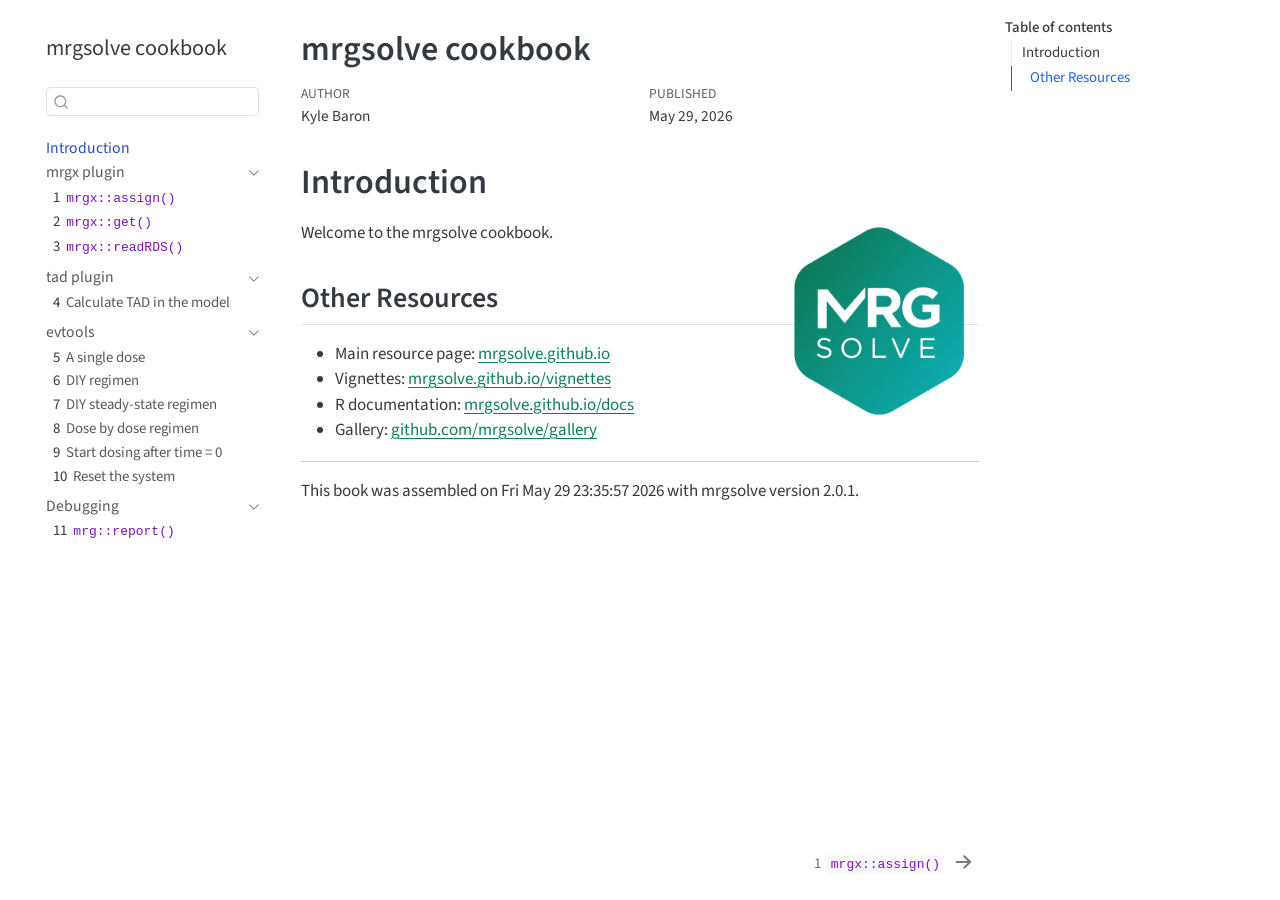
<file: docs/index.html>
<!DOCTYPE html>
<html xmlns="http://www.w3.org/1999/xhtml" lang="en" xml:lang="en"><head>

<meta charset="utf-8">
<meta name="generator" content="quarto-1.9.37">

<meta name="viewport" content="width=device-width, initial-scale=1.0, user-scalable=yes">

<meta name="author" content="Kyle Baron">
<meta name="dcterms.date" content="2026-05-29">

<title>mrgsolve cookbook</title>
<style>
/* Default styles provided by pandoc.
** See https://pandoc.org/MANUAL.html#variables-for-html for config info.
*/
code{white-space: pre-wrap;}
span.smallcaps{font-variant: small-caps;}
div.columns{display: flex; gap: min(4vw, 1.5em);}
div.column{flex: auto; overflow-x: auto;}
div.hanging-indent{margin-left: 1.5em; text-indent: -1.5em;}
ul.task-list{list-style: none;}
ul.task-list li input[type="checkbox"] {
  width: 0.8em;
  margin: 0 0.8em 0.2em -1em; /* quarto-specific, see https://github.com/quarto-dev/quarto-cli/issues/4556 */ 
  vertical-align: middle;
}
</style>


<script src="site_libs/quarto-nav/quarto-nav.js"></script>
<script src="site_libs/quarto-nav/headroom.min.js"></script>
<script src="site_libs/clipboard/clipboard.min.js"></script>
<script src="site_libs/quarto-search/autocomplete.umd.js"></script>
<script src="site_libs/quarto-search/fuse.min.js"></script>
<script src="site_libs/quarto-search/quarto-search.js"></script>
<meta name="quarto:offset" content="./">
<link href="./mrgx-assign.html" rel="next">
<link href="./images/MRG-Solve-Hex.png" rel="icon" type="image/png">
<script src="site_libs/quarto-html/quarto.js" type="module"></script>
<script src="site_libs/quarto-html/tabsets/tabsets.js" type="module"></script>
<script src="site_libs/quarto-html/popper.min.js"></script>
<script src="site_libs/quarto-html/tippy.umd.min.js"></script>
<script src="site_libs/quarto-html/anchor.min.js"></script>
<link href="site_libs/quarto-html/tippy.css" rel="stylesheet">
<link href="site_libs/quarto-html/quarto-syntax-highlighting-7f8f88aac4f3542376d5c11b86a4c14d.css" rel="stylesheet" id="quarto-text-highlighting-styles">
<script src="site_libs/bootstrap/bootstrap.min.js"></script>
<link href="site_libs/bootstrap/bootstrap-icons.css" rel="stylesheet">
<link href="site_libs/bootstrap/bootstrap-fcea66d32851c3decd982b1877fc33de.min.css" rel="stylesheet" append-hash="true" id="quarto-bootstrap" data-mode="light">
<script id="quarto-search-options" type="application/json">{
  "location": "sidebar",
  "copy-button": false,
  "collapse-after": 3,
  "panel-placement": "start",
  "type": "textbox",
  "limit": 50,
  "keyboard-shortcut": [
    "f",
    "/",
    "s"
  ],
  "show-item-context": false,
  "language": {
    "search-no-results-text": "No results",
    "search-matching-documents-text": "matching documents",
    "search-copy-link-title": "Copy link to search",
    "search-hide-matches-text": "Hide additional matches",
    "search-more-match-text": "more match in this document",
    "search-more-matches-text": "more matches in this document",
    "search-clear-button-title": "Clear",
    "search-text-placeholder": "",
    "search-detached-cancel-button-title": "Cancel",
    "search-submit-button-title": "Submit",
    "search-label": "Search"
  }
}</script>


</head>

<body class="nav-sidebar floating quarto-light">

<div id="quarto-search-results"></div>
  <header id="quarto-header" class="headroom fixed-top">
  <nav class="quarto-secondary-nav">
    <div class="container-fluid d-flex">
      <button type="button" class="quarto-btn-toggle btn" data-bs-toggle="collapse" role="button" data-bs-target=".quarto-sidebar-collapse-item" aria-controls="quarto-sidebar" aria-expanded="false" aria-label="Toggle sidebar navigation" onclick="if (window.quartoToggleHeadroom) { window.quartoToggleHeadroom(); }">
        <i class="bi bi-layout-text-sidebar-reverse"></i>
      </button>
        <nav class="quarto-page-breadcrumbs" aria-label="breadcrumb"><ol class="breadcrumb"><li class="breadcrumb-item"><a href="./index.html">Introduction</a></li></ol></nav>
        <a class="flex-grow-1" role="navigation" data-bs-toggle="collapse" data-bs-target=".quarto-sidebar-collapse-item" aria-controls="quarto-sidebar" aria-expanded="false" aria-label="Toggle sidebar navigation" onclick="if (window.quartoToggleHeadroom) { window.quartoToggleHeadroom(); }">      
        </a>
      <button type="button" class="btn quarto-search-button" aria-label="Search" onclick="window.quartoOpenSearch();">
        <i class="bi bi-search"></i>
      </button>
    </div>
  </nav>
</header>
<!-- content -->
<div id="quarto-content" class="quarto-container page-columns page-rows-contents page-layout-article">
<!-- sidebar -->
  <nav id="quarto-sidebar" class="sidebar collapse collapse-horizontal quarto-sidebar-collapse-item sidebar-navigation floating overflow-auto">
    <div class="pt-lg-2 mt-2 text-left sidebar-header">
    <div class="sidebar-title mb-0 py-0">
      <a href="./">mrgsolve cookbook</a> 
    </div>
      </div>
        <div class="mt-2 flex-shrink-0 align-items-center">
        <div class="sidebar-search">
        <div id="quarto-search" class="" title="Search"></div>
        </div>
        </div>
    <div class="sidebar-menu-container"> 
    <ul class="list-unstyled mt-1">
        <li class="sidebar-item">
  <div class="sidebar-item-container"> 
  <a href="./index.html" class="sidebar-item-text sidebar-link active">
 <span class="menu-text">Introduction</span></a>
  </div>
</li>
        <li class="sidebar-item sidebar-item-section">
      <div class="sidebar-item-container"> 
            <a class="sidebar-item-text sidebar-link text-start" data-bs-toggle="collapse" data-bs-target="#quarto-sidebar-section-1" role="navigation" aria-expanded="true">
 <span class="menu-text">mrgx plugin</span></a>
          <a class="sidebar-item-toggle text-start" data-bs-toggle="collapse" data-bs-target="#quarto-sidebar-section-1" role="navigation" aria-expanded="true" aria-label="Toggle section">
            <i class="bi bi-chevron-right ms-2"></i>
          </a> 
      </div>
      <ul id="quarto-sidebar-section-1" class="collapse list-unstyled sidebar-section depth1 show">  
          <li class="sidebar-item">
  <div class="sidebar-item-container"> 
  <a href="./mrgx-assign.html" class="sidebar-item-text sidebar-link">
 <span class="menu-text"><span class="chapter-number">1</span>&nbsp; <span class="chapter-title"><code>mrgx::assign()</code></span></span></a>
  </div>
</li>
          <li class="sidebar-item">
  <div class="sidebar-item-container"> 
  <a href="./mrgx-get.html" class="sidebar-item-text sidebar-link">
 <span class="menu-text"><span class="chapter-number">2</span>&nbsp; <span class="chapter-title"><code>mrgx::get()</code></span></span></a>
  </div>
</li>
          <li class="sidebar-item">
  <div class="sidebar-item-container"> 
  <a href="./mrgx-rds.html" class="sidebar-item-text sidebar-link">
 <span class="menu-text"><span class="chapter-number">3</span>&nbsp; <span class="chapter-title"><code>mrgx::readRDS()</code></span></span></a>
  </div>
</li>
      </ul>
  </li>
        <li class="sidebar-item sidebar-item-section">
      <div class="sidebar-item-container"> 
            <a class="sidebar-item-text sidebar-link text-start" data-bs-toggle="collapse" data-bs-target="#quarto-sidebar-section-2" role="navigation" aria-expanded="true">
 <span class="menu-text">tad plugin</span></a>
          <a class="sidebar-item-toggle text-start" data-bs-toggle="collapse" data-bs-target="#quarto-sidebar-section-2" role="navigation" aria-expanded="true" aria-label="Toggle section">
            <i class="bi bi-chevron-right ms-2"></i>
          </a> 
      </div>
      <ul id="quarto-sidebar-section-2" class="collapse list-unstyled sidebar-section depth1 show">  
          <li class="sidebar-item">
  <div class="sidebar-item-container"> 
  <a href="./tad.html" class="sidebar-item-text sidebar-link">
 <span class="menu-text"><span class="chapter-number">4</span>&nbsp; <span class="chapter-title">Calculate TAD in the model</span></span></a>
  </div>
</li>
      </ul>
  </li>
        <li class="sidebar-item sidebar-item-section">
      <div class="sidebar-item-container"> 
            <a class="sidebar-item-text sidebar-link text-start" data-bs-toggle="collapse" data-bs-target="#quarto-sidebar-section-3" role="navigation" aria-expanded="true">
 <span class="menu-text">evtools</span></a>
          <a class="sidebar-item-toggle text-start" data-bs-toggle="collapse" data-bs-target="#quarto-sidebar-section-3" role="navigation" aria-expanded="true" aria-label="Toggle section">
            <i class="bi bi-chevron-right ms-2"></i>
          </a> 
      </div>
      <ul id="quarto-sidebar-section-3" class="collapse list-unstyled sidebar-section depth1 show">  
          <li class="sidebar-item">
  <div class="sidebar-item-container"> 
  <a href="./evtools-0.html" class="sidebar-item-text sidebar-link">
 <span class="menu-text"><span class="chapter-number">5</span>&nbsp; <span class="chapter-title">A single dose</span></span></a>
  </div>
</li>
          <li class="sidebar-item">
  <div class="sidebar-item-container"> 
  <a href="./evtools-1.html" class="sidebar-item-text sidebar-link">
 <span class="menu-text"><span class="chapter-number">6</span>&nbsp; <span class="chapter-title">DIY regimen</span></span></a>
  </div>
</li>
          <li class="sidebar-item">
  <div class="sidebar-item-container"> 
  <a href="./evtools-2.html" class="sidebar-item-text sidebar-link">
 <span class="menu-text"><span class="chapter-number">7</span>&nbsp; <span class="chapter-title">DIY steady-state regimen</span></span></a>
  </div>
</li>
          <li class="sidebar-item">
  <div class="sidebar-item-container"> 
  <a href="./evtools-3-4.html" class="sidebar-item-text sidebar-link">
 <span class="menu-text"><span class="chapter-number">8</span>&nbsp; <span class="chapter-title">Dose by dose regimen</span></span></a>
  </div>
</li>
          <li class="sidebar-item">
  <div class="sidebar-item-container"> 
  <a href="./evtools-5.html" class="sidebar-item-text sidebar-link">
 <span class="menu-text"><span class="chapter-number">9</span>&nbsp; <span class="chapter-title">Start dosing after time = 0</span></span></a>
  </div>
</li>
          <li class="sidebar-item">
  <div class="sidebar-item-container"> 
  <a href="./evtools-6.html" class="sidebar-item-text sidebar-link">
 <span class="menu-text"><span class="chapter-number">10</span>&nbsp; <span class="chapter-title">Reset the system</span></span></a>
  </div>
</li>
      </ul>
  </li>
        <li class="sidebar-item sidebar-item-section">
      <div class="sidebar-item-container"> 
            <a class="sidebar-item-text sidebar-link text-start" data-bs-toggle="collapse" data-bs-target="#quarto-sidebar-section-4" role="navigation" aria-expanded="true">
 <span class="menu-text">Debugging</span></a>
          <a class="sidebar-item-toggle text-start" data-bs-toggle="collapse" data-bs-target="#quarto-sidebar-section-4" role="navigation" aria-expanded="true" aria-label="Toggle section">
            <i class="bi bi-chevron-right ms-2"></i>
          </a> 
      </div>
      <ul id="quarto-sidebar-section-4" class="collapse list-unstyled sidebar-section depth1 show">  
          <li class="sidebar-item">
  <div class="sidebar-item-container"> 
  <a href="./mrg-report.html" class="sidebar-item-text sidebar-link">
 <span class="menu-text"><span class="chapter-number">11</span>&nbsp; <span class="chapter-title"><code>mrg::report()</code></span></span></a>
  </div>
</li>
      </ul>
  </li>
    </ul>
    </div>
</nav>
<div id="quarto-sidebar-glass" class="quarto-sidebar-collapse-item" data-bs-toggle="collapse" data-bs-target=".quarto-sidebar-collapse-item"></div>
<!-- margin-sidebar -->
    <div id="quarto-margin-sidebar" class="sidebar margin-sidebar">
        <nav id="TOC" role="doc-toc" class="toc-active">
    <h2 id="toc-title">Table of contents</h2>
   
  <ul>
  <li><a href="#introduction" id="toc-introduction" class="nav-link active" data-scroll-target="#introduction">Introduction</a>
  <ul class="collapse">
  <li><a href="#other-resources" id="toc-other-resources" class="nav-link" data-scroll-target="#other-resources">Other Resources</a></li>
  </ul></li>
  </ul>
</nav>
    </div>
<!-- main -->
<main class="content" id="quarto-document-content">

<header id="title-block-header" class="quarto-title-block default">
<div class="quarto-title">
<h1 class="title">mrgsolve cookbook</h1>
</div>



<div class="quarto-title-meta">

    <div>
    <div class="quarto-title-meta-heading">Author</div>
    <div class="quarto-title-meta-contents">
             <p>Kyle Baron </p>
          </div>
  </div>
    
    <div>
    <div class="quarto-title-meta-heading">Published</div>
    <div class="quarto-title-meta-contents">
      <p class="date">May 29, 2026</p>
    </div>
  </div>
  
    
  </div>
  


</header>


<section id="introduction" class="level1 unnumbered">
<h1 class="unnumbered">Introduction</h1>
<p><img src="images/MRG-Solve-Hex.png" align="right" width="200px"> Welcome to the mrgsolve cookbook.</p>
<section id="other-resources" class="level2 unnumbered">
<h2 class="unnumbered anchored" data-anchor-id="other-resources">Other Resources</h2>
<ul>
<li>Main resource page: <a href="https://mrgsolve.github.io">mrgsolve.github.io</a></li>
<li>Vignettes: <a href="https://mrgsolve.github.io/vignettes">mrgsolve.github.io/vignettes</a></li>
<li>R documentation: <a href="https://mrgsolve.github.io/docs">mrgsolve.github.io/docs</a></li>
<li>Gallery: <a href="https://github.com/mrgsolve/gallery">github.com/mrgsolve/gallery</a></li>
</ul>
<hr>
<p>This book was assembled on Fri May 29 23:35:57 2026 with mrgsolve version 2.0.1.</p>


</section>
</section>

</main> <!-- /main -->
<script id="quarto-html-after-body" type="application/javascript">
  window.document.addEventListener("DOMContentLoaded", function (event) {
    const icon = "";
    const anchorJS = new window.AnchorJS();
    anchorJS.options = {
      placement: 'right',
      icon: icon
    };
    anchorJS.add('.anchored');
    const isCodeAnnotation = (el) => {
      for (const clz of el.classList) {
        if (clz.startsWith('code-annotation-')) {                     
          return true;
        }
      }
      return false;
    }
    const onCopySuccess = function(e) {
      // button target
      const button = e.trigger;
      // don't keep focus
      button.blur();
      // flash "checked"
      button.classList.add('code-copy-button-checked');
      var currentTitle = button.getAttribute("title");
      button.setAttribute("title", "Copied!");
      let tooltip;
      if (window.bootstrap) {
        button.setAttribute("data-bs-toggle", "tooltip");
        button.setAttribute("data-bs-placement", "left");
        button.setAttribute("data-bs-title", "Copied!");
        tooltip = new bootstrap.Tooltip(button, 
          { trigger: "manual", 
            customClass: "code-copy-button-tooltip",
            offset: [0, -8]});
        tooltip.show();    
      }
      setTimeout(function() {
        if (tooltip) {
          tooltip.hide();
          button.removeAttribute("data-bs-title");
          button.removeAttribute("data-bs-toggle");
          button.removeAttribute("data-bs-placement");
        }
        button.setAttribute("title", currentTitle);
        button.classList.remove('code-copy-button-checked');
      }, 1000);
      // clear code selection
      e.clearSelection();
    }
    const getTextToCopy = function(trigger) {
      const outerScaffold = trigger.parentElement.cloneNode(true);
      const codeEl = outerScaffold.querySelector('code');
      for (const childEl of codeEl.children) {
        if (isCodeAnnotation(childEl)) {
          childEl.remove();
        }
      }
      return codeEl.innerText;
    }
    const clipboard = new window.ClipboardJS('.code-copy-button:not([data-in-quarto-modal])', {
      text: getTextToCopy
    });
    clipboard.on('success', onCopySuccess);
    if (window.document.getElementById('quarto-embedded-source-code-modal')) {
      const clipboardModal = new window.ClipboardJS('.code-copy-button[data-in-quarto-modal]', {
        text: getTextToCopy,
        container: window.document.getElementById('quarto-embedded-source-code-modal')
      });
      clipboardModal.on('success', onCopySuccess);
    }
      var localhostRegex = new RegExp(/^(?:http|https):\/\/localhost\:?[0-9]*\//);
      var mailtoRegex = new RegExp(/^mailto:/);
        var filterRegex = new RegExp('/' + window.location.host + '/');
      var isInternal = (href) => {
          return filterRegex.test(href) || localhostRegex.test(href) || mailtoRegex.test(href);
      }
      // Inspect non-navigation links and adorn them if external
     var links = window.document.querySelectorAll('a[href]:not(.nav-link):not(.navbar-brand):not(.toc-action):not(.sidebar-link):not(.sidebar-item-toggle):not(.pagination-link):not(.no-external):not([aria-hidden]):not(.dropdown-item):not(.quarto-navigation-tool):not(.about-link)');
      for (var i=0; i<links.length; i++) {
        const link = links[i];
        if (!isInternal(link.href)) {
          // undo the damage that might have been done by quarto-nav.js in the case of
          // links that we want to consider external
          if (link.dataset.originalHref !== undefined) {
            link.href = link.dataset.originalHref;
          }
        }
      }
    function tippyHover(el, contentFn, onTriggerFn, onUntriggerFn) {
      const config = {
        allowHTML: true,
        maxWidth: 500,
        delay: 100,
        arrow: false,
        appendTo: function(el) {
            return el.parentElement;
        },
        interactive: true,
        interactiveBorder: 10,
        theme: 'quarto',
        placement: 'bottom-start',
      };
      if (contentFn) {
        config.content = contentFn;
      }
      if (onTriggerFn) {
        config.onTrigger = onTriggerFn;
      }
      if (onUntriggerFn) {
        config.onUntrigger = onUntriggerFn;
      }
      window.tippy(el, config); 
    }
    const noterefs = window.document.querySelectorAll('a[role="doc-noteref"]');
    for (var i=0; i<noterefs.length; i++) {
      const ref = noterefs[i];
      tippyHover(ref, function() {
        // use id or data attribute instead here
        let href = ref.getAttribute('data-footnote-href') || ref.getAttribute('href');
        try { href = new URL(href).hash; } catch {}
        const id = href.replace(/^#\/?/, "");
        const note = window.document.getElementById(id);
        if (note) {
          return note.innerHTML;
        } else {
          return "";
        }
      });
    }
    const xrefs = window.document.querySelectorAll('a.quarto-xref');
    const processXRef = (id, note) => {
      // Strip column container classes
      const stripColumnClz = (el) => {
        el.classList.remove("page-full", "page-columns");
        if (el.children) {
          for (const child of el.children) {
            stripColumnClz(child);
          }
        }
      }
      stripColumnClz(note)
      if (id === null || id.startsWith('sec-')) {
        // Special case sections, only their first couple elements
        const container = document.createElement("div");
        if (note.children && note.children.length > 2) {
          container.appendChild(note.children[0].cloneNode(true));
          for (let i = 1; i < note.children.length; i++) {
            const child = note.children[i];
            if (child.tagName === "P" && child.innerText === "") {
              continue;
            } else {
              container.appendChild(child.cloneNode(true));
              break;
            }
          }
          if (window.Quarto?.typesetMath) {
            window.Quarto.typesetMath(container);
          }
          return container.innerHTML
        } else {
          if (window.Quarto?.typesetMath) {
            window.Quarto.typesetMath(note);
          }
          return note.innerHTML;
        }
      } else {
        // Remove any anchor links if they are present
        const anchorLink = note.querySelector('a.anchorjs-link');
        if (anchorLink) {
          anchorLink.remove();
        }
        if (window.Quarto?.typesetMath) {
          window.Quarto.typesetMath(note);
        }
        if (note.classList.contains("callout")) {
          return note.outerHTML;
        } else {
          return note.innerHTML;
        }
      }
    }
    for (var i=0; i<xrefs.length; i++) {
      const xref = xrefs[i];
      tippyHover(xref, undefined, function(instance) {
        instance.disable();
        let url = xref.getAttribute('href');
        let hash = undefined; 
        if (url.startsWith('#')) {
          hash = url;
        } else {
          try { hash = new URL(url).hash; } catch {}
        }
        if (hash) {
          const id = hash.replace(/^#\/?/, "");
          const note = window.document.getElementById(id);
          if (note !== null) {
            try {
              const html = processXRef(id, note.cloneNode(true));
              instance.setContent(html);
            } finally {
              instance.enable();
              instance.show();
            }
          } else {
            // See if we can fetch this
            fetch(url.split('#')[0])
            .then(res => res.text())
            .then(html => {
              const parser = new DOMParser();
              const htmlDoc = parser.parseFromString(html, "text/html");
              const note = htmlDoc.getElementById(id);
              if (note !== null) {
                const html = processXRef(id, note);
                instance.setContent(html);
              } 
            }).finally(() => {
              instance.enable();
              instance.show();
            });
          }
        } else {
          // See if we can fetch a full url (with no hash to target)
          // This is a special case and we should probably do some content thinning / targeting
          fetch(url)
          .then(res => res.text())
          .then(html => {
            const parser = new DOMParser();
            const htmlDoc = parser.parseFromString(html, "text/html");
            const note = htmlDoc.querySelector('main.content');
            if (note !== null) {
              // This should only happen for chapter cross references
              // (since there is no id in the URL)
              // remove the first header
              if (note.children.length > 0 && note.children[0].tagName === "HEADER") {
                note.children[0].remove();
              }
              const html = processXRef(null, note);
              instance.setContent(html);
            } 
          }).finally(() => {
            instance.enable();
            instance.show();
          });
        }
      }, function(instance) {
      });
    }
        let selectedAnnoteEl;
        const selectorForAnnotation = ( cell, annotation) => {
          let cellAttr = 'data-code-cell="' + cell + '"';
          let lineAttr = 'data-code-annotation="' +  annotation + '"';
          const selector = 'span[' + cellAttr + '][' + lineAttr + ']';
          return selector;
        }
        const selectCodeLines = (annoteEl) => {
          const doc = window.document;
          const targetCell = annoteEl.getAttribute("data-target-cell");
          const targetAnnotation = annoteEl.getAttribute("data-target-annotation");
          const annoteSpan = window.document.querySelector(selectorForAnnotation(targetCell, targetAnnotation));
          const lines = annoteSpan.getAttribute("data-code-lines").split(",");
          const lineIds = lines.map((line) => {
            return targetCell + "-" + line;
          })
          let top = null;
          let height = null;
          let parent = null;
          if (lineIds.length > 0) {
              //compute the position of the single el (top and bottom and make a div)
              const el = window.document.getElementById(lineIds[0]);
              top = el.offsetTop;
              height = el.offsetHeight;
              parent = el.parentElement.parentElement;
            if (lineIds.length > 1) {
              const lastEl = window.document.getElementById(lineIds[lineIds.length - 1]);
              const bottom = lastEl.offsetTop + lastEl.offsetHeight;
              height = bottom - top;
            }
            if (top !== null && height !== null && parent !== null) {
              // cook up a div (if necessary) and position it 
              let div = window.document.getElementById("code-annotation-line-highlight");
              if (div === null) {
                div = window.document.createElement("div");
                div.setAttribute("id", "code-annotation-line-highlight");
                div.style.position = 'absolute';
                parent.appendChild(div);
              }
              div.style.top = top - 2 + "px";
              div.style.height = height + 4 + "px";
              div.style.left = 0;
              let gutterDiv = window.document.getElementById("code-annotation-line-highlight-gutter");
              if (gutterDiv === null) {
                gutterDiv = window.document.createElement("div");
                gutterDiv.setAttribute("id", "code-annotation-line-highlight-gutter");
                gutterDiv.style.position = 'absolute';
                const codeCell = window.document.getElementById(targetCell);
                const gutter = codeCell.querySelector('.code-annotation-gutter');
                gutter.appendChild(gutterDiv);
              }
              gutterDiv.style.top = top - 2 + "px";
              gutterDiv.style.height = height + 4 + "px";
            }
            selectedAnnoteEl = annoteEl;
          }
        };
        const unselectCodeLines = () => {
          const elementsIds = ["code-annotation-line-highlight", "code-annotation-line-highlight-gutter"];
          elementsIds.forEach((elId) => {
            const div = window.document.getElementById(elId);
            if (div) {
              div.remove();
            }
          });
          selectedAnnoteEl = undefined;
        };
          // Handle positioning of the toggle
      window.addEventListener(
        "resize",
        throttle(() => {
          elRect = undefined;
          if (selectedAnnoteEl) {
            selectCodeLines(selectedAnnoteEl);
          }
        }, 10)
      );
      function throttle(fn, ms) {
      let throttle = false;
      let timer;
        return (...args) => {
          if(!throttle) { // first call gets through
              fn.apply(this, args);
              throttle = true;
          } else { // all the others get throttled
              if(timer) clearTimeout(timer); // cancel #2
              timer = setTimeout(() => {
                fn.apply(this, args);
                timer = throttle = false;
              }, ms);
          }
        };
      }
        // Attach click handler to the DT
        const annoteDls = window.document.querySelectorAll('dt[data-target-cell]');
        for (const annoteDlNode of annoteDls) {
          annoteDlNode.addEventListener('click', (event) => {
            const clickedEl = event.target;
            if (clickedEl !== selectedAnnoteEl) {
              unselectCodeLines();
              const activeEl = window.document.querySelector('dt[data-target-cell].code-annotation-active');
              if (activeEl) {
                activeEl.classList.remove('code-annotation-active');
              }
              selectCodeLines(clickedEl);
              clickedEl.classList.add('code-annotation-active');
            } else {
              // Unselect the line
              unselectCodeLines();
              clickedEl.classList.remove('code-annotation-active');
            }
          });
        }
    const findCites = (el) => {
      const parentEl = el.parentElement;
      if (parentEl) {
        const cites = parentEl.dataset.cites;
        if (cites) {
          return {
            el,
            cites: cites.split(' ')
          };
        } else {
          return findCites(el.parentElement)
        }
      } else {
        return undefined;
      }
    };
    var bibliorefs = window.document.querySelectorAll('a[role="doc-biblioref"]');
    for (var i=0; i<bibliorefs.length; i++) {
      const ref = bibliorefs[i];
      const citeInfo = findCites(ref);
      if (citeInfo) {
        tippyHover(citeInfo.el, function() {
          var popup = window.document.createElement('div');
          citeInfo.cites.forEach(function(cite) {
            var citeDiv = window.document.createElement('div');
            citeDiv.classList.add('hanging-indent');
            citeDiv.classList.add('csl-entry');
            var biblioDiv = window.document.getElementById('ref-' + cite);
            if (biblioDiv) {
              citeDiv.innerHTML = biblioDiv.innerHTML;
            }
            popup.appendChild(citeDiv);
          });
          return popup.innerHTML;
        });
      }
    }
  });
  </script>
<nav class="page-navigation">
  <div class="nav-page nav-page-previous">
  </div>
  <div class="nav-page nav-page-next">
      <a href="./mrgx-assign.html" class="pagination-link" aria-label="`mrgx::assign()`">
        <span class="nav-page-text"><span class="chapter-number">1</span>&nbsp; <span class="chapter-title"><code>mrgx::assign()</code></span></span> <i class="bi bi-arrow-right-short"></i>
      </a>
  </div>
</nav>
</div> <!-- /content -->




</body></html>
</file>
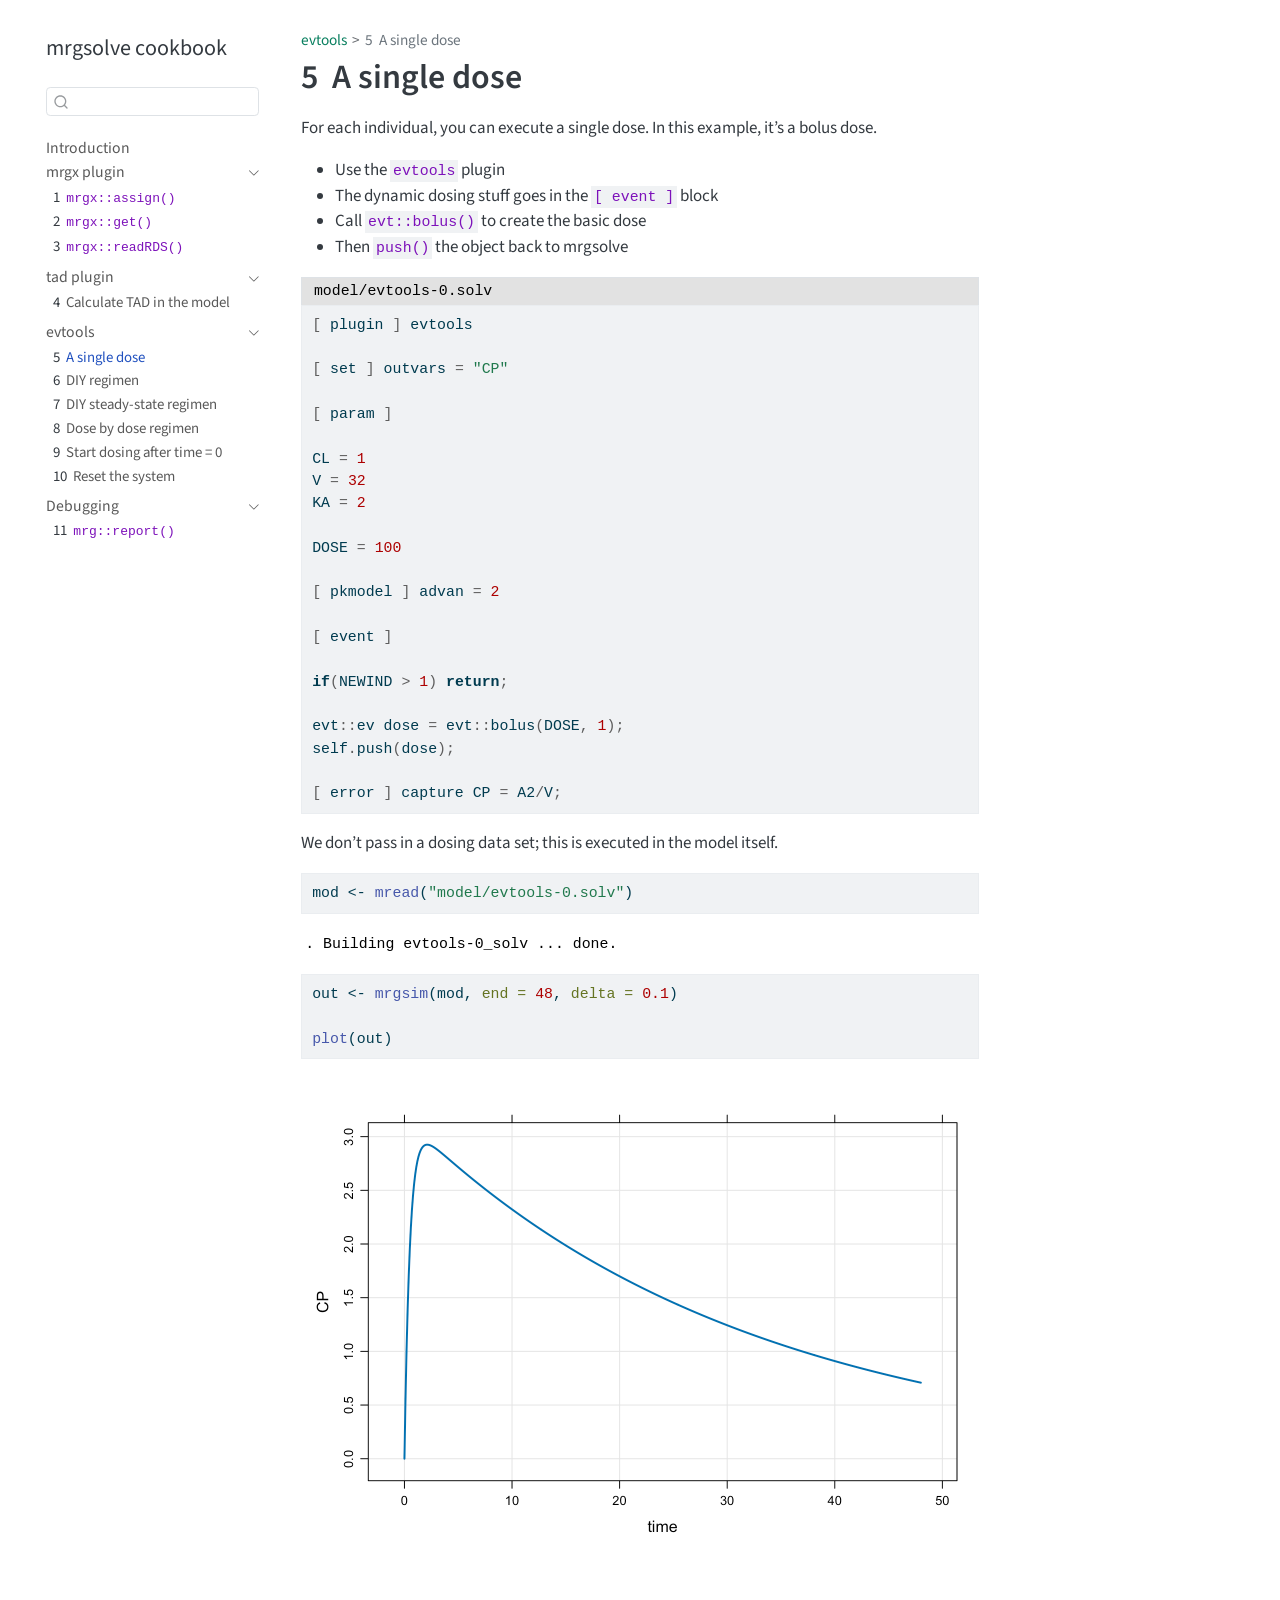
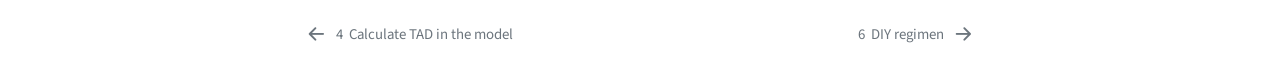
<file: docs/evtools-0.html>
<!DOCTYPE html>
<html xmlns="http://www.w3.org/1999/xhtml" lang="en" xml:lang="en"><head>

<meta charset="utf-8">
<meta name="generator" content="quarto-1.9.37">

<meta name="viewport" content="width=device-width, initial-scale=1.0, user-scalable=yes">


<title>5&nbsp; A single dose – mrgsolve cookbook</title>
<style>
/* Default styles provided by pandoc.
** See https://pandoc.org/MANUAL.html#variables-for-html for config info.
*/
code{white-space: pre-wrap;}
span.smallcaps{font-variant: small-caps;}
div.columns{display: flex; gap: min(4vw, 1.5em);}
div.column{flex: auto; overflow-x: auto;}
div.hanging-indent{margin-left: 1.5em; text-indent: -1.5em;}
ul.task-list{list-style: none;}
ul.task-list li input[type="checkbox"] {
  width: 0.8em;
  margin: 0 0.8em 0.2em -1em; /* quarto-specific, see https://github.com/quarto-dev/quarto-cli/issues/4556 */ 
  vertical-align: middle;
}
/* CSS for syntax highlighting */
html { -webkit-text-size-adjust: 100%; }
pre > code.sourceCode { white-space: pre; position: relative; }
pre > code.sourceCode > span { display: inline-block; line-height: 1.25; }
pre > code.sourceCode > span:empty { height: 1.2em; }
.sourceCode { overflow: visible; }
code.sourceCode > span { color: inherit; text-decoration: inherit; }
div.sourceCode { margin: 1em 0; }
pre.sourceCode { margin: 0; }
@media screen {
div.sourceCode { overflow: auto; }
}
@media print {
pre > code.sourceCode { white-space: pre-wrap; }
pre > code.sourceCode > span { text-indent: -5em; padding-left: 5em; }
}
pre.numberSource code
  { counter-reset: source-line 0; }
pre.numberSource code > span
  { position: relative; left: -4em; counter-increment: source-line; }
pre.numberSource code > span > a:first-child::before
  { content: counter(source-line);
    position: relative; left: -1em; text-align: right; vertical-align: baseline;
    border: none; display: inline-block;
    -webkit-touch-callout: none; -webkit-user-select: none;
    -khtml-user-select: none; -moz-user-select: none;
    -ms-user-select: none; user-select: none;
    padding: 0 4px; width: 4em;
  }
pre.numberSource { margin-left: 3em;  padding-left: 4px; }
div.sourceCode
  {   }
@media screen {
pre > code.sourceCode > span > a:first-child::before { text-decoration: underline; }
}
</style>


<script src="site_libs/quarto-nav/quarto-nav.js"></script>
<script src="site_libs/quarto-nav/headroom.min.js"></script>
<script src="site_libs/clipboard/clipboard.min.js"></script>
<script src="site_libs/quarto-search/autocomplete.umd.js"></script>
<script src="site_libs/quarto-search/fuse.min.js"></script>
<script src="site_libs/quarto-search/quarto-search.js"></script>
<meta name="quarto:offset" content="./">
<link href="./evtools-1.html" rel="next">
<link href="./tad.html" rel="prev">
<link href="./images/MRG-Solve-Hex.png" rel="icon" type="image/png">
<script src="site_libs/quarto-html/quarto.js" type="module"></script>
<script src="site_libs/quarto-html/tabsets/tabsets.js" type="module"></script>
<script src="site_libs/quarto-html/popper.min.js"></script>
<script src="site_libs/quarto-html/tippy.umd.min.js"></script>
<script src="site_libs/quarto-html/anchor.min.js"></script>
<link href="site_libs/quarto-html/tippy.css" rel="stylesheet">
<link href="site_libs/quarto-html/quarto-syntax-highlighting-7f8f88aac4f3542376d5c11b86a4c14d.css" rel="stylesheet" id="quarto-text-highlighting-styles">
<script src="site_libs/bootstrap/bootstrap.min.js"></script>
<link href="site_libs/bootstrap/bootstrap-icons.css" rel="stylesheet">
<link href="site_libs/bootstrap/bootstrap-fcea66d32851c3decd982b1877fc33de.min.css" rel="stylesheet" append-hash="true" id="quarto-bootstrap" data-mode="light">
<script id="quarto-search-options" type="application/json">{
  "location": "sidebar",
  "copy-button": false,
  "collapse-after": 3,
  "panel-placement": "start",
  "type": "textbox",
  "limit": 50,
  "keyboard-shortcut": [
    "f",
    "/",
    "s"
  ],
  "show-item-context": false,
  "language": {
    "search-no-results-text": "No results",
    "search-matching-documents-text": "matching documents",
    "search-copy-link-title": "Copy link to search",
    "search-hide-matches-text": "Hide additional matches",
    "search-more-match-text": "more match in this document",
    "search-more-matches-text": "more matches in this document",
    "search-clear-button-title": "Clear",
    "search-text-placeholder": "",
    "search-detached-cancel-button-title": "Cancel",
    "search-submit-button-title": "Submit",
    "search-label": "Search"
  }
}</script>


</head>

<body class="nav-sidebar floating quarto-light">

<div id="quarto-search-results"></div>
  <header id="quarto-header" class="headroom fixed-top">
  <nav class="quarto-secondary-nav">
    <div class="container-fluid d-flex">
      <button type="button" class="quarto-btn-toggle btn" data-bs-toggle="collapse" role="button" data-bs-target=".quarto-sidebar-collapse-item" aria-controls="quarto-sidebar" aria-expanded="false" aria-label="Toggle sidebar navigation" onclick="if (window.quartoToggleHeadroom) { window.quartoToggleHeadroom(); }">
        <i class="bi bi-layout-text-sidebar-reverse"></i>
      </button>
        <nav class="quarto-page-breadcrumbs" aria-label="breadcrumb"><ol class="breadcrumb"><li class="breadcrumb-item"><a href="./evtools-0.html">evtools</a></li><li class="breadcrumb-item"><a href="./evtools-0.html"><span class="chapter-number">5</span>&nbsp; <span class="chapter-title">A single dose</span></a></li></ol></nav>
        <a class="flex-grow-1" role="navigation" data-bs-toggle="collapse" data-bs-target=".quarto-sidebar-collapse-item" aria-controls="quarto-sidebar" aria-expanded="false" aria-label="Toggle sidebar navigation" onclick="if (window.quartoToggleHeadroom) { window.quartoToggleHeadroom(); }">      
        </a>
      <button type="button" class="btn quarto-search-button" aria-label="Search" onclick="window.quartoOpenSearch();">
        <i class="bi bi-search"></i>
      </button>
    </div>
  </nav>
</header>
<!-- content -->
<div id="quarto-content" class="quarto-container page-columns page-rows-contents page-layout-article">
<!-- sidebar -->
  <nav id="quarto-sidebar" class="sidebar collapse collapse-horizontal quarto-sidebar-collapse-item sidebar-navigation floating overflow-auto">
    <div class="pt-lg-2 mt-2 text-left sidebar-header">
    <div class="sidebar-title mb-0 py-0">
      <a href="./">mrgsolve cookbook</a> 
    </div>
      </div>
        <div class="mt-2 flex-shrink-0 align-items-center">
        <div class="sidebar-search">
        <div id="quarto-search" class="" title="Search"></div>
        </div>
        </div>
    <div class="sidebar-menu-container"> 
    <ul class="list-unstyled mt-1">
        <li class="sidebar-item">
  <div class="sidebar-item-container"> 
  <a href="./index.html" class="sidebar-item-text sidebar-link">
 <span class="menu-text">Introduction</span></a>
  </div>
</li>
        <li class="sidebar-item sidebar-item-section">
      <div class="sidebar-item-container"> 
            <a class="sidebar-item-text sidebar-link text-start" data-bs-toggle="collapse" data-bs-target="#quarto-sidebar-section-1" role="navigation" aria-expanded="true">
 <span class="menu-text">mrgx plugin</span></a>
          <a class="sidebar-item-toggle text-start" data-bs-toggle="collapse" data-bs-target="#quarto-sidebar-section-1" role="navigation" aria-expanded="true" aria-label="Toggle section">
            <i class="bi bi-chevron-right ms-2"></i>
          </a> 
      </div>
      <ul id="quarto-sidebar-section-1" class="collapse list-unstyled sidebar-section depth1 show">  
          <li class="sidebar-item">
  <div class="sidebar-item-container"> 
  <a href="./mrgx-assign.html" class="sidebar-item-text sidebar-link">
 <span class="menu-text"><span class="chapter-number">1</span>&nbsp; <span class="chapter-title"><code>mrgx::assign()</code></span></span></a>
  </div>
</li>
          <li class="sidebar-item">
  <div class="sidebar-item-container"> 
  <a href="./mrgx-get.html" class="sidebar-item-text sidebar-link">
 <span class="menu-text"><span class="chapter-number">2</span>&nbsp; <span class="chapter-title"><code>mrgx::get()</code></span></span></a>
  </div>
</li>
          <li class="sidebar-item">
  <div class="sidebar-item-container"> 
  <a href="./mrgx-rds.html" class="sidebar-item-text sidebar-link">
 <span class="menu-text"><span class="chapter-number">3</span>&nbsp; <span class="chapter-title"><code>mrgx::readRDS()</code></span></span></a>
  </div>
</li>
      </ul>
  </li>
        <li class="sidebar-item sidebar-item-section">
      <div class="sidebar-item-container"> 
            <a class="sidebar-item-text sidebar-link text-start" data-bs-toggle="collapse" data-bs-target="#quarto-sidebar-section-2" role="navigation" aria-expanded="true">
 <span class="menu-text">tad plugin</span></a>
          <a class="sidebar-item-toggle text-start" data-bs-toggle="collapse" data-bs-target="#quarto-sidebar-section-2" role="navigation" aria-expanded="true" aria-label="Toggle section">
            <i class="bi bi-chevron-right ms-2"></i>
          </a> 
      </div>
      <ul id="quarto-sidebar-section-2" class="collapse list-unstyled sidebar-section depth1 show">  
          <li class="sidebar-item">
  <div class="sidebar-item-container"> 
  <a href="./tad.html" class="sidebar-item-text sidebar-link">
 <span class="menu-text"><span class="chapter-number">4</span>&nbsp; <span class="chapter-title">Calculate TAD in the model</span></span></a>
  </div>
</li>
      </ul>
  </li>
        <li class="sidebar-item sidebar-item-section">
      <div class="sidebar-item-container"> 
            <a class="sidebar-item-text sidebar-link text-start" data-bs-toggle="collapse" data-bs-target="#quarto-sidebar-section-3" role="navigation" aria-expanded="true">
 <span class="menu-text">evtools</span></a>
          <a class="sidebar-item-toggle text-start" data-bs-toggle="collapse" data-bs-target="#quarto-sidebar-section-3" role="navigation" aria-expanded="true" aria-label="Toggle section">
            <i class="bi bi-chevron-right ms-2"></i>
          </a> 
      </div>
      <ul id="quarto-sidebar-section-3" class="collapse list-unstyled sidebar-section depth1 show">  
          <li class="sidebar-item">
  <div class="sidebar-item-container"> 
  <a href="./evtools-0.html" class="sidebar-item-text sidebar-link active">
 <span class="menu-text"><span class="chapter-number">5</span>&nbsp; <span class="chapter-title">A single dose</span></span></a>
  </div>
</li>
          <li class="sidebar-item">
  <div class="sidebar-item-container"> 
  <a href="./evtools-1.html" class="sidebar-item-text sidebar-link">
 <span class="menu-text"><span class="chapter-number">6</span>&nbsp; <span class="chapter-title">DIY regimen</span></span></a>
  </div>
</li>
          <li class="sidebar-item">
  <div class="sidebar-item-container"> 
  <a href="./evtools-2.html" class="sidebar-item-text sidebar-link">
 <span class="menu-text"><span class="chapter-number">7</span>&nbsp; <span class="chapter-title">DIY steady-state regimen</span></span></a>
  </div>
</li>
          <li class="sidebar-item">
  <div class="sidebar-item-container"> 
  <a href="./evtools-3-4.html" class="sidebar-item-text sidebar-link">
 <span class="menu-text"><span class="chapter-number">8</span>&nbsp; <span class="chapter-title">Dose by dose regimen</span></span></a>
  </div>
</li>
          <li class="sidebar-item">
  <div class="sidebar-item-container"> 
  <a href="./evtools-5.html" class="sidebar-item-text sidebar-link">
 <span class="menu-text"><span class="chapter-number">9</span>&nbsp; <span class="chapter-title">Start dosing after time = 0</span></span></a>
  </div>
</li>
          <li class="sidebar-item">
  <div class="sidebar-item-container"> 
  <a href="./evtools-6.html" class="sidebar-item-text sidebar-link">
 <span class="menu-text"><span class="chapter-number">10</span>&nbsp; <span class="chapter-title">Reset the system</span></span></a>
  </div>
</li>
      </ul>
  </li>
        <li class="sidebar-item sidebar-item-section">
      <div class="sidebar-item-container"> 
            <a class="sidebar-item-text sidebar-link text-start" data-bs-toggle="collapse" data-bs-target="#quarto-sidebar-section-4" role="navigation" aria-expanded="true">
 <span class="menu-text">Debugging</span></a>
          <a class="sidebar-item-toggle text-start" data-bs-toggle="collapse" data-bs-target="#quarto-sidebar-section-4" role="navigation" aria-expanded="true" aria-label="Toggle section">
            <i class="bi bi-chevron-right ms-2"></i>
          </a> 
      </div>
      <ul id="quarto-sidebar-section-4" class="collapse list-unstyled sidebar-section depth1 show">  
          <li class="sidebar-item">
  <div class="sidebar-item-container"> 
  <a href="./mrg-report.html" class="sidebar-item-text sidebar-link">
 <span class="menu-text"><span class="chapter-number">11</span>&nbsp; <span class="chapter-title"><code>mrg::report()</code></span></span></a>
  </div>
</li>
      </ul>
  </li>
    </ul>
    </div>
</nav>
<div id="quarto-sidebar-glass" class="quarto-sidebar-collapse-item" data-bs-toggle="collapse" data-bs-target=".quarto-sidebar-collapse-item"></div>
<!-- margin-sidebar -->
    <div id="quarto-margin-sidebar" class="sidebar margin-sidebar zindex-bottom">
        
    </div>
<!-- main -->
<main class="content" id="quarto-document-content">

<header id="title-block-header" class="quarto-title-block default"><nav class="quarto-page-breadcrumbs quarto-title-breadcrumbs d-none d-lg-block" aria-label="breadcrumb"><ol class="breadcrumb"><li class="breadcrumb-item"><a href="./evtools-0.html">evtools</a></li><li class="breadcrumb-item"><a href="./evtools-0.html"><span class="chapter-number">5</span>&nbsp; <span class="chapter-title">A single dose</span></a></li></ol></nav>
<div class="quarto-title">
<h1 class="title"><span class="chapter-number">5</span>&nbsp; <span class="chapter-title">A single dose</span></h1>
</div>



<div class="quarto-title-meta">

    
  
    
  </div>
  


</header>


<p>For each individual, you can execute a single dose. In this example, it’s a bolus dose.</p>
<ul>
<li>Use the <code>evtools</code> plugin</li>
<li>The dynamic dosing stuff goes in the <code>[ event ]</code> block</li>
<li>Call <code>evt::bolus()</code> to create the basic dose</li>
<li>Then <code>push()</code> the object back to mrgsolve</li>
</ul>
<div class="cell">
<div class="code-with-filename">
<div class="code-with-filename-file">
<pre><strong>model/evtools-0.solv</strong></pre>
</div>
<div class="code-copy-outer-scaffold"><div class="sourceCode cell-code" id="cb1"><pre class="sourceCode c code-with-copy"><code class="sourceCode c"><span id="cb1-1"><a href="#cb1-1" aria-hidden="true" tabindex="-1"></a><span class="op">[</span> plugin <span class="op">]</span> evtools</span>
<span id="cb1-2"><a href="#cb1-2" aria-hidden="true" tabindex="-1"></a></span>
<span id="cb1-3"><a href="#cb1-3" aria-hidden="true" tabindex="-1"></a><span class="op">[</span> set <span class="op">]</span> outvars <span class="op">=</span> <span class="st">"CP"</span></span>
<span id="cb1-4"><a href="#cb1-4" aria-hidden="true" tabindex="-1"></a></span>
<span id="cb1-5"><a href="#cb1-5" aria-hidden="true" tabindex="-1"></a><span class="op">[</span> param <span class="op">]</span> </span>
<span id="cb1-6"><a href="#cb1-6" aria-hidden="true" tabindex="-1"></a></span>
<span id="cb1-7"><a href="#cb1-7" aria-hidden="true" tabindex="-1"></a>CL <span class="op">=</span> <span class="dv">1</span></span>
<span id="cb1-8"><a href="#cb1-8" aria-hidden="true" tabindex="-1"></a>V <span class="op">=</span> <span class="dv">32</span></span>
<span id="cb1-9"><a href="#cb1-9" aria-hidden="true" tabindex="-1"></a>KA <span class="op">=</span> <span class="dv">2</span></span>
<span id="cb1-10"><a href="#cb1-10" aria-hidden="true" tabindex="-1"></a></span>
<span id="cb1-11"><a href="#cb1-11" aria-hidden="true" tabindex="-1"></a>DOSE <span class="op">=</span> <span class="dv">100</span></span>
<span id="cb1-12"><a href="#cb1-12" aria-hidden="true" tabindex="-1"></a></span>
<span id="cb1-13"><a href="#cb1-13" aria-hidden="true" tabindex="-1"></a><span class="op">[</span> pkmodel <span class="op">]</span> advan <span class="op">=</span> <span class="dv">2</span></span>
<span id="cb1-14"><a href="#cb1-14" aria-hidden="true" tabindex="-1"></a></span>
<span id="cb1-15"><a href="#cb1-15" aria-hidden="true" tabindex="-1"></a><span class="op">[</span> event <span class="op">]</span> </span>
<span id="cb1-16"><a href="#cb1-16" aria-hidden="true" tabindex="-1"></a></span>
<span id="cb1-17"><a href="#cb1-17" aria-hidden="true" tabindex="-1"></a><span class="cf">if</span><span class="op">(</span>NEWIND <span class="op">&gt;</span> <span class="dv">1</span><span class="op">)</span> <span class="cf">return</span><span class="op">;</span> </span>
<span id="cb1-18"><a href="#cb1-18" aria-hidden="true" tabindex="-1"></a></span>
<span id="cb1-19"><a href="#cb1-19" aria-hidden="true" tabindex="-1"></a>evt<span class="op">::</span>ev dose <span class="op">=</span> evt<span class="op">::</span>bolus<span class="op">(</span>DOSE<span class="op">,</span> <span class="dv">1</span><span class="op">);</span> </span>
<span id="cb1-20"><a href="#cb1-20" aria-hidden="true" tabindex="-1"></a>self<span class="op">.</span>push<span class="op">(</span>dose<span class="op">);</span> </span>
<span id="cb1-21"><a href="#cb1-21" aria-hidden="true" tabindex="-1"></a></span>
<span id="cb1-22"><a href="#cb1-22" aria-hidden="true" tabindex="-1"></a><span class="op">[</span> error <span class="op">]</span> capture CP <span class="op">=</span> A2<span class="op">/</span>V<span class="op">;</span></span></code></pre></div><button title="Copy to Clipboard" class="code-copy-button"><i class="bi"></i></button></div>
</div>
</div>
<p>We don’t pass in a dosing data set; this is executed in the model itself.</p>
<div class="cell">
<div class="code-copy-outer-scaffold"><div class="sourceCode cell-code" id="cb2"><pre class="sourceCode r code-with-copy"><code class="sourceCode r"><span id="cb2-1"><a href="#cb2-1" aria-hidden="true" tabindex="-1"></a>mod <span class="ot">&lt;-</span> <span class="fu">mread</span>(<span class="st">"model/evtools-0.solv"</span>)</span></code></pre></div><button title="Copy to Clipboard" class="code-copy-button"><i class="bi"></i></button></div>
<div class="cell-output cell-output-stderr">
<pre><code>. Building evtools-0_solv ... done.</code></pre>
</div>
<div class="code-copy-outer-scaffold"><div class="sourceCode cell-code" id="cb4"><pre class="sourceCode r code-with-copy"><code class="sourceCode r"><span id="cb4-1"><a href="#cb4-1" aria-hidden="true" tabindex="-1"></a>out <span class="ot">&lt;-</span> <span class="fu">mrgsim</span>(mod, <span class="at">end =</span> <span class="dv">48</span>, <span class="at">delta =</span> <span class="fl">0.1</span>)</span>
<span id="cb4-2"><a href="#cb4-2" aria-hidden="true" tabindex="-1"></a></span>
<span id="cb4-3"><a href="#cb4-3" aria-hidden="true" tabindex="-1"></a><span class="fu">plot</span>(out)</span></code></pre></div><button title="Copy to Clipboard" class="code-copy-button"><i class="bi"></i></button></div>
<div class="cell-output-display">
<div>
<figure class="figure">
<p><img src="evtools-0_files/figure-html/unnamed-chunk-3-1.png" class="img-fluid figure-img" width="672"></p>
</figure>
</div>
</div>
</div>



</main> <!-- /main -->
<script id="quarto-html-after-body" type="application/javascript">
  window.document.addEventListener("DOMContentLoaded", function (event) {
    const icon = "";
    const anchorJS = new window.AnchorJS();
    anchorJS.options = {
      placement: 'right',
      icon: icon
    };
    anchorJS.add('.anchored');
    const isCodeAnnotation = (el) => {
      for (const clz of el.classList) {
        if (clz.startsWith('code-annotation-')) {                     
          return true;
        }
      }
      return false;
    }
    const onCopySuccess = function(e) {
      // button target
      const button = e.trigger;
      // don't keep focus
      button.blur();
      // flash "checked"
      button.classList.add('code-copy-button-checked');
      var currentTitle = button.getAttribute("title");
      button.setAttribute("title", "Copied!");
      let tooltip;
      if (window.bootstrap) {
        button.setAttribute("data-bs-toggle", "tooltip");
        button.setAttribute("data-bs-placement", "left");
        button.setAttribute("data-bs-title", "Copied!");
        tooltip = new bootstrap.Tooltip(button, 
          { trigger: "manual", 
            customClass: "code-copy-button-tooltip",
            offset: [0, -8]});
        tooltip.show();    
      }
      setTimeout(function() {
        if (tooltip) {
          tooltip.hide();
          button.removeAttribute("data-bs-title");
          button.removeAttribute("data-bs-toggle");
          button.removeAttribute("data-bs-placement");
        }
        button.setAttribute("title", currentTitle);
        button.classList.remove('code-copy-button-checked');
      }, 1000);
      // clear code selection
      e.clearSelection();
    }
    const getTextToCopy = function(trigger) {
      const outerScaffold = trigger.parentElement.cloneNode(true);
      const codeEl = outerScaffold.querySelector('code');
      for (const childEl of codeEl.children) {
        if (isCodeAnnotation(childEl)) {
          childEl.remove();
        }
      }
      return codeEl.innerText;
    }
    const clipboard = new window.ClipboardJS('.code-copy-button:not([data-in-quarto-modal])', {
      text: getTextToCopy
    });
    clipboard.on('success', onCopySuccess);
    if (window.document.getElementById('quarto-embedded-source-code-modal')) {
      const clipboardModal = new window.ClipboardJS('.code-copy-button[data-in-quarto-modal]', {
        text: getTextToCopy,
        container: window.document.getElementById('quarto-embedded-source-code-modal')
      });
      clipboardModal.on('success', onCopySuccess);
    }
      var localhostRegex = new RegExp(/^(?:http|https):\/\/localhost\:?[0-9]*\//);
      var mailtoRegex = new RegExp(/^mailto:/);
        var filterRegex = new RegExp('/' + window.location.host + '/');
      var isInternal = (href) => {
          return filterRegex.test(href) || localhostRegex.test(href) || mailtoRegex.test(href);
      }
      // Inspect non-navigation links and adorn them if external
     var links = window.document.querySelectorAll('a[href]:not(.nav-link):not(.navbar-brand):not(.toc-action):not(.sidebar-link):not(.sidebar-item-toggle):not(.pagination-link):not(.no-external):not([aria-hidden]):not(.dropdown-item):not(.quarto-navigation-tool):not(.about-link)');
      for (var i=0; i<links.length; i++) {
        const link = links[i];
        if (!isInternal(link.href)) {
          // undo the damage that might have been done by quarto-nav.js in the case of
          // links that we want to consider external
          if (link.dataset.originalHref !== undefined) {
            link.href = link.dataset.originalHref;
          }
        }
      }
    function tippyHover(el, contentFn, onTriggerFn, onUntriggerFn) {
      const config = {
        allowHTML: true,
        maxWidth: 500,
        delay: 100,
        arrow: false,
        appendTo: function(el) {
            return el.parentElement;
        },
        interactive: true,
        interactiveBorder: 10,
        theme: 'quarto',
        placement: 'bottom-start',
      };
      if (contentFn) {
        config.content = contentFn;
      }
      if (onTriggerFn) {
        config.onTrigger = onTriggerFn;
      }
      if (onUntriggerFn) {
        config.onUntrigger = onUntriggerFn;
      }
      window.tippy(el, config); 
    }
    const noterefs = window.document.querySelectorAll('a[role="doc-noteref"]');
    for (var i=0; i<noterefs.length; i++) {
      const ref = noterefs[i];
      tippyHover(ref, function() {
        // use id or data attribute instead here
        let href = ref.getAttribute('data-footnote-href') || ref.getAttribute('href');
        try { href = new URL(href).hash; } catch {}
        const id = href.replace(/^#\/?/, "");
        const note = window.document.getElementById(id);
        if (note) {
          return note.innerHTML;
        } else {
          return "";
        }
      });
    }
    const xrefs = window.document.querySelectorAll('a.quarto-xref');
    const processXRef = (id, note) => {
      // Strip column container classes
      const stripColumnClz = (el) => {
        el.classList.remove("page-full", "page-columns");
        if (el.children) {
          for (const child of el.children) {
            stripColumnClz(child);
          }
        }
      }
      stripColumnClz(note)
      if (id === null || id.startsWith('sec-')) {
        // Special case sections, only their first couple elements
        const container = document.createElement("div");
        if (note.children && note.children.length > 2) {
          container.appendChild(note.children[0].cloneNode(true));
          for (let i = 1; i < note.children.length; i++) {
            const child = note.children[i];
            if (child.tagName === "P" && child.innerText === "") {
              continue;
            } else {
              container.appendChild(child.cloneNode(true));
              break;
            }
          }
          if (window.Quarto?.typesetMath) {
            window.Quarto.typesetMath(container);
          }
          return container.innerHTML
        } else {
          if (window.Quarto?.typesetMath) {
            window.Quarto.typesetMath(note);
          }
          return note.innerHTML;
        }
      } else {
        // Remove any anchor links if they are present
        const anchorLink = note.querySelector('a.anchorjs-link');
        if (anchorLink) {
          anchorLink.remove();
        }
        if (window.Quarto?.typesetMath) {
          window.Quarto.typesetMath(note);
        }
        if (note.classList.contains("callout")) {
          return note.outerHTML;
        } else {
          return note.innerHTML;
        }
      }
    }
    for (var i=0; i<xrefs.length; i++) {
      const xref = xrefs[i];
      tippyHover(xref, undefined, function(instance) {
        instance.disable();
        let url = xref.getAttribute('href');
        let hash = undefined; 
        if (url.startsWith('#')) {
          hash = url;
        } else {
          try { hash = new URL(url).hash; } catch {}
        }
        if (hash) {
          const id = hash.replace(/^#\/?/, "");
          const note = window.document.getElementById(id);
          if (note !== null) {
            try {
              const html = processXRef(id, note.cloneNode(true));
              instance.setContent(html);
            } finally {
              instance.enable();
              instance.show();
            }
          } else {
            // See if we can fetch this
            fetch(url.split('#')[0])
            .then(res => res.text())
            .then(html => {
              const parser = new DOMParser();
              const htmlDoc = parser.parseFromString(html, "text/html");
              const note = htmlDoc.getElementById(id);
              if (note !== null) {
                const html = processXRef(id, note);
                instance.setContent(html);
              } 
            }).finally(() => {
              instance.enable();
              instance.show();
            });
          }
        } else {
          // See if we can fetch a full url (with no hash to target)
          // This is a special case and we should probably do some content thinning / targeting
          fetch(url)
          .then(res => res.text())
          .then(html => {
            const parser = new DOMParser();
            const htmlDoc = parser.parseFromString(html, "text/html");
            const note = htmlDoc.querySelector('main.content');
            if (note !== null) {
              // This should only happen for chapter cross references
              // (since there is no id in the URL)
              // remove the first header
              if (note.children.length > 0 && note.children[0].tagName === "HEADER") {
                note.children[0].remove();
              }
              const html = processXRef(null, note);
              instance.setContent(html);
            } 
          }).finally(() => {
            instance.enable();
            instance.show();
          });
        }
      }, function(instance) {
      });
    }
        let selectedAnnoteEl;
        const selectorForAnnotation = ( cell, annotation) => {
          let cellAttr = 'data-code-cell="' + cell + '"';
          let lineAttr = 'data-code-annotation="' +  annotation + '"';
          const selector = 'span[' + cellAttr + '][' + lineAttr + ']';
          return selector;
        }
        const selectCodeLines = (annoteEl) => {
          const doc = window.document;
          const targetCell = annoteEl.getAttribute("data-target-cell");
          const targetAnnotation = annoteEl.getAttribute("data-target-annotation");
          const annoteSpan = window.document.querySelector(selectorForAnnotation(targetCell, targetAnnotation));
          const lines = annoteSpan.getAttribute("data-code-lines").split(",");
          const lineIds = lines.map((line) => {
            return targetCell + "-" + line;
          })
          let top = null;
          let height = null;
          let parent = null;
          if (lineIds.length > 0) {
              //compute the position of the single el (top and bottom and make a div)
              const el = window.document.getElementById(lineIds[0]);
              top = el.offsetTop;
              height = el.offsetHeight;
              parent = el.parentElement.parentElement;
            if (lineIds.length > 1) {
              const lastEl = window.document.getElementById(lineIds[lineIds.length - 1]);
              const bottom = lastEl.offsetTop + lastEl.offsetHeight;
              height = bottom - top;
            }
            if (top !== null && height !== null && parent !== null) {
              // cook up a div (if necessary) and position it 
              let div = window.document.getElementById("code-annotation-line-highlight");
              if (div === null) {
                div = window.document.createElement("div");
                div.setAttribute("id", "code-annotation-line-highlight");
                div.style.position = 'absolute';
                parent.appendChild(div);
              }
              div.style.top = top - 2 + "px";
              div.style.height = height + 4 + "px";
              div.style.left = 0;
              let gutterDiv = window.document.getElementById("code-annotation-line-highlight-gutter");
              if (gutterDiv === null) {
                gutterDiv = window.document.createElement("div");
                gutterDiv.setAttribute("id", "code-annotation-line-highlight-gutter");
                gutterDiv.style.position = 'absolute';
                const codeCell = window.document.getElementById(targetCell);
                const gutter = codeCell.querySelector('.code-annotation-gutter');
                gutter.appendChild(gutterDiv);
              }
              gutterDiv.style.top = top - 2 + "px";
              gutterDiv.style.height = height + 4 + "px";
            }
            selectedAnnoteEl = annoteEl;
          }
        };
        const unselectCodeLines = () => {
          const elementsIds = ["code-annotation-line-highlight", "code-annotation-line-highlight-gutter"];
          elementsIds.forEach((elId) => {
            const div = window.document.getElementById(elId);
            if (div) {
              div.remove();
            }
          });
          selectedAnnoteEl = undefined;
        };
          // Handle positioning of the toggle
      window.addEventListener(
        "resize",
        throttle(() => {
          elRect = undefined;
          if (selectedAnnoteEl) {
            selectCodeLines(selectedAnnoteEl);
          }
        }, 10)
      );
      function throttle(fn, ms) {
      let throttle = false;
      let timer;
        return (...args) => {
          if(!throttle) { // first call gets through
              fn.apply(this, args);
              throttle = true;
          } else { // all the others get throttled
              if(timer) clearTimeout(timer); // cancel #2
              timer = setTimeout(() => {
                fn.apply(this, args);
                timer = throttle = false;
              }, ms);
          }
        };
      }
        // Attach click handler to the DT
        const annoteDls = window.document.querySelectorAll('dt[data-target-cell]');
        for (const annoteDlNode of annoteDls) {
          annoteDlNode.addEventListener('click', (event) => {
            const clickedEl = event.target;
            if (clickedEl !== selectedAnnoteEl) {
              unselectCodeLines();
              const activeEl = window.document.querySelector('dt[data-target-cell].code-annotation-active');
              if (activeEl) {
                activeEl.classList.remove('code-annotation-active');
              }
              selectCodeLines(clickedEl);
              clickedEl.classList.add('code-annotation-active');
            } else {
              // Unselect the line
              unselectCodeLines();
              clickedEl.classList.remove('code-annotation-active');
            }
          });
        }
    const findCites = (el) => {
      const parentEl = el.parentElement;
      if (parentEl) {
        const cites = parentEl.dataset.cites;
        if (cites) {
          return {
            el,
            cites: cites.split(' ')
          };
        } else {
          return findCites(el.parentElement)
        }
      } else {
        return undefined;
      }
    };
    var bibliorefs = window.document.querySelectorAll('a[role="doc-biblioref"]');
    for (var i=0; i<bibliorefs.length; i++) {
      const ref = bibliorefs[i];
      const citeInfo = findCites(ref);
      if (citeInfo) {
        tippyHover(citeInfo.el, function() {
          var popup = window.document.createElement('div');
          citeInfo.cites.forEach(function(cite) {
            var citeDiv = window.document.createElement('div');
            citeDiv.classList.add('hanging-indent');
            citeDiv.classList.add('csl-entry');
            var biblioDiv = window.document.getElementById('ref-' + cite);
            if (biblioDiv) {
              citeDiv.innerHTML = biblioDiv.innerHTML;
            }
            popup.appendChild(citeDiv);
          });
          return popup.innerHTML;
        });
      }
    }
  });
  </script>
<nav class="page-navigation">
  <div class="nav-page nav-page-previous">
      <a href="./tad.html" class="pagination-link" aria-label="Calculate TAD in the model">
        <i class="bi bi-arrow-left-short"></i> <span class="nav-page-text"><span class="chapter-number">4</span>&nbsp; <span class="chapter-title">Calculate TAD in the model</span></span>
      </a>          
  </div>
  <div class="nav-page nav-page-next">
      <a href="./evtools-1.html" class="pagination-link" aria-label="DIY regimen">
        <span class="nav-page-text"><span class="chapter-number">6</span>&nbsp; <span class="chapter-title">DIY regimen</span></span> <i class="bi bi-arrow-right-short"></i>
      </a>
  </div>
</nav>
</div> <!-- /content -->




</body></html>
</file>
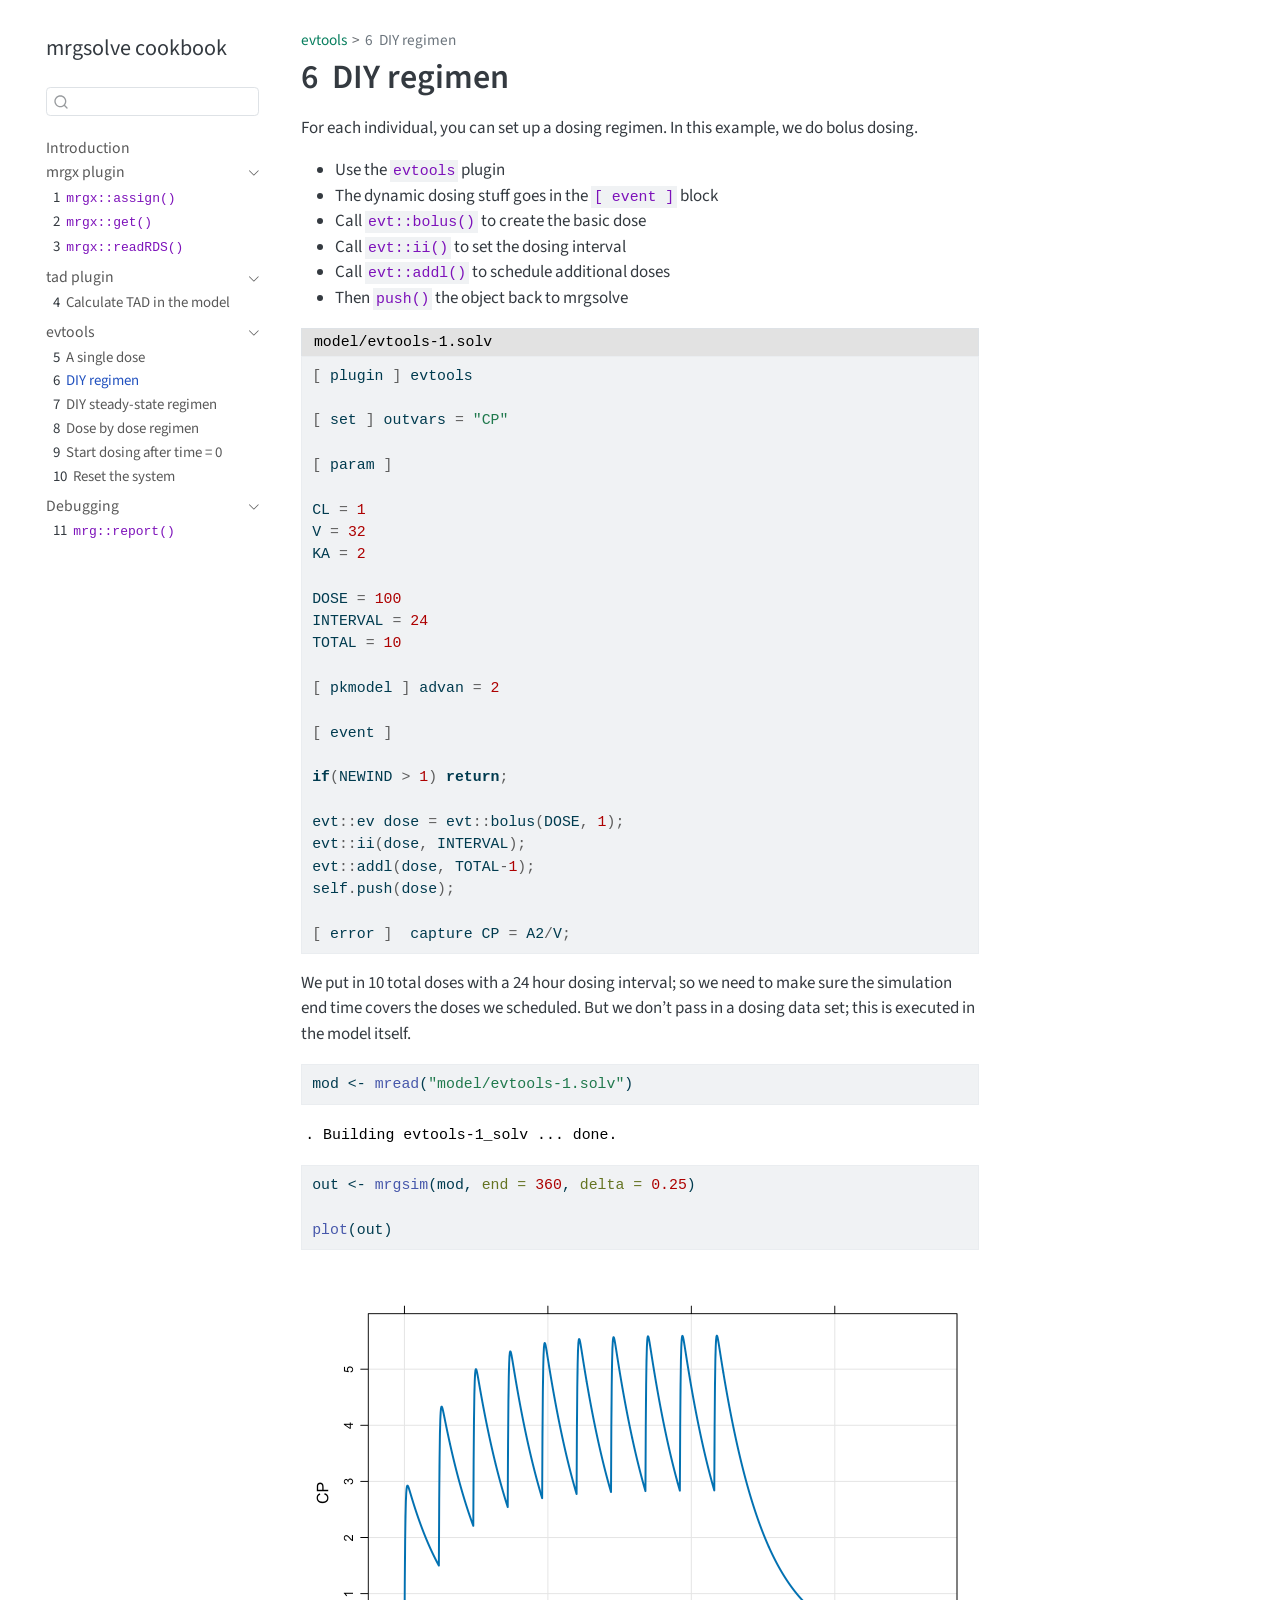
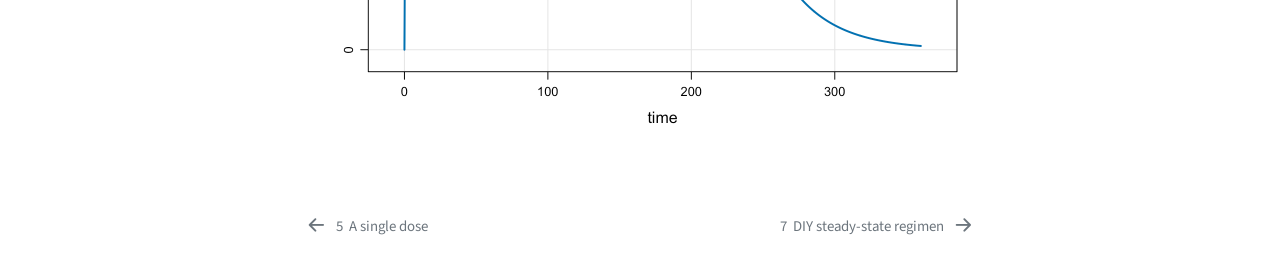
<file: docs/evtools-1.html>
<!DOCTYPE html>
<html xmlns="http://www.w3.org/1999/xhtml" lang="en" xml:lang="en"><head>

<meta charset="utf-8">
<meta name="generator" content="quarto-1.9.37">

<meta name="viewport" content="width=device-width, initial-scale=1.0, user-scalable=yes">


<title>6&nbsp; DIY regimen – mrgsolve cookbook</title>
<style>
/* Default styles provided by pandoc.
** See https://pandoc.org/MANUAL.html#variables-for-html for config info.
*/
code{white-space: pre-wrap;}
span.smallcaps{font-variant: small-caps;}
div.columns{display: flex; gap: min(4vw, 1.5em);}
div.column{flex: auto; overflow-x: auto;}
div.hanging-indent{margin-left: 1.5em; text-indent: -1.5em;}
ul.task-list{list-style: none;}
ul.task-list li input[type="checkbox"] {
  width: 0.8em;
  margin: 0 0.8em 0.2em -1em; /* quarto-specific, see https://github.com/quarto-dev/quarto-cli/issues/4556 */ 
  vertical-align: middle;
}
/* CSS for syntax highlighting */
html { -webkit-text-size-adjust: 100%; }
pre > code.sourceCode { white-space: pre; position: relative; }
pre > code.sourceCode > span { display: inline-block; line-height: 1.25; }
pre > code.sourceCode > span:empty { height: 1.2em; }
.sourceCode { overflow: visible; }
code.sourceCode > span { color: inherit; text-decoration: inherit; }
div.sourceCode { margin: 1em 0; }
pre.sourceCode { margin: 0; }
@media screen {
div.sourceCode { overflow: auto; }
}
@media print {
pre > code.sourceCode { white-space: pre-wrap; }
pre > code.sourceCode > span { text-indent: -5em; padding-left: 5em; }
}
pre.numberSource code
  { counter-reset: source-line 0; }
pre.numberSource code > span
  { position: relative; left: -4em; counter-increment: source-line; }
pre.numberSource code > span > a:first-child::before
  { content: counter(source-line);
    position: relative; left: -1em; text-align: right; vertical-align: baseline;
    border: none; display: inline-block;
    -webkit-touch-callout: none; -webkit-user-select: none;
    -khtml-user-select: none; -moz-user-select: none;
    -ms-user-select: none; user-select: none;
    padding: 0 4px; width: 4em;
  }
pre.numberSource { margin-left: 3em;  padding-left: 4px; }
div.sourceCode
  {   }
@media screen {
pre > code.sourceCode > span > a:first-child::before { text-decoration: underline; }
}
</style>


<script src="site_libs/quarto-nav/quarto-nav.js"></script>
<script src="site_libs/quarto-nav/headroom.min.js"></script>
<script src="site_libs/clipboard/clipboard.min.js"></script>
<script src="site_libs/quarto-search/autocomplete.umd.js"></script>
<script src="site_libs/quarto-search/fuse.min.js"></script>
<script src="site_libs/quarto-search/quarto-search.js"></script>
<meta name="quarto:offset" content="./">
<link href="./evtools-2.html" rel="next">
<link href="./evtools-0.html" rel="prev">
<link href="./images/MRG-Solve-Hex.png" rel="icon" type="image/png">
<script src="site_libs/quarto-html/quarto.js" type="module"></script>
<script src="site_libs/quarto-html/tabsets/tabsets.js" type="module"></script>
<script src="site_libs/quarto-html/popper.min.js"></script>
<script src="site_libs/quarto-html/tippy.umd.min.js"></script>
<script src="site_libs/quarto-html/anchor.min.js"></script>
<link href="site_libs/quarto-html/tippy.css" rel="stylesheet">
<link href="site_libs/quarto-html/quarto-syntax-highlighting-7f8f88aac4f3542376d5c11b86a4c14d.css" rel="stylesheet" id="quarto-text-highlighting-styles">
<script src="site_libs/bootstrap/bootstrap.min.js"></script>
<link href="site_libs/bootstrap/bootstrap-icons.css" rel="stylesheet">
<link href="site_libs/bootstrap/bootstrap-fcea66d32851c3decd982b1877fc33de.min.css" rel="stylesheet" append-hash="true" id="quarto-bootstrap" data-mode="light">
<script id="quarto-search-options" type="application/json">{
  "location": "sidebar",
  "copy-button": false,
  "collapse-after": 3,
  "panel-placement": "start",
  "type": "textbox",
  "limit": 50,
  "keyboard-shortcut": [
    "f",
    "/",
    "s"
  ],
  "show-item-context": false,
  "language": {
    "search-no-results-text": "No results",
    "search-matching-documents-text": "matching documents",
    "search-copy-link-title": "Copy link to search",
    "search-hide-matches-text": "Hide additional matches",
    "search-more-match-text": "more match in this document",
    "search-more-matches-text": "more matches in this document",
    "search-clear-button-title": "Clear",
    "search-text-placeholder": "",
    "search-detached-cancel-button-title": "Cancel",
    "search-submit-button-title": "Submit",
    "search-label": "Search"
  }
}</script>


</head>

<body class="nav-sidebar floating quarto-light">

<div id="quarto-search-results"></div>
  <header id="quarto-header" class="headroom fixed-top">
  <nav class="quarto-secondary-nav">
    <div class="container-fluid d-flex">
      <button type="button" class="quarto-btn-toggle btn" data-bs-toggle="collapse" role="button" data-bs-target=".quarto-sidebar-collapse-item" aria-controls="quarto-sidebar" aria-expanded="false" aria-label="Toggle sidebar navigation" onclick="if (window.quartoToggleHeadroom) { window.quartoToggleHeadroom(); }">
        <i class="bi bi-layout-text-sidebar-reverse"></i>
      </button>
        <nav class="quarto-page-breadcrumbs" aria-label="breadcrumb"><ol class="breadcrumb"><li class="breadcrumb-item"><a href="./evtools-0.html">evtools</a></li><li class="breadcrumb-item"><a href="./evtools-1.html"><span class="chapter-number">6</span>&nbsp; <span class="chapter-title">DIY regimen</span></a></li></ol></nav>
        <a class="flex-grow-1" role="navigation" data-bs-toggle="collapse" data-bs-target=".quarto-sidebar-collapse-item" aria-controls="quarto-sidebar" aria-expanded="false" aria-label="Toggle sidebar navigation" onclick="if (window.quartoToggleHeadroom) { window.quartoToggleHeadroom(); }">      
        </a>
      <button type="button" class="btn quarto-search-button" aria-label="Search" onclick="window.quartoOpenSearch();">
        <i class="bi bi-search"></i>
      </button>
    </div>
  </nav>
</header>
<!-- content -->
<div id="quarto-content" class="quarto-container page-columns page-rows-contents page-layout-article">
<!-- sidebar -->
  <nav id="quarto-sidebar" class="sidebar collapse collapse-horizontal quarto-sidebar-collapse-item sidebar-navigation floating overflow-auto">
    <div class="pt-lg-2 mt-2 text-left sidebar-header">
    <div class="sidebar-title mb-0 py-0">
      <a href="./">mrgsolve cookbook</a> 
    </div>
      </div>
        <div class="mt-2 flex-shrink-0 align-items-center">
        <div class="sidebar-search">
        <div id="quarto-search" class="" title="Search"></div>
        </div>
        </div>
    <div class="sidebar-menu-container"> 
    <ul class="list-unstyled mt-1">
        <li class="sidebar-item">
  <div class="sidebar-item-container"> 
  <a href="./index.html" class="sidebar-item-text sidebar-link">
 <span class="menu-text">Introduction</span></a>
  </div>
</li>
        <li class="sidebar-item sidebar-item-section">
      <div class="sidebar-item-container"> 
            <a class="sidebar-item-text sidebar-link text-start" data-bs-toggle="collapse" data-bs-target="#quarto-sidebar-section-1" role="navigation" aria-expanded="true">
 <span class="menu-text">mrgx plugin</span></a>
          <a class="sidebar-item-toggle text-start" data-bs-toggle="collapse" data-bs-target="#quarto-sidebar-section-1" role="navigation" aria-expanded="true" aria-label="Toggle section">
            <i class="bi bi-chevron-right ms-2"></i>
          </a> 
      </div>
      <ul id="quarto-sidebar-section-1" class="collapse list-unstyled sidebar-section depth1 show">  
          <li class="sidebar-item">
  <div class="sidebar-item-container"> 
  <a href="./mrgx-assign.html" class="sidebar-item-text sidebar-link">
 <span class="menu-text"><span class="chapter-number">1</span>&nbsp; <span class="chapter-title"><code>mrgx::assign()</code></span></span></a>
  </div>
</li>
          <li class="sidebar-item">
  <div class="sidebar-item-container"> 
  <a href="./mrgx-get.html" class="sidebar-item-text sidebar-link">
 <span class="menu-text"><span class="chapter-number">2</span>&nbsp; <span class="chapter-title"><code>mrgx::get()</code></span></span></a>
  </div>
</li>
          <li class="sidebar-item">
  <div class="sidebar-item-container"> 
  <a href="./mrgx-rds.html" class="sidebar-item-text sidebar-link">
 <span class="menu-text"><span class="chapter-number">3</span>&nbsp; <span class="chapter-title"><code>mrgx::readRDS()</code></span></span></a>
  </div>
</li>
      </ul>
  </li>
        <li class="sidebar-item sidebar-item-section">
      <div class="sidebar-item-container"> 
            <a class="sidebar-item-text sidebar-link text-start" data-bs-toggle="collapse" data-bs-target="#quarto-sidebar-section-2" role="navigation" aria-expanded="true">
 <span class="menu-text">tad plugin</span></a>
          <a class="sidebar-item-toggle text-start" data-bs-toggle="collapse" data-bs-target="#quarto-sidebar-section-2" role="navigation" aria-expanded="true" aria-label="Toggle section">
            <i class="bi bi-chevron-right ms-2"></i>
          </a> 
      </div>
      <ul id="quarto-sidebar-section-2" class="collapse list-unstyled sidebar-section depth1 show">  
          <li class="sidebar-item">
  <div class="sidebar-item-container"> 
  <a href="./tad.html" class="sidebar-item-text sidebar-link">
 <span class="menu-text"><span class="chapter-number">4</span>&nbsp; <span class="chapter-title">Calculate TAD in the model</span></span></a>
  </div>
</li>
      </ul>
  </li>
        <li class="sidebar-item sidebar-item-section">
      <div class="sidebar-item-container"> 
            <a class="sidebar-item-text sidebar-link text-start" data-bs-toggle="collapse" data-bs-target="#quarto-sidebar-section-3" role="navigation" aria-expanded="true">
 <span class="menu-text">evtools</span></a>
          <a class="sidebar-item-toggle text-start" data-bs-toggle="collapse" data-bs-target="#quarto-sidebar-section-3" role="navigation" aria-expanded="true" aria-label="Toggle section">
            <i class="bi bi-chevron-right ms-2"></i>
          </a> 
      </div>
      <ul id="quarto-sidebar-section-3" class="collapse list-unstyled sidebar-section depth1 show">  
          <li class="sidebar-item">
  <div class="sidebar-item-container"> 
  <a href="./evtools-0.html" class="sidebar-item-text sidebar-link">
 <span class="menu-text"><span class="chapter-number">5</span>&nbsp; <span class="chapter-title">A single dose</span></span></a>
  </div>
</li>
          <li class="sidebar-item">
  <div class="sidebar-item-container"> 
  <a href="./evtools-1.html" class="sidebar-item-text sidebar-link active">
 <span class="menu-text"><span class="chapter-number">6</span>&nbsp; <span class="chapter-title">DIY regimen</span></span></a>
  </div>
</li>
          <li class="sidebar-item">
  <div class="sidebar-item-container"> 
  <a href="./evtools-2.html" class="sidebar-item-text sidebar-link">
 <span class="menu-text"><span class="chapter-number">7</span>&nbsp; <span class="chapter-title">DIY steady-state regimen</span></span></a>
  </div>
</li>
          <li class="sidebar-item">
  <div class="sidebar-item-container"> 
  <a href="./evtools-3-4.html" class="sidebar-item-text sidebar-link">
 <span class="menu-text"><span class="chapter-number">8</span>&nbsp; <span class="chapter-title">Dose by dose regimen</span></span></a>
  </div>
</li>
          <li class="sidebar-item">
  <div class="sidebar-item-container"> 
  <a href="./evtools-5.html" class="sidebar-item-text sidebar-link">
 <span class="menu-text"><span class="chapter-number">9</span>&nbsp; <span class="chapter-title">Start dosing after time = 0</span></span></a>
  </div>
</li>
          <li class="sidebar-item">
  <div class="sidebar-item-container"> 
  <a href="./evtools-6.html" class="sidebar-item-text sidebar-link">
 <span class="menu-text"><span class="chapter-number">10</span>&nbsp; <span class="chapter-title">Reset the system</span></span></a>
  </div>
</li>
      </ul>
  </li>
        <li class="sidebar-item sidebar-item-section">
      <div class="sidebar-item-container"> 
            <a class="sidebar-item-text sidebar-link text-start" data-bs-toggle="collapse" data-bs-target="#quarto-sidebar-section-4" role="navigation" aria-expanded="true">
 <span class="menu-text">Debugging</span></a>
          <a class="sidebar-item-toggle text-start" data-bs-toggle="collapse" data-bs-target="#quarto-sidebar-section-4" role="navigation" aria-expanded="true" aria-label="Toggle section">
            <i class="bi bi-chevron-right ms-2"></i>
          </a> 
      </div>
      <ul id="quarto-sidebar-section-4" class="collapse list-unstyled sidebar-section depth1 show">  
          <li class="sidebar-item">
  <div class="sidebar-item-container"> 
  <a href="./mrg-report.html" class="sidebar-item-text sidebar-link">
 <span class="menu-text"><span class="chapter-number">11</span>&nbsp; <span class="chapter-title"><code>mrg::report()</code></span></span></a>
  </div>
</li>
      </ul>
  </li>
    </ul>
    </div>
</nav>
<div id="quarto-sidebar-glass" class="quarto-sidebar-collapse-item" data-bs-toggle="collapse" data-bs-target=".quarto-sidebar-collapse-item"></div>
<!-- margin-sidebar -->
    <div id="quarto-margin-sidebar" class="sidebar margin-sidebar zindex-bottom">
        
    </div>
<!-- main -->
<main class="content" id="quarto-document-content">

<header id="title-block-header" class="quarto-title-block default"><nav class="quarto-page-breadcrumbs quarto-title-breadcrumbs d-none d-lg-block" aria-label="breadcrumb"><ol class="breadcrumb"><li class="breadcrumb-item"><a href="./evtools-0.html">evtools</a></li><li class="breadcrumb-item"><a href="./evtools-1.html"><span class="chapter-number">6</span>&nbsp; <span class="chapter-title">DIY regimen</span></a></li></ol></nav>
<div class="quarto-title">
<h1 class="title"><span class="chapter-number">6</span>&nbsp; <span class="chapter-title">DIY regimen</span></h1>
</div>



<div class="quarto-title-meta">

    
  
    
  </div>
  


</header>


<p>For each individual, you can set up a dosing regimen. In this example, we do bolus dosing.</p>
<ul>
<li>Use the <code>evtools</code> plugin</li>
<li>The dynamic dosing stuff goes in the <code>[ event ]</code> block</li>
<li>Call <code>evt::bolus()</code> to create the basic dose</li>
<li>Call <code>evt::ii()</code> to set the dosing interval</li>
<li>Call <code>evt::addl()</code> to schedule additional doses</li>
<li>Then <code>push()</code> the object back to mrgsolve</li>
</ul>
<div class="cell">
<div class="code-with-filename">
<div class="code-with-filename-file">
<pre><strong>model/evtools-1.solv</strong></pre>
</div>
<div class="code-copy-outer-scaffold"><div class="sourceCode cell-code" id="cb1"><pre class="sourceCode c code-with-copy"><code class="sourceCode c"><span id="cb1-1"><a href="#cb1-1" aria-hidden="true" tabindex="-1"></a><span class="op">[</span> plugin <span class="op">]</span> evtools</span>
<span id="cb1-2"><a href="#cb1-2" aria-hidden="true" tabindex="-1"></a></span>
<span id="cb1-3"><a href="#cb1-3" aria-hidden="true" tabindex="-1"></a><span class="op">[</span> set <span class="op">]</span> outvars <span class="op">=</span> <span class="st">"CP"</span></span>
<span id="cb1-4"><a href="#cb1-4" aria-hidden="true" tabindex="-1"></a></span>
<span id="cb1-5"><a href="#cb1-5" aria-hidden="true" tabindex="-1"></a><span class="op">[</span> param <span class="op">]</span> </span>
<span id="cb1-6"><a href="#cb1-6" aria-hidden="true" tabindex="-1"></a></span>
<span id="cb1-7"><a href="#cb1-7" aria-hidden="true" tabindex="-1"></a>CL <span class="op">=</span> <span class="dv">1</span></span>
<span id="cb1-8"><a href="#cb1-8" aria-hidden="true" tabindex="-1"></a>V <span class="op">=</span> <span class="dv">32</span></span>
<span id="cb1-9"><a href="#cb1-9" aria-hidden="true" tabindex="-1"></a>KA <span class="op">=</span> <span class="dv">2</span></span>
<span id="cb1-10"><a href="#cb1-10" aria-hidden="true" tabindex="-1"></a></span>
<span id="cb1-11"><a href="#cb1-11" aria-hidden="true" tabindex="-1"></a>DOSE <span class="op">=</span> <span class="dv">100</span></span>
<span id="cb1-12"><a href="#cb1-12" aria-hidden="true" tabindex="-1"></a>INTERVAL <span class="op">=</span> <span class="dv">24</span></span>
<span id="cb1-13"><a href="#cb1-13" aria-hidden="true" tabindex="-1"></a>TOTAL <span class="op">=</span> <span class="dv">10</span></span>
<span id="cb1-14"><a href="#cb1-14" aria-hidden="true" tabindex="-1"></a></span>
<span id="cb1-15"><a href="#cb1-15" aria-hidden="true" tabindex="-1"></a><span class="op">[</span> pkmodel <span class="op">]</span> advan <span class="op">=</span> <span class="dv">2</span></span>
<span id="cb1-16"><a href="#cb1-16" aria-hidden="true" tabindex="-1"></a></span>
<span id="cb1-17"><a href="#cb1-17" aria-hidden="true" tabindex="-1"></a><span class="op">[</span> event <span class="op">]</span> </span>
<span id="cb1-18"><a href="#cb1-18" aria-hidden="true" tabindex="-1"></a></span>
<span id="cb1-19"><a href="#cb1-19" aria-hidden="true" tabindex="-1"></a><span class="cf">if</span><span class="op">(</span>NEWIND <span class="op">&gt;</span> <span class="dv">1</span><span class="op">)</span> <span class="cf">return</span><span class="op">;</span> </span>
<span id="cb1-20"><a href="#cb1-20" aria-hidden="true" tabindex="-1"></a></span>
<span id="cb1-21"><a href="#cb1-21" aria-hidden="true" tabindex="-1"></a>evt<span class="op">::</span>ev dose <span class="op">=</span> evt<span class="op">::</span>bolus<span class="op">(</span>DOSE<span class="op">,</span> <span class="dv">1</span><span class="op">);</span> </span>
<span id="cb1-22"><a href="#cb1-22" aria-hidden="true" tabindex="-1"></a>evt<span class="op">::</span>ii<span class="op">(</span>dose<span class="op">,</span> INTERVAL<span class="op">);</span> </span>
<span id="cb1-23"><a href="#cb1-23" aria-hidden="true" tabindex="-1"></a>evt<span class="op">::</span>addl<span class="op">(</span>dose<span class="op">,</span> TOTAL<span class="op">-</span><span class="dv">1</span><span class="op">);</span> </span>
<span id="cb1-24"><a href="#cb1-24" aria-hidden="true" tabindex="-1"></a>self<span class="op">.</span>push<span class="op">(</span>dose<span class="op">);</span> </span>
<span id="cb1-25"><a href="#cb1-25" aria-hidden="true" tabindex="-1"></a></span>
<span id="cb1-26"><a href="#cb1-26" aria-hidden="true" tabindex="-1"></a><span class="op">[</span> error <span class="op">]</span>  capture CP <span class="op">=</span> A2<span class="op">/</span>V<span class="op">;</span></span></code></pre></div><button title="Copy to Clipboard" class="code-copy-button"><i class="bi"></i></button></div>
</div>
</div>
<p>We put in 10 total doses with a 24 hour dosing interval; so we need to make sure the simulation end time covers the doses we scheduled. But we don’t pass in a dosing data set; this is executed in the model itself.</p>
<div class="cell">
<div class="code-copy-outer-scaffold"><div class="sourceCode cell-code" id="cb2"><pre class="sourceCode r code-with-copy"><code class="sourceCode r"><span id="cb2-1"><a href="#cb2-1" aria-hidden="true" tabindex="-1"></a>mod <span class="ot">&lt;-</span> <span class="fu">mread</span>(<span class="st">"model/evtools-1.solv"</span>)</span></code></pre></div><button title="Copy to Clipboard" class="code-copy-button"><i class="bi"></i></button></div>
<div class="cell-output cell-output-stderr">
<pre><code>. Building evtools-1_solv ... done.</code></pre>
</div>
<div class="code-copy-outer-scaffold"><div class="sourceCode cell-code" id="cb4"><pre class="sourceCode r code-with-copy"><code class="sourceCode r"><span id="cb4-1"><a href="#cb4-1" aria-hidden="true" tabindex="-1"></a>out <span class="ot">&lt;-</span> <span class="fu">mrgsim</span>(mod, <span class="at">end =</span> <span class="dv">360</span>, <span class="at">delta =</span> <span class="fl">0.25</span>)</span>
<span id="cb4-2"><a href="#cb4-2" aria-hidden="true" tabindex="-1"></a></span>
<span id="cb4-3"><a href="#cb4-3" aria-hidden="true" tabindex="-1"></a><span class="fu">plot</span>(out)</span></code></pre></div><button title="Copy to Clipboard" class="code-copy-button"><i class="bi"></i></button></div>
<div class="cell-output-display">
<div>
<figure class="figure">
<p><img src="evtools-1_files/figure-html/unnamed-chunk-3-1.png" class="img-fluid figure-img" width="672"></p>
</figure>
</div>
</div>
</div>



</main> <!-- /main -->
<script id="quarto-html-after-body" type="application/javascript">
  window.document.addEventListener("DOMContentLoaded", function (event) {
    const icon = "";
    const anchorJS = new window.AnchorJS();
    anchorJS.options = {
      placement: 'right',
      icon: icon
    };
    anchorJS.add('.anchored');
    const isCodeAnnotation = (el) => {
      for (const clz of el.classList) {
        if (clz.startsWith('code-annotation-')) {                     
          return true;
        }
      }
      return false;
    }
    const onCopySuccess = function(e) {
      // button target
      const button = e.trigger;
      // don't keep focus
      button.blur();
      // flash "checked"
      button.classList.add('code-copy-button-checked');
      var currentTitle = button.getAttribute("title");
      button.setAttribute("title", "Copied!");
      let tooltip;
      if (window.bootstrap) {
        button.setAttribute("data-bs-toggle", "tooltip");
        button.setAttribute("data-bs-placement", "left");
        button.setAttribute("data-bs-title", "Copied!");
        tooltip = new bootstrap.Tooltip(button, 
          { trigger: "manual", 
            customClass: "code-copy-button-tooltip",
            offset: [0, -8]});
        tooltip.show();    
      }
      setTimeout(function() {
        if (tooltip) {
          tooltip.hide();
          button.removeAttribute("data-bs-title");
          button.removeAttribute("data-bs-toggle");
          button.removeAttribute("data-bs-placement");
        }
        button.setAttribute("title", currentTitle);
        button.classList.remove('code-copy-button-checked');
      }, 1000);
      // clear code selection
      e.clearSelection();
    }
    const getTextToCopy = function(trigger) {
      const outerScaffold = trigger.parentElement.cloneNode(true);
      const codeEl = outerScaffold.querySelector('code');
      for (const childEl of codeEl.children) {
        if (isCodeAnnotation(childEl)) {
          childEl.remove();
        }
      }
      return codeEl.innerText;
    }
    const clipboard = new window.ClipboardJS('.code-copy-button:not([data-in-quarto-modal])', {
      text: getTextToCopy
    });
    clipboard.on('success', onCopySuccess);
    if (window.document.getElementById('quarto-embedded-source-code-modal')) {
      const clipboardModal = new window.ClipboardJS('.code-copy-button[data-in-quarto-modal]', {
        text: getTextToCopy,
        container: window.document.getElementById('quarto-embedded-source-code-modal')
      });
      clipboardModal.on('success', onCopySuccess);
    }
      var localhostRegex = new RegExp(/^(?:http|https):\/\/localhost\:?[0-9]*\//);
      var mailtoRegex = new RegExp(/^mailto:/);
        var filterRegex = new RegExp('/' + window.location.host + '/');
      var isInternal = (href) => {
          return filterRegex.test(href) || localhostRegex.test(href) || mailtoRegex.test(href);
      }
      // Inspect non-navigation links and adorn them if external
     var links = window.document.querySelectorAll('a[href]:not(.nav-link):not(.navbar-brand):not(.toc-action):not(.sidebar-link):not(.sidebar-item-toggle):not(.pagination-link):not(.no-external):not([aria-hidden]):not(.dropdown-item):not(.quarto-navigation-tool):not(.about-link)');
      for (var i=0; i<links.length; i++) {
        const link = links[i];
        if (!isInternal(link.href)) {
          // undo the damage that might have been done by quarto-nav.js in the case of
          // links that we want to consider external
          if (link.dataset.originalHref !== undefined) {
            link.href = link.dataset.originalHref;
          }
        }
      }
    function tippyHover(el, contentFn, onTriggerFn, onUntriggerFn) {
      const config = {
        allowHTML: true,
        maxWidth: 500,
        delay: 100,
        arrow: false,
        appendTo: function(el) {
            return el.parentElement;
        },
        interactive: true,
        interactiveBorder: 10,
        theme: 'quarto',
        placement: 'bottom-start',
      };
      if (contentFn) {
        config.content = contentFn;
      }
      if (onTriggerFn) {
        config.onTrigger = onTriggerFn;
      }
      if (onUntriggerFn) {
        config.onUntrigger = onUntriggerFn;
      }
      window.tippy(el, config); 
    }
    const noterefs = window.document.querySelectorAll('a[role="doc-noteref"]');
    for (var i=0; i<noterefs.length; i++) {
      const ref = noterefs[i];
      tippyHover(ref, function() {
        // use id or data attribute instead here
        let href = ref.getAttribute('data-footnote-href') || ref.getAttribute('href');
        try { href = new URL(href).hash; } catch {}
        const id = href.replace(/^#\/?/, "");
        const note = window.document.getElementById(id);
        if (note) {
          return note.innerHTML;
        } else {
          return "";
        }
      });
    }
    const xrefs = window.document.querySelectorAll('a.quarto-xref');
    const processXRef = (id, note) => {
      // Strip column container classes
      const stripColumnClz = (el) => {
        el.classList.remove("page-full", "page-columns");
        if (el.children) {
          for (const child of el.children) {
            stripColumnClz(child);
          }
        }
      }
      stripColumnClz(note)
      if (id === null || id.startsWith('sec-')) {
        // Special case sections, only their first couple elements
        const container = document.createElement("div");
        if (note.children && note.children.length > 2) {
          container.appendChild(note.children[0].cloneNode(true));
          for (let i = 1; i < note.children.length; i++) {
            const child = note.children[i];
            if (child.tagName === "P" && child.innerText === "") {
              continue;
            } else {
              container.appendChild(child.cloneNode(true));
              break;
            }
          }
          if (window.Quarto?.typesetMath) {
            window.Quarto.typesetMath(container);
          }
          return container.innerHTML
        } else {
          if (window.Quarto?.typesetMath) {
            window.Quarto.typesetMath(note);
          }
          return note.innerHTML;
        }
      } else {
        // Remove any anchor links if they are present
        const anchorLink = note.querySelector('a.anchorjs-link');
        if (anchorLink) {
          anchorLink.remove();
        }
        if (window.Quarto?.typesetMath) {
          window.Quarto.typesetMath(note);
        }
        if (note.classList.contains("callout")) {
          return note.outerHTML;
        } else {
          return note.innerHTML;
        }
      }
    }
    for (var i=0; i<xrefs.length; i++) {
      const xref = xrefs[i];
      tippyHover(xref, undefined, function(instance) {
        instance.disable();
        let url = xref.getAttribute('href');
        let hash = undefined; 
        if (url.startsWith('#')) {
          hash = url;
        } else {
          try { hash = new URL(url).hash; } catch {}
        }
        if (hash) {
          const id = hash.replace(/^#\/?/, "");
          const note = window.document.getElementById(id);
          if (note !== null) {
            try {
              const html = processXRef(id, note.cloneNode(true));
              instance.setContent(html);
            } finally {
              instance.enable();
              instance.show();
            }
          } else {
            // See if we can fetch this
            fetch(url.split('#')[0])
            .then(res => res.text())
            .then(html => {
              const parser = new DOMParser();
              const htmlDoc = parser.parseFromString(html, "text/html");
              const note = htmlDoc.getElementById(id);
              if (note !== null) {
                const html = processXRef(id, note);
                instance.setContent(html);
              } 
            }).finally(() => {
              instance.enable();
              instance.show();
            });
          }
        } else {
          // See if we can fetch a full url (with no hash to target)
          // This is a special case and we should probably do some content thinning / targeting
          fetch(url)
          .then(res => res.text())
          .then(html => {
            const parser = new DOMParser();
            const htmlDoc = parser.parseFromString(html, "text/html");
            const note = htmlDoc.querySelector('main.content');
            if (note !== null) {
              // This should only happen for chapter cross references
              // (since there is no id in the URL)
              // remove the first header
              if (note.children.length > 0 && note.children[0].tagName === "HEADER") {
                note.children[0].remove();
              }
              const html = processXRef(null, note);
              instance.setContent(html);
            } 
          }).finally(() => {
            instance.enable();
            instance.show();
          });
        }
      }, function(instance) {
      });
    }
        let selectedAnnoteEl;
        const selectorForAnnotation = ( cell, annotation) => {
          let cellAttr = 'data-code-cell="' + cell + '"';
          let lineAttr = 'data-code-annotation="' +  annotation + '"';
          const selector = 'span[' + cellAttr + '][' + lineAttr + ']';
          return selector;
        }
        const selectCodeLines = (annoteEl) => {
          const doc = window.document;
          const targetCell = annoteEl.getAttribute("data-target-cell");
          const targetAnnotation = annoteEl.getAttribute("data-target-annotation");
          const annoteSpan = window.document.querySelector(selectorForAnnotation(targetCell, targetAnnotation));
          const lines = annoteSpan.getAttribute("data-code-lines").split(",");
          const lineIds = lines.map((line) => {
            return targetCell + "-" + line;
          })
          let top = null;
          let height = null;
          let parent = null;
          if (lineIds.length > 0) {
              //compute the position of the single el (top and bottom and make a div)
              const el = window.document.getElementById(lineIds[0]);
              top = el.offsetTop;
              height = el.offsetHeight;
              parent = el.parentElement.parentElement;
            if (lineIds.length > 1) {
              const lastEl = window.document.getElementById(lineIds[lineIds.length - 1]);
              const bottom = lastEl.offsetTop + lastEl.offsetHeight;
              height = bottom - top;
            }
            if (top !== null && height !== null && parent !== null) {
              // cook up a div (if necessary) and position it 
              let div = window.document.getElementById("code-annotation-line-highlight");
              if (div === null) {
                div = window.document.createElement("div");
                div.setAttribute("id", "code-annotation-line-highlight");
                div.style.position = 'absolute';
                parent.appendChild(div);
              }
              div.style.top = top - 2 + "px";
              div.style.height = height + 4 + "px";
              div.style.left = 0;
              let gutterDiv = window.document.getElementById("code-annotation-line-highlight-gutter");
              if (gutterDiv === null) {
                gutterDiv = window.document.createElement("div");
                gutterDiv.setAttribute("id", "code-annotation-line-highlight-gutter");
                gutterDiv.style.position = 'absolute';
                const codeCell = window.document.getElementById(targetCell);
                const gutter = codeCell.querySelector('.code-annotation-gutter');
                gutter.appendChild(gutterDiv);
              }
              gutterDiv.style.top = top - 2 + "px";
              gutterDiv.style.height = height + 4 + "px";
            }
            selectedAnnoteEl = annoteEl;
          }
        };
        const unselectCodeLines = () => {
          const elementsIds = ["code-annotation-line-highlight", "code-annotation-line-highlight-gutter"];
          elementsIds.forEach((elId) => {
            const div = window.document.getElementById(elId);
            if (div) {
              div.remove();
            }
          });
          selectedAnnoteEl = undefined;
        };
          // Handle positioning of the toggle
      window.addEventListener(
        "resize",
        throttle(() => {
          elRect = undefined;
          if (selectedAnnoteEl) {
            selectCodeLines(selectedAnnoteEl);
          }
        }, 10)
      );
      function throttle(fn, ms) {
      let throttle = false;
      let timer;
        return (...args) => {
          if(!throttle) { // first call gets through
              fn.apply(this, args);
              throttle = true;
          } else { // all the others get throttled
              if(timer) clearTimeout(timer); // cancel #2
              timer = setTimeout(() => {
                fn.apply(this, args);
                timer = throttle = false;
              }, ms);
          }
        };
      }
        // Attach click handler to the DT
        const annoteDls = window.document.querySelectorAll('dt[data-target-cell]');
        for (const annoteDlNode of annoteDls) {
          annoteDlNode.addEventListener('click', (event) => {
            const clickedEl = event.target;
            if (clickedEl !== selectedAnnoteEl) {
              unselectCodeLines();
              const activeEl = window.document.querySelector('dt[data-target-cell].code-annotation-active');
              if (activeEl) {
                activeEl.classList.remove('code-annotation-active');
              }
              selectCodeLines(clickedEl);
              clickedEl.classList.add('code-annotation-active');
            } else {
              // Unselect the line
              unselectCodeLines();
              clickedEl.classList.remove('code-annotation-active');
            }
          });
        }
    const findCites = (el) => {
      const parentEl = el.parentElement;
      if (parentEl) {
        const cites = parentEl.dataset.cites;
        if (cites) {
          return {
            el,
            cites: cites.split(' ')
          };
        } else {
          return findCites(el.parentElement)
        }
      } else {
        return undefined;
      }
    };
    var bibliorefs = window.document.querySelectorAll('a[role="doc-biblioref"]');
    for (var i=0; i<bibliorefs.length; i++) {
      const ref = bibliorefs[i];
      const citeInfo = findCites(ref);
      if (citeInfo) {
        tippyHover(citeInfo.el, function() {
          var popup = window.document.createElement('div');
          citeInfo.cites.forEach(function(cite) {
            var citeDiv = window.document.createElement('div');
            citeDiv.classList.add('hanging-indent');
            citeDiv.classList.add('csl-entry');
            var biblioDiv = window.document.getElementById('ref-' + cite);
            if (biblioDiv) {
              citeDiv.innerHTML = biblioDiv.innerHTML;
            }
            popup.appendChild(citeDiv);
          });
          return popup.innerHTML;
        });
      }
    }
  });
  </script>
<nav class="page-navigation">
  <div class="nav-page nav-page-previous">
      <a href="./evtools-0.html" class="pagination-link" aria-label="A single dose">
        <i class="bi bi-arrow-left-short"></i> <span class="nav-page-text"><span class="chapter-number">5</span>&nbsp; <span class="chapter-title">A single dose</span></span>
      </a>          
  </div>
  <div class="nav-page nav-page-next">
      <a href="./evtools-2.html" class="pagination-link" aria-label="DIY steady-state regimen">
        <span class="nav-page-text"><span class="chapter-number">7</span>&nbsp; <span class="chapter-title">DIY steady-state regimen</span></span> <i class="bi bi-arrow-right-short"></i>
      </a>
  </div>
</nav>
</div> <!-- /content -->




</body></html>
</file>
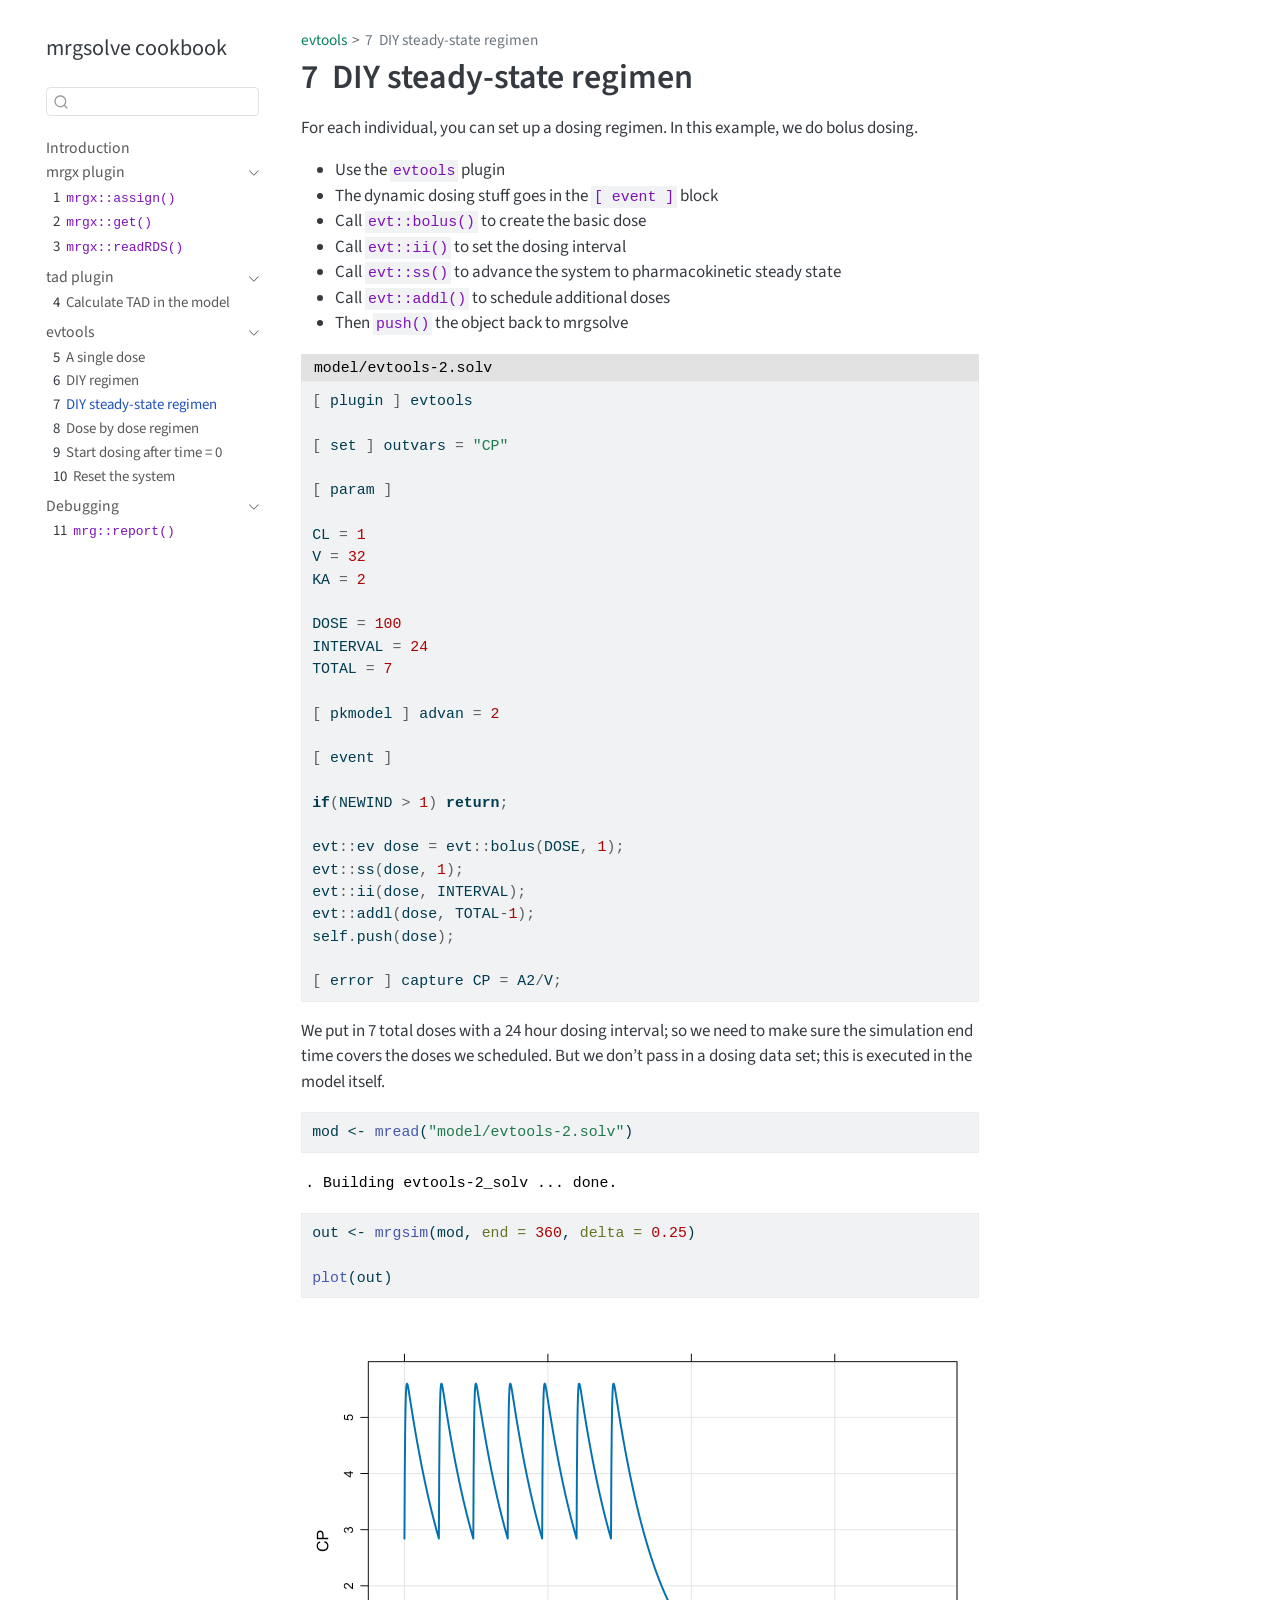
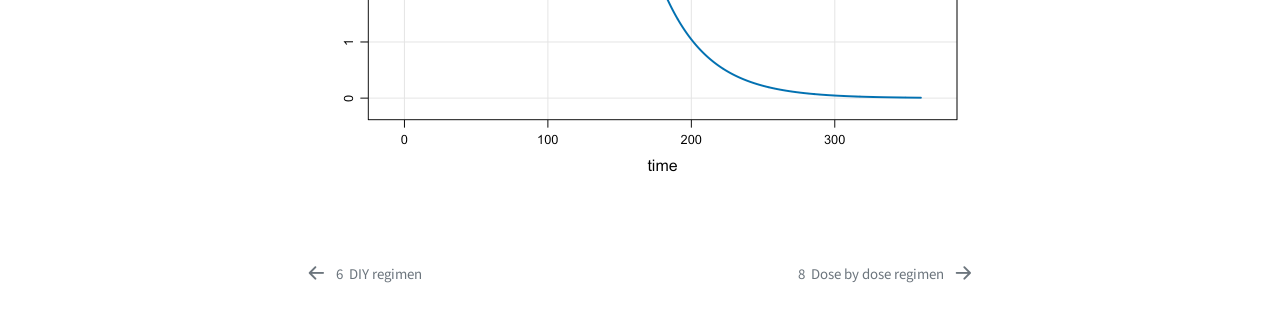
<file: docs/evtools-2.html>
<!DOCTYPE html>
<html xmlns="http://www.w3.org/1999/xhtml" lang="en" xml:lang="en"><head>

<meta charset="utf-8">
<meta name="generator" content="quarto-1.9.37">

<meta name="viewport" content="width=device-width, initial-scale=1.0, user-scalable=yes">


<title>7&nbsp; DIY steady-state regimen – mrgsolve cookbook</title>
<style>
/* Default styles provided by pandoc.
** See https://pandoc.org/MANUAL.html#variables-for-html for config info.
*/
code{white-space: pre-wrap;}
span.smallcaps{font-variant: small-caps;}
div.columns{display: flex; gap: min(4vw, 1.5em);}
div.column{flex: auto; overflow-x: auto;}
div.hanging-indent{margin-left: 1.5em; text-indent: -1.5em;}
ul.task-list{list-style: none;}
ul.task-list li input[type="checkbox"] {
  width: 0.8em;
  margin: 0 0.8em 0.2em -1em; /* quarto-specific, see https://github.com/quarto-dev/quarto-cli/issues/4556 */ 
  vertical-align: middle;
}
/* CSS for syntax highlighting */
html { -webkit-text-size-adjust: 100%; }
pre > code.sourceCode { white-space: pre; position: relative; }
pre > code.sourceCode > span { display: inline-block; line-height: 1.25; }
pre > code.sourceCode > span:empty { height: 1.2em; }
.sourceCode { overflow: visible; }
code.sourceCode > span { color: inherit; text-decoration: inherit; }
div.sourceCode { margin: 1em 0; }
pre.sourceCode { margin: 0; }
@media screen {
div.sourceCode { overflow: auto; }
}
@media print {
pre > code.sourceCode { white-space: pre-wrap; }
pre > code.sourceCode > span { text-indent: -5em; padding-left: 5em; }
}
pre.numberSource code
  { counter-reset: source-line 0; }
pre.numberSource code > span
  { position: relative; left: -4em; counter-increment: source-line; }
pre.numberSource code > span > a:first-child::before
  { content: counter(source-line);
    position: relative; left: -1em; text-align: right; vertical-align: baseline;
    border: none; display: inline-block;
    -webkit-touch-callout: none; -webkit-user-select: none;
    -khtml-user-select: none; -moz-user-select: none;
    -ms-user-select: none; user-select: none;
    padding: 0 4px; width: 4em;
  }
pre.numberSource { margin-left: 3em;  padding-left: 4px; }
div.sourceCode
  {   }
@media screen {
pre > code.sourceCode > span > a:first-child::before { text-decoration: underline; }
}
</style>


<script src="site_libs/quarto-nav/quarto-nav.js"></script>
<script src="site_libs/quarto-nav/headroom.min.js"></script>
<script src="site_libs/clipboard/clipboard.min.js"></script>
<script src="site_libs/quarto-search/autocomplete.umd.js"></script>
<script src="site_libs/quarto-search/fuse.min.js"></script>
<script src="site_libs/quarto-search/quarto-search.js"></script>
<meta name="quarto:offset" content="./">
<link href="./evtools-3-4.html" rel="next">
<link href="./evtools-1.html" rel="prev">
<link href="./images/MRG-Solve-Hex.png" rel="icon" type="image/png">
<script src="site_libs/quarto-html/quarto.js" type="module"></script>
<script src="site_libs/quarto-html/tabsets/tabsets.js" type="module"></script>
<script src="site_libs/quarto-html/popper.min.js"></script>
<script src="site_libs/quarto-html/tippy.umd.min.js"></script>
<script src="site_libs/quarto-html/anchor.min.js"></script>
<link href="site_libs/quarto-html/tippy.css" rel="stylesheet">
<link href="site_libs/quarto-html/quarto-syntax-highlighting-7f8f88aac4f3542376d5c11b86a4c14d.css" rel="stylesheet" id="quarto-text-highlighting-styles">
<script src="site_libs/bootstrap/bootstrap.min.js"></script>
<link href="site_libs/bootstrap/bootstrap-icons.css" rel="stylesheet">
<link href="site_libs/bootstrap/bootstrap-fcea66d32851c3decd982b1877fc33de.min.css" rel="stylesheet" append-hash="true" id="quarto-bootstrap" data-mode="light">
<script id="quarto-search-options" type="application/json">{
  "location": "sidebar",
  "copy-button": false,
  "collapse-after": 3,
  "panel-placement": "start",
  "type": "textbox",
  "limit": 50,
  "keyboard-shortcut": [
    "f",
    "/",
    "s"
  ],
  "show-item-context": false,
  "language": {
    "search-no-results-text": "No results",
    "search-matching-documents-text": "matching documents",
    "search-copy-link-title": "Copy link to search",
    "search-hide-matches-text": "Hide additional matches",
    "search-more-match-text": "more match in this document",
    "search-more-matches-text": "more matches in this document",
    "search-clear-button-title": "Clear",
    "search-text-placeholder": "",
    "search-detached-cancel-button-title": "Cancel",
    "search-submit-button-title": "Submit",
    "search-label": "Search"
  }
}</script>


</head>

<body class="nav-sidebar floating quarto-light">

<div id="quarto-search-results"></div>
  <header id="quarto-header" class="headroom fixed-top">
  <nav class="quarto-secondary-nav">
    <div class="container-fluid d-flex">
      <button type="button" class="quarto-btn-toggle btn" data-bs-toggle="collapse" role="button" data-bs-target=".quarto-sidebar-collapse-item" aria-controls="quarto-sidebar" aria-expanded="false" aria-label="Toggle sidebar navigation" onclick="if (window.quartoToggleHeadroom) { window.quartoToggleHeadroom(); }">
        <i class="bi bi-layout-text-sidebar-reverse"></i>
      </button>
        <nav class="quarto-page-breadcrumbs" aria-label="breadcrumb"><ol class="breadcrumb"><li class="breadcrumb-item"><a href="./evtools-0.html">evtools</a></li><li class="breadcrumb-item"><a href="./evtools-2.html"><span class="chapter-number">7</span>&nbsp; <span class="chapter-title">DIY steady-state regimen</span></a></li></ol></nav>
        <a class="flex-grow-1" role="navigation" data-bs-toggle="collapse" data-bs-target=".quarto-sidebar-collapse-item" aria-controls="quarto-sidebar" aria-expanded="false" aria-label="Toggle sidebar navigation" onclick="if (window.quartoToggleHeadroom) { window.quartoToggleHeadroom(); }">      
        </a>
      <button type="button" class="btn quarto-search-button" aria-label="Search" onclick="window.quartoOpenSearch();">
        <i class="bi bi-search"></i>
      </button>
    </div>
  </nav>
</header>
<!-- content -->
<div id="quarto-content" class="quarto-container page-columns page-rows-contents page-layout-article">
<!-- sidebar -->
  <nav id="quarto-sidebar" class="sidebar collapse collapse-horizontal quarto-sidebar-collapse-item sidebar-navigation floating overflow-auto">
    <div class="pt-lg-2 mt-2 text-left sidebar-header">
    <div class="sidebar-title mb-0 py-0">
      <a href="./">mrgsolve cookbook</a> 
    </div>
      </div>
        <div class="mt-2 flex-shrink-0 align-items-center">
        <div class="sidebar-search">
        <div id="quarto-search" class="" title="Search"></div>
        </div>
        </div>
    <div class="sidebar-menu-container"> 
    <ul class="list-unstyled mt-1">
        <li class="sidebar-item">
  <div class="sidebar-item-container"> 
  <a href="./index.html" class="sidebar-item-text sidebar-link">
 <span class="menu-text">Introduction</span></a>
  </div>
</li>
        <li class="sidebar-item sidebar-item-section">
      <div class="sidebar-item-container"> 
            <a class="sidebar-item-text sidebar-link text-start" data-bs-toggle="collapse" data-bs-target="#quarto-sidebar-section-1" role="navigation" aria-expanded="true">
 <span class="menu-text">mrgx plugin</span></a>
          <a class="sidebar-item-toggle text-start" data-bs-toggle="collapse" data-bs-target="#quarto-sidebar-section-1" role="navigation" aria-expanded="true" aria-label="Toggle section">
            <i class="bi bi-chevron-right ms-2"></i>
          </a> 
      </div>
      <ul id="quarto-sidebar-section-1" class="collapse list-unstyled sidebar-section depth1 show">  
          <li class="sidebar-item">
  <div class="sidebar-item-container"> 
  <a href="./mrgx-assign.html" class="sidebar-item-text sidebar-link">
 <span class="menu-text"><span class="chapter-number">1</span>&nbsp; <span class="chapter-title"><code>mrgx::assign()</code></span></span></a>
  </div>
</li>
          <li class="sidebar-item">
  <div class="sidebar-item-container"> 
  <a href="./mrgx-get.html" class="sidebar-item-text sidebar-link">
 <span class="menu-text"><span class="chapter-number">2</span>&nbsp; <span class="chapter-title"><code>mrgx::get()</code></span></span></a>
  </div>
</li>
          <li class="sidebar-item">
  <div class="sidebar-item-container"> 
  <a href="./mrgx-rds.html" class="sidebar-item-text sidebar-link">
 <span class="menu-text"><span class="chapter-number">3</span>&nbsp; <span class="chapter-title"><code>mrgx::readRDS()</code></span></span></a>
  </div>
</li>
      </ul>
  </li>
        <li class="sidebar-item sidebar-item-section">
      <div class="sidebar-item-container"> 
            <a class="sidebar-item-text sidebar-link text-start" data-bs-toggle="collapse" data-bs-target="#quarto-sidebar-section-2" role="navigation" aria-expanded="true">
 <span class="menu-text">tad plugin</span></a>
          <a class="sidebar-item-toggle text-start" data-bs-toggle="collapse" data-bs-target="#quarto-sidebar-section-2" role="navigation" aria-expanded="true" aria-label="Toggle section">
            <i class="bi bi-chevron-right ms-2"></i>
          </a> 
      </div>
      <ul id="quarto-sidebar-section-2" class="collapse list-unstyled sidebar-section depth1 show">  
          <li class="sidebar-item">
  <div class="sidebar-item-container"> 
  <a href="./tad.html" class="sidebar-item-text sidebar-link">
 <span class="menu-text"><span class="chapter-number">4</span>&nbsp; <span class="chapter-title">Calculate TAD in the model</span></span></a>
  </div>
</li>
      </ul>
  </li>
        <li class="sidebar-item sidebar-item-section">
      <div class="sidebar-item-container"> 
            <a class="sidebar-item-text sidebar-link text-start" data-bs-toggle="collapse" data-bs-target="#quarto-sidebar-section-3" role="navigation" aria-expanded="true">
 <span class="menu-text">evtools</span></a>
          <a class="sidebar-item-toggle text-start" data-bs-toggle="collapse" data-bs-target="#quarto-sidebar-section-3" role="navigation" aria-expanded="true" aria-label="Toggle section">
            <i class="bi bi-chevron-right ms-2"></i>
          </a> 
      </div>
      <ul id="quarto-sidebar-section-3" class="collapse list-unstyled sidebar-section depth1 show">  
          <li class="sidebar-item">
  <div class="sidebar-item-container"> 
  <a href="./evtools-0.html" class="sidebar-item-text sidebar-link">
 <span class="menu-text"><span class="chapter-number">5</span>&nbsp; <span class="chapter-title">A single dose</span></span></a>
  </div>
</li>
          <li class="sidebar-item">
  <div class="sidebar-item-container"> 
  <a href="./evtools-1.html" class="sidebar-item-text sidebar-link">
 <span class="menu-text"><span class="chapter-number">6</span>&nbsp; <span class="chapter-title">DIY regimen</span></span></a>
  </div>
</li>
          <li class="sidebar-item">
  <div class="sidebar-item-container"> 
  <a href="./evtools-2.html" class="sidebar-item-text sidebar-link active">
 <span class="menu-text"><span class="chapter-number">7</span>&nbsp; <span class="chapter-title">DIY steady-state regimen</span></span></a>
  </div>
</li>
          <li class="sidebar-item">
  <div class="sidebar-item-container"> 
  <a href="./evtools-3-4.html" class="sidebar-item-text sidebar-link">
 <span class="menu-text"><span class="chapter-number">8</span>&nbsp; <span class="chapter-title">Dose by dose regimen</span></span></a>
  </div>
</li>
          <li class="sidebar-item">
  <div class="sidebar-item-container"> 
  <a href="./evtools-5.html" class="sidebar-item-text sidebar-link">
 <span class="menu-text"><span class="chapter-number">9</span>&nbsp; <span class="chapter-title">Start dosing after time = 0</span></span></a>
  </div>
</li>
          <li class="sidebar-item">
  <div class="sidebar-item-container"> 
  <a href="./evtools-6.html" class="sidebar-item-text sidebar-link">
 <span class="menu-text"><span class="chapter-number">10</span>&nbsp; <span class="chapter-title">Reset the system</span></span></a>
  </div>
</li>
      </ul>
  </li>
        <li class="sidebar-item sidebar-item-section">
      <div class="sidebar-item-container"> 
            <a class="sidebar-item-text sidebar-link text-start" data-bs-toggle="collapse" data-bs-target="#quarto-sidebar-section-4" role="navigation" aria-expanded="true">
 <span class="menu-text">Debugging</span></a>
          <a class="sidebar-item-toggle text-start" data-bs-toggle="collapse" data-bs-target="#quarto-sidebar-section-4" role="navigation" aria-expanded="true" aria-label="Toggle section">
            <i class="bi bi-chevron-right ms-2"></i>
          </a> 
      </div>
      <ul id="quarto-sidebar-section-4" class="collapse list-unstyled sidebar-section depth1 show">  
          <li class="sidebar-item">
  <div class="sidebar-item-container"> 
  <a href="./mrg-report.html" class="sidebar-item-text sidebar-link">
 <span class="menu-text"><span class="chapter-number">11</span>&nbsp; <span class="chapter-title"><code>mrg::report()</code></span></span></a>
  </div>
</li>
      </ul>
  </li>
    </ul>
    </div>
</nav>
<div id="quarto-sidebar-glass" class="quarto-sidebar-collapse-item" data-bs-toggle="collapse" data-bs-target=".quarto-sidebar-collapse-item"></div>
<!-- margin-sidebar -->
    <div id="quarto-margin-sidebar" class="sidebar margin-sidebar zindex-bottom">
        
    </div>
<!-- main -->
<main class="content" id="quarto-document-content">

<header id="title-block-header" class="quarto-title-block default"><nav class="quarto-page-breadcrumbs quarto-title-breadcrumbs d-none d-lg-block" aria-label="breadcrumb"><ol class="breadcrumb"><li class="breadcrumb-item"><a href="./evtools-0.html">evtools</a></li><li class="breadcrumb-item"><a href="./evtools-2.html"><span class="chapter-number">7</span>&nbsp; <span class="chapter-title">DIY steady-state regimen</span></a></li></ol></nav>
<div class="quarto-title">
<h1 class="title"><span class="chapter-number">7</span>&nbsp; <span class="chapter-title">DIY steady-state regimen</span></h1>
</div>



<div class="quarto-title-meta">

    
  
    
  </div>
  


</header>


<p>For each individual, you can set up a dosing regimen. In this example, we do bolus dosing.</p>
<ul>
<li>Use the <code>evtools</code> plugin</li>
<li>The dynamic dosing stuff goes in the <code>[ event ]</code> block</li>
<li>Call <code>evt::bolus()</code> to create the basic dose</li>
<li>Call <code>evt::ii()</code> to set the dosing interval</li>
<li>Call <code>evt::ss()</code> to advance the system to pharmacokinetic steady state</li>
<li>Call <code>evt::addl()</code> to schedule additional doses</li>
<li>Then <code>push()</code> the object back to mrgsolve</li>
</ul>
<div class="cell">
<div class="code-with-filename">
<div class="code-with-filename-file">
<pre><strong>model/evtools-2.solv</strong></pre>
</div>
<div class="code-copy-outer-scaffold"><div class="sourceCode cell-code" id="cb1"><pre class="sourceCode c code-with-copy"><code class="sourceCode c"><span id="cb1-1"><a href="#cb1-1" aria-hidden="true" tabindex="-1"></a><span class="op">[</span> plugin <span class="op">]</span> evtools</span>
<span id="cb1-2"><a href="#cb1-2" aria-hidden="true" tabindex="-1"></a></span>
<span id="cb1-3"><a href="#cb1-3" aria-hidden="true" tabindex="-1"></a><span class="op">[</span> set <span class="op">]</span> outvars <span class="op">=</span> <span class="st">"CP"</span></span>
<span id="cb1-4"><a href="#cb1-4" aria-hidden="true" tabindex="-1"></a></span>
<span id="cb1-5"><a href="#cb1-5" aria-hidden="true" tabindex="-1"></a><span class="op">[</span> param <span class="op">]</span> </span>
<span id="cb1-6"><a href="#cb1-6" aria-hidden="true" tabindex="-1"></a></span>
<span id="cb1-7"><a href="#cb1-7" aria-hidden="true" tabindex="-1"></a>CL <span class="op">=</span> <span class="dv">1</span></span>
<span id="cb1-8"><a href="#cb1-8" aria-hidden="true" tabindex="-1"></a>V <span class="op">=</span> <span class="dv">32</span></span>
<span id="cb1-9"><a href="#cb1-9" aria-hidden="true" tabindex="-1"></a>KA <span class="op">=</span> <span class="dv">2</span></span>
<span id="cb1-10"><a href="#cb1-10" aria-hidden="true" tabindex="-1"></a></span>
<span id="cb1-11"><a href="#cb1-11" aria-hidden="true" tabindex="-1"></a>DOSE <span class="op">=</span> <span class="dv">100</span></span>
<span id="cb1-12"><a href="#cb1-12" aria-hidden="true" tabindex="-1"></a>INTERVAL <span class="op">=</span> <span class="dv">24</span></span>
<span id="cb1-13"><a href="#cb1-13" aria-hidden="true" tabindex="-1"></a>TOTAL <span class="op">=</span> <span class="dv">7</span></span>
<span id="cb1-14"><a href="#cb1-14" aria-hidden="true" tabindex="-1"></a></span>
<span id="cb1-15"><a href="#cb1-15" aria-hidden="true" tabindex="-1"></a><span class="op">[</span> pkmodel <span class="op">]</span> advan <span class="op">=</span> <span class="dv">2</span></span>
<span id="cb1-16"><a href="#cb1-16" aria-hidden="true" tabindex="-1"></a></span>
<span id="cb1-17"><a href="#cb1-17" aria-hidden="true" tabindex="-1"></a><span class="op">[</span> event <span class="op">]</span> </span>
<span id="cb1-18"><a href="#cb1-18" aria-hidden="true" tabindex="-1"></a></span>
<span id="cb1-19"><a href="#cb1-19" aria-hidden="true" tabindex="-1"></a><span class="cf">if</span><span class="op">(</span>NEWIND <span class="op">&gt;</span> <span class="dv">1</span><span class="op">)</span> <span class="cf">return</span><span class="op">;</span> </span>
<span id="cb1-20"><a href="#cb1-20" aria-hidden="true" tabindex="-1"></a></span>
<span id="cb1-21"><a href="#cb1-21" aria-hidden="true" tabindex="-1"></a>evt<span class="op">::</span>ev dose <span class="op">=</span> evt<span class="op">::</span>bolus<span class="op">(</span>DOSE<span class="op">,</span> <span class="dv">1</span><span class="op">);</span> </span>
<span id="cb1-22"><a href="#cb1-22" aria-hidden="true" tabindex="-1"></a>evt<span class="op">::</span>ss<span class="op">(</span>dose<span class="op">,</span> <span class="dv">1</span><span class="op">);</span></span>
<span id="cb1-23"><a href="#cb1-23" aria-hidden="true" tabindex="-1"></a>evt<span class="op">::</span>ii<span class="op">(</span>dose<span class="op">,</span> INTERVAL<span class="op">);</span> </span>
<span id="cb1-24"><a href="#cb1-24" aria-hidden="true" tabindex="-1"></a>evt<span class="op">::</span>addl<span class="op">(</span>dose<span class="op">,</span> TOTAL<span class="op">-</span><span class="dv">1</span><span class="op">);</span> </span>
<span id="cb1-25"><a href="#cb1-25" aria-hidden="true" tabindex="-1"></a>self<span class="op">.</span>push<span class="op">(</span>dose<span class="op">);</span> </span>
<span id="cb1-26"><a href="#cb1-26" aria-hidden="true" tabindex="-1"></a></span>
<span id="cb1-27"><a href="#cb1-27" aria-hidden="true" tabindex="-1"></a><span class="op">[</span> error <span class="op">]</span> capture CP <span class="op">=</span> A2<span class="op">/</span>V<span class="op">;</span></span></code></pre></div><button title="Copy to Clipboard" class="code-copy-button"><i class="bi"></i></button></div>
</div>
</div>
<p>We put in 7 total doses with a 24 hour dosing interval; so we need to make sure the simulation end time covers the doses we scheduled. But we don’t pass in a dosing data set; this is executed in the model itself.</p>
<div class="cell">
<div class="code-copy-outer-scaffold"><div class="sourceCode cell-code" id="cb2"><pre class="sourceCode r code-with-copy"><code class="sourceCode r"><span id="cb2-1"><a href="#cb2-1" aria-hidden="true" tabindex="-1"></a>mod <span class="ot">&lt;-</span> <span class="fu">mread</span>(<span class="st">"model/evtools-2.solv"</span>)</span></code></pre></div><button title="Copy to Clipboard" class="code-copy-button"><i class="bi"></i></button></div>
<div class="cell-output cell-output-stderr">
<pre><code>. Building evtools-2_solv ... done.</code></pre>
</div>
<div class="code-copy-outer-scaffold"><div class="sourceCode cell-code" id="cb4"><pre class="sourceCode r code-with-copy"><code class="sourceCode r"><span id="cb4-1"><a href="#cb4-1" aria-hidden="true" tabindex="-1"></a>out <span class="ot">&lt;-</span> <span class="fu">mrgsim</span>(mod, <span class="at">end =</span> <span class="dv">360</span>, <span class="at">delta =</span> <span class="fl">0.25</span>)</span>
<span id="cb4-2"><a href="#cb4-2" aria-hidden="true" tabindex="-1"></a></span>
<span id="cb4-3"><a href="#cb4-3" aria-hidden="true" tabindex="-1"></a><span class="fu">plot</span>(out)</span></code></pre></div><button title="Copy to Clipboard" class="code-copy-button"><i class="bi"></i></button></div>
<div class="cell-output-display">
<div>
<figure class="figure">
<p><img src="evtools-2_files/figure-html/unnamed-chunk-3-1.png" class="img-fluid figure-img" width="672"></p>
</figure>
</div>
</div>
</div>



</main> <!-- /main -->
<script id="quarto-html-after-body" type="application/javascript">
  window.document.addEventListener("DOMContentLoaded", function (event) {
    const icon = "";
    const anchorJS = new window.AnchorJS();
    anchorJS.options = {
      placement: 'right',
      icon: icon
    };
    anchorJS.add('.anchored');
    const isCodeAnnotation = (el) => {
      for (const clz of el.classList) {
        if (clz.startsWith('code-annotation-')) {                     
          return true;
        }
      }
      return false;
    }
    const onCopySuccess = function(e) {
      // button target
      const button = e.trigger;
      // don't keep focus
      button.blur();
      // flash "checked"
      button.classList.add('code-copy-button-checked');
      var currentTitle = button.getAttribute("title");
      button.setAttribute("title", "Copied!");
      let tooltip;
      if (window.bootstrap) {
        button.setAttribute("data-bs-toggle", "tooltip");
        button.setAttribute("data-bs-placement", "left");
        button.setAttribute("data-bs-title", "Copied!");
        tooltip = new bootstrap.Tooltip(button, 
          { trigger: "manual", 
            customClass: "code-copy-button-tooltip",
            offset: [0, -8]});
        tooltip.show();    
      }
      setTimeout(function() {
        if (tooltip) {
          tooltip.hide();
          button.removeAttribute("data-bs-title");
          button.removeAttribute("data-bs-toggle");
          button.removeAttribute("data-bs-placement");
        }
        button.setAttribute("title", currentTitle);
        button.classList.remove('code-copy-button-checked');
      }, 1000);
      // clear code selection
      e.clearSelection();
    }
    const getTextToCopy = function(trigger) {
      const outerScaffold = trigger.parentElement.cloneNode(true);
      const codeEl = outerScaffold.querySelector('code');
      for (const childEl of codeEl.children) {
        if (isCodeAnnotation(childEl)) {
          childEl.remove();
        }
      }
      return codeEl.innerText;
    }
    const clipboard = new window.ClipboardJS('.code-copy-button:not([data-in-quarto-modal])', {
      text: getTextToCopy
    });
    clipboard.on('success', onCopySuccess);
    if (window.document.getElementById('quarto-embedded-source-code-modal')) {
      const clipboardModal = new window.ClipboardJS('.code-copy-button[data-in-quarto-modal]', {
        text: getTextToCopy,
        container: window.document.getElementById('quarto-embedded-source-code-modal')
      });
      clipboardModal.on('success', onCopySuccess);
    }
      var localhostRegex = new RegExp(/^(?:http|https):\/\/localhost\:?[0-9]*\//);
      var mailtoRegex = new RegExp(/^mailto:/);
        var filterRegex = new RegExp('/' + window.location.host + '/');
      var isInternal = (href) => {
          return filterRegex.test(href) || localhostRegex.test(href) || mailtoRegex.test(href);
      }
      // Inspect non-navigation links and adorn them if external
     var links = window.document.querySelectorAll('a[href]:not(.nav-link):not(.navbar-brand):not(.toc-action):not(.sidebar-link):not(.sidebar-item-toggle):not(.pagination-link):not(.no-external):not([aria-hidden]):not(.dropdown-item):not(.quarto-navigation-tool):not(.about-link)');
      for (var i=0; i<links.length; i++) {
        const link = links[i];
        if (!isInternal(link.href)) {
          // undo the damage that might have been done by quarto-nav.js in the case of
          // links that we want to consider external
          if (link.dataset.originalHref !== undefined) {
            link.href = link.dataset.originalHref;
          }
        }
      }
    function tippyHover(el, contentFn, onTriggerFn, onUntriggerFn) {
      const config = {
        allowHTML: true,
        maxWidth: 500,
        delay: 100,
        arrow: false,
        appendTo: function(el) {
            return el.parentElement;
        },
        interactive: true,
        interactiveBorder: 10,
        theme: 'quarto',
        placement: 'bottom-start',
      };
      if (contentFn) {
        config.content = contentFn;
      }
      if (onTriggerFn) {
        config.onTrigger = onTriggerFn;
      }
      if (onUntriggerFn) {
        config.onUntrigger = onUntriggerFn;
      }
      window.tippy(el, config); 
    }
    const noterefs = window.document.querySelectorAll('a[role="doc-noteref"]');
    for (var i=0; i<noterefs.length; i++) {
      const ref = noterefs[i];
      tippyHover(ref, function() {
        // use id or data attribute instead here
        let href = ref.getAttribute('data-footnote-href') || ref.getAttribute('href');
        try { href = new URL(href).hash; } catch {}
        const id = href.replace(/^#\/?/, "");
        const note = window.document.getElementById(id);
        if (note) {
          return note.innerHTML;
        } else {
          return "";
        }
      });
    }
    const xrefs = window.document.querySelectorAll('a.quarto-xref');
    const processXRef = (id, note) => {
      // Strip column container classes
      const stripColumnClz = (el) => {
        el.classList.remove("page-full", "page-columns");
        if (el.children) {
          for (const child of el.children) {
            stripColumnClz(child);
          }
        }
      }
      stripColumnClz(note)
      if (id === null || id.startsWith('sec-')) {
        // Special case sections, only their first couple elements
        const container = document.createElement("div");
        if (note.children && note.children.length > 2) {
          container.appendChild(note.children[0].cloneNode(true));
          for (let i = 1; i < note.children.length; i++) {
            const child = note.children[i];
            if (child.tagName === "P" && child.innerText === "") {
              continue;
            } else {
              container.appendChild(child.cloneNode(true));
              break;
            }
          }
          if (window.Quarto?.typesetMath) {
            window.Quarto.typesetMath(container);
          }
          return container.innerHTML
        } else {
          if (window.Quarto?.typesetMath) {
            window.Quarto.typesetMath(note);
          }
          return note.innerHTML;
        }
      } else {
        // Remove any anchor links if they are present
        const anchorLink = note.querySelector('a.anchorjs-link');
        if (anchorLink) {
          anchorLink.remove();
        }
        if (window.Quarto?.typesetMath) {
          window.Quarto.typesetMath(note);
        }
        if (note.classList.contains("callout")) {
          return note.outerHTML;
        } else {
          return note.innerHTML;
        }
      }
    }
    for (var i=0; i<xrefs.length; i++) {
      const xref = xrefs[i];
      tippyHover(xref, undefined, function(instance) {
        instance.disable();
        let url = xref.getAttribute('href');
        let hash = undefined; 
        if (url.startsWith('#')) {
          hash = url;
        } else {
          try { hash = new URL(url).hash; } catch {}
        }
        if (hash) {
          const id = hash.replace(/^#\/?/, "");
          const note = window.document.getElementById(id);
          if (note !== null) {
            try {
              const html = processXRef(id, note.cloneNode(true));
              instance.setContent(html);
            } finally {
              instance.enable();
              instance.show();
            }
          } else {
            // See if we can fetch this
            fetch(url.split('#')[0])
            .then(res => res.text())
            .then(html => {
              const parser = new DOMParser();
              const htmlDoc = parser.parseFromString(html, "text/html");
              const note = htmlDoc.getElementById(id);
              if (note !== null) {
                const html = processXRef(id, note);
                instance.setContent(html);
              } 
            }).finally(() => {
              instance.enable();
              instance.show();
            });
          }
        } else {
          // See if we can fetch a full url (with no hash to target)
          // This is a special case and we should probably do some content thinning / targeting
          fetch(url)
          .then(res => res.text())
          .then(html => {
            const parser = new DOMParser();
            const htmlDoc = parser.parseFromString(html, "text/html");
            const note = htmlDoc.querySelector('main.content');
            if (note !== null) {
              // This should only happen for chapter cross references
              // (since there is no id in the URL)
              // remove the first header
              if (note.children.length > 0 && note.children[0].tagName === "HEADER") {
                note.children[0].remove();
              }
              const html = processXRef(null, note);
              instance.setContent(html);
            } 
          }).finally(() => {
            instance.enable();
            instance.show();
          });
        }
      }, function(instance) {
      });
    }
        let selectedAnnoteEl;
        const selectorForAnnotation = ( cell, annotation) => {
          let cellAttr = 'data-code-cell="' + cell + '"';
          let lineAttr = 'data-code-annotation="' +  annotation + '"';
          const selector = 'span[' + cellAttr + '][' + lineAttr + ']';
          return selector;
        }
        const selectCodeLines = (annoteEl) => {
          const doc = window.document;
          const targetCell = annoteEl.getAttribute("data-target-cell");
          const targetAnnotation = annoteEl.getAttribute("data-target-annotation");
          const annoteSpan = window.document.querySelector(selectorForAnnotation(targetCell, targetAnnotation));
          const lines = annoteSpan.getAttribute("data-code-lines").split(",");
          const lineIds = lines.map((line) => {
            return targetCell + "-" + line;
          })
          let top = null;
          let height = null;
          let parent = null;
          if (lineIds.length > 0) {
              //compute the position of the single el (top and bottom and make a div)
              const el = window.document.getElementById(lineIds[0]);
              top = el.offsetTop;
              height = el.offsetHeight;
              parent = el.parentElement.parentElement;
            if (lineIds.length > 1) {
              const lastEl = window.document.getElementById(lineIds[lineIds.length - 1]);
              const bottom = lastEl.offsetTop + lastEl.offsetHeight;
              height = bottom - top;
            }
            if (top !== null && height !== null && parent !== null) {
              // cook up a div (if necessary) and position it 
              let div = window.document.getElementById("code-annotation-line-highlight");
              if (div === null) {
                div = window.document.createElement("div");
                div.setAttribute("id", "code-annotation-line-highlight");
                div.style.position = 'absolute';
                parent.appendChild(div);
              }
              div.style.top = top - 2 + "px";
              div.style.height = height + 4 + "px";
              div.style.left = 0;
              let gutterDiv = window.document.getElementById("code-annotation-line-highlight-gutter");
              if (gutterDiv === null) {
                gutterDiv = window.document.createElement("div");
                gutterDiv.setAttribute("id", "code-annotation-line-highlight-gutter");
                gutterDiv.style.position = 'absolute';
                const codeCell = window.document.getElementById(targetCell);
                const gutter = codeCell.querySelector('.code-annotation-gutter');
                gutter.appendChild(gutterDiv);
              }
              gutterDiv.style.top = top - 2 + "px";
              gutterDiv.style.height = height + 4 + "px";
            }
            selectedAnnoteEl = annoteEl;
          }
        };
        const unselectCodeLines = () => {
          const elementsIds = ["code-annotation-line-highlight", "code-annotation-line-highlight-gutter"];
          elementsIds.forEach((elId) => {
            const div = window.document.getElementById(elId);
            if (div) {
              div.remove();
            }
          });
          selectedAnnoteEl = undefined;
        };
          // Handle positioning of the toggle
      window.addEventListener(
        "resize",
        throttle(() => {
          elRect = undefined;
          if (selectedAnnoteEl) {
            selectCodeLines(selectedAnnoteEl);
          }
        }, 10)
      );
      function throttle(fn, ms) {
      let throttle = false;
      let timer;
        return (...args) => {
          if(!throttle) { // first call gets through
              fn.apply(this, args);
              throttle = true;
          } else { // all the others get throttled
              if(timer) clearTimeout(timer); // cancel #2
              timer = setTimeout(() => {
                fn.apply(this, args);
                timer = throttle = false;
              }, ms);
          }
        };
      }
        // Attach click handler to the DT
        const annoteDls = window.document.querySelectorAll('dt[data-target-cell]');
        for (const annoteDlNode of annoteDls) {
          annoteDlNode.addEventListener('click', (event) => {
            const clickedEl = event.target;
            if (clickedEl !== selectedAnnoteEl) {
              unselectCodeLines();
              const activeEl = window.document.querySelector('dt[data-target-cell].code-annotation-active');
              if (activeEl) {
                activeEl.classList.remove('code-annotation-active');
              }
              selectCodeLines(clickedEl);
              clickedEl.classList.add('code-annotation-active');
            } else {
              // Unselect the line
              unselectCodeLines();
              clickedEl.classList.remove('code-annotation-active');
            }
          });
        }
    const findCites = (el) => {
      const parentEl = el.parentElement;
      if (parentEl) {
        const cites = parentEl.dataset.cites;
        if (cites) {
          return {
            el,
            cites: cites.split(' ')
          };
        } else {
          return findCites(el.parentElement)
        }
      } else {
        return undefined;
      }
    };
    var bibliorefs = window.document.querySelectorAll('a[role="doc-biblioref"]');
    for (var i=0; i<bibliorefs.length; i++) {
      const ref = bibliorefs[i];
      const citeInfo = findCites(ref);
      if (citeInfo) {
        tippyHover(citeInfo.el, function() {
          var popup = window.document.createElement('div');
          citeInfo.cites.forEach(function(cite) {
            var citeDiv = window.document.createElement('div');
            citeDiv.classList.add('hanging-indent');
            citeDiv.classList.add('csl-entry');
            var biblioDiv = window.document.getElementById('ref-' + cite);
            if (biblioDiv) {
              citeDiv.innerHTML = biblioDiv.innerHTML;
            }
            popup.appendChild(citeDiv);
          });
          return popup.innerHTML;
        });
      }
    }
  });
  </script>
<nav class="page-navigation">
  <div class="nav-page nav-page-previous">
      <a href="./evtools-1.html" class="pagination-link" aria-label="DIY regimen">
        <i class="bi bi-arrow-left-short"></i> <span class="nav-page-text"><span class="chapter-number">6</span>&nbsp; <span class="chapter-title">DIY regimen</span></span>
      </a>          
  </div>
  <div class="nav-page nav-page-next">
      <a href="./evtools-3-4.html" class="pagination-link" aria-label="Dose by dose regimen">
        <span class="nav-page-text"><span class="chapter-number">8</span>&nbsp; <span class="chapter-title">Dose by dose regimen</span></span> <i class="bi bi-arrow-right-short"></i>
      </a>
  </div>
</nav>
</div> <!-- /content -->




</body></html>
</file>
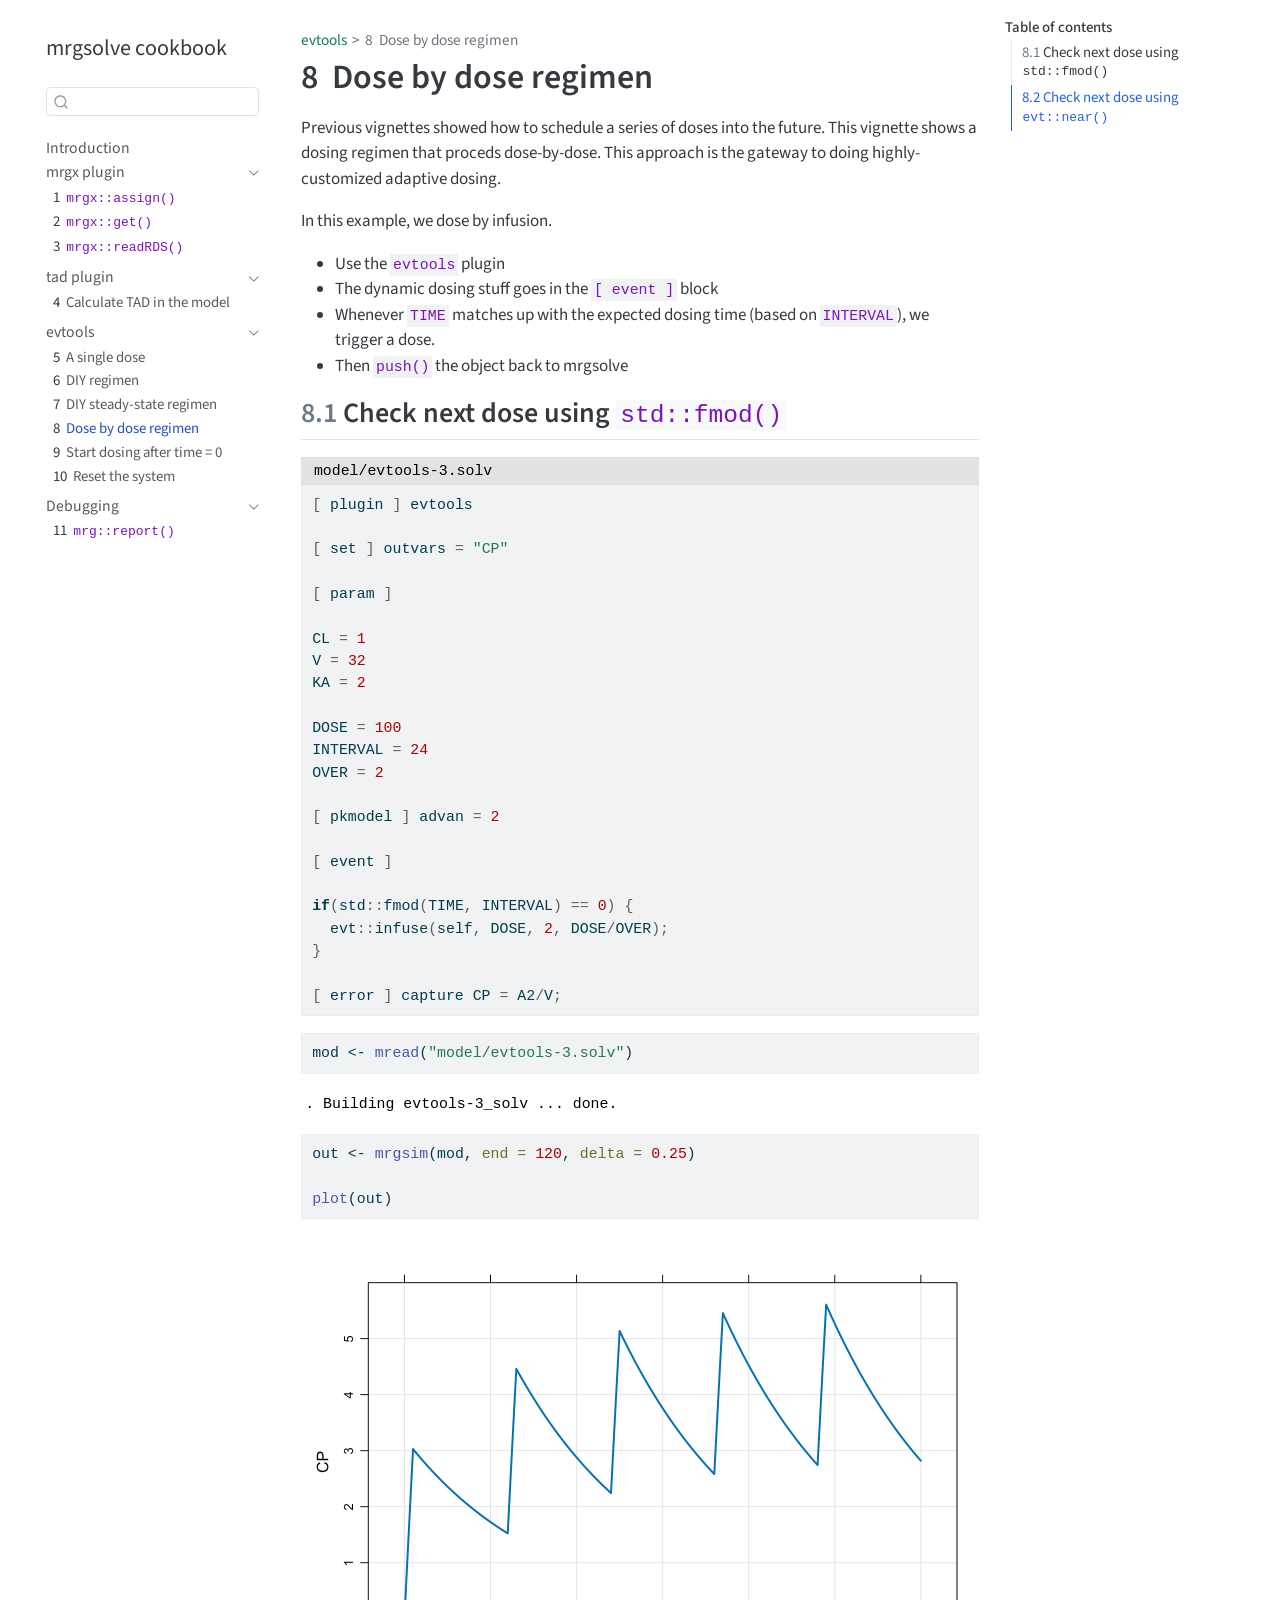
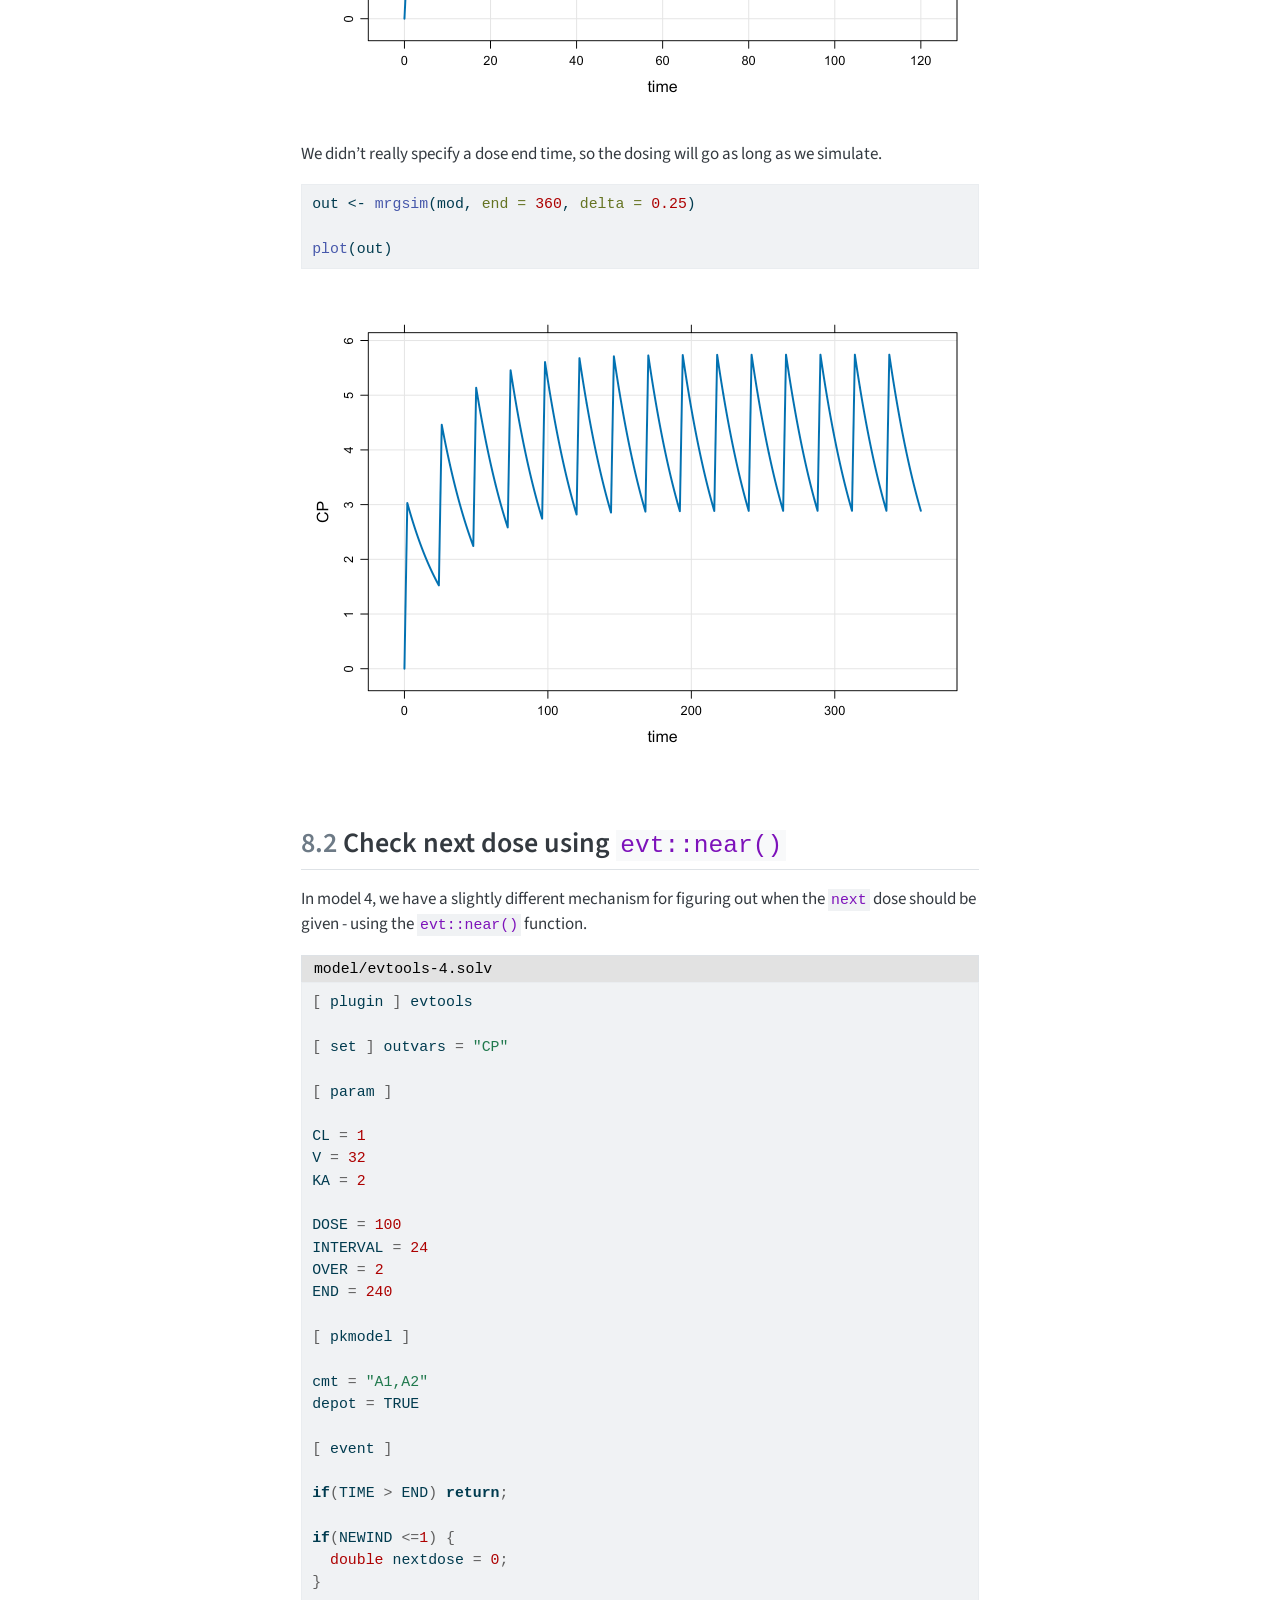
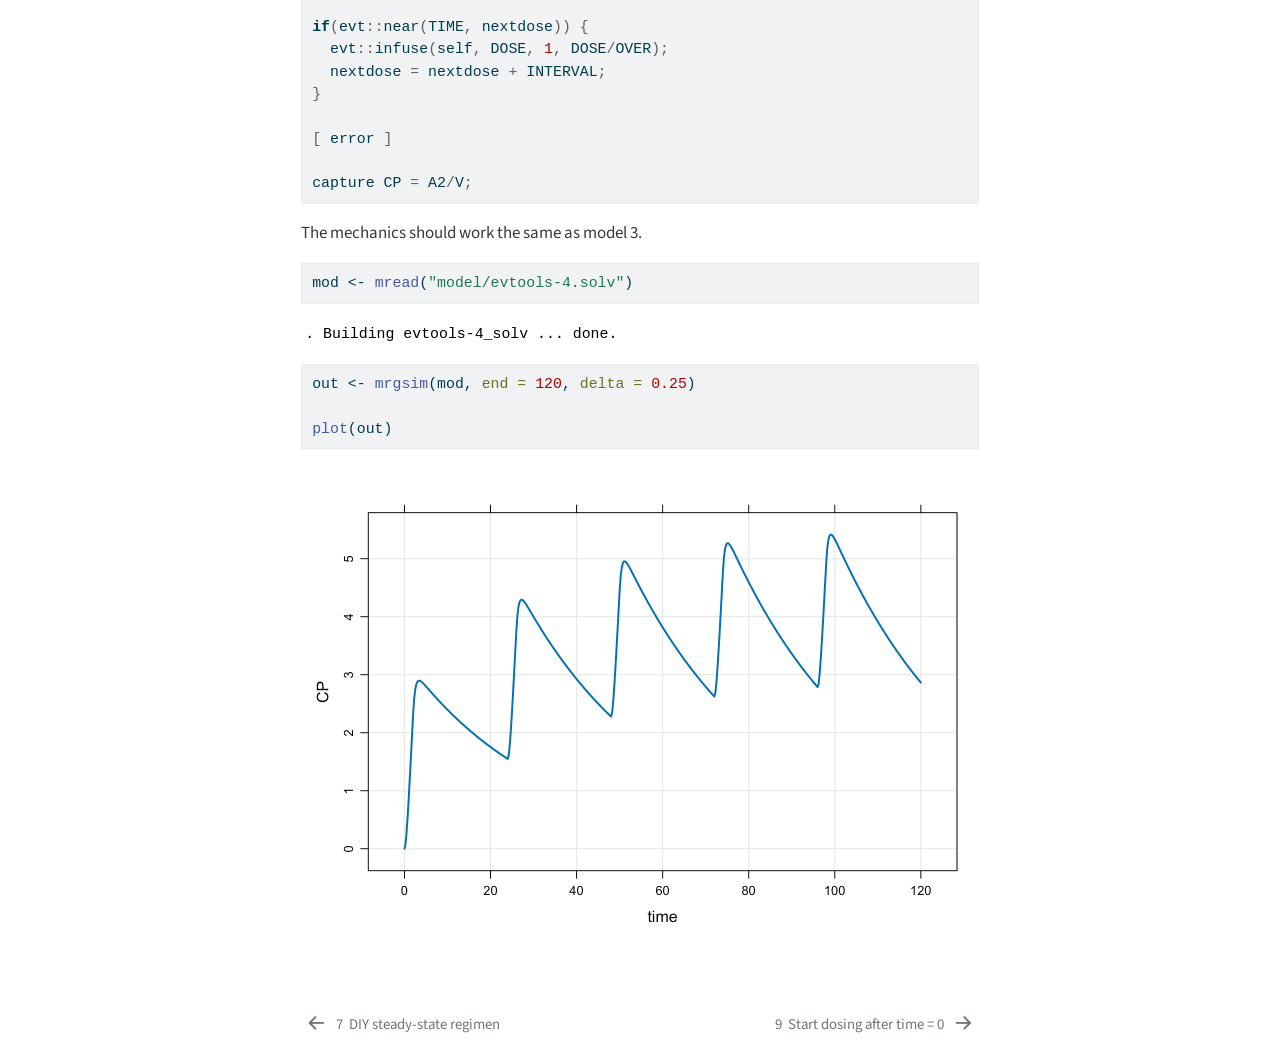
<file: docs/evtools-3-4.html>
<!DOCTYPE html>
<html xmlns="http://www.w3.org/1999/xhtml" lang="en" xml:lang="en"><head>

<meta charset="utf-8">
<meta name="generator" content="quarto-1.9.37">

<meta name="viewport" content="width=device-width, initial-scale=1.0, user-scalable=yes">


<title>8&nbsp; Dose by dose regimen – mrgsolve cookbook</title>
<style>
/* Default styles provided by pandoc.
** See https://pandoc.org/MANUAL.html#variables-for-html for config info.
*/
code{white-space: pre-wrap;}
span.smallcaps{font-variant: small-caps;}
div.columns{display: flex; gap: min(4vw, 1.5em);}
div.column{flex: auto; overflow-x: auto;}
div.hanging-indent{margin-left: 1.5em; text-indent: -1.5em;}
ul.task-list{list-style: none;}
ul.task-list li input[type="checkbox"] {
  width: 0.8em;
  margin: 0 0.8em 0.2em -1em; /* quarto-specific, see https://github.com/quarto-dev/quarto-cli/issues/4556 */ 
  vertical-align: middle;
}
/* CSS for syntax highlighting */
html { -webkit-text-size-adjust: 100%; }
pre > code.sourceCode { white-space: pre; position: relative; }
pre > code.sourceCode > span { display: inline-block; line-height: 1.25; }
pre > code.sourceCode > span:empty { height: 1.2em; }
.sourceCode { overflow: visible; }
code.sourceCode > span { color: inherit; text-decoration: inherit; }
div.sourceCode { margin: 1em 0; }
pre.sourceCode { margin: 0; }
@media screen {
div.sourceCode { overflow: auto; }
}
@media print {
pre > code.sourceCode { white-space: pre-wrap; }
pre > code.sourceCode > span { text-indent: -5em; padding-left: 5em; }
}
pre.numberSource code
  { counter-reset: source-line 0; }
pre.numberSource code > span
  { position: relative; left: -4em; counter-increment: source-line; }
pre.numberSource code > span > a:first-child::before
  { content: counter(source-line);
    position: relative; left: -1em; text-align: right; vertical-align: baseline;
    border: none; display: inline-block;
    -webkit-touch-callout: none; -webkit-user-select: none;
    -khtml-user-select: none; -moz-user-select: none;
    -ms-user-select: none; user-select: none;
    padding: 0 4px; width: 4em;
  }
pre.numberSource { margin-left: 3em;  padding-left: 4px; }
div.sourceCode
  {   }
@media screen {
pre > code.sourceCode > span > a:first-child::before { text-decoration: underline; }
}
</style>


<script src="site_libs/quarto-nav/quarto-nav.js"></script>
<script src="site_libs/quarto-nav/headroom.min.js"></script>
<script src="site_libs/clipboard/clipboard.min.js"></script>
<script src="site_libs/quarto-search/autocomplete.umd.js"></script>
<script src="site_libs/quarto-search/fuse.min.js"></script>
<script src="site_libs/quarto-search/quarto-search.js"></script>
<meta name="quarto:offset" content="./">
<link href="./evtools-5.html" rel="next">
<link href="./evtools-2.html" rel="prev">
<link href="./images/MRG-Solve-Hex.png" rel="icon" type="image/png">
<script src="site_libs/quarto-html/quarto.js" type="module"></script>
<script src="site_libs/quarto-html/tabsets/tabsets.js" type="module"></script>
<script src="site_libs/quarto-html/popper.min.js"></script>
<script src="site_libs/quarto-html/tippy.umd.min.js"></script>
<script src="site_libs/quarto-html/anchor.min.js"></script>
<link href="site_libs/quarto-html/tippy.css" rel="stylesheet">
<link href="site_libs/quarto-html/quarto-syntax-highlighting-7f8f88aac4f3542376d5c11b86a4c14d.css" rel="stylesheet" id="quarto-text-highlighting-styles">
<script src="site_libs/bootstrap/bootstrap.min.js"></script>
<link href="site_libs/bootstrap/bootstrap-icons.css" rel="stylesheet">
<link href="site_libs/bootstrap/bootstrap-fcea66d32851c3decd982b1877fc33de.min.css" rel="stylesheet" append-hash="true" id="quarto-bootstrap" data-mode="light">
<script id="quarto-search-options" type="application/json">{
  "location": "sidebar",
  "copy-button": false,
  "collapse-after": 3,
  "panel-placement": "start",
  "type": "textbox",
  "limit": 50,
  "keyboard-shortcut": [
    "f",
    "/",
    "s"
  ],
  "show-item-context": false,
  "language": {
    "search-no-results-text": "No results",
    "search-matching-documents-text": "matching documents",
    "search-copy-link-title": "Copy link to search",
    "search-hide-matches-text": "Hide additional matches",
    "search-more-match-text": "more match in this document",
    "search-more-matches-text": "more matches in this document",
    "search-clear-button-title": "Clear",
    "search-text-placeholder": "",
    "search-detached-cancel-button-title": "Cancel",
    "search-submit-button-title": "Submit",
    "search-label": "Search"
  }
}</script>


</head>

<body class="nav-sidebar floating quarto-light">

<div id="quarto-search-results"></div>
  <header id="quarto-header" class="headroom fixed-top">
  <nav class="quarto-secondary-nav">
    <div class="container-fluid d-flex">
      <button type="button" class="quarto-btn-toggle btn" data-bs-toggle="collapse" role="button" data-bs-target=".quarto-sidebar-collapse-item" aria-controls="quarto-sidebar" aria-expanded="false" aria-label="Toggle sidebar navigation" onclick="if (window.quartoToggleHeadroom) { window.quartoToggleHeadroom(); }">
        <i class="bi bi-layout-text-sidebar-reverse"></i>
      </button>
        <nav class="quarto-page-breadcrumbs" aria-label="breadcrumb"><ol class="breadcrumb"><li class="breadcrumb-item"><a href="./evtools-0.html">evtools</a></li><li class="breadcrumb-item"><a href="./evtools-3-4.html"><span class="chapter-number">8</span>&nbsp; <span class="chapter-title">Dose by dose regimen</span></a></li></ol></nav>
        <a class="flex-grow-1" role="navigation" data-bs-toggle="collapse" data-bs-target=".quarto-sidebar-collapse-item" aria-controls="quarto-sidebar" aria-expanded="false" aria-label="Toggle sidebar navigation" onclick="if (window.quartoToggleHeadroom) { window.quartoToggleHeadroom(); }">      
        </a>
      <button type="button" class="btn quarto-search-button" aria-label="Search" onclick="window.quartoOpenSearch();">
        <i class="bi bi-search"></i>
      </button>
    </div>
  </nav>
</header>
<!-- content -->
<div id="quarto-content" class="quarto-container page-columns page-rows-contents page-layout-article">
<!-- sidebar -->
  <nav id="quarto-sidebar" class="sidebar collapse collapse-horizontal quarto-sidebar-collapse-item sidebar-navigation floating overflow-auto">
    <div class="pt-lg-2 mt-2 text-left sidebar-header">
    <div class="sidebar-title mb-0 py-0">
      <a href="./">mrgsolve cookbook</a> 
    </div>
      </div>
        <div class="mt-2 flex-shrink-0 align-items-center">
        <div class="sidebar-search">
        <div id="quarto-search" class="" title="Search"></div>
        </div>
        </div>
    <div class="sidebar-menu-container"> 
    <ul class="list-unstyled mt-1">
        <li class="sidebar-item">
  <div class="sidebar-item-container"> 
  <a href="./index.html" class="sidebar-item-text sidebar-link">
 <span class="menu-text">Introduction</span></a>
  </div>
</li>
        <li class="sidebar-item sidebar-item-section">
      <div class="sidebar-item-container"> 
            <a class="sidebar-item-text sidebar-link text-start" data-bs-toggle="collapse" data-bs-target="#quarto-sidebar-section-1" role="navigation" aria-expanded="true">
 <span class="menu-text">mrgx plugin</span></a>
          <a class="sidebar-item-toggle text-start" data-bs-toggle="collapse" data-bs-target="#quarto-sidebar-section-1" role="navigation" aria-expanded="true" aria-label="Toggle section">
            <i class="bi bi-chevron-right ms-2"></i>
          </a> 
      </div>
      <ul id="quarto-sidebar-section-1" class="collapse list-unstyled sidebar-section depth1 show">  
          <li class="sidebar-item">
  <div class="sidebar-item-container"> 
  <a href="./mrgx-assign.html" class="sidebar-item-text sidebar-link">
 <span class="menu-text"><span class="chapter-number">1</span>&nbsp; <span class="chapter-title"><code>mrgx::assign()</code></span></span></a>
  </div>
</li>
          <li class="sidebar-item">
  <div class="sidebar-item-container"> 
  <a href="./mrgx-get.html" class="sidebar-item-text sidebar-link">
 <span class="menu-text"><span class="chapter-number">2</span>&nbsp; <span class="chapter-title"><code>mrgx::get()</code></span></span></a>
  </div>
</li>
          <li class="sidebar-item">
  <div class="sidebar-item-container"> 
  <a href="./mrgx-rds.html" class="sidebar-item-text sidebar-link">
 <span class="menu-text"><span class="chapter-number">3</span>&nbsp; <span class="chapter-title"><code>mrgx::readRDS()</code></span></span></a>
  </div>
</li>
      </ul>
  </li>
        <li class="sidebar-item sidebar-item-section">
      <div class="sidebar-item-container"> 
            <a class="sidebar-item-text sidebar-link text-start" data-bs-toggle="collapse" data-bs-target="#quarto-sidebar-section-2" role="navigation" aria-expanded="true">
 <span class="menu-text">tad plugin</span></a>
          <a class="sidebar-item-toggle text-start" data-bs-toggle="collapse" data-bs-target="#quarto-sidebar-section-2" role="navigation" aria-expanded="true" aria-label="Toggle section">
            <i class="bi bi-chevron-right ms-2"></i>
          </a> 
      </div>
      <ul id="quarto-sidebar-section-2" class="collapse list-unstyled sidebar-section depth1 show">  
          <li class="sidebar-item">
  <div class="sidebar-item-container"> 
  <a href="./tad.html" class="sidebar-item-text sidebar-link">
 <span class="menu-text"><span class="chapter-number">4</span>&nbsp; <span class="chapter-title">Calculate TAD in the model</span></span></a>
  </div>
</li>
      </ul>
  </li>
        <li class="sidebar-item sidebar-item-section">
      <div class="sidebar-item-container"> 
            <a class="sidebar-item-text sidebar-link text-start" data-bs-toggle="collapse" data-bs-target="#quarto-sidebar-section-3" role="navigation" aria-expanded="true">
 <span class="menu-text">evtools</span></a>
          <a class="sidebar-item-toggle text-start" data-bs-toggle="collapse" data-bs-target="#quarto-sidebar-section-3" role="navigation" aria-expanded="true" aria-label="Toggle section">
            <i class="bi bi-chevron-right ms-2"></i>
          </a> 
      </div>
      <ul id="quarto-sidebar-section-3" class="collapse list-unstyled sidebar-section depth1 show">  
          <li class="sidebar-item">
  <div class="sidebar-item-container"> 
  <a href="./evtools-0.html" class="sidebar-item-text sidebar-link">
 <span class="menu-text"><span class="chapter-number">5</span>&nbsp; <span class="chapter-title">A single dose</span></span></a>
  </div>
</li>
          <li class="sidebar-item">
  <div class="sidebar-item-container"> 
  <a href="./evtools-1.html" class="sidebar-item-text sidebar-link">
 <span class="menu-text"><span class="chapter-number">6</span>&nbsp; <span class="chapter-title">DIY regimen</span></span></a>
  </div>
</li>
          <li class="sidebar-item">
  <div class="sidebar-item-container"> 
  <a href="./evtools-2.html" class="sidebar-item-text sidebar-link">
 <span class="menu-text"><span class="chapter-number">7</span>&nbsp; <span class="chapter-title">DIY steady-state regimen</span></span></a>
  </div>
</li>
          <li class="sidebar-item">
  <div class="sidebar-item-container"> 
  <a href="./evtools-3-4.html" class="sidebar-item-text sidebar-link active">
 <span class="menu-text"><span class="chapter-number">8</span>&nbsp; <span class="chapter-title">Dose by dose regimen</span></span></a>
  </div>
</li>
          <li class="sidebar-item">
  <div class="sidebar-item-container"> 
  <a href="./evtools-5.html" class="sidebar-item-text sidebar-link">
 <span class="menu-text"><span class="chapter-number">9</span>&nbsp; <span class="chapter-title">Start dosing after time = 0</span></span></a>
  </div>
</li>
          <li class="sidebar-item">
  <div class="sidebar-item-container"> 
  <a href="./evtools-6.html" class="sidebar-item-text sidebar-link">
 <span class="menu-text"><span class="chapter-number">10</span>&nbsp; <span class="chapter-title">Reset the system</span></span></a>
  </div>
</li>
      </ul>
  </li>
        <li class="sidebar-item sidebar-item-section">
      <div class="sidebar-item-container"> 
            <a class="sidebar-item-text sidebar-link text-start" data-bs-toggle="collapse" data-bs-target="#quarto-sidebar-section-4" role="navigation" aria-expanded="true">
 <span class="menu-text">Debugging</span></a>
          <a class="sidebar-item-toggle text-start" data-bs-toggle="collapse" data-bs-target="#quarto-sidebar-section-4" role="navigation" aria-expanded="true" aria-label="Toggle section">
            <i class="bi bi-chevron-right ms-2"></i>
          </a> 
      </div>
      <ul id="quarto-sidebar-section-4" class="collapse list-unstyled sidebar-section depth1 show">  
          <li class="sidebar-item">
  <div class="sidebar-item-container"> 
  <a href="./mrg-report.html" class="sidebar-item-text sidebar-link">
 <span class="menu-text"><span class="chapter-number">11</span>&nbsp; <span class="chapter-title"><code>mrg::report()</code></span></span></a>
  </div>
</li>
      </ul>
  </li>
    </ul>
    </div>
</nav>
<div id="quarto-sidebar-glass" class="quarto-sidebar-collapse-item" data-bs-toggle="collapse" data-bs-target=".quarto-sidebar-collapse-item"></div>
<!-- margin-sidebar -->
    <div id="quarto-margin-sidebar" class="sidebar margin-sidebar">
        <nav id="TOC" role="doc-toc" class="toc-active">
    <h2 id="toc-title">Table of contents</h2>
   
  <ul>
  <li><a href="#check-next-dose-using-stdfmod" id="toc-check-next-dose-using-stdfmod" class="nav-link active" data-scroll-target="#check-next-dose-using-stdfmod"><span class="header-section-number">8.1</span> Check next dose using <code>std::fmod()</code></a></li>
  <li><a href="#check-next-dose-using-evtnear" id="toc-check-next-dose-using-evtnear" class="nav-link" data-scroll-target="#check-next-dose-using-evtnear"><span class="header-section-number">8.2</span> Check next dose using <code>evt::near()</code></a></li>
  </ul>
</nav>
    </div>
<!-- main -->
<main class="content" id="quarto-document-content">

<header id="title-block-header" class="quarto-title-block default"><nav class="quarto-page-breadcrumbs quarto-title-breadcrumbs d-none d-lg-block" aria-label="breadcrumb"><ol class="breadcrumb"><li class="breadcrumb-item"><a href="./evtools-0.html">evtools</a></li><li class="breadcrumb-item"><a href="./evtools-3-4.html"><span class="chapter-number">8</span>&nbsp; <span class="chapter-title">Dose by dose regimen</span></a></li></ol></nav>
<div class="quarto-title">
<h1 class="title"><span class="chapter-number">8</span>&nbsp; <span class="chapter-title">Dose by dose regimen</span></h1>
</div>



<div class="quarto-title-meta">

    
  
    
  </div>
  


</header>


<p>Previous vignettes showed how to schedule a series of doses into the future. This vignette shows a dosing regimen that proceds dose-by-dose. This approach is the gateway to doing highly-customized adaptive dosing.</p>
<p>In this example, we dose by infusion.</p>
<ul>
<li>Use the <code>evtools</code> plugin</li>
<li>The dynamic dosing stuff goes in the <code>[ event ]</code> block</li>
<li>Whenever <code>TIME</code> matches up with the expected dosing time (based on <code>INTERVAL</code>), we trigger a dose.</li>
<li>Then <code>push()</code> the object back to mrgsolve</li>
</ul>
<section id="check-next-dose-using-stdfmod" class="level2" data-number="8.1">
<h2 data-number="8.1" class="anchored" data-anchor-id="check-next-dose-using-stdfmod"><span class="header-section-number">8.1</span> Check next dose using <code>std::fmod()</code></h2>
<div class="cell">
<div class="code-with-filename">
<div class="code-with-filename-file">
<pre><strong>model/evtools-3.solv</strong></pre>
</div>
<div class="code-copy-outer-scaffold"><div class="sourceCode cell-code" id="cb1"><pre class="sourceCode c code-with-copy"><code class="sourceCode c"><span id="cb1-1"><a href="#cb1-1" aria-hidden="true" tabindex="-1"></a><span class="op">[</span> plugin <span class="op">]</span> evtools</span>
<span id="cb1-2"><a href="#cb1-2" aria-hidden="true" tabindex="-1"></a></span>
<span id="cb1-3"><a href="#cb1-3" aria-hidden="true" tabindex="-1"></a><span class="op">[</span> set <span class="op">]</span> outvars <span class="op">=</span> <span class="st">"CP"</span></span>
<span id="cb1-4"><a href="#cb1-4" aria-hidden="true" tabindex="-1"></a></span>
<span id="cb1-5"><a href="#cb1-5" aria-hidden="true" tabindex="-1"></a><span class="op">[</span> param <span class="op">]</span> </span>
<span id="cb1-6"><a href="#cb1-6" aria-hidden="true" tabindex="-1"></a></span>
<span id="cb1-7"><a href="#cb1-7" aria-hidden="true" tabindex="-1"></a>CL <span class="op">=</span> <span class="dv">1</span></span>
<span id="cb1-8"><a href="#cb1-8" aria-hidden="true" tabindex="-1"></a>V <span class="op">=</span> <span class="dv">32</span></span>
<span id="cb1-9"><a href="#cb1-9" aria-hidden="true" tabindex="-1"></a>KA <span class="op">=</span> <span class="dv">2</span></span>
<span id="cb1-10"><a href="#cb1-10" aria-hidden="true" tabindex="-1"></a></span>
<span id="cb1-11"><a href="#cb1-11" aria-hidden="true" tabindex="-1"></a>DOSE <span class="op">=</span> <span class="dv">100</span></span>
<span id="cb1-12"><a href="#cb1-12" aria-hidden="true" tabindex="-1"></a>INTERVAL <span class="op">=</span> <span class="dv">24</span></span>
<span id="cb1-13"><a href="#cb1-13" aria-hidden="true" tabindex="-1"></a>OVER <span class="op">=</span> <span class="dv">2</span></span>
<span id="cb1-14"><a href="#cb1-14" aria-hidden="true" tabindex="-1"></a></span>
<span id="cb1-15"><a href="#cb1-15" aria-hidden="true" tabindex="-1"></a><span class="op">[</span> pkmodel <span class="op">]</span> advan <span class="op">=</span> <span class="dv">2</span></span>
<span id="cb1-16"><a href="#cb1-16" aria-hidden="true" tabindex="-1"></a></span>
<span id="cb1-17"><a href="#cb1-17" aria-hidden="true" tabindex="-1"></a><span class="op">[</span> event <span class="op">]</span> </span>
<span id="cb1-18"><a href="#cb1-18" aria-hidden="true" tabindex="-1"></a></span>
<span id="cb1-19"><a href="#cb1-19" aria-hidden="true" tabindex="-1"></a><span class="cf">if</span><span class="op">(</span>std<span class="op">::</span>fmod<span class="op">(</span>TIME<span class="op">,</span> INTERVAL<span class="op">)</span> <span class="op">==</span> <span class="dv">0</span><span class="op">)</span> <span class="op">{</span></span>
<span id="cb1-20"><a href="#cb1-20" aria-hidden="true" tabindex="-1"></a>  evt<span class="op">::</span>infuse<span class="op">(</span>self<span class="op">,</span> DOSE<span class="op">,</span> <span class="dv">2</span><span class="op">,</span> DOSE<span class="op">/</span>OVER<span class="op">);</span> </span>
<span id="cb1-21"><a href="#cb1-21" aria-hidden="true" tabindex="-1"></a><span class="op">}</span></span>
<span id="cb1-22"><a href="#cb1-22" aria-hidden="true" tabindex="-1"></a></span>
<span id="cb1-23"><a href="#cb1-23" aria-hidden="true" tabindex="-1"></a><span class="op">[</span> error <span class="op">]</span> capture CP <span class="op">=</span> A2<span class="op">/</span>V<span class="op">;</span></span></code></pre></div><button title="Copy to Clipboard" class="code-copy-button"><i class="bi"></i></button></div>
</div>
</div>
<div class="cell">
<div class="code-copy-outer-scaffold"><div class="sourceCode cell-code" id="cb2"><pre class="sourceCode r code-with-copy"><code class="sourceCode r"><span id="cb2-1"><a href="#cb2-1" aria-hidden="true" tabindex="-1"></a>mod <span class="ot">&lt;-</span> <span class="fu">mread</span>(<span class="st">"model/evtools-3.solv"</span>)</span></code></pre></div><button title="Copy to Clipboard" class="code-copy-button"><i class="bi"></i></button></div>
<div class="cell-output cell-output-stderr">
<pre><code>. Building evtools-3_solv ... done.</code></pre>
</div>
<div class="code-copy-outer-scaffold"><div class="sourceCode cell-code" id="cb4"><pre class="sourceCode r code-with-copy"><code class="sourceCode r"><span id="cb4-1"><a href="#cb4-1" aria-hidden="true" tabindex="-1"></a>out <span class="ot">&lt;-</span> <span class="fu">mrgsim</span>(mod, <span class="at">end =</span> <span class="dv">120</span>, <span class="at">delta =</span> <span class="fl">0.25</span>)</span>
<span id="cb4-2"><a href="#cb4-2" aria-hidden="true" tabindex="-1"></a></span>
<span id="cb4-3"><a href="#cb4-3" aria-hidden="true" tabindex="-1"></a><span class="fu">plot</span>(out)</span></code></pre></div><button title="Copy to Clipboard" class="code-copy-button"><i class="bi"></i></button></div>
<div class="cell-output-display">
<div>
<figure class="figure">
<p><img src="evtools-3-4_files/figure-html/unnamed-chunk-3-1.png" class="img-fluid figure-img" width="672"></p>
</figure>
</div>
</div>
</div>
<p>We didn’t really specify a dose end time, so the dosing will go as long as we simulate.</p>
<div class="cell">
<div class="code-copy-outer-scaffold"><div class="sourceCode cell-code" id="cb5"><pre class="sourceCode r code-with-copy"><code class="sourceCode r"><span id="cb5-1"><a href="#cb5-1" aria-hidden="true" tabindex="-1"></a>out <span class="ot">&lt;-</span> <span class="fu">mrgsim</span>(mod, <span class="at">end =</span> <span class="dv">360</span>, <span class="at">delta =</span> <span class="fl">0.25</span>)</span>
<span id="cb5-2"><a href="#cb5-2" aria-hidden="true" tabindex="-1"></a></span>
<span id="cb5-3"><a href="#cb5-3" aria-hidden="true" tabindex="-1"></a><span class="fu">plot</span>(out)</span></code></pre></div><button title="Copy to Clipboard" class="code-copy-button"><i class="bi"></i></button></div>
<div class="cell-output-display">
<div>
<figure class="figure">
<p><img src="evtools-3-4_files/figure-html/unnamed-chunk-4-1.png" class="img-fluid figure-img" width="672"></p>
</figure>
</div>
</div>
</div>
</section>
<section id="check-next-dose-using-evtnear" class="level2" data-number="8.2">
<h2 data-number="8.2" class="anchored" data-anchor-id="check-next-dose-using-evtnear"><span class="header-section-number">8.2</span> Check next dose using <code>evt::near()</code></h2>
<p>In model 4, we have a slightly different mechanism for figuring out when the <code>next</code> dose should be given - using the <code>evt::near()</code> function.</p>
<div class="cell">
<div class="code-with-filename">
<div class="code-with-filename-file">
<pre><strong>model/evtools-4.solv</strong></pre>
</div>
<div class="code-copy-outer-scaffold"><div class="sourceCode cell-code" id="cb6"><pre class="sourceCode c code-with-copy"><code class="sourceCode c"><span id="cb6-1"><a href="#cb6-1" aria-hidden="true" tabindex="-1"></a><span class="op">[</span> plugin <span class="op">]</span> evtools</span>
<span id="cb6-2"><a href="#cb6-2" aria-hidden="true" tabindex="-1"></a></span>
<span id="cb6-3"><a href="#cb6-3" aria-hidden="true" tabindex="-1"></a><span class="op">[</span> set <span class="op">]</span> outvars <span class="op">=</span> <span class="st">"CP"</span></span>
<span id="cb6-4"><a href="#cb6-4" aria-hidden="true" tabindex="-1"></a></span>
<span id="cb6-5"><a href="#cb6-5" aria-hidden="true" tabindex="-1"></a><span class="op">[</span> param <span class="op">]</span> </span>
<span id="cb6-6"><a href="#cb6-6" aria-hidden="true" tabindex="-1"></a></span>
<span id="cb6-7"><a href="#cb6-7" aria-hidden="true" tabindex="-1"></a>CL <span class="op">=</span> <span class="dv">1</span></span>
<span id="cb6-8"><a href="#cb6-8" aria-hidden="true" tabindex="-1"></a>V <span class="op">=</span> <span class="dv">32</span></span>
<span id="cb6-9"><a href="#cb6-9" aria-hidden="true" tabindex="-1"></a>KA <span class="op">=</span> <span class="dv">2</span></span>
<span id="cb6-10"><a href="#cb6-10" aria-hidden="true" tabindex="-1"></a></span>
<span id="cb6-11"><a href="#cb6-11" aria-hidden="true" tabindex="-1"></a>DOSE <span class="op">=</span> <span class="dv">100</span></span>
<span id="cb6-12"><a href="#cb6-12" aria-hidden="true" tabindex="-1"></a>INTERVAL <span class="op">=</span> <span class="dv">24</span></span>
<span id="cb6-13"><a href="#cb6-13" aria-hidden="true" tabindex="-1"></a>OVER <span class="op">=</span> <span class="dv">2</span></span>
<span id="cb6-14"><a href="#cb6-14" aria-hidden="true" tabindex="-1"></a>END <span class="op">=</span> <span class="dv">240</span></span>
<span id="cb6-15"><a href="#cb6-15" aria-hidden="true" tabindex="-1"></a></span>
<span id="cb6-16"><a href="#cb6-16" aria-hidden="true" tabindex="-1"></a><span class="op">[</span> pkmodel <span class="op">]</span></span>
<span id="cb6-17"><a href="#cb6-17" aria-hidden="true" tabindex="-1"></a></span>
<span id="cb6-18"><a href="#cb6-18" aria-hidden="true" tabindex="-1"></a>cmt <span class="op">=</span> <span class="st">"A1,A2"</span></span>
<span id="cb6-19"><a href="#cb6-19" aria-hidden="true" tabindex="-1"></a>depot <span class="op">=</span> TRUE</span>
<span id="cb6-20"><a href="#cb6-20" aria-hidden="true" tabindex="-1"></a></span>
<span id="cb6-21"><a href="#cb6-21" aria-hidden="true" tabindex="-1"></a><span class="op">[</span> event <span class="op">]</span> </span>
<span id="cb6-22"><a href="#cb6-22" aria-hidden="true" tabindex="-1"></a></span>
<span id="cb6-23"><a href="#cb6-23" aria-hidden="true" tabindex="-1"></a><span class="cf">if</span><span class="op">(</span>TIME <span class="op">&gt;</span> END<span class="op">)</span> <span class="cf">return</span><span class="op">;</span></span>
<span id="cb6-24"><a href="#cb6-24" aria-hidden="true" tabindex="-1"></a></span>
<span id="cb6-25"><a href="#cb6-25" aria-hidden="true" tabindex="-1"></a><span class="cf">if</span><span class="op">(</span>NEWIND <span class="op">&lt;=</span><span class="dv">1</span><span class="op">)</span> <span class="op">{</span> </span>
<span id="cb6-26"><a href="#cb6-26" aria-hidden="true" tabindex="-1"></a>  <span class="dt">double</span> nextdose <span class="op">=</span> <span class="dv">0</span><span class="op">;</span></span>
<span id="cb6-27"><a href="#cb6-27" aria-hidden="true" tabindex="-1"></a><span class="op">}</span></span>
<span id="cb6-28"><a href="#cb6-28" aria-hidden="true" tabindex="-1"></a></span>
<span id="cb6-29"><a href="#cb6-29" aria-hidden="true" tabindex="-1"></a><span class="cf">if</span><span class="op">(</span>evt<span class="op">::</span>near<span class="op">(</span>TIME<span class="op">,</span> nextdose<span class="op">))</span> <span class="op">{</span></span>
<span id="cb6-30"><a href="#cb6-30" aria-hidden="true" tabindex="-1"></a>  evt<span class="op">::</span>infuse<span class="op">(</span>self<span class="op">,</span> DOSE<span class="op">,</span> <span class="dv">1</span><span class="op">,</span> DOSE<span class="op">/</span>OVER<span class="op">);</span> </span>
<span id="cb6-31"><a href="#cb6-31" aria-hidden="true" tabindex="-1"></a>  nextdose <span class="op">=</span> nextdose <span class="op">+</span> INTERVAL<span class="op">;</span></span>
<span id="cb6-32"><a href="#cb6-32" aria-hidden="true" tabindex="-1"></a><span class="op">}</span></span>
<span id="cb6-33"><a href="#cb6-33" aria-hidden="true" tabindex="-1"></a></span>
<span id="cb6-34"><a href="#cb6-34" aria-hidden="true" tabindex="-1"></a><span class="op">[</span> error <span class="op">]</span> </span>
<span id="cb6-35"><a href="#cb6-35" aria-hidden="true" tabindex="-1"></a></span>
<span id="cb6-36"><a href="#cb6-36" aria-hidden="true" tabindex="-1"></a>capture CP <span class="op">=</span> A2<span class="op">/</span>V<span class="op">;</span></span></code></pre></div><button title="Copy to Clipboard" class="code-copy-button"><i class="bi"></i></button></div>
</div>
</div>
<p>The mechanics should work the same as model 3.</p>
<div class="cell">
<div class="code-copy-outer-scaffold"><div class="sourceCode cell-code" id="cb7"><pre class="sourceCode r code-with-copy"><code class="sourceCode r"><span id="cb7-1"><a href="#cb7-1" aria-hidden="true" tabindex="-1"></a>mod <span class="ot">&lt;-</span> <span class="fu">mread</span>(<span class="st">"model/evtools-4.solv"</span>)</span></code></pre></div><button title="Copy to Clipboard" class="code-copy-button"><i class="bi"></i></button></div>
<div class="cell-output cell-output-stderr">
<pre><code>. Building evtools-4_solv ... done.</code></pre>
</div>
<div class="code-copy-outer-scaffold"><div class="sourceCode cell-code" id="cb9"><pre class="sourceCode r code-with-copy"><code class="sourceCode r"><span id="cb9-1"><a href="#cb9-1" aria-hidden="true" tabindex="-1"></a>out <span class="ot">&lt;-</span> <span class="fu">mrgsim</span>(mod, <span class="at">end =</span> <span class="dv">120</span>, <span class="at">delta =</span> <span class="fl">0.25</span>)</span>
<span id="cb9-2"><a href="#cb9-2" aria-hidden="true" tabindex="-1"></a></span>
<span id="cb9-3"><a href="#cb9-3" aria-hidden="true" tabindex="-1"></a><span class="fu">plot</span>(out)</span></code></pre></div><button title="Copy to Clipboard" class="code-copy-button"><i class="bi"></i></button></div>
<div class="cell-output-display">
<div>
<figure class="figure">
<p><img src="evtools-3-4_files/figure-html/unnamed-chunk-6-1.png" class="img-fluid figure-img" width="672"></p>
</figure>
</div>
</div>
</div>


</section>

</main> <!-- /main -->
<script id="quarto-html-after-body" type="application/javascript">
  window.document.addEventListener("DOMContentLoaded", function (event) {
    const icon = "";
    const anchorJS = new window.AnchorJS();
    anchorJS.options = {
      placement: 'right',
      icon: icon
    };
    anchorJS.add('.anchored');
    const isCodeAnnotation = (el) => {
      for (const clz of el.classList) {
        if (clz.startsWith('code-annotation-')) {                     
          return true;
        }
      }
      return false;
    }
    const onCopySuccess = function(e) {
      // button target
      const button = e.trigger;
      // don't keep focus
      button.blur();
      // flash "checked"
      button.classList.add('code-copy-button-checked');
      var currentTitle = button.getAttribute("title");
      button.setAttribute("title", "Copied!");
      let tooltip;
      if (window.bootstrap) {
        button.setAttribute("data-bs-toggle", "tooltip");
        button.setAttribute("data-bs-placement", "left");
        button.setAttribute("data-bs-title", "Copied!");
        tooltip = new bootstrap.Tooltip(button, 
          { trigger: "manual", 
            customClass: "code-copy-button-tooltip",
            offset: [0, -8]});
        tooltip.show();    
      }
      setTimeout(function() {
        if (tooltip) {
          tooltip.hide();
          button.removeAttribute("data-bs-title");
          button.removeAttribute("data-bs-toggle");
          button.removeAttribute("data-bs-placement");
        }
        button.setAttribute("title", currentTitle);
        button.classList.remove('code-copy-button-checked');
      }, 1000);
      // clear code selection
      e.clearSelection();
    }
    const getTextToCopy = function(trigger) {
      const outerScaffold = trigger.parentElement.cloneNode(true);
      const codeEl = outerScaffold.querySelector('code');
      for (const childEl of codeEl.children) {
        if (isCodeAnnotation(childEl)) {
          childEl.remove();
        }
      }
      return codeEl.innerText;
    }
    const clipboard = new window.ClipboardJS('.code-copy-button:not([data-in-quarto-modal])', {
      text: getTextToCopy
    });
    clipboard.on('success', onCopySuccess);
    if (window.document.getElementById('quarto-embedded-source-code-modal')) {
      const clipboardModal = new window.ClipboardJS('.code-copy-button[data-in-quarto-modal]', {
        text: getTextToCopy,
        container: window.document.getElementById('quarto-embedded-source-code-modal')
      });
      clipboardModal.on('success', onCopySuccess);
    }
      var localhostRegex = new RegExp(/^(?:http|https):\/\/localhost\:?[0-9]*\//);
      var mailtoRegex = new RegExp(/^mailto:/);
        var filterRegex = new RegExp('/' + window.location.host + '/');
      var isInternal = (href) => {
          return filterRegex.test(href) || localhostRegex.test(href) || mailtoRegex.test(href);
      }
      // Inspect non-navigation links and adorn them if external
     var links = window.document.querySelectorAll('a[href]:not(.nav-link):not(.navbar-brand):not(.toc-action):not(.sidebar-link):not(.sidebar-item-toggle):not(.pagination-link):not(.no-external):not([aria-hidden]):not(.dropdown-item):not(.quarto-navigation-tool):not(.about-link)');
      for (var i=0; i<links.length; i++) {
        const link = links[i];
        if (!isInternal(link.href)) {
          // undo the damage that might have been done by quarto-nav.js in the case of
          // links that we want to consider external
          if (link.dataset.originalHref !== undefined) {
            link.href = link.dataset.originalHref;
          }
        }
      }
    function tippyHover(el, contentFn, onTriggerFn, onUntriggerFn) {
      const config = {
        allowHTML: true,
        maxWidth: 500,
        delay: 100,
        arrow: false,
        appendTo: function(el) {
            return el.parentElement;
        },
        interactive: true,
        interactiveBorder: 10,
        theme: 'quarto',
        placement: 'bottom-start',
      };
      if (contentFn) {
        config.content = contentFn;
      }
      if (onTriggerFn) {
        config.onTrigger = onTriggerFn;
      }
      if (onUntriggerFn) {
        config.onUntrigger = onUntriggerFn;
      }
      window.tippy(el, config); 
    }
    const noterefs = window.document.querySelectorAll('a[role="doc-noteref"]');
    for (var i=0; i<noterefs.length; i++) {
      const ref = noterefs[i];
      tippyHover(ref, function() {
        // use id or data attribute instead here
        let href = ref.getAttribute('data-footnote-href') || ref.getAttribute('href');
        try { href = new URL(href).hash; } catch {}
        const id = href.replace(/^#\/?/, "");
        const note = window.document.getElementById(id);
        if (note) {
          return note.innerHTML;
        } else {
          return "";
        }
      });
    }
    const xrefs = window.document.querySelectorAll('a.quarto-xref');
    const processXRef = (id, note) => {
      // Strip column container classes
      const stripColumnClz = (el) => {
        el.classList.remove("page-full", "page-columns");
        if (el.children) {
          for (const child of el.children) {
            stripColumnClz(child);
          }
        }
      }
      stripColumnClz(note)
      if (id === null || id.startsWith('sec-')) {
        // Special case sections, only their first couple elements
        const container = document.createElement("div");
        if (note.children && note.children.length > 2) {
          container.appendChild(note.children[0].cloneNode(true));
          for (let i = 1; i < note.children.length; i++) {
            const child = note.children[i];
            if (child.tagName === "P" && child.innerText === "") {
              continue;
            } else {
              container.appendChild(child.cloneNode(true));
              break;
            }
          }
          if (window.Quarto?.typesetMath) {
            window.Quarto.typesetMath(container);
          }
          return container.innerHTML
        } else {
          if (window.Quarto?.typesetMath) {
            window.Quarto.typesetMath(note);
          }
          return note.innerHTML;
        }
      } else {
        // Remove any anchor links if they are present
        const anchorLink = note.querySelector('a.anchorjs-link');
        if (anchorLink) {
          anchorLink.remove();
        }
        if (window.Quarto?.typesetMath) {
          window.Quarto.typesetMath(note);
        }
        if (note.classList.contains("callout")) {
          return note.outerHTML;
        } else {
          return note.innerHTML;
        }
      }
    }
    for (var i=0; i<xrefs.length; i++) {
      const xref = xrefs[i];
      tippyHover(xref, undefined, function(instance) {
        instance.disable();
        let url = xref.getAttribute('href');
        let hash = undefined; 
        if (url.startsWith('#')) {
          hash = url;
        } else {
          try { hash = new URL(url).hash; } catch {}
        }
        if (hash) {
          const id = hash.replace(/^#\/?/, "");
          const note = window.document.getElementById(id);
          if (note !== null) {
            try {
              const html = processXRef(id, note.cloneNode(true));
              instance.setContent(html);
            } finally {
              instance.enable();
              instance.show();
            }
          } else {
            // See if we can fetch this
            fetch(url.split('#')[0])
            .then(res => res.text())
            .then(html => {
              const parser = new DOMParser();
              const htmlDoc = parser.parseFromString(html, "text/html");
              const note = htmlDoc.getElementById(id);
              if (note !== null) {
                const html = processXRef(id, note);
                instance.setContent(html);
              } 
            }).finally(() => {
              instance.enable();
              instance.show();
            });
          }
        } else {
          // See if we can fetch a full url (with no hash to target)
          // This is a special case and we should probably do some content thinning / targeting
          fetch(url)
          .then(res => res.text())
          .then(html => {
            const parser = new DOMParser();
            const htmlDoc = parser.parseFromString(html, "text/html");
            const note = htmlDoc.querySelector('main.content');
            if (note !== null) {
              // This should only happen for chapter cross references
              // (since there is no id in the URL)
              // remove the first header
              if (note.children.length > 0 && note.children[0].tagName === "HEADER") {
                note.children[0].remove();
              }
              const html = processXRef(null, note);
              instance.setContent(html);
            } 
          }).finally(() => {
            instance.enable();
            instance.show();
          });
        }
      }, function(instance) {
      });
    }
        let selectedAnnoteEl;
        const selectorForAnnotation = ( cell, annotation) => {
          let cellAttr = 'data-code-cell="' + cell + '"';
          let lineAttr = 'data-code-annotation="' +  annotation + '"';
          const selector = 'span[' + cellAttr + '][' + lineAttr + ']';
          return selector;
        }
        const selectCodeLines = (annoteEl) => {
          const doc = window.document;
          const targetCell = annoteEl.getAttribute("data-target-cell");
          const targetAnnotation = annoteEl.getAttribute("data-target-annotation");
          const annoteSpan = window.document.querySelector(selectorForAnnotation(targetCell, targetAnnotation));
          const lines = annoteSpan.getAttribute("data-code-lines").split(",");
          const lineIds = lines.map((line) => {
            return targetCell + "-" + line;
          })
          let top = null;
          let height = null;
          let parent = null;
          if (lineIds.length > 0) {
              //compute the position of the single el (top and bottom and make a div)
              const el = window.document.getElementById(lineIds[0]);
              top = el.offsetTop;
              height = el.offsetHeight;
              parent = el.parentElement.parentElement;
            if (lineIds.length > 1) {
              const lastEl = window.document.getElementById(lineIds[lineIds.length - 1]);
              const bottom = lastEl.offsetTop + lastEl.offsetHeight;
              height = bottom - top;
            }
            if (top !== null && height !== null && parent !== null) {
              // cook up a div (if necessary) and position it 
              let div = window.document.getElementById("code-annotation-line-highlight");
              if (div === null) {
                div = window.document.createElement("div");
                div.setAttribute("id", "code-annotation-line-highlight");
                div.style.position = 'absolute';
                parent.appendChild(div);
              }
              div.style.top = top - 2 + "px";
              div.style.height = height + 4 + "px";
              div.style.left = 0;
              let gutterDiv = window.document.getElementById("code-annotation-line-highlight-gutter");
              if (gutterDiv === null) {
                gutterDiv = window.document.createElement("div");
                gutterDiv.setAttribute("id", "code-annotation-line-highlight-gutter");
                gutterDiv.style.position = 'absolute';
                const codeCell = window.document.getElementById(targetCell);
                const gutter = codeCell.querySelector('.code-annotation-gutter');
                gutter.appendChild(gutterDiv);
              }
              gutterDiv.style.top = top - 2 + "px";
              gutterDiv.style.height = height + 4 + "px";
            }
            selectedAnnoteEl = annoteEl;
          }
        };
        const unselectCodeLines = () => {
          const elementsIds = ["code-annotation-line-highlight", "code-annotation-line-highlight-gutter"];
          elementsIds.forEach((elId) => {
            const div = window.document.getElementById(elId);
            if (div) {
              div.remove();
            }
          });
          selectedAnnoteEl = undefined;
        };
          // Handle positioning of the toggle
      window.addEventListener(
        "resize",
        throttle(() => {
          elRect = undefined;
          if (selectedAnnoteEl) {
            selectCodeLines(selectedAnnoteEl);
          }
        }, 10)
      );
      function throttle(fn, ms) {
      let throttle = false;
      let timer;
        return (...args) => {
          if(!throttle) { // first call gets through
              fn.apply(this, args);
              throttle = true;
          } else { // all the others get throttled
              if(timer) clearTimeout(timer); // cancel #2
              timer = setTimeout(() => {
                fn.apply(this, args);
                timer = throttle = false;
              }, ms);
          }
        };
      }
        // Attach click handler to the DT
        const annoteDls = window.document.querySelectorAll('dt[data-target-cell]');
        for (const annoteDlNode of annoteDls) {
          annoteDlNode.addEventListener('click', (event) => {
            const clickedEl = event.target;
            if (clickedEl !== selectedAnnoteEl) {
              unselectCodeLines();
              const activeEl = window.document.querySelector('dt[data-target-cell].code-annotation-active');
              if (activeEl) {
                activeEl.classList.remove('code-annotation-active');
              }
              selectCodeLines(clickedEl);
              clickedEl.classList.add('code-annotation-active');
            } else {
              // Unselect the line
              unselectCodeLines();
              clickedEl.classList.remove('code-annotation-active');
            }
          });
        }
    const findCites = (el) => {
      const parentEl = el.parentElement;
      if (parentEl) {
        const cites = parentEl.dataset.cites;
        if (cites) {
          return {
            el,
            cites: cites.split(' ')
          };
        } else {
          return findCites(el.parentElement)
        }
      } else {
        return undefined;
      }
    };
    var bibliorefs = window.document.querySelectorAll('a[role="doc-biblioref"]');
    for (var i=0; i<bibliorefs.length; i++) {
      const ref = bibliorefs[i];
      const citeInfo = findCites(ref);
      if (citeInfo) {
        tippyHover(citeInfo.el, function() {
          var popup = window.document.createElement('div');
          citeInfo.cites.forEach(function(cite) {
            var citeDiv = window.document.createElement('div');
            citeDiv.classList.add('hanging-indent');
            citeDiv.classList.add('csl-entry');
            var biblioDiv = window.document.getElementById('ref-' + cite);
            if (biblioDiv) {
              citeDiv.innerHTML = biblioDiv.innerHTML;
            }
            popup.appendChild(citeDiv);
          });
          return popup.innerHTML;
        });
      }
    }
  });
  </script>
<nav class="page-navigation">
  <div class="nav-page nav-page-previous">
      <a href="./evtools-2.html" class="pagination-link" aria-label="DIY steady-state regimen">
        <i class="bi bi-arrow-left-short"></i> <span class="nav-page-text"><span class="chapter-number">7</span>&nbsp; <span class="chapter-title">DIY steady-state regimen</span></span>
      </a>          
  </div>
  <div class="nav-page nav-page-next">
      <a href="./evtools-5.html" class="pagination-link" aria-label="Start dosing after time = 0">
        <span class="nav-page-text"><span class="chapter-number">9</span>&nbsp; <span class="chapter-title">Start dosing after time = 0</span></span> <i class="bi bi-arrow-right-short"></i>
      </a>
  </div>
</nav>
</div> <!-- /content -->




</body></html>
</file>
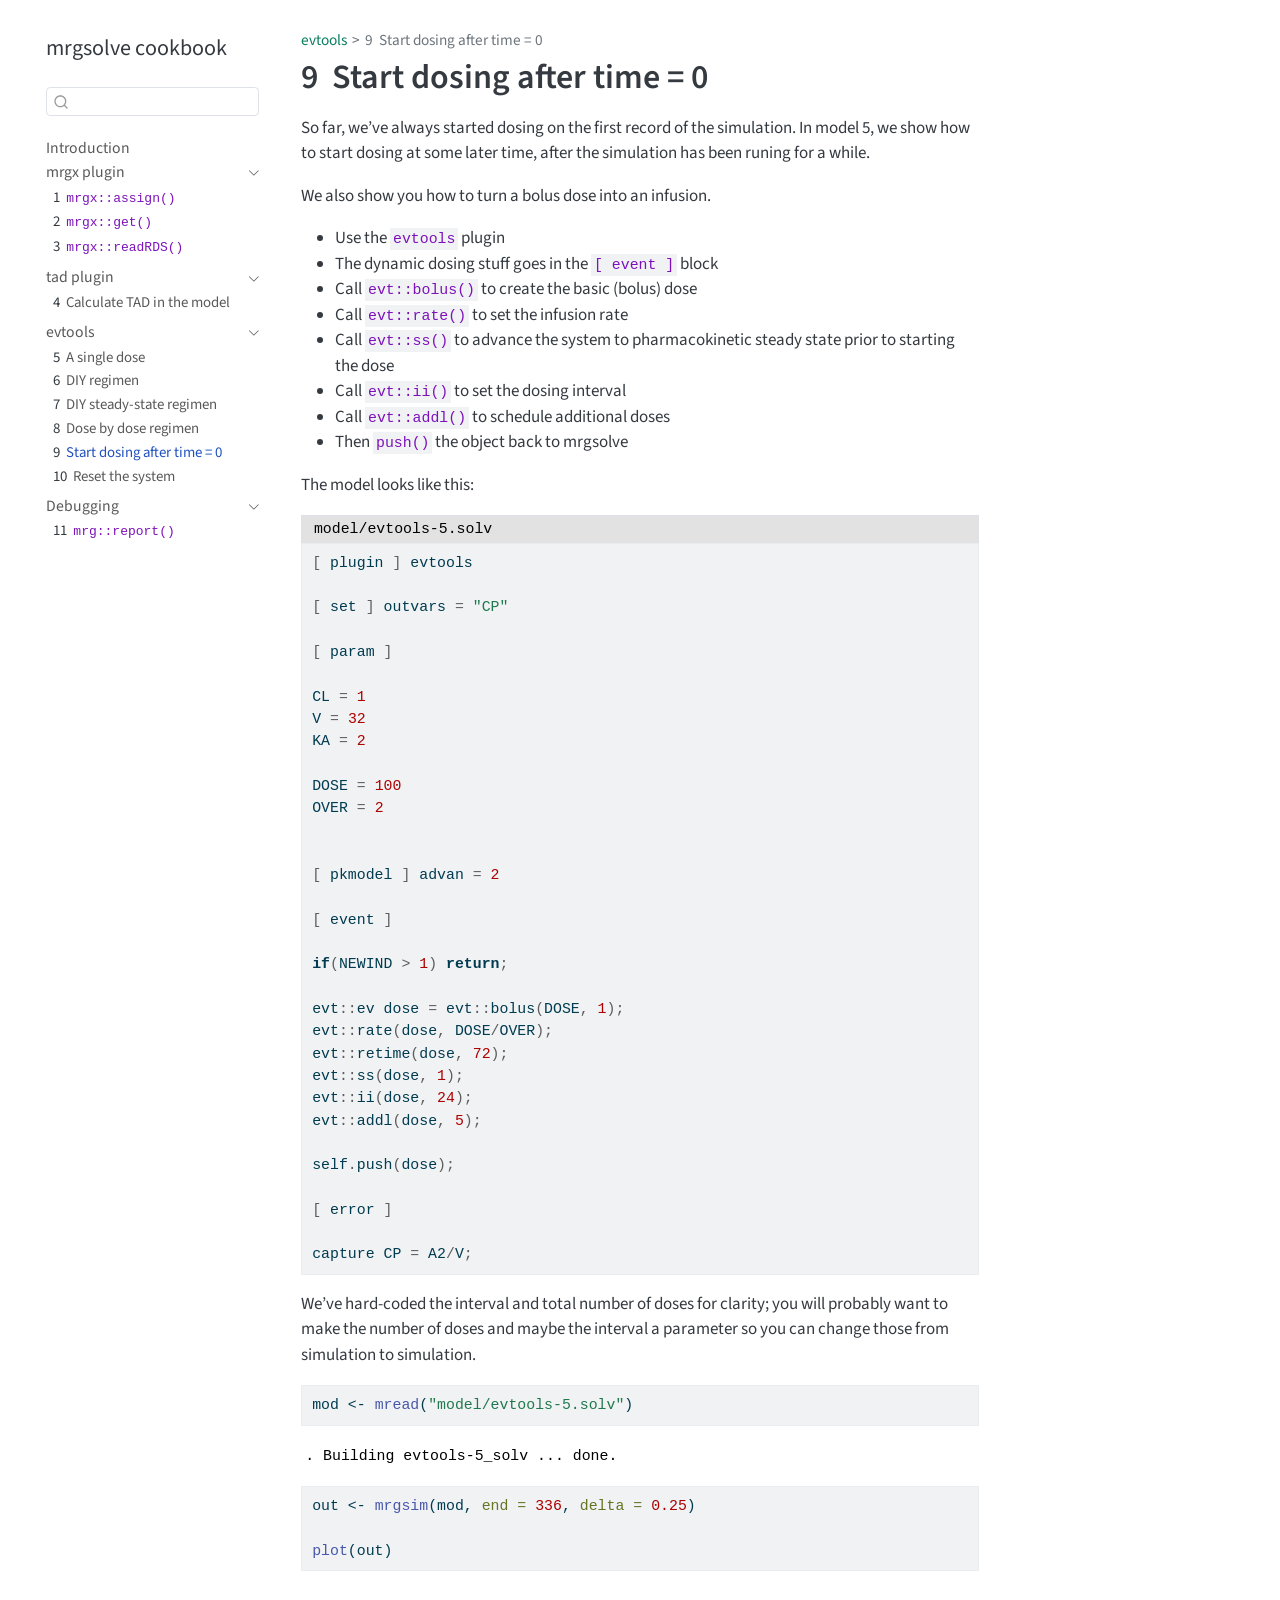
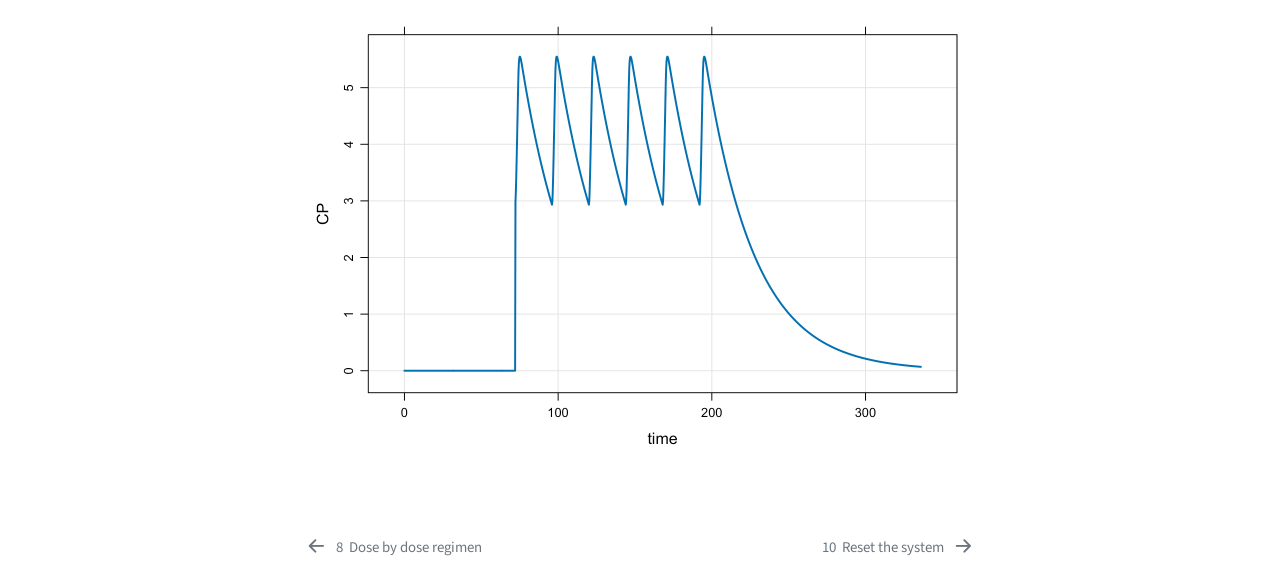
<file: docs/evtools-5.html>
<!DOCTYPE html>
<html xmlns="http://www.w3.org/1999/xhtml" lang="en" xml:lang="en"><head>

<meta charset="utf-8">
<meta name="generator" content="quarto-1.9.37">

<meta name="viewport" content="width=device-width, initial-scale=1.0, user-scalable=yes">


<title>9&nbsp; Start dosing after time = 0 – mrgsolve cookbook</title>
<style>
/* Default styles provided by pandoc.
** See https://pandoc.org/MANUAL.html#variables-for-html for config info.
*/
code{white-space: pre-wrap;}
span.smallcaps{font-variant: small-caps;}
div.columns{display: flex; gap: min(4vw, 1.5em);}
div.column{flex: auto; overflow-x: auto;}
div.hanging-indent{margin-left: 1.5em; text-indent: -1.5em;}
ul.task-list{list-style: none;}
ul.task-list li input[type="checkbox"] {
  width: 0.8em;
  margin: 0 0.8em 0.2em -1em; /* quarto-specific, see https://github.com/quarto-dev/quarto-cli/issues/4556 */ 
  vertical-align: middle;
}
/* CSS for syntax highlighting */
html { -webkit-text-size-adjust: 100%; }
pre > code.sourceCode { white-space: pre; position: relative; }
pre > code.sourceCode > span { display: inline-block; line-height: 1.25; }
pre > code.sourceCode > span:empty { height: 1.2em; }
.sourceCode { overflow: visible; }
code.sourceCode > span { color: inherit; text-decoration: inherit; }
div.sourceCode { margin: 1em 0; }
pre.sourceCode { margin: 0; }
@media screen {
div.sourceCode { overflow: auto; }
}
@media print {
pre > code.sourceCode { white-space: pre-wrap; }
pre > code.sourceCode > span { text-indent: -5em; padding-left: 5em; }
}
pre.numberSource code
  { counter-reset: source-line 0; }
pre.numberSource code > span
  { position: relative; left: -4em; counter-increment: source-line; }
pre.numberSource code > span > a:first-child::before
  { content: counter(source-line);
    position: relative; left: -1em; text-align: right; vertical-align: baseline;
    border: none; display: inline-block;
    -webkit-touch-callout: none; -webkit-user-select: none;
    -khtml-user-select: none; -moz-user-select: none;
    -ms-user-select: none; user-select: none;
    padding: 0 4px; width: 4em;
  }
pre.numberSource { margin-left: 3em;  padding-left: 4px; }
div.sourceCode
  {   }
@media screen {
pre > code.sourceCode > span > a:first-child::before { text-decoration: underline; }
}
</style>


<script src="site_libs/quarto-nav/quarto-nav.js"></script>
<script src="site_libs/quarto-nav/headroom.min.js"></script>
<script src="site_libs/clipboard/clipboard.min.js"></script>
<script src="site_libs/quarto-search/autocomplete.umd.js"></script>
<script src="site_libs/quarto-search/fuse.min.js"></script>
<script src="site_libs/quarto-search/quarto-search.js"></script>
<meta name="quarto:offset" content="./">
<link href="./evtools-6.html" rel="next">
<link href="./evtools-3-4.html" rel="prev">
<link href="./images/MRG-Solve-Hex.png" rel="icon" type="image/png">
<script src="site_libs/quarto-html/quarto.js" type="module"></script>
<script src="site_libs/quarto-html/tabsets/tabsets.js" type="module"></script>
<script src="site_libs/quarto-html/popper.min.js"></script>
<script src="site_libs/quarto-html/tippy.umd.min.js"></script>
<script src="site_libs/quarto-html/anchor.min.js"></script>
<link href="site_libs/quarto-html/tippy.css" rel="stylesheet">
<link href="site_libs/quarto-html/quarto-syntax-highlighting-7f8f88aac4f3542376d5c11b86a4c14d.css" rel="stylesheet" id="quarto-text-highlighting-styles">
<script src="site_libs/bootstrap/bootstrap.min.js"></script>
<link href="site_libs/bootstrap/bootstrap-icons.css" rel="stylesheet">
<link href="site_libs/bootstrap/bootstrap-fcea66d32851c3decd982b1877fc33de.min.css" rel="stylesheet" append-hash="true" id="quarto-bootstrap" data-mode="light">
<script id="quarto-search-options" type="application/json">{
  "location": "sidebar",
  "copy-button": false,
  "collapse-after": 3,
  "panel-placement": "start",
  "type": "textbox",
  "limit": 50,
  "keyboard-shortcut": [
    "f",
    "/",
    "s"
  ],
  "show-item-context": false,
  "language": {
    "search-no-results-text": "No results",
    "search-matching-documents-text": "matching documents",
    "search-copy-link-title": "Copy link to search",
    "search-hide-matches-text": "Hide additional matches",
    "search-more-match-text": "more match in this document",
    "search-more-matches-text": "more matches in this document",
    "search-clear-button-title": "Clear",
    "search-text-placeholder": "",
    "search-detached-cancel-button-title": "Cancel",
    "search-submit-button-title": "Submit",
    "search-label": "Search"
  }
}</script>


</head>

<body class="nav-sidebar floating quarto-light">

<div id="quarto-search-results"></div>
  <header id="quarto-header" class="headroom fixed-top">
  <nav class="quarto-secondary-nav">
    <div class="container-fluid d-flex">
      <button type="button" class="quarto-btn-toggle btn" data-bs-toggle="collapse" role="button" data-bs-target=".quarto-sidebar-collapse-item" aria-controls="quarto-sidebar" aria-expanded="false" aria-label="Toggle sidebar navigation" onclick="if (window.quartoToggleHeadroom) { window.quartoToggleHeadroom(); }">
        <i class="bi bi-layout-text-sidebar-reverse"></i>
      </button>
        <nav class="quarto-page-breadcrumbs" aria-label="breadcrumb"><ol class="breadcrumb"><li class="breadcrumb-item"><a href="./evtools-0.html">evtools</a></li><li class="breadcrumb-item"><a href="./evtools-5.html"><span class="chapter-number">9</span>&nbsp; <span class="chapter-title">Start dosing after time = 0</span></a></li></ol></nav>
        <a class="flex-grow-1" role="navigation" data-bs-toggle="collapse" data-bs-target=".quarto-sidebar-collapse-item" aria-controls="quarto-sidebar" aria-expanded="false" aria-label="Toggle sidebar navigation" onclick="if (window.quartoToggleHeadroom) { window.quartoToggleHeadroom(); }">      
        </a>
      <button type="button" class="btn quarto-search-button" aria-label="Search" onclick="window.quartoOpenSearch();">
        <i class="bi bi-search"></i>
      </button>
    </div>
  </nav>
</header>
<!-- content -->
<div id="quarto-content" class="quarto-container page-columns page-rows-contents page-layout-article">
<!-- sidebar -->
  <nav id="quarto-sidebar" class="sidebar collapse collapse-horizontal quarto-sidebar-collapse-item sidebar-navigation floating overflow-auto">
    <div class="pt-lg-2 mt-2 text-left sidebar-header">
    <div class="sidebar-title mb-0 py-0">
      <a href="./">mrgsolve cookbook</a> 
    </div>
      </div>
        <div class="mt-2 flex-shrink-0 align-items-center">
        <div class="sidebar-search">
        <div id="quarto-search" class="" title="Search"></div>
        </div>
        </div>
    <div class="sidebar-menu-container"> 
    <ul class="list-unstyled mt-1">
        <li class="sidebar-item">
  <div class="sidebar-item-container"> 
  <a href="./index.html" class="sidebar-item-text sidebar-link">
 <span class="menu-text">Introduction</span></a>
  </div>
</li>
        <li class="sidebar-item sidebar-item-section">
      <div class="sidebar-item-container"> 
            <a class="sidebar-item-text sidebar-link text-start" data-bs-toggle="collapse" data-bs-target="#quarto-sidebar-section-1" role="navigation" aria-expanded="true">
 <span class="menu-text">mrgx plugin</span></a>
          <a class="sidebar-item-toggle text-start" data-bs-toggle="collapse" data-bs-target="#quarto-sidebar-section-1" role="navigation" aria-expanded="true" aria-label="Toggle section">
            <i class="bi bi-chevron-right ms-2"></i>
          </a> 
      </div>
      <ul id="quarto-sidebar-section-1" class="collapse list-unstyled sidebar-section depth1 show">  
          <li class="sidebar-item">
  <div class="sidebar-item-container"> 
  <a href="./mrgx-assign.html" class="sidebar-item-text sidebar-link">
 <span class="menu-text"><span class="chapter-number">1</span>&nbsp; <span class="chapter-title"><code>mrgx::assign()</code></span></span></a>
  </div>
</li>
          <li class="sidebar-item">
  <div class="sidebar-item-container"> 
  <a href="./mrgx-get.html" class="sidebar-item-text sidebar-link">
 <span class="menu-text"><span class="chapter-number">2</span>&nbsp; <span class="chapter-title"><code>mrgx::get()</code></span></span></a>
  </div>
</li>
          <li class="sidebar-item">
  <div class="sidebar-item-container"> 
  <a href="./mrgx-rds.html" class="sidebar-item-text sidebar-link">
 <span class="menu-text"><span class="chapter-number">3</span>&nbsp; <span class="chapter-title"><code>mrgx::readRDS()</code></span></span></a>
  </div>
</li>
      </ul>
  </li>
        <li class="sidebar-item sidebar-item-section">
      <div class="sidebar-item-container"> 
            <a class="sidebar-item-text sidebar-link text-start" data-bs-toggle="collapse" data-bs-target="#quarto-sidebar-section-2" role="navigation" aria-expanded="true">
 <span class="menu-text">tad plugin</span></a>
          <a class="sidebar-item-toggle text-start" data-bs-toggle="collapse" data-bs-target="#quarto-sidebar-section-2" role="navigation" aria-expanded="true" aria-label="Toggle section">
            <i class="bi bi-chevron-right ms-2"></i>
          </a> 
      </div>
      <ul id="quarto-sidebar-section-2" class="collapse list-unstyled sidebar-section depth1 show">  
          <li class="sidebar-item">
  <div class="sidebar-item-container"> 
  <a href="./tad.html" class="sidebar-item-text sidebar-link">
 <span class="menu-text"><span class="chapter-number">4</span>&nbsp; <span class="chapter-title">Calculate TAD in the model</span></span></a>
  </div>
</li>
      </ul>
  </li>
        <li class="sidebar-item sidebar-item-section">
      <div class="sidebar-item-container"> 
            <a class="sidebar-item-text sidebar-link text-start" data-bs-toggle="collapse" data-bs-target="#quarto-sidebar-section-3" role="navigation" aria-expanded="true">
 <span class="menu-text">evtools</span></a>
          <a class="sidebar-item-toggle text-start" data-bs-toggle="collapse" data-bs-target="#quarto-sidebar-section-3" role="navigation" aria-expanded="true" aria-label="Toggle section">
            <i class="bi bi-chevron-right ms-2"></i>
          </a> 
      </div>
      <ul id="quarto-sidebar-section-3" class="collapse list-unstyled sidebar-section depth1 show">  
          <li class="sidebar-item">
  <div class="sidebar-item-container"> 
  <a href="./evtools-0.html" class="sidebar-item-text sidebar-link">
 <span class="menu-text"><span class="chapter-number">5</span>&nbsp; <span class="chapter-title">A single dose</span></span></a>
  </div>
</li>
          <li class="sidebar-item">
  <div class="sidebar-item-container"> 
  <a href="./evtools-1.html" class="sidebar-item-text sidebar-link">
 <span class="menu-text"><span class="chapter-number">6</span>&nbsp; <span class="chapter-title">DIY regimen</span></span></a>
  </div>
</li>
          <li class="sidebar-item">
  <div class="sidebar-item-container"> 
  <a href="./evtools-2.html" class="sidebar-item-text sidebar-link">
 <span class="menu-text"><span class="chapter-number">7</span>&nbsp; <span class="chapter-title">DIY steady-state regimen</span></span></a>
  </div>
</li>
          <li class="sidebar-item">
  <div class="sidebar-item-container"> 
  <a href="./evtools-3-4.html" class="sidebar-item-text sidebar-link">
 <span class="menu-text"><span class="chapter-number">8</span>&nbsp; <span class="chapter-title">Dose by dose regimen</span></span></a>
  </div>
</li>
          <li class="sidebar-item">
  <div class="sidebar-item-container"> 
  <a href="./evtools-5.html" class="sidebar-item-text sidebar-link active">
 <span class="menu-text"><span class="chapter-number">9</span>&nbsp; <span class="chapter-title">Start dosing after time = 0</span></span></a>
  </div>
</li>
          <li class="sidebar-item">
  <div class="sidebar-item-container"> 
  <a href="./evtools-6.html" class="sidebar-item-text sidebar-link">
 <span class="menu-text"><span class="chapter-number">10</span>&nbsp; <span class="chapter-title">Reset the system</span></span></a>
  </div>
</li>
      </ul>
  </li>
        <li class="sidebar-item sidebar-item-section">
      <div class="sidebar-item-container"> 
            <a class="sidebar-item-text sidebar-link text-start" data-bs-toggle="collapse" data-bs-target="#quarto-sidebar-section-4" role="navigation" aria-expanded="true">
 <span class="menu-text">Debugging</span></a>
          <a class="sidebar-item-toggle text-start" data-bs-toggle="collapse" data-bs-target="#quarto-sidebar-section-4" role="navigation" aria-expanded="true" aria-label="Toggle section">
            <i class="bi bi-chevron-right ms-2"></i>
          </a> 
      </div>
      <ul id="quarto-sidebar-section-4" class="collapse list-unstyled sidebar-section depth1 show">  
          <li class="sidebar-item">
  <div class="sidebar-item-container"> 
  <a href="./mrg-report.html" class="sidebar-item-text sidebar-link">
 <span class="menu-text"><span class="chapter-number">11</span>&nbsp; <span class="chapter-title"><code>mrg::report()</code></span></span></a>
  </div>
</li>
      </ul>
  </li>
    </ul>
    </div>
</nav>
<div id="quarto-sidebar-glass" class="quarto-sidebar-collapse-item" data-bs-toggle="collapse" data-bs-target=".quarto-sidebar-collapse-item"></div>
<!-- margin-sidebar -->
    <div id="quarto-margin-sidebar" class="sidebar margin-sidebar zindex-bottom">
        
    </div>
<!-- main -->
<main class="content" id="quarto-document-content">

<header id="title-block-header" class="quarto-title-block default"><nav class="quarto-page-breadcrumbs quarto-title-breadcrumbs d-none d-lg-block" aria-label="breadcrumb"><ol class="breadcrumb"><li class="breadcrumb-item"><a href="./evtools-0.html">evtools</a></li><li class="breadcrumb-item"><a href="./evtools-5.html"><span class="chapter-number">9</span>&nbsp; <span class="chapter-title">Start dosing after time = 0</span></a></li></ol></nav>
<div class="quarto-title">
<h1 class="title"><span class="chapter-number">9</span>&nbsp; <span class="chapter-title">Start dosing after time = 0</span></h1>
</div>



<div class="quarto-title-meta">

    
  
    
  </div>
  


</header>


<p>So far, we’ve always started dosing on the first record of the simulation. In model 5, we show how to start dosing at some later time, after the simulation has been runing for a while.</p>
<p>We also show you how to turn a bolus dose into an infusion.</p>
<ul>
<li>Use the <code>evtools</code> plugin</li>
<li>The dynamic dosing stuff goes in the <code>[ event ]</code> block</li>
<li>Call <code>evt::bolus()</code> to create the basic (bolus) dose</li>
<li>Call <code>evt::rate()</code> to set the infusion rate</li>
<li>Call <code>evt::ss()</code> to advance the system to pharmacokinetic steady state prior to starting the dose</li>
<li>Call <code>evt::ii()</code> to set the dosing interval</li>
<li>Call <code>evt::addl()</code> to schedule additional doses</li>
<li>Then <code>push()</code> the object back to mrgsolve</li>
</ul>
<p>The model looks like this:</p>
<div class="cell">
<div class="code-with-filename">
<div class="code-with-filename-file">
<pre><strong>model/evtools-5.solv</strong></pre>
</div>
<div class="code-copy-outer-scaffold"><div class="sourceCode cell-code" id="cb1"><pre class="sourceCode c code-with-copy"><code class="sourceCode c"><span id="cb1-1"><a href="#cb1-1" aria-hidden="true" tabindex="-1"></a><span class="op">[</span> plugin <span class="op">]</span> evtools</span>
<span id="cb1-2"><a href="#cb1-2" aria-hidden="true" tabindex="-1"></a></span>
<span id="cb1-3"><a href="#cb1-3" aria-hidden="true" tabindex="-1"></a><span class="op">[</span> set <span class="op">]</span> outvars <span class="op">=</span> <span class="st">"CP"</span></span>
<span id="cb1-4"><a href="#cb1-4" aria-hidden="true" tabindex="-1"></a></span>
<span id="cb1-5"><a href="#cb1-5" aria-hidden="true" tabindex="-1"></a><span class="op">[</span> param <span class="op">]</span> </span>
<span id="cb1-6"><a href="#cb1-6" aria-hidden="true" tabindex="-1"></a></span>
<span id="cb1-7"><a href="#cb1-7" aria-hidden="true" tabindex="-1"></a>CL <span class="op">=</span> <span class="dv">1</span></span>
<span id="cb1-8"><a href="#cb1-8" aria-hidden="true" tabindex="-1"></a>V <span class="op">=</span> <span class="dv">32</span></span>
<span id="cb1-9"><a href="#cb1-9" aria-hidden="true" tabindex="-1"></a>KA <span class="op">=</span> <span class="dv">2</span></span>
<span id="cb1-10"><a href="#cb1-10" aria-hidden="true" tabindex="-1"></a></span>
<span id="cb1-11"><a href="#cb1-11" aria-hidden="true" tabindex="-1"></a>DOSE <span class="op">=</span> <span class="dv">100</span></span>
<span id="cb1-12"><a href="#cb1-12" aria-hidden="true" tabindex="-1"></a>OVER <span class="op">=</span> <span class="dv">2</span></span>
<span id="cb1-13"><a href="#cb1-13" aria-hidden="true" tabindex="-1"></a></span>
<span id="cb1-14"><a href="#cb1-14" aria-hidden="true" tabindex="-1"></a></span>
<span id="cb1-15"><a href="#cb1-15" aria-hidden="true" tabindex="-1"></a><span class="op">[</span> pkmodel <span class="op">]</span> advan <span class="op">=</span> <span class="dv">2</span></span>
<span id="cb1-16"><a href="#cb1-16" aria-hidden="true" tabindex="-1"></a></span>
<span id="cb1-17"><a href="#cb1-17" aria-hidden="true" tabindex="-1"></a><span class="op">[</span> event <span class="op">]</span> </span>
<span id="cb1-18"><a href="#cb1-18" aria-hidden="true" tabindex="-1"></a></span>
<span id="cb1-19"><a href="#cb1-19" aria-hidden="true" tabindex="-1"></a><span class="cf">if</span><span class="op">(</span>NEWIND <span class="op">&gt;</span> <span class="dv">1</span><span class="op">)</span> <span class="cf">return</span><span class="op">;</span> </span>
<span id="cb1-20"><a href="#cb1-20" aria-hidden="true" tabindex="-1"></a></span>
<span id="cb1-21"><a href="#cb1-21" aria-hidden="true" tabindex="-1"></a>evt<span class="op">::</span>ev dose <span class="op">=</span> evt<span class="op">::</span>bolus<span class="op">(</span>DOSE<span class="op">,</span> <span class="dv">1</span><span class="op">);</span> </span>
<span id="cb1-22"><a href="#cb1-22" aria-hidden="true" tabindex="-1"></a>evt<span class="op">::</span>rate<span class="op">(</span>dose<span class="op">,</span> DOSE<span class="op">/</span>OVER<span class="op">);</span></span>
<span id="cb1-23"><a href="#cb1-23" aria-hidden="true" tabindex="-1"></a>evt<span class="op">::</span>retime<span class="op">(</span>dose<span class="op">,</span> <span class="dv">72</span><span class="op">);</span> </span>
<span id="cb1-24"><a href="#cb1-24" aria-hidden="true" tabindex="-1"></a>evt<span class="op">::</span>ss<span class="op">(</span>dose<span class="op">,</span> <span class="dv">1</span><span class="op">);</span> </span>
<span id="cb1-25"><a href="#cb1-25" aria-hidden="true" tabindex="-1"></a>evt<span class="op">::</span>ii<span class="op">(</span>dose<span class="op">,</span> <span class="dv">24</span><span class="op">);</span> </span>
<span id="cb1-26"><a href="#cb1-26" aria-hidden="true" tabindex="-1"></a>evt<span class="op">::</span>addl<span class="op">(</span>dose<span class="op">,</span> <span class="dv">5</span><span class="op">);</span> </span>
<span id="cb1-27"><a href="#cb1-27" aria-hidden="true" tabindex="-1"></a></span>
<span id="cb1-28"><a href="#cb1-28" aria-hidden="true" tabindex="-1"></a>self<span class="op">.</span>push<span class="op">(</span>dose<span class="op">);</span></span>
<span id="cb1-29"><a href="#cb1-29" aria-hidden="true" tabindex="-1"></a></span>
<span id="cb1-30"><a href="#cb1-30" aria-hidden="true" tabindex="-1"></a><span class="op">[</span> error <span class="op">]</span> </span>
<span id="cb1-31"><a href="#cb1-31" aria-hidden="true" tabindex="-1"></a></span>
<span id="cb1-32"><a href="#cb1-32" aria-hidden="true" tabindex="-1"></a>capture CP <span class="op">=</span> A2<span class="op">/</span>V<span class="op">;</span></span></code></pre></div><button title="Copy to Clipboard" class="code-copy-button"><i class="bi"></i></button></div>
</div>
</div>
<p>We’ve hard-coded the interval and total number of doses for clarity; you will probably want to make the number of doses and maybe the interval a parameter so you can change those from simulation to simulation.</p>
<div class="cell">
<div class="code-copy-outer-scaffold"><div class="sourceCode cell-code" id="cb2"><pre class="sourceCode r code-with-copy"><code class="sourceCode r"><span id="cb2-1"><a href="#cb2-1" aria-hidden="true" tabindex="-1"></a>mod <span class="ot">&lt;-</span> <span class="fu">mread</span>(<span class="st">"model/evtools-5.solv"</span>)</span></code></pre></div><button title="Copy to Clipboard" class="code-copy-button"><i class="bi"></i></button></div>
<div class="cell-output cell-output-stderr">
<pre><code>. Building evtools-5_solv ... done.</code></pre>
</div>
<div class="code-copy-outer-scaffold"><div class="sourceCode cell-code" id="cb4"><pre class="sourceCode r code-with-copy"><code class="sourceCode r"><span id="cb4-1"><a href="#cb4-1" aria-hidden="true" tabindex="-1"></a>out <span class="ot">&lt;-</span> <span class="fu">mrgsim</span>(mod, <span class="at">end =</span> <span class="dv">336</span>, <span class="at">delta =</span> <span class="fl">0.25</span>)</span>
<span id="cb4-2"><a href="#cb4-2" aria-hidden="true" tabindex="-1"></a></span>
<span id="cb4-3"><a href="#cb4-3" aria-hidden="true" tabindex="-1"></a><span class="fu">plot</span>(out)</span></code></pre></div><button title="Copy to Clipboard" class="code-copy-button"><i class="bi"></i></button></div>
<div class="cell-output-display">
<div>
<figure class="figure">
<p><img src="evtools-5_files/figure-html/unnamed-chunk-3-1.png" class="img-fluid figure-img" width="672"></p>
</figure>
</div>
</div>
</div>



</main> <!-- /main -->
<script id="quarto-html-after-body" type="application/javascript">
  window.document.addEventListener("DOMContentLoaded", function (event) {
    const icon = "";
    const anchorJS = new window.AnchorJS();
    anchorJS.options = {
      placement: 'right',
      icon: icon
    };
    anchorJS.add('.anchored');
    const isCodeAnnotation = (el) => {
      for (const clz of el.classList) {
        if (clz.startsWith('code-annotation-')) {                     
          return true;
        }
      }
      return false;
    }
    const onCopySuccess = function(e) {
      // button target
      const button = e.trigger;
      // don't keep focus
      button.blur();
      // flash "checked"
      button.classList.add('code-copy-button-checked');
      var currentTitle = button.getAttribute("title");
      button.setAttribute("title", "Copied!");
      let tooltip;
      if (window.bootstrap) {
        button.setAttribute("data-bs-toggle", "tooltip");
        button.setAttribute("data-bs-placement", "left");
        button.setAttribute("data-bs-title", "Copied!");
        tooltip = new bootstrap.Tooltip(button, 
          { trigger: "manual", 
            customClass: "code-copy-button-tooltip",
            offset: [0, -8]});
        tooltip.show();    
      }
      setTimeout(function() {
        if (tooltip) {
          tooltip.hide();
          button.removeAttribute("data-bs-title");
          button.removeAttribute("data-bs-toggle");
          button.removeAttribute("data-bs-placement");
        }
        button.setAttribute("title", currentTitle);
        button.classList.remove('code-copy-button-checked');
      }, 1000);
      // clear code selection
      e.clearSelection();
    }
    const getTextToCopy = function(trigger) {
      const outerScaffold = trigger.parentElement.cloneNode(true);
      const codeEl = outerScaffold.querySelector('code');
      for (const childEl of codeEl.children) {
        if (isCodeAnnotation(childEl)) {
          childEl.remove();
        }
      }
      return codeEl.innerText;
    }
    const clipboard = new window.ClipboardJS('.code-copy-button:not([data-in-quarto-modal])', {
      text: getTextToCopy
    });
    clipboard.on('success', onCopySuccess);
    if (window.document.getElementById('quarto-embedded-source-code-modal')) {
      const clipboardModal = new window.ClipboardJS('.code-copy-button[data-in-quarto-modal]', {
        text: getTextToCopy,
        container: window.document.getElementById('quarto-embedded-source-code-modal')
      });
      clipboardModal.on('success', onCopySuccess);
    }
      var localhostRegex = new RegExp(/^(?:http|https):\/\/localhost\:?[0-9]*\//);
      var mailtoRegex = new RegExp(/^mailto:/);
        var filterRegex = new RegExp('/' + window.location.host + '/');
      var isInternal = (href) => {
          return filterRegex.test(href) || localhostRegex.test(href) || mailtoRegex.test(href);
      }
      // Inspect non-navigation links and adorn them if external
     var links = window.document.querySelectorAll('a[href]:not(.nav-link):not(.navbar-brand):not(.toc-action):not(.sidebar-link):not(.sidebar-item-toggle):not(.pagination-link):not(.no-external):not([aria-hidden]):not(.dropdown-item):not(.quarto-navigation-tool):not(.about-link)');
      for (var i=0; i<links.length; i++) {
        const link = links[i];
        if (!isInternal(link.href)) {
          // undo the damage that might have been done by quarto-nav.js in the case of
          // links that we want to consider external
          if (link.dataset.originalHref !== undefined) {
            link.href = link.dataset.originalHref;
          }
        }
      }
    function tippyHover(el, contentFn, onTriggerFn, onUntriggerFn) {
      const config = {
        allowHTML: true,
        maxWidth: 500,
        delay: 100,
        arrow: false,
        appendTo: function(el) {
            return el.parentElement;
        },
        interactive: true,
        interactiveBorder: 10,
        theme: 'quarto',
        placement: 'bottom-start',
      };
      if (contentFn) {
        config.content = contentFn;
      }
      if (onTriggerFn) {
        config.onTrigger = onTriggerFn;
      }
      if (onUntriggerFn) {
        config.onUntrigger = onUntriggerFn;
      }
      window.tippy(el, config); 
    }
    const noterefs = window.document.querySelectorAll('a[role="doc-noteref"]');
    for (var i=0; i<noterefs.length; i++) {
      const ref = noterefs[i];
      tippyHover(ref, function() {
        // use id or data attribute instead here
        let href = ref.getAttribute('data-footnote-href') || ref.getAttribute('href');
        try { href = new URL(href).hash; } catch {}
        const id = href.replace(/^#\/?/, "");
        const note = window.document.getElementById(id);
        if (note) {
          return note.innerHTML;
        } else {
          return "";
        }
      });
    }
    const xrefs = window.document.querySelectorAll('a.quarto-xref');
    const processXRef = (id, note) => {
      // Strip column container classes
      const stripColumnClz = (el) => {
        el.classList.remove("page-full", "page-columns");
        if (el.children) {
          for (const child of el.children) {
            stripColumnClz(child);
          }
        }
      }
      stripColumnClz(note)
      if (id === null || id.startsWith('sec-')) {
        // Special case sections, only their first couple elements
        const container = document.createElement("div");
        if (note.children && note.children.length > 2) {
          container.appendChild(note.children[0].cloneNode(true));
          for (let i = 1; i < note.children.length; i++) {
            const child = note.children[i];
            if (child.tagName === "P" && child.innerText === "") {
              continue;
            } else {
              container.appendChild(child.cloneNode(true));
              break;
            }
          }
          if (window.Quarto?.typesetMath) {
            window.Quarto.typesetMath(container);
          }
          return container.innerHTML
        } else {
          if (window.Quarto?.typesetMath) {
            window.Quarto.typesetMath(note);
          }
          return note.innerHTML;
        }
      } else {
        // Remove any anchor links if they are present
        const anchorLink = note.querySelector('a.anchorjs-link');
        if (anchorLink) {
          anchorLink.remove();
        }
        if (window.Quarto?.typesetMath) {
          window.Quarto.typesetMath(note);
        }
        if (note.classList.contains("callout")) {
          return note.outerHTML;
        } else {
          return note.innerHTML;
        }
      }
    }
    for (var i=0; i<xrefs.length; i++) {
      const xref = xrefs[i];
      tippyHover(xref, undefined, function(instance) {
        instance.disable();
        let url = xref.getAttribute('href');
        let hash = undefined; 
        if (url.startsWith('#')) {
          hash = url;
        } else {
          try { hash = new URL(url).hash; } catch {}
        }
        if (hash) {
          const id = hash.replace(/^#\/?/, "");
          const note = window.document.getElementById(id);
          if (note !== null) {
            try {
              const html = processXRef(id, note.cloneNode(true));
              instance.setContent(html);
            } finally {
              instance.enable();
              instance.show();
            }
          } else {
            // See if we can fetch this
            fetch(url.split('#')[0])
            .then(res => res.text())
            .then(html => {
              const parser = new DOMParser();
              const htmlDoc = parser.parseFromString(html, "text/html");
              const note = htmlDoc.getElementById(id);
              if (note !== null) {
                const html = processXRef(id, note);
                instance.setContent(html);
              } 
            }).finally(() => {
              instance.enable();
              instance.show();
            });
          }
        } else {
          // See if we can fetch a full url (with no hash to target)
          // This is a special case and we should probably do some content thinning / targeting
          fetch(url)
          .then(res => res.text())
          .then(html => {
            const parser = new DOMParser();
            const htmlDoc = parser.parseFromString(html, "text/html");
            const note = htmlDoc.querySelector('main.content');
            if (note !== null) {
              // This should only happen for chapter cross references
              // (since there is no id in the URL)
              // remove the first header
              if (note.children.length > 0 && note.children[0].tagName === "HEADER") {
                note.children[0].remove();
              }
              const html = processXRef(null, note);
              instance.setContent(html);
            } 
          }).finally(() => {
            instance.enable();
            instance.show();
          });
        }
      }, function(instance) {
      });
    }
        let selectedAnnoteEl;
        const selectorForAnnotation = ( cell, annotation) => {
          let cellAttr = 'data-code-cell="' + cell + '"';
          let lineAttr = 'data-code-annotation="' +  annotation + '"';
          const selector = 'span[' + cellAttr + '][' + lineAttr + ']';
          return selector;
        }
        const selectCodeLines = (annoteEl) => {
          const doc = window.document;
          const targetCell = annoteEl.getAttribute("data-target-cell");
          const targetAnnotation = annoteEl.getAttribute("data-target-annotation");
          const annoteSpan = window.document.querySelector(selectorForAnnotation(targetCell, targetAnnotation));
          const lines = annoteSpan.getAttribute("data-code-lines").split(",");
          const lineIds = lines.map((line) => {
            return targetCell + "-" + line;
          })
          let top = null;
          let height = null;
          let parent = null;
          if (lineIds.length > 0) {
              //compute the position of the single el (top and bottom and make a div)
              const el = window.document.getElementById(lineIds[0]);
              top = el.offsetTop;
              height = el.offsetHeight;
              parent = el.parentElement.parentElement;
            if (lineIds.length > 1) {
              const lastEl = window.document.getElementById(lineIds[lineIds.length - 1]);
              const bottom = lastEl.offsetTop + lastEl.offsetHeight;
              height = bottom - top;
            }
            if (top !== null && height !== null && parent !== null) {
              // cook up a div (if necessary) and position it 
              let div = window.document.getElementById("code-annotation-line-highlight");
              if (div === null) {
                div = window.document.createElement("div");
                div.setAttribute("id", "code-annotation-line-highlight");
                div.style.position = 'absolute';
                parent.appendChild(div);
              }
              div.style.top = top - 2 + "px";
              div.style.height = height + 4 + "px";
              div.style.left = 0;
              let gutterDiv = window.document.getElementById("code-annotation-line-highlight-gutter");
              if (gutterDiv === null) {
                gutterDiv = window.document.createElement("div");
                gutterDiv.setAttribute("id", "code-annotation-line-highlight-gutter");
                gutterDiv.style.position = 'absolute';
                const codeCell = window.document.getElementById(targetCell);
                const gutter = codeCell.querySelector('.code-annotation-gutter');
                gutter.appendChild(gutterDiv);
              }
              gutterDiv.style.top = top - 2 + "px";
              gutterDiv.style.height = height + 4 + "px";
            }
            selectedAnnoteEl = annoteEl;
          }
        };
        const unselectCodeLines = () => {
          const elementsIds = ["code-annotation-line-highlight", "code-annotation-line-highlight-gutter"];
          elementsIds.forEach((elId) => {
            const div = window.document.getElementById(elId);
            if (div) {
              div.remove();
            }
          });
          selectedAnnoteEl = undefined;
        };
          // Handle positioning of the toggle
      window.addEventListener(
        "resize",
        throttle(() => {
          elRect = undefined;
          if (selectedAnnoteEl) {
            selectCodeLines(selectedAnnoteEl);
          }
        }, 10)
      );
      function throttle(fn, ms) {
      let throttle = false;
      let timer;
        return (...args) => {
          if(!throttle) { // first call gets through
              fn.apply(this, args);
              throttle = true;
          } else { // all the others get throttled
              if(timer) clearTimeout(timer); // cancel #2
              timer = setTimeout(() => {
                fn.apply(this, args);
                timer = throttle = false;
              }, ms);
          }
        };
      }
        // Attach click handler to the DT
        const annoteDls = window.document.querySelectorAll('dt[data-target-cell]');
        for (const annoteDlNode of annoteDls) {
          annoteDlNode.addEventListener('click', (event) => {
            const clickedEl = event.target;
            if (clickedEl !== selectedAnnoteEl) {
              unselectCodeLines();
              const activeEl = window.document.querySelector('dt[data-target-cell].code-annotation-active');
              if (activeEl) {
                activeEl.classList.remove('code-annotation-active');
              }
              selectCodeLines(clickedEl);
              clickedEl.classList.add('code-annotation-active');
            } else {
              // Unselect the line
              unselectCodeLines();
              clickedEl.classList.remove('code-annotation-active');
            }
          });
        }
    const findCites = (el) => {
      const parentEl = el.parentElement;
      if (parentEl) {
        const cites = parentEl.dataset.cites;
        if (cites) {
          return {
            el,
            cites: cites.split(' ')
          };
        } else {
          return findCites(el.parentElement)
        }
      } else {
        return undefined;
      }
    };
    var bibliorefs = window.document.querySelectorAll('a[role="doc-biblioref"]');
    for (var i=0; i<bibliorefs.length; i++) {
      const ref = bibliorefs[i];
      const citeInfo = findCites(ref);
      if (citeInfo) {
        tippyHover(citeInfo.el, function() {
          var popup = window.document.createElement('div');
          citeInfo.cites.forEach(function(cite) {
            var citeDiv = window.document.createElement('div');
            citeDiv.classList.add('hanging-indent');
            citeDiv.classList.add('csl-entry');
            var biblioDiv = window.document.getElementById('ref-' + cite);
            if (biblioDiv) {
              citeDiv.innerHTML = biblioDiv.innerHTML;
            }
            popup.appendChild(citeDiv);
          });
          return popup.innerHTML;
        });
      }
    }
  });
  </script>
<nav class="page-navigation">
  <div class="nav-page nav-page-previous">
      <a href="./evtools-3-4.html" class="pagination-link" aria-label="Dose by dose regimen">
        <i class="bi bi-arrow-left-short"></i> <span class="nav-page-text"><span class="chapter-number">8</span>&nbsp; <span class="chapter-title">Dose by dose regimen</span></span>
      </a>          
  </div>
  <div class="nav-page nav-page-next">
      <a href="./evtools-6.html" class="pagination-link" aria-label="Reset the system">
        <span class="nav-page-text"><span class="chapter-number">10</span>&nbsp; <span class="chapter-title">Reset the system</span></span> <i class="bi bi-arrow-right-short"></i>
      </a>
  </div>
</nav>
</div> <!-- /content -->




</body></html>
</file>
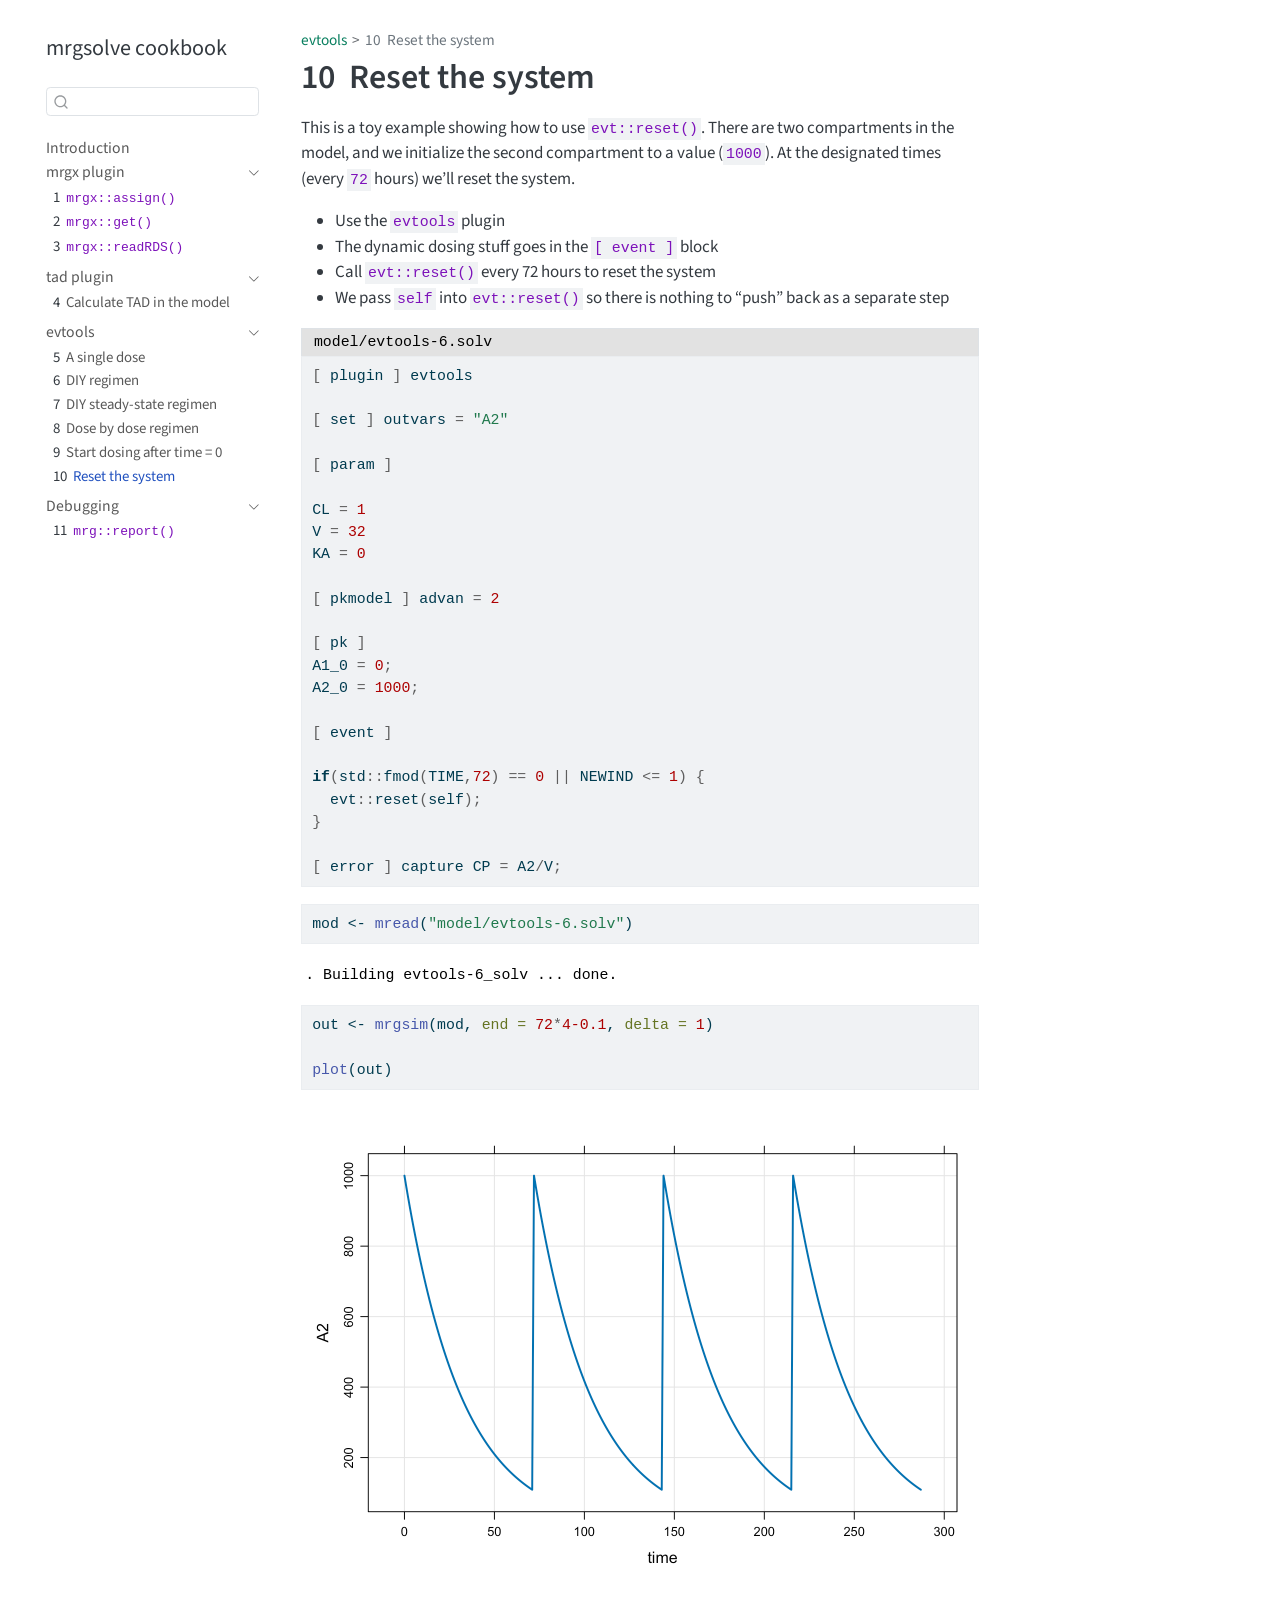
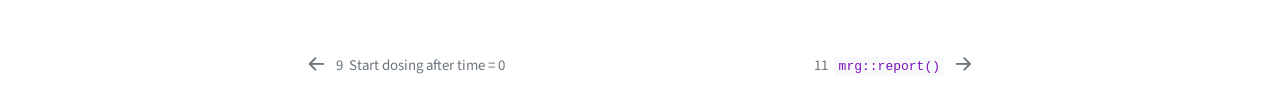
<file: docs/evtools-6.html>
<!DOCTYPE html>
<html xmlns="http://www.w3.org/1999/xhtml" lang="en" xml:lang="en"><head>

<meta charset="utf-8">
<meta name="generator" content="quarto-1.9.37">

<meta name="viewport" content="width=device-width, initial-scale=1.0, user-scalable=yes">


<title>10&nbsp; Reset the system – mrgsolve cookbook</title>
<style>
/* Default styles provided by pandoc.
** See https://pandoc.org/MANUAL.html#variables-for-html for config info.
*/
code{white-space: pre-wrap;}
span.smallcaps{font-variant: small-caps;}
div.columns{display: flex; gap: min(4vw, 1.5em);}
div.column{flex: auto; overflow-x: auto;}
div.hanging-indent{margin-left: 1.5em; text-indent: -1.5em;}
ul.task-list{list-style: none;}
ul.task-list li input[type="checkbox"] {
  width: 0.8em;
  margin: 0 0.8em 0.2em -1em; /* quarto-specific, see https://github.com/quarto-dev/quarto-cli/issues/4556 */ 
  vertical-align: middle;
}
/* CSS for syntax highlighting */
html { -webkit-text-size-adjust: 100%; }
pre > code.sourceCode { white-space: pre; position: relative; }
pre > code.sourceCode > span { display: inline-block; line-height: 1.25; }
pre > code.sourceCode > span:empty { height: 1.2em; }
.sourceCode { overflow: visible; }
code.sourceCode > span { color: inherit; text-decoration: inherit; }
div.sourceCode { margin: 1em 0; }
pre.sourceCode { margin: 0; }
@media screen {
div.sourceCode { overflow: auto; }
}
@media print {
pre > code.sourceCode { white-space: pre-wrap; }
pre > code.sourceCode > span { text-indent: -5em; padding-left: 5em; }
}
pre.numberSource code
  { counter-reset: source-line 0; }
pre.numberSource code > span
  { position: relative; left: -4em; counter-increment: source-line; }
pre.numberSource code > span > a:first-child::before
  { content: counter(source-line);
    position: relative; left: -1em; text-align: right; vertical-align: baseline;
    border: none; display: inline-block;
    -webkit-touch-callout: none; -webkit-user-select: none;
    -khtml-user-select: none; -moz-user-select: none;
    -ms-user-select: none; user-select: none;
    padding: 0 4px; width: 4em;
  }
pre.numberSource { margin-left: 3em;  padding-left: 4px; }
div.sourceCode
  {   }
@media screen {
pre > code.sourceCode > span > a:first-child::before { text-decoration: underline; }
}
</style>


<script src="site_libs/quarto-nav/quarto-nav.js"></script>
<script src="site_libs/quarto-nav/headroom.min.js"></script>
<script src="site_libs/clipboard/clipboard.min.js"></script>
<script src="site_libs/quarto-search/autocomplete.umd.js"></script>
<script src="site_libs/quarto-search/fuse.min.js"></script>
<script src="site_libs/quarto-search/quarto-search.js"></script>
<meta name="quarto:offset" content="./">
<link href="./mrg-report.html" rel="next">
<link href="./evtools-5.html" rel="prev">
<link href="./images/MRG-Solve-Hex.png" rel="icon" type="image/png">
<script src="site_libs/quarto-html/quarto.js" type="module"></script>
<script src="site_libs/quarto-html/tabsets/tabsets.js" type="module"></script>
<script src="site_libs/quarto-html/popper.min.js"></script>
<script src="site_libs/quarto-html/tippy.umd.min.js"></script>
<script src="site_libs/quarto-html/anchor.min.js"></script>
<link href="site_libs/quarto-html/tippy.css" rel="stylesheet">
<link href="site_libs/quarto-html/quarto-syntax-highlighting-7f8f88aac4f3542376d5c11b86a4c14d.css" rel="stylesheet" id="quarto-text-highlighting-styles">
<script src="site_libs/bootstrap/bootstrap.min.js"></script>
<link href="site_libs/bootstrap/bootstrap-icons.css" rel="stylesheet">
<link href="site_libs/bootstrap/bootstrap-fcea66d32851c3decd982b1877fc33de.min.css" rel="stylesheet" append-hash="true" id="quarto-bootstrap" data-mode="light">
<script id="quarto-search-options" type="application/json">{
  "location": "sidebar",
  "copy-button": false,
  "collapse-after": 3,
  "panel-placement": "start",
  "type": "textbox",
  "limit": 50,
  "keyboard-shortcut": [
    "f",
    "/",
    "s"
  ],
  "show-item-context": false,
  "language": {
    "search-no-results-text": "No results",
    "search-matching-documents-text": "matching documents",
    "search-copy-link-title": "Copy link to search",
    "search-hide-matches-text": "Hide additional matches",
    "search-more-match-text": "more match in this document",
    "search-more-matches-text": "more matches in this document",
    "search-clear-button-title": "Clear",
    "search-text-placeholder": "",
    "search-detached-cancel-button-title": "Cancel",
    "search-submit-button-title": "Submit",
    "search-label": "Search"
  }
}</script>


</head>

<body class="nav-sidebar floating quarto-light">

<div id="quarto-search-results"></div>
  <header id="quarto-header" class="headroom fixed-top">
  <nav class="quarto-secondary-nav">
    <div class="container-fluid d-flex">
      <button type="button" class="quarto-btn-toggle btn" data-bs-toggle="collapse" role="button" data-bs-target=".quarto-sidebar-collapse-item" aria-controls="quarto-sidebar" aria-expanded="false" aria-label="Toggle sidebar navigation" onclick="if (window.quartoToggleHeadroom) { window.quartoToggleHeadroom(); }">
        <i class="bi bi-layout-text-sidebar-reverse"></i>
      </button>
        <nav class="quarto-page-breadcrumbs" aria-label="breadcrumb"><ol class="breadcrumb"><li class="breadcrumb-item"><a href="./evtools-0.html">evtools</a></li><li class="breadcrumb-item"><a href="./evtools-6.html"><span class="chapter-number">10</span>&nbsp; <span class="chapter-title">Reset the system</span></a></li></ol></nav>
        <a class="flex-grow-1" role="navigation" data-bs-toggle="collapse" data-bs-target=".quarto-sidebar-collapse-item" aria-controls="quarto-sidebar" aria-expanded="false" aria-label="Toggle sidebar navigation" onclick="if (window.quartoToggleHeadroom) { window.quartoToggleHeadroom(); }">      
        </a>
      <button type="button" class="btn quarto-search-button" aria-label="Search" onclick="window.quartoOpenSearch();">
        <i class="bi bi-search"></i>
      </button>
    </div>
  </nav>
</header>
<!-- content -->
<div id="quarto-content" class="quarto-container page-columns page-rows-contents page-layout-article">
<!-- sidebar -->
  <nav id="quarto-sidebar" class="sidebar collapse collapse-horizontal quarto-sidebar-collapse-item sidebar-navigation floating overflow-auto">
    <div class="pt-lg-2 mt-2 text-left sidebar-header">
    <div class="sidebar-title mb-0 py-0">
      <a href="./">mrgsolve cookbook</a> 
    </div>
      </div>
        <div class="mt-2 flex-shrink-0 align-items-center">
        <div class="sidebar-search">
        <div id="quarto-search" class="" title="Search"></div>
        </div>
        </div>
    <div class="sidebar-menu-container"> 
    <ul class="list-unstyled mt-1">
        <li class="sidebar-item">
  <div class="sidebar-item-container"> 
  <a href="./index.html" class="sidebar-item-text sidebar-link">
 <span class="menu-text">Introduction</span></a>
  </div>
</li>
        <li class="sidebar-item sidebar-item-section">
      <div class="sidebar-item-container"> 
            <a class="sidebar-item-text sidebar-link text-start" data-bs-toggle="collapse" data-bs-target="#quarto-sidebar-section-1" role="navigation" aria-expanded="true">
 <span class="menu-text">mrgx plugin</span></a>
          <a class="sidebar-item-toggle text-start" data-bs-toggle="collapse" data-bs-target="#quarto-sidebar-section-1" role="navigation" aria-expanded="true" aria-label="Toggle section">
            <i class="bi bi-chevron-right ms-2"></i>
          </a> 
      </div>
      <ul id="quarto-sidebar-section-1" class="collapse list-unstyled sidebar-section depth1 show">  
          <li class="sidebar-item">
  <div class="sidebar-item-container"> 
  <a href="./mrgx-assign.html" class="sidebar-item-text sidebar-link">
 <span class="menu-text"><span class="chapter-number">1</span>&nbsp; <span class="chapter-title"><code>mrgx::assign()</code></span></span></a>
  </div>
</li>
          <li class="sidebar-item">
  <div class="sidebar-item-container"> 
  <a href="./mrgx-get.html" class="sidebar-item-text sidebar-link">
 <span class="menu-text"><span class="chapter-number">2</span>&nbsp; <span class="chapter-title"><code>mrgx::get()</code></span></span></a>
  </div>
</li>
          <li class="sidebar-item">
  <div class="sidebar-item-container"> 
  <a href="./mrgx-rds.html" class="sidebar-item-text sidebar-link">
 <span class="menu-text"><span class="chapter-number">3</span>&nbsp; <span class="chapter-title"><code>mrgx::readRDS()</code></span></span></a>
  </div>
</li>
      </ul>
  </li>
        <li class="sidebar-item sidebar-item-section">
      <div class="sidebar-item-container"> 
            <a class="sidebar-item-text sidebar-link text-start" data-bs-toggle="collapse" data-bs-target="#quarto-sidebar-section-2" role="navigation" aria-expanded="true">
 <span class="menu-text">tad plugin</span></a>
          <a class="sidebar-item-toggle text-start" data-bs-toggle="collapse" data-bs-target="#quarto-sidebar-section-2" role="navigation" aria-expanded="true" aria-label="Toggle section">
            <i class="bi bi-chevron-right ms-2"></i>
          </a> 
      </div>
      <ul id="quarto-sidebar-section-2" class="collapse list-unstyled sidebar-section depth1 show">  
          <li class="sidebar-item">
  <div class="sidebar-item-container"> 
  <a href="./tad.html" class="sidebar-item-text sidebar-link">
 <span class="menu-text"><span class="chapter-number">4</span>&nbsp; <span class="chapter-title">Calculate TAD in the model</span></span></a>
  </div>
</li>
      </ul>
  </li>
        <li class="sidebar-item sidebar-item-section">
      <div class="sidebar-item-container"> 
            <a class="sidebar-item-text sidebar-link text-start" data-bs-toggle="collapse" data-bs-target="#quarto-sidebar-section-3" role="navigation" aria-expanded="true">
 <span class="menu-text">evtools</span></a>
          <a class="sidebar-item-toggle text-start" data-bs-toggle="collapse" data-bs-target="#quarto-sidebar-section-3" role="navigation" aria-expanded="true" aria-label="Toggle section">
            <i class="bi bi-chevron-right ms-2"></i>
          </a> 
      </div>
      <ul id="quarto-sidebar-section-3" class="collapse list-unstyled sidebar-section depth1 show">  
          <li class="sidebar-item">
  <div class="sidebar-item-container"> 
  <a href="./evtools-0.html" class="sidebar-item-text sidebar-link">
 <span class="menu-text"><span class="chapter-number">5</span>&nbsp; <span class="chapter-title">A single dose</span></span></a>
  </div>
</li>
          <li class="sidebar-item">
  <div class="sidebar-item-container"> 
  <a href="./evtools-1.html" class="sidebar-item-text sidebar-link">
 <span class="menu-text"><span class="chapter-number">6</span>&nbsp; <span class="chapter-title">DIY regimen</span></span></a>
  </div>
</li>
          <li class="sidebar-item">
  <div class="sidebar-item-container"> 
  <a href="./evtools-2.html" class="sidebar-item-text sidebar-link">
 <span class="menu-text"><span class="chapter-number">7</span>&nbsp; <span class="chapter-title">DIY steady-state regimen</span></span></a>
  </div>
</li>
          <li class="sidebar-item">
  <div class="sidebar-item-container"> 
  <a href="./evtools-3-4.html" class="sidebar-item-text sidebar-link">
 <span class="menu-text"><span class="chapter-number">8</span>&nbsp; <span class="chapter-title">Dose by dose regimen</span></span></a>
  </div>
</li>
          <li class="sidebar-item">
  <div class="sidebar-item-container"> 
  <a href="./evtools-5.html" class="sidebar-item-text sidebar-link">
 <span class="menu-text"><span class="chapter-number">9</span>&nbsp; <span class="chapter-title">Start dosing after time = 0</span></span></a>
  </div>
</li>
          <li class="sidebar-item">
  <div class="sidebar-item-container"> 
  <a href="./evtools-6.html" class="sidebar-item-text sidebar-link active">
 <span class="menu-text"><span class="chapter-number">10</span>&nbsp; <span class="chapter-title">Reset the system</span></span></a>
  </div>
</li>
      </ul>
  </li>
        <li class="sidebar-item sidebar-item-section">
      <div class="sidebar-item-container"> 
            <a class="sidebar-item-text sidebar-link text-start" data-bs-toggle="collapse" data-bs-target="#quarto-sidebar-section-4" role="navigation" aria-expanded="true">
 <span class="menu-text">Debugging</span></a>
          <a class="sidebar-item-toggle text-start" data-bs-toggle="collapse" data-bs-target="#quarto-sidebar-section-4" role="navigation" aria-expanded="true" aria-label="Toggle section">
            <i class="bi bi-chevron-right ms-2"></i>
          </a> 
      </div>
      <ul id="quarto-sidebar-section-4" class="collapse list-unstyled sidebar-section depth1 show">  
          <li class="sidebar-item">
  <div class="sidebar-item-container"> 
  <a href="./mrg-report.html" class="sidebar-item-text sidebar-link">
 <span class="menu-text"><span class="chapter-number">11</span>&nbsp; <span class="chapter-title"><code>mrg::report()</code></span></span></a>
  </div>
</li>
      </ul>
  </li>
    </ul>
    </div>
</nav>
<div id="quarto-sidebar-glass" class="quarto-sidebar-collapse-item" data-bs-toggle="collapse" data-bs-target=".quarto-sidebar-collapse-item"></div>
<!-- margin-sidebar -->
    <div id="quarto-margin-sidebar" class="sidebar margin-sidebar zindex-bottom">
        
    </div>
<!-- main -->
<main class="content" id="quarto-document-content">

<header id="title-block-header" class="quarto-title-block default"><nav class="quarto-page-breadcrumbs quarto-title-breadcrumbs d-none d-lg-block" aria-label="breadcrumb"><ol class="breadcrumb"><li class="breadcrumb-item"><a href="./evtools-0.html">evtools</a></li><li class="breadcrumb-item"><a href="./evtools-6.html"><span class="chapter-number">10</span>&nbsp; <span class="chapter-title">Reset the system</span></a></li></ol></nav>
<div class="quarto-title">
<h1 class="title"><span class="chapter-number">10</span>&nbsp; <span class="chapter-title">Reset the system</span></h1>
</div>



<div class="quarto-title-meta">

    
  
    
  </div>
  


</header>


<p>This is a toy example showing how to use <code>evt::reset()</code>. There are two compartments in the model, and we initialize the second compartment to a value (<code>1000</code>). At the designated times (every <code>72</code> hours) we’ll reset the system.</p>
<ul>
<li>Use the <code>evtools</code> plugin</li>
<li>The dynamic dosing stuff goes in the <code>[ event ]</code> block</li>
<li>Call <code>evt::reset()</code> every 72 hours to reset the system</li>
<li>We pass <code>self</code> into <code>evt::reset()</code> so there is nothing to “push” back as a separate step</li>
</ul>
<div class="cell">
<div class="code-with-filename">
<div class="code-with-filename-file">
<pre><strong>model/evtools-6.solv</strong></pre>
</div>
<div class="code-copy-outer-scaffold"><div class="sourceCode cell-code" id="cb1"><pre class="sourceCode c code-with-copy"><code class="sourceCode c"><span id="cb1-1"><a href="#cb1-1" aria-hidden="true" tabindex="-1"></a><span class="op">[</span> plugin <span class="op">]</span> evtools</span>
<span id="cb1-2"><a href="#cb1-2" aria-hidden="true" tabindex="-1"></a></span>
<span id="cb1-3"><a href="#cb1-3" aria-hidden="true" tabindex="-1"></a><span class="op">[</span> set <span class="op">]</span> outvars <span class="op">=</span> <span class="st">"A2"</span></span>
<span id="cb1-4"><a href="#cb1-4" aria-hidden="true" tabindex="-1"></a></span>
<span id="cb1-5"><a href="#cb1-5" aria-hidden="true" tabindex="-1"></a><span class="op">[</span> param <span class="op">]</span> </span>
<span id="cb1-6"><a href="#cb1-6" aria-hidden="true" tabindex="-1"></a></span>
<span id="cb1-7"><a href="#cb1-7" aria-hidden="true" tabindex="-1"></a>CL <span class="op">=</span> <span class="dv">1</span></span>
<span id="cb1-8"><a href="#cb1-8" aria-hidden="true" tabindex="-1"></a>V <span class="op">=</span> <span class="dv">32</span></span>
<span id="cb1-9"><a href="#cb1-9" aria-hidden="true" tabindex="-1"></a>KA <span class="op">=</span> <span class="dv">0</span></span>
<span id="cb1-10"><a href="#cb1-10" aria-hidden="true" tabindex="-1"></a></span>
<span id="cb1-11"><a href="#cb1-11" aria-hidden="true" tabindex="-1"></a><span class="op">[</span> pkmodel <span class="op">]</span> advan <span class="op">=</span> <span class="dv">2</span></span>
<span id="cb1-12"><a href="#cb1-12" aria-hidden="true" tabindex="-1"></a></span>
<span id="cb1-13"><a href="#cb1-13" aria-hidden="true" tabindex="-1"></a><span class="op">[</span> pk <span class="op">]</span> </span>
<span id="cb1-14"><a href="#cb1-14" aria-hidden="true" tabindex="-1"></a>A1_0 <span class="op">=</span> <span class="dv">0</span><span class="op">;</span> </span>
<span id="cb1-15"><a href="#cb1-15" aria-hidden="true" tabindex="-1"></a>A2_0 <span class="op">=</span> <span class="dv">1000</span><span class="op">;</span></span>
<span id="cb1-16"><a href="#cb1-16" aria-hidden="true" tabindex="-1"></a></span>
<span id="cb1-17"><a href="#cb1-17" aria-hidden="true" tabindex="-1"></a><span class="op">[</span> event <span class="op">]</span> </span>
<span id="cb1-18"><a href="#cb1-18" aria-hidden="true" tabindex="-1"></a></span>
<span id="cb1-19"><a href="#cb1-19" aria-hidden="true" tabindex="-1"></a><span class="cf">if</span><span class="op">(</span>std<span class="op">::</span>fmod<span class="op">(</span>TIME<span class="op">,</span><span class="dv">72</span><span class="op">)</span> <span class="op">==</span> <span class="dv">0</span> <span class="op">||</span> NEWIND <span class="op">&lt;=</span> <span class="dv">1</span><span class="op">)</span> <span class="op">{</span>  </span>
<span id="cb1-20"><a href="#cb1-20" aria-hidden="true" tabindex="-1"></a>  evt<span class="op">::</span>reset<span class="op">(</span>self<span class="op">);</span></span>
<span id="cb1-21"><a href="#cb1-21" aria-hidden="true" tabindex="-1"></a><span class="op">}</span></span>
<span id="cb1-22"><a href="#cb1-22" aria-hidden="true" tabindex="-1"></a></span>
<span id="cb1-23"><a href="#cb1-23" aria-hidden="true" tabindex="-1"></a><span class="op">[</span> error <span class="op">]</span> capture CP <span class="op">=</span> A2<span class="op">/</span>V<span class="op">;</span></span></code></pre></div><button title="Copy to Clipboard" class="code-copy-button"><i class="bi"></i></button></div>
</div>
</div>
<div class="cell">
<div class="code-copy-outer-scaffold"><div class="sourceCode cell-code" id="cb2"><pre class="sourceCode r code-with-copy"><code class="sourceCode r"><span id="cb2-1"><a href="#cb2-1" aria-hidden="true" tabindex="-1"></a>mod <span class="ot">&lt;-</span> <span class="fu">mread</span>(<span class="st">"model/evtools-6.solv"</span>)</span></code></pre></div><button title="Copy to Clipboard" class="code-copy-button"><i class="bi"></i></button></div>
<div class="cell-output cell-output-stderr">
<pre><code>. Building evtools-6_solv ... done.</code></pre>
</div>
<div class="code-copy-outer-scaffold"><div class="sourceCode cell-code" id="cb4"><pre class="sourceCode r code-with-copy"><code class="sourceCode r"><span id="cb4-1"><a href="#cb4-1" aria-hidden="true" tabindex="-1"></a>out <span class="ot">&lt;-</span> <span class="fu">mrgsim</span>(mod, <span class="at">end =</span> <span class="dv">72</span><span class="sc">*</span><span class="dv">4</span><span class="fl">-0.1</span>, <span class="at">delta =</span> <span class="dv">1</span>)</span>
<span id="cb4-2"><a href="#cb4-2" aria-hidden="true" tabindex="-1"></a></span>
<span id="cb4-3"><a href="#cb4-3" aria-hidden="true" tabindex="-1"></a><span class="fu">plot</span>(out)</span></code></pre></div><button title="Copy to Clipboard" class="code-copy-button"><i class="bi"></i></button></div>
<div class="cell-output-display">
<div>
<figure class="figure">
<p><img src="evtools-6_files/figure-html/unnamed-chunk-3-1.png" class="img-fluid figure-img" width="672"></p>
</figure>
</div>
</div>
</div>



</main> <!-- /main -->
<script id="quarto-html-after-body" type="application/javascript">
  window.document.addEventListener("DOMContentLoaded", function (event) {
    const icon = "";
    const anchorJS = new window.AnchorJS();
    anchorJS.options = {
      placement: 'right',
      icon: icon
    };
    anchorJS.add('.anchored');
    const isCodeAnnotation = (el) => {
      for (const clz of el.classList) {
        if (clz.startsWith('code-annotation-')) {                     
          return true;
        }
      }
      return false;
    }
    const onCopySuccess = function(e) {
      // button target
      const button = e.trigger;
      // don't keep focus
      button.blur();
      // flash "checked"
      button.classList.add('code-copy-button-checked');
      var currentTitle = button.getAttribute("title");
      button.setAttribute("title", "Copied!");
      let tooltip;
      if (window.bootstrap) {
        button.setAttribute("data-bs-toggle", "tooltip");
        button.setAttribute("data-bs-placement", "left");
        button.setAttribute("data-bs-title", "Copied!");
        tooltip = new bootstrap.Tooltip(button, 
          { trigger: "manual", 
            customClass: "code-copy-button-tooltip",
            offset: [0, -8]});
        tooltip.show();    
      }
      setTimeout(function() {
        if (tooltip) {
          tooltip.hide();
          button.removeAttribute("data-bs-title");
          button.removeAttribute("data-bs-toggle");
          button.removeAttribute("data-bs-placement");
        }
        button.setAttribute("title", currentTitle);
        button.classList.remove('code-copy-button-checked');
      }, 1000);
      // clear code selection
      e.clearSelection();
    }
    const getTextToCopy = function(trigger) {
      const outerScaffold = trigger.parentElement.cloneNode(true);
      const codeEl = outerScaffold.querySelector('code');
      for (const childEl of codeEl.children) {
        if (isCodeAnnotation(childEl)) {
          childEl.remove();
        }
      }
      return codeEl.innerText;
    }
    const clipboard = new window.ClipboardJS('.code-copy-button:not([data-in-quarto-modal])', {
      text: getTextToCopy
    });
    clipboard.on('success', onCopySuccess);
    if (window.document.getElementById('quarto-embedded-source-code-modal')) {
      const clipboardModal = new window.ClipboardJS('.code-copy-button[data-in-quarto-modal]', {
        text: getTextToCopy,
        container: window.document.getElementById('quarto-embedded-source-code-modal')
      });
      clipboardModal.on('success', onCopySuccess);
    }
      var localhostRegex = new RegExp(/^(?:http|https):\/\/localhost\:?[0-9]*\//);
      var mailtoRegex = new RegExp(/^mailto:/);
        var filterRegex = new RegExp('/' + window.location.host + '/');
      var isInternal = (href) => {
          return filterRegex.test(href) || localhostRegex.test(href) || mailtoRegex.test(href);
      }
      // Inspect non-navigation links and adorn them if external
     var links = window.document.querySelectorAll('a[href]:not(.nav-link):not(.navbar-brand):not(.toc-action):not(.sidebar-link):not(.sidebar-item-toggle):not(.pagination-link):not(.no-external):not([aria-hidden]):not(.dropdown-item):not(.quarto-navigation-tool):not(.about-link)');
      for (var i=0; i<links.length; i++) {
        const link = links[i];
        if (!isInternal(link.href)) {
          // undo the damage that might have been done by quarto-nav.js in the case of
          // links that we want to consider external
          if (link.dataset.originalHref !== undefined) {
            link.href = link.dataset.originalHref;
          }
        }
      }
    function tippyHover(el, contentFn, onTriggerFn, onUntriggerFn) {
      const config = {
        allowHTML: true,
        maxWidth: 500,
        delay: 100,
        arrow: false,
        appendTo: function(el) {
            return el.parentElement;
        },
        interactive: true,
        interactiveBorder: 10,
        theme: 'quarto',
        placement: 'bottom-start',
      };
      if (contentFn) {
        config.content = contentFn;
      }
      if (onTriggerFn) {
        config.onTrigger = onTriggerFn;
      }
      if (onUntriggerFn) {
        config.onUntrigger = onUntriggerFn;
      }
      window.tippy(el, config); 
    }
    const noterefs = window.document.querySelectorAll('a[role="doc-noteref"]');
    for (var i=0; i<noterefs.length; i++) {
      const ref = noterefs[i];
      tippyHover(ref, function() {
        // use id or data attribute instead here
        let href = ref.getAttribute('data-footnote-href') || ref.getAttribute('href');
        try { href = new URL(href).hash; } catch {}
        const id = href.replace(/^#\/?/, "");
        const note = window.document.getElementById(id);
        if (note) {
          return note.innerHTML;
        } else {
          return "";
        }
      });
    }
    const xrefs = window.document.querySelectorAll('a.quarto-xref');
    const processXRef = (id, note) => {
      // Strip column container classes
      const stripColumnClz = (el) => {
        el.classList.remove("page-full", "page-columns");
        if (el.children) {
          for (const child of el.children) {
            stripColumnClz(child);
          }
        }
      }
      stripColumnClz(note)
      if (id === null || id.startsWith('sec-')) {
        // Special case sections, only their first couple elements
        const container = document.createElement("div");
        if (note.children && note.children.length > 2) {
          container.appendChild(note.children[0].cloneNode(true));
          for (let i = 1; i < note.children.length; i++) {
            const child = note.children[i];
            if (child.tagName === "P" && child.innerText === "") {
              continue;
            } else {
              container.appendChild(child.cloneNode(true));
              break;
            }
          }
          if (window.Quarto?.typesetMath) {
            window.Quarto.typesetMath(container);
          }
          return container.innerHTML
        } else {
          if (window.Quarto?.typesetMath) {
            window.Quarto.typesetMath(note);
          }
          return note.innerHTML;
        }
      } else {
        // Remove any anchor links if they are present
        const anchorLink = note.querySelector('a.anchorjs-link');
        if (anchorLink) {
          anchorLink.remove();
        }
        if (window.Quarto?.typesetMath) {
          window.Quarto.typesetMath(note);
        }
        if (note.classList.contains("callout")) {
          return note.outerHTML;
        } else {
          return note.innerHTML;
        }
      }
    }
    for (var i=0; i<xrefs.length; i++) {
      const xref = xrefs[i];
      tippyHover(xref, undefined, function(instance) {
        instance.disable();
        let url = xref.getAttribute('href');
        let hash = undefined; 
        if (url.startsWith('#')) {
          hash = url;
        } else {
          try { hash = new URL(url).hash; } catch {}
        }
        if (hash) {
          const id = hash.replace(/^#\/?/, "");
          const note = window.document.getElementById(id);
          if (note !== null) {
            try {
              const html = processXRef(id, note.cloneNode(true));
              instance.setContent(html);
            } finally {
              instance.enable();
              instance.show();
            }
          } else {
            // See if we can fetch this
            fetch(url.split('#')[0])
            .then(res => res.text())
            .then(html => {
              const parser = new DOMParser();
              const htmlDoc = parser.parseFromString(html, "text/html");
              const note = htmlDoc.getElementById(id);
              if (note !== null) {
                const html = processXRef(id, note);
                instance.setContent(html);
              } 
            }).finally(() => {
              instance.enable();
              instance.show();
            });
          }
        } else {
          // See if we can fetch a full url (with no hash to target)
          // This is a special case and we should probably do some content thinning / targeting
          fetch(url)
          .then(res => res.text())
          .then(html => {
            const parser = new DOMParser();
            const htmlDoc = parser.parseFromString(html, "text/html");
            const note = htmlDoc.querySelector('main.content');
            if (note !== null) {
              // This should only happen for chapter cross references
              // (since there is no id in the URL)
              // remove the first header
              if (note.children.length > 0 && note.children[0].tagName === "HEADER") {
                note.children[0].remove();
              }
              const html = processXRef(null, note);
              instance.setContent(html);
            } 
          }).finally(() => {
            instance.enable();
            instance.show();
          });
        }
      }, function(instance) {
      });
    }
        let selectedAnnoteEl;
        const selectorForAnnotation = ( cell, annotation) => {
          let cellAttr = 'data-code-cell="' + cell + '"';
          let lineAttr = 'data-code-annotation="' +  annotation + '"';
          const selector = 'span[' + cellAttr + '][' + lineAttr + ']';
          return selector;
        }
        const selectCodeLines = (annoteEl) => {
          const doc = window.document;
          const targetCell = annoteEl.getAttribute("data-target-cell");
          const targetAnnotation = annoteEl.getAttribute("data-target-annotation");
          const annoteSpan = window.document.querySelector(selectorForAnnotation(targetCell, targetAnnotation));
          const lines = annoteSpan.getAttribute("data-code-lines").split(",");
          const lineIds = lines.map((line) => {
            return targetCell + "-" + line;
          })
          let top = null;
          let height = null;
          let parent = null;
          if (lineIds.length > 0) {
              //compute the position of the single el (top and bottom and make a div)
              const el = window.document.getElementById(lineIds[0]);
              top = el.offsetTop;
              height = el.offsetHeight;
              parent = el.parentElement.parentElement;
            if (lineIds.length > 1) {
              const lastEl = window.document.getElementById(lineIds[lineIds.length - 1]);
              const bottom = lastEl.offsetTop + lastEl.offsetHeight;
              height = bottom - top;
            }
            if (top !== null && height !== null && parent !== null) {
              // cook up a div (if necessary) and position it 
              let div = window.document.getElementById("code-annotation-line-highlight");
              if (div === null) {
                div = window.document.createElement("div");
                div.setAttribute("id", "code-annotation-line-highlight");
                div.style.position = 'absolute';
                parent.appendChild(div);
              }
              div.style.top = top - 2 + "px";
              div.style.height = height + 4 + "px";
              div.style.left = 0;
              let gutterDiv = window.document.getElementById("code-annotation-line-highlight-gutter");
              if (gutterDiv === null) {
                gutterDiv = window.document.createElement("div");
                gutterDiv.setAttribute("id", "code-annotation-line-highlight-gutter");
                gutterDiv.style.position = 'absolute';
                const codeCell = window.document.getElementById(targetCell);
                const gutter = codeCell.querySelector('.code-annotation-gutter');
                gutter.appendChild(gutterDiv);
              }
              gutterDiv.style.top = top - 2 + "px";
              gutterDiv.style.height = height + 4 + "px";
            }
            selectedAnnoteEl = annoteEl;
          }
        };
        const unselectCodeLines = () => {
          const elementsIds = ["code-annotation-line-highlight", "code-annotation-line-highlight-gutter"];
          elementsIds.forEach((elId) => {
            const div = window.document.getElementById(elId);
            if (div) {
              div.remove();
            }
          });
          selectedAnnoteEl = undefined;
        };
          // Handle positioning of the toggle
      window.addEventListener(
        "resize",
        throttle(() => {
          elRect = undefined;
          if (selectedAnnoteEl) {
            selectCodeLines(selectedAnnoteEl);
          }
        }, 10)
      );
      function throttle(fn, ms) {
      let throttle = false;
      let timer;
        return (...args) => {
          if(!throttle) { // first call gets through
              fn.apply(this, args);
              throttle = true;
          } else { // all the others get throttled
              if(timer) clearTimeout(timer); // cancel #2
              timer = setTimeout(() => {
                fn.apply(this, args);
                timer = throttle = false;
              }, ms);
          }
        };
      }
        // Attach click handler to the DT
        const annoteDls = window.document.querySelectorAll('dt[data-target-cell]');
        for (const annoteDlNode of annoteDls) {
          annoteDlNode.addEventListener('click', (event) => {
            const clickedEl = event.target;
            if (clickedEl !== selectedAnnoteEl) {
              unselectCodeLines();
              const activeEl = window.document.querySelector('dt[data-target-cell].code-annotation-active');
              if (activeEl) {
                activeEl.classList.remove('code-annotation-active');
              }
              selectCodeLines(clickedEl);
              clickedEl.classList.add('code-annotation-active');
            } else {
              // Unselect the line
              unselectCodeLines();
              clickedEl.classList.remove('code-annotation-active');
            }
          });
        }
    const findCites = (el) => {
      const parentEl = el.parentElement;
      if (parentEl) {
        const cites = parentEl.dataset.cites;
        if (cites) {
          return {
            el,
            cites: cites.split(' ')
          };
        } else {
          return findCites(el.parentElement)
        }
      } else {
        return undefined;
      }
    };
    var bibliorefs = window.document.querySelectorAll('a[role="doc-biblioref"]');
    for (var i=0; i<bibliorefs.length; i++) {
      const ref = bibliorefs[i];
      const citeInfo = findCites(ref);
      if (citeInfo) {
        tippyHover(citeInfo.el, function() {
          var popup = window.document.createElement('div');
          citeInfo.cites.forEach(function(cite) {
            var citeDiv = window.document.createElement('div');
            citeDiv.classList.add('hanging-indent');
            citeDiv.classList.add('csl-entry');
            var biblioDiv = window.document.getElementById('ref-' + cite);
            if (biblioDiv) {
              citeDiv.innerHTML = biblioDiv.innerHTML;
            }
            popup.appendChild(citeDiv);
          });
          return popup.innerHTML;
        });
      }
    }
  });
  </script>
<nav class="page-navigation">
  <div class="nav-page nav-page-previous">
      <a href="./evtools-5.html" class="pagination-link" aria-label="Start dosing after time = 0">
        <i class="bi bi-arrow-left-short"></i> <span class="nav-page-text"><span class="chapter-number">9</span>&nbsp; <span class="chapter-title">Start dosing after time = 0</span></span>
      </a>          
  </div>
  <div class="nav-page nav-page-next">
      <a href="./mrg-report.html" class="pagination-link" aria-label="`mrg::report()`">
        <span class="nav-page-text"><span class="chapter-number">11</span>&nbsp; <span class="chapter-title"><code>mrg::report()</code></span></span> <i class="bi bi-arrow-right-short"></i>
      </a>
  </div>
</nav>
</div> <!-- /content -->




</body></html>
</file>
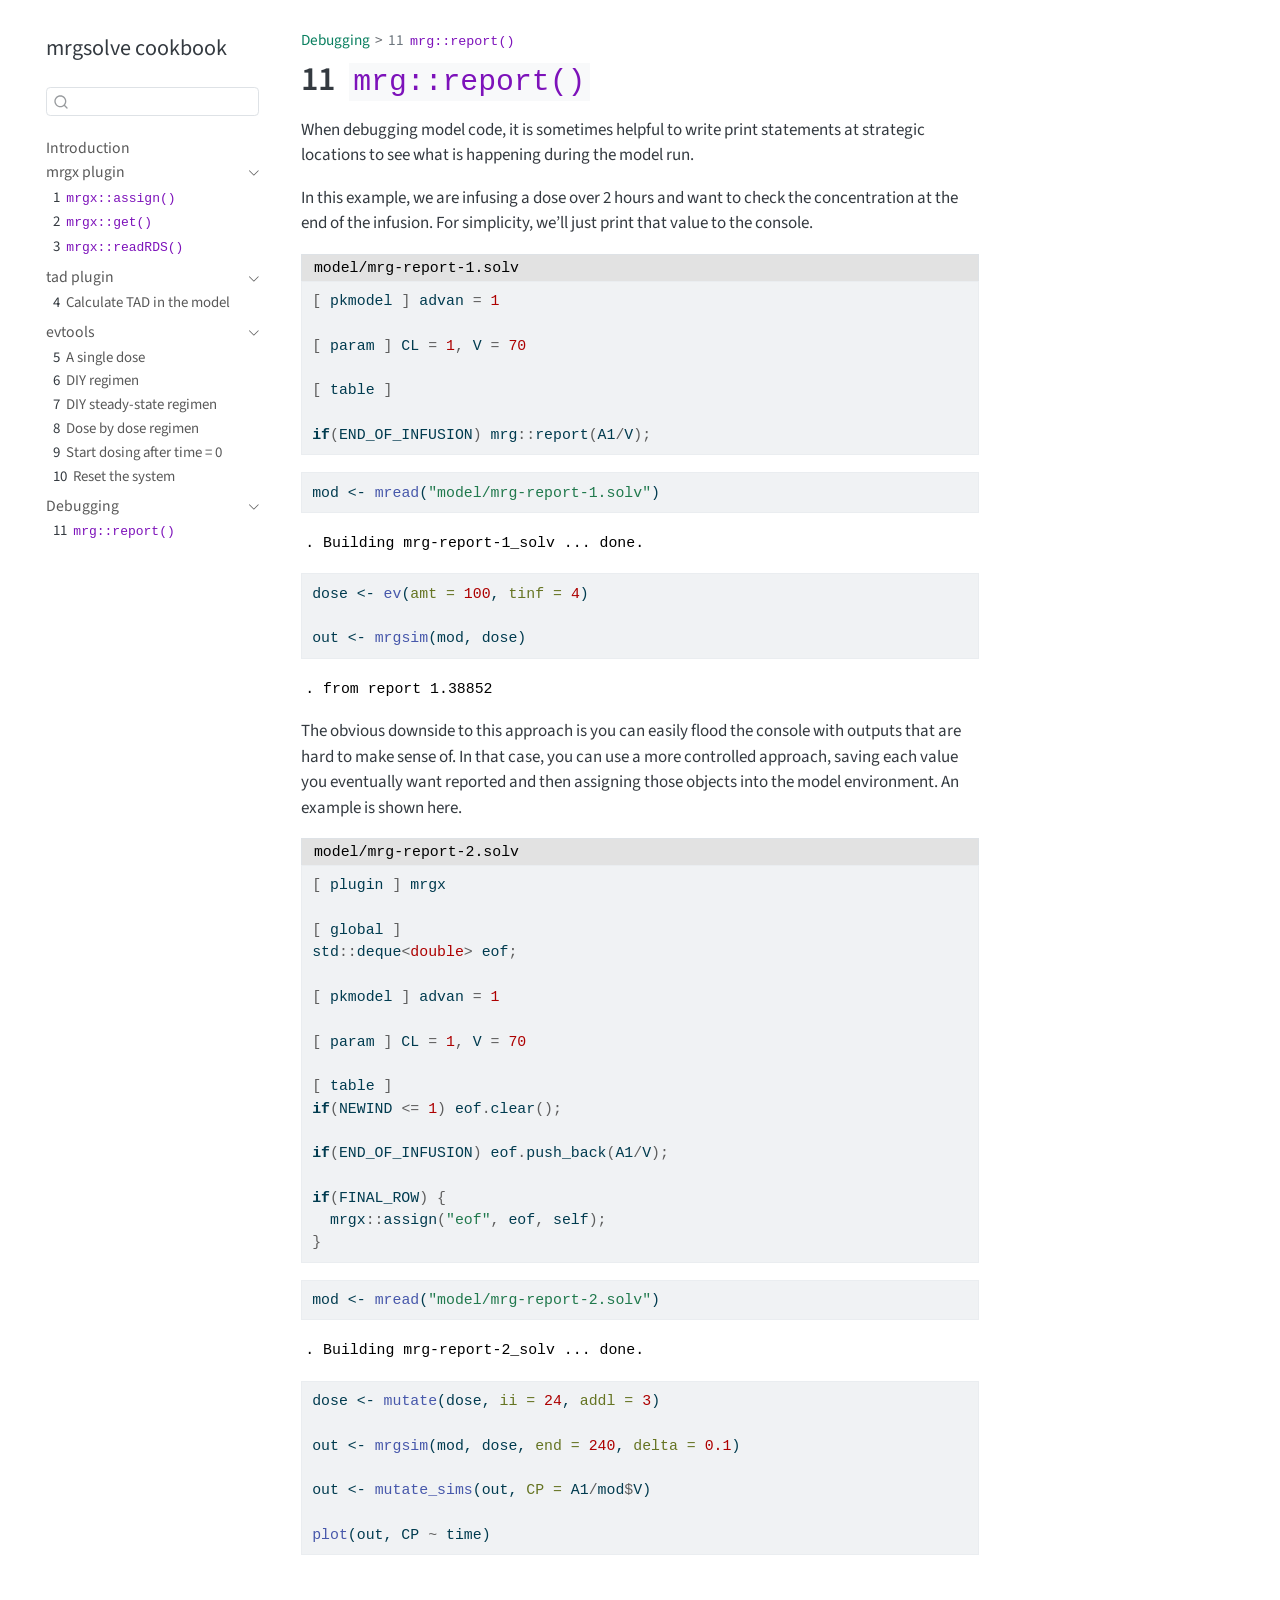
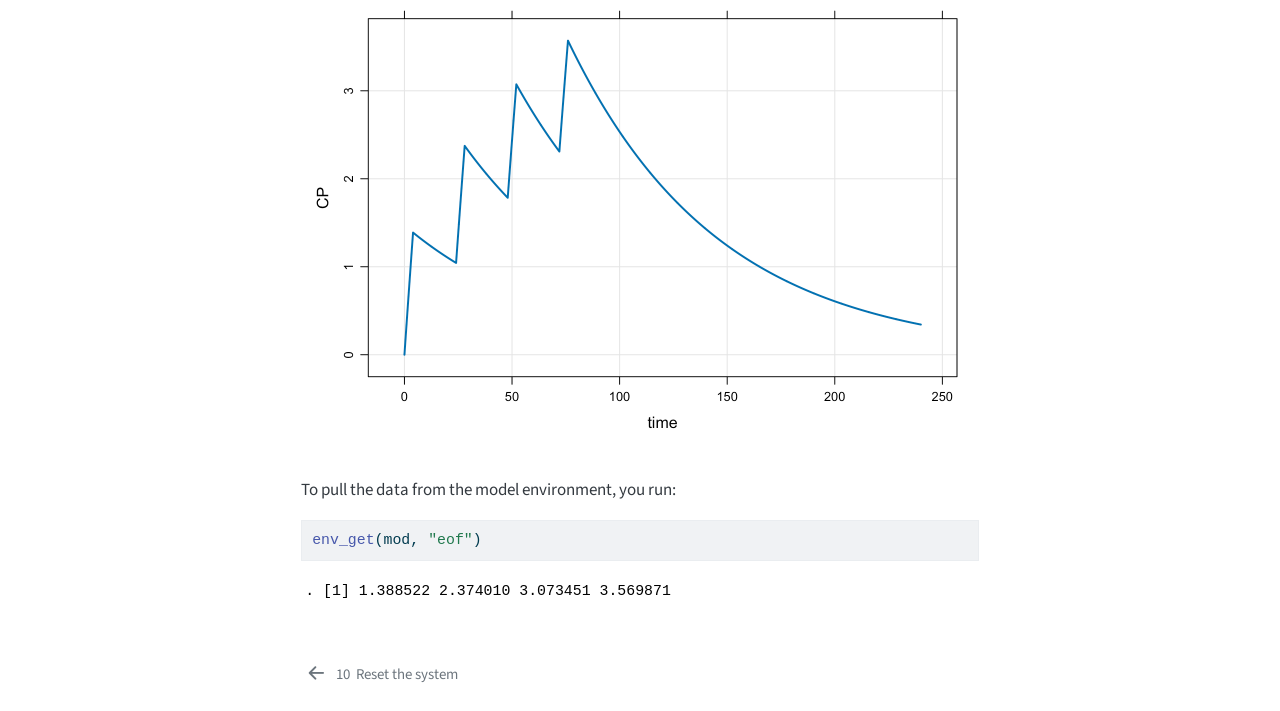
<file: docs/mrg-report.html>
<!DOCTYPE html>
<html xmlns="http://www.w3.org/1999/xhtml" lang="en" xml:lang="en"><head>

<meta charset="utf-8">
<meta name="generator" content="quarto-1.9.37">

<meta name="viewport" content="width=device-width, initial-scale=1.0, user-scalable=yes">


<title>11&nbsp; mrg::report() – mrgsolve cookbook</title>
<style>
/* Default styles provided by pandoc.
** See https://pandoc.org/MANUAL.html#variables-for-html for config info.
*/
code{white-space: pre-wrap;}
span.smallcaps{font-variant: small-caps;}
div.columns{display: flex; gap: min(4vw, 1.5em);}
div.column{flex: auto; overflow-x: auto;}
div.hanging-indent{margin-left: 1.5em; text-indent: -1.5em;}
ul.task-list{list-style: none;}
ul.task-list li input[type="checkbox"] {
  width: 0.8em;
  margin: 0 0.8em 0.2em -1em; /* quarto-specific, see https://github.com/quarto-dev/quarto-cli/issues/4556 */ 
  vertical-align: middle;
}
/* CSS for syntax highlighting */
html { -webkit-text-size-adjust: 100%; }
pre > code.sourceCode { white-space: pre; position: relative; }
pre > code.sourceCode > span { display: inline-block; line-height: 1.25; }
pre > code.sourceCode > span:empty { height: 1.2em; }
.sourceCode { overflow: visible; }
code.sourceCode > span { color: inherit; text-decoration: inherit; }
div.sourceCode { margin: 1em 0; }
pre.sourceCode { margin: 0; }
@media screen {
div.sourceCode { overflow: auto; }
}
@media print {
pre > code.sourceCode { white-space: pre-wrap; }
pre > code.sourceCode > span { text-indent: -5em; padding-left: 5em; }
}
pre.numberSource code
  { counter-reset: source-line 0; }
pre.numberSource code > span
  { position: relative; left: -4em; counter-increment: source-line; }
pre.numberSource code > span > a:first-child::before
  { content: counter(source-line);
    position: relative; left: -1em; text-align: right; vertical-align: baseline;
    border: none; display: inline-block;
    -webkit-touch-callout: none; -webkit-user-select: none;
    -khtml-user-select: none; -moz-user-select: none;
    -ms-user-select: none; user-select: none;
    padding: 0 4px; width: 4em;
  }
pre.numberSource { margin-left: 3em;  padding-left: 4px; }
div.sourceCode
  {   }
@media screen {
pre > code.sourceCode > span > a:first-child::before { text-decoration: underline; }
}
</style>


<script src="site_libs/quarto-nav/quarto-nav.js"></script>
<script src="site_libs/quarto-nav/headroom.min.js"></script>
<script src="site_libs/clipboard/clipboard.min.js"></script>
<script src="site_libs/quarto-search/autocomplete.umd.js"></script>
<script src="site_libs/quarto-search/fuse.min.js"></script>
<script src="site_libs/quarto-search/quarto-search.js"></script>
<meta name="quarto:offset" content="./">
<link href="./evtools-6.html" rel="prev">
<link href="./images/MRG-Solve-Hex.png" rel="icon" type="image/png">
<script src="site_libs/quarto-html/quarto.js" type="module"></script>
<script src="site_libs/quarto-html/tabsets/tabsets.js" type="module"></script>
<script src="site_libs/quarto-html/popper.min.js"></script>
<script src="site_libs/quarto-html/tippy.umd.min.js"></script>
<script src="site_libs/quarto-html/anchor.min.js"></script>
<link href="site_libs/quarto-html/tippy.css" rel="stylesheet">
<link href="site_libs/quarto-html/quarto-syntax-highlighting-7f8f88aac4f3542376d5c11b86a4c14d.css" rel="stylesheet" id="quarto-text-highlighting-styles">
<script src="site_libs/bootstrap/bootstrap.min.js"></script>
<link href="site_libs/bootstrap/bootstrap-icons.css" rel="stylesheet">
<link href="site_libs/bootstrap/bootstrap-fcea66d32851c3decd982b1877fc33de.min.css" rel="stylesheet" append-hash="true" id="quarto-bootstrap" data-mode="light">
<script id="quarto-search-options" type="application/json">{
  "location": "sidebar",
  "copy-button": false,
  "collapse-after": 3,
  "panel-placement": "start",
  "type": "textbox",
  "limit": 50,
  "keyboard-shortcut": [
    "f",
    "/",
    "s"
  ],
  "show-item-context": false,
  "language": {
    "search-no-results-text": "No results",
    "search-matching-documents-text": "matching documents",
    "search-copy-link-title": "Copy link to search",
    "search-hide-matches-text": "Hide additional matches",
    "search-more-match-text": "more match in this document",
    "search-more-matches-text": "more matches in this document",
    "search-clear-button-title": "Clear",
    "search-text-placeholder": "",
    "search-detached-cancel-button-title": "Cancel",
    "search-submit-button-title": "Submit",
    "search-label": "Search"
  }
}</script>


</head>

<body class="nav-sidebar floating quarto-light">

<div id="quarto-search-results"></div>
  <header id="quarto-header" class="headroom fixed-top">
  <nav class="quarto-secondary-nav">
    <div class="container-fluid d-flex">
      <button type="button" class="quarto-btn-toggle btn" data-bs-toggle="collapse" role="button" data-bs-target=".quarto-sidebar-collapse-item" aria-controls="quarto-sidebar" aria-expanded="false" aria-label="Toggle sidebar navigation" onclick="if (window.quartoToggleHeadroom) { window.quartoToggleHeadroom(); }">
        <i class="bi bi-layout-text-sidebar-reverse"></i>
      </button>
        <nav class="quarto-page-breadcrumbs" aria-label="breadcrumb"><ol class="breadcrumb"><li class="breadcrumb-item"><a href="./mrg-report.html">Debugging</a></li><li class="breadcrumb-item"><a href="./mrg-report.html"><span class="chapter-number">11</span>&nbsp; <span class="chapter-title"><code>mrg::report()</code></span></a></li></ol></nav>
        <a class="flex-grow-1" role="navigation" data-bs-toggle="collapse" data-bs-target=".quarto-sidebar-collapse-item" aria-controls="quarto-sidebar" aria-expanded="false" aria-label="Toggle sidebar navigation" onclick="if (window.quartoToggleHeadroom) { window.quartoToggleHeadroom(); }">      
        </a>
      <button type="button" class="btn quarto-search-button" aria-label="Search" onclick="window.quartoOpenSearch();">
        <i class="bi bi-search"></i>
      </button>
    </div>
  </nav>
</header>
<!-- content -->
<div id="quarto-content" class="quarto-container page-columns page-rows-contents page-layout-article">
<!-- sidebar -->
  <nav id="quarto-sidebar" class="sidebar collapse collapse-horizontal quarto-sidebar-collapse-item sidebar-navigation floating overflow-auto">
    <div class="pt-lg-2 mt-2 text-left sidebar-header">
    <div class="sidebar-title mb-0 py-0">
      <a href="./">mrgsolve cookbook</a> 
    </div>
      </div>
        <div class="mt-2 flex-shrink-0 align-items-center">
        <div class="sidebar-search">
        <div id="quarto-search" class="" title="Search"></div>
        </div>
        </div>
    <div class="sidebar-menu-container"> 
    <ul class="list-unstyled mt-1">
        <li class="sidebar-item">
  <div class="sidebar-item-container"> 
  <a href="./index.html" class="sidebar-item-text sidebar-link">
 <span class="menu-text">Introduction</span></a>
  </div>
</li>
        <li class="sidebar-item sidebar-item-section">
      <div class="sidebar-item-container"> 
            <a class="sidebar-item-text sidebar-link text-start" data-bs-toggle="collapse" data-bs-target="#quarto-sidebar-section-1" role="navigation" aria-expanded="true">
 <span class="menu-text">mrgx plugin</span></a>
          <a class="sidebar-item-toggle text-start" data-bs-toggle="collapse" data-bs-target="#quarto-sidebar-section-1" role="navigation" aria-expanded="true" aria-label="Toggle section">
            <i class="bi bi-chevron-right ms-2"></i>
          </a> 
      </div>
      <ul id="quarto-sidebar-section-1" class="collapse list-unstyled sidebar-section depth1 show">  
          <li class="sidebar-item">
  <div class="sidebar-item-container"> 
  <a href="./mrgx-assign.html" class="sidebar-item-text sidebar-link">
 <span class="menu-text"><span class="chapter-number">1</span>&nbsp; <span class="chapter-title"><code>mrgx::assign()</code></span></span></a>
  </div>
</li>
          <li class="sidebar-item">
  <div class="sidebar-item-container"> 
  <a href="./mrgx-get.html" class="sidebar-item-text sidebar-link">
 <span class="menu-text"><span class="chapter-number">2</span>&nbsp; <span class="chapter-title"><code>mrgx::get()</code></span></span></a>
  </div>
</li>
          <li class="sidebar-item">
  <div class="sidebar-item-container"> 
  <a href="./mrgx-rds.html" class="sidebar-item-text sidebar-link">
 <span class="menu-text"><span class="chapter-number">3</span>&nbsp; <span class="chapter-title"><code>mrgx::readRDS()</code></span></span></a>
  </div>
</li>
      </ul>
  </li>
        <li class="sidebar-item sidebar-item-section">
      <div class="sidebar-item-container"> 
            <a class="sidebar-item-text sidebar-link text-start" data-bs-toggle="collapse" data-bs-target="#quarto-sidebar-section-2" role="navigation" aria-expanded="true">
 <span class="menu-text">tad plugin</span></a>
          <a class="sidebar-item-toggle text-start" data-bs-toggle="collapse" data-bs-target="#quarto-sidebar-section-2" role="navigation" aria-expanded="true" aria-label="Toggle section">
            <i class="bi bi-chevron-right ms-2"></i>
          </a> 
      </div>
      <ul id="quarto-sidebar-section-2" class="collapse list-unstyled sidebar-section depth1 show">  
          <li class="sidebar-item">
  <div class="sidebar-item-container"> 
  <a href="./tad.html" class="sidebar-item-text sidebar-link">
 <span class="menu-text"><span class="chapter-number">4</span>&nbsp; <span class="chapter-title">Calculate TAD in the model</span></span></a>
  </div>
</li>
      </ul>
  </li>
        <li class="sidebar-item sidebar-item-section">
      <div class="sidebar-item-container"> 
            <a class="sidebar-item-text sidebar-link text-start" data-bs-toggle="collapse" data-bs-target="#quarto-sidebar-section-3" role="navigation" aria-expanded="true">
 <span class="menu-text">evtools</span></a>
          <a class="sidebar-item-toggle text-start" data-bs-toggle="collapse" data-bs-target="#quarto-sidebar-section-3" role="navigation" aria-expanded="true" aria-label="Toggle section">
            <i class="bi bi-chevron-right ms-2"></i>
          </a> 
      </div>
      <ul id="quarto-sidebar-section-3" class="collapse list-unstyled sidebar-section depth1 show">  
          <li class="sidebar-item">
  <div class="sidebar-item-container"> 
  <a href="./evtools-0.html" class="sidebar-item-text sidebar-link">
 <span class="menu-text"><span class="chapter-number">5</span>&nbsp; <span class="chapter-title">A single dose</span></span></a>
  </div>
</li>
          <li class="sidebar-item">
  <div class="sidebar-item-container"> 
  <a href="./evtools-1.html" class="sidebar-item-text sidebar-link">
 <span class="menu-text"><span class="chapter-number">6</span>&nbsp; <span class="chapter-title">DIY regimen</span></span></a>
  </div>
</li>
          <li class="sidebar-item">
  <div class="sidebar-item-container"> 
  <a href="./evtools-2.html" class="sidebar-item-text sidebar-link">
 <span class="menu-text"><span class="chapter-number">7</span>&nbsp; <span class="chapter-title">DIY steady-state regimen</span></span></a>
  </div>
</li>
          <li class="sidebar-item">
  <div class="sidebar-item-container"> 
  <a href="./evtools-3-4.html" class="sidebar-item-text sidebar-link">
 <span class="menu-text"><span class="chapter-number">8</span>&nbsp; <span class="chapter-title">Dose by dose regimen</span></span></a>
  </div>
</li>
          <li class="sidebar-item">
  <div class="sidebar-item-container"> 
  <a href="./evtools-5.html" class="sidebar-item-text sidebar-link">
 <span class="menu-text"><span class="chapter-number">9</span>&nbsp; <span class="chapter-title">Start dosing after time = 0</span></span></a>
  </div>
</li>
          <li class="sidebar-item">
  <div class="sidebar-item-container"> 
  <a href="./evtools-6.html" class="sidebar-item-text sidebar-link">
 <span class="menu-text"><span class="chapter-number">10</span>&nbsp; <span class="chapter-title">Reset the system</span></span></a>
  </div>
</li>
      </ul>
  </li>
        <li class="sidebar-item sidebar-item-section">
      <div class="sidebar-item-container"> 
            <a class="sidebar-item-text sidebar-link text-start" data-bs-toggle="collapse" data-bs-target="#quarto-sidebar-section-4" role="navigation" aria-expanded="true">
 <span class="menu-text">Debugging</span></a>
          <a class="sidebar-item-toggle text-start" data-bs-toggle="collapse" data-bs-target="#quarto-sidebar-section-4" role="navigation" aria-expanded="true" aria-label="Toggle section">
            <i class="bi bi-chevron-right ms-2"></i>
          </a> 
      </div>
      <ul id="quarto-sidebar-section-4" class="collapse list-unstyled sidebar-section depth1 show">  
          <li class="sidebar-item">
  <div class="sidebar-item-container"> 
  <a href="./mrg-report.html" class="sidebar-item-text sidebar-link active">
 <span class="menu-text"><span class="chapter-number">11</span>&nbsp; <span class="chapter-title"><code>mrg::report()</code></span></span></a>
  </div>
</li>
      </ul>
  </li>
    </ul>
    </div>
</nav>
<div id="quarto-sidebar-glass" class="quarto-sidebar-collapse-item" data-bs-toggle="collapse" data-bs-target=".quarto-sidebar-collapse-item"></div>
<!-- margin-sidebar -->
    <div id="quarto-margin-sidebar" class="sidebar margin-sidebar zindex-bottom">
        
    </div>
<!-- main -->
<main class="content" id="quarto-document-content">

<header id="title-block-header" class="quarto-title-block default"><nav class="quarto-page-breadcrumbs quarto-title-breadcrumbs d-none d-lg-block" aria-label="breadcrumb"><ol class="breadcrumb"><li class="breadcrumb-item"><a href="./mrg-report.html">Debugging</a></li><li class="breadcrumb-item"><a href="./mrg-report.html"><span class="chapter-number">11</span>&nbsp; <span class="chapter-title"><code>mrg::report()</code></span></a></li></ol></nav>
<div class="quarto-title">
<h1 class="title"><span class="chapter-number">11</span>&nbsp; <span class="chapter-title"><code>mrg::report()</code></span></h1>
</div>



<div class="quarto-title-meta">

    
  
    
  </div>
  


</header>


<p>When debugging model code, it is sometimes helpful to write print statements at strategic locations to see what is happening during the model run.</p>
<p>In this example, we are infusing a dose over 2 hours and want to check the concentration at the end of the infusion. For simplicity, we’ll just print that value to the console.</p>
<div class="cell">
<div class="code-with-filename">
<div class="code-with-filename-file">
<pre><strong>model/mrg-report-1.solv</strong></pre>
</div>
<div class="code-copy-outer-scaffold"><div class="sourceCode cell-code" id="cb1"><pre class="sourceCode c code-with-copy"><code class="sourceCode c"><span id="cb1-1"><a href="#cb1-1" aria-hidden="true" tabindex="-1"></a><span class="op">[</span> pkmodel <span class="op">]</span> advan <span class="op">=</span> <span class="dv">1</span></span>
<span id="cb1-2"><a href="#cb1-2" aria-hidden="true" tabindex="-1"></a></span>
<span id="cb1-3"><a href="#cb1-3" aria-hidden="true" tabindex="-1"></a><span class="op">[</span> param <span class="op">]</span> CL <span class="op">=</span> <span class="dv">1</span><span class="op">,</span> V <span class="op">=</span> <span class="dv">70</span></span>
<span id="cb1-4"><a href="#cb1-4" aria-hidden="true" tabindex="-1"></a></span>
<span id="cb1-5"><a href="#cb1-5" aria-hidden="true" tabindex="-1"></a><span class="op">[</span> table <span class="op">]</span> </span>
<span id="cb1-6"><a href="#cb1-6" aria-hidden="true" tabindex="-1"></a></span>
<span id="cb1-7"><a href="#cb1-7" aria-hidden="true" tabindex="-1"></a><span class="cf">if</span><span class="op">(</span>END_OF_INFUSION<span class="op">)</span> mrg<span class="op">::</span>report<span class="op">(</span>A1<span class="op">/</span>V<span class="op">);</span></span></code></pre></div><button title="Copy to Clipboard" class="code-copy-button"><i class="bi"></i></button></div>
</div>
</div>
<div class="cell">
<div class="code-copy-outer-scaffold"><div class="sourceCode cell-code" id="cb2"><pre class="sourceCode r code-with-copy"><code class="sourceCode r"><span id="cb2-1"><a href="#cb2-1" aria-hidden="true" tabindex="-1"></a>mod <span class="ot">&lt;-</span> <span class="fu">mread</span>(<span class="st">"model/mrg-report-1.solv"</span>)</span></code></pre></div><button title="Copy to Clipboard" class="code-copy-button"><i class="bi"></i></button></div>
<div class="cell-output cell-output-stderr">
<pre><code>. Building mrg-report-1_solv ... done.</code></pre>
</div>
</div>
<div class="cell">
<div class="code-copy-outer-scaffold"><div class="sourceCode cell-code" id="cb4"><pre class="sourceCode r code-with-copy"><code class="sourceCode r"><span id="cb4-1"><a href="#cb4-1" aria-hidden="true" tabindex="-1"></a>dose <span class="ot">&lt;-</span> <span class="fu">ev</span>(<span class="at">amt =</span> <span class="dv">100</span>, <span class="at">tinf =</span> <span class="dv">4</span>)</span>
<span id="cb4-2"><a href="#cb4-2" aria-hidden="true" tabindex="-1"></a></span>
<span id="cb4-3"><a href="#cb4-3" aria-hidden="true" tabindex="-1"></a>out <span class="ot">&lt;-</span> <span class="fu">mrgsim</span>(mod, dose)</span></code></pre></div><button title="Copy to Clipboard" class="code-copy-button"><i class="bi"></i></button></div>
</div>
<div class="cell">
<div class="cell-output cell-output-stdout">
<pre><code>. from report 1.38852</code></pre>
</div>
</div>
<p>The obvious downside to this approach is you can easily flood the console with outputs that are hard to make sense of. In that case, you can use a more controlled approach, saving each value you eventually want reported and then assigning those objects into the model environment. An example is shown here.</p>
<div class="cell">
<div class="code-with-filename">
<div class="code-with-filename-file">
<pre><strong>model/mrg-report-2.solv</strong></pre>
</div>
<div class="code-copy-outer-scaffold"><div class="sourceCode cell-code" id="cb6"><pre class="sourceCode c code-with-copy"><code class="sourceCode c"><span id="cb6-1"><a href="#cb6-1" aria-hidden="true" tabindex="-1"></a><span class="op">[</span> plugin <span class="op">]</span> mrgx</span>
<span id="cb6-2"><a href="#cb6-2" aria-hidden="true" tabindex="-1"></a></span>
<span id="cb6-3"><a href="#cb6-3" aria-hidden="true" tabindex="-1"></a><span class="op">[</span> global <span class="op">]</span> </span>
<span id="cb6-4"><a href="#cb6-4" aria-hidden="true" tabindex="-1"></a>std<span class="op">::</span>deque<span class="op">&lt;</span><span class="dt">double</span><span class="op">&gt;</span> eof<span class="op">;</span></span>
<span id="cb6-5"><a href="#cb6-5" aria-hidden="true" tabindex="-1"></a></span>
<span id="cb6-6"><a href="#cb6-6" aria-hidden="true" tabindex="-1"></a><span class="op">[</span> pkmodel <span class="op">]</span> advan <span class="op">=</span> <span class="dv">1</span></span>
<span id="cb6-7"><a href="#cb6-7" aria-hidden="true" tabindex="-1"></a></span>
<span id="cb6-8"><a href="#cb6-8" aria-hidden="true" tabindex="-1"></a><span class="op">[</span> param <span class="op">]</span> CL <span class="op">=</span> <span class="dv">1</span><span class="op">,</span> V <span class="op">=</span> <span class="dv">70</span></span>
<span id="cb6-9"><a href="#cb6-9" aria-hidden="true" tabindex="-1"></a></span>
<span id="cb6-10"><a href="#cb6-10" aria-hidden="true" tabindex="-1"></a><span class="op">[</span> table <span class="op">]</span> </span>
<span id="cb6-11"><a href="#cb6-11" aria-hidden="true" tabindex="-1"></a><span class="cf">if</span><span class="op">(</span>NEWIND <span class="op">&lt;=</span> <span class="dv">1</span><span class="op">)</span> eof<span class="op">.</span>clear<span class="op">();</span></span>
<span id="cb6-12"><a href="#cb6-12" aria-hidden="true" tabindex="-1"></a></span>
<span id="cb6-13"><a href="#cb6-13" aria-hidden="true" tabindex="-1"></a><span class="cf">if</span><span class="op">(</span>END_OF_INFUSION<span class="op">)</span> eof<span class="op">.</span>push_back<span class="op">(</span>A1<span class="op">/</span>V<span class="op">);</span></span>
<span id="cb6-14"><a href="#cb6-14" aria-hidden="true" tabindex="-1"></a></span>
<span id="cb6-15"><a href="#cb6-15" aria-hidden="true" tabindex="-1"></a><span class="cf">if</span><span class="op">(</span>FINAL_ROW<span class="op">)</span> <span class="op">{</span></span>
<span id="cb6-16"><a href="#cb6-16" aria-hidden="true" tabindex="-1"></a>  mrgx<span class="op">::</span>assign<span class="op">(</span><span class="st">"eof"</span><span class="op">,</span> eof<span class="op">,</span> self<span class="op">);</span></span>
<span id="cb6-17"><a href="#cb6-17" aria-hidden="true" tabindex="-1"></a><span class="op">}</span></span></code></pre></div><button title="Copy to Clipboard" class="code-copy-button"><i class="bi"></i></button></div>
</div>
</div>
<div class="cell">
<div class="code-copy-outer-scaffold"><div class="sourceCode cell-code" id="cb7"><pre class="sourceCode r code-with-copy"><code class="sourceCode r"><span id="cb7-1"><a href="#cb7-1" aria-hidden="true" tabindex="-1"></a>mod <span class="ot">&lt;-</span> <span class="fu">mread</span>(<span class="st">"model/mrg-report-2.solv"</span>)</span></code></pre></div><button title="Copy to Clipboard" class="code-copy-button"><i class="bi"></i></button></div>
<div class="cell-output cell-output-stderr">
<pre><code>. Building mrg-report-2_solv ... done.</code></pre>
</div>
<div class="code-copy-outer-scaffold"><div class="sourceCode cell-code" id="cb9"><pre class="sourceCode r code-with-copy"><code class="sourceCode r"><span id="cb9-1"><a href="#cb9-1" aria-hidden="true" tabindex="-1"></a>dose <span class="ot">&lt;-</span> <span class="fu">mutate</span>(dose, <span class="at">ii =</span> <span class="dv">24</span>, <span class="at">addl =</span> <span class="dv">3</span>)</span>
<span id="cb9-2"><a href="#cb9-2" aria-hidden="true" tabindex="-1"></a></span>
<span id="cb9-3"><a href="#cb9-3" aria-hidden="true" tabindex="-1"></a>out <span class="ot">&lt;-</span> <span class="fu">mrgsim</span>(mod, dose, <span class="at">end =</span> <span class="dv">240</span>, <span class="at">delta =</span> <span class="fl">0.1</span>)</span>
<span id="cb9-4"><a href="#cb9-4" aria-hidden="true" tabindex="-1"></a></span>
<span id="cb9-5"><a href="#cb9-5" aria-hidden="true" tabindex="-1"></a>out <span class="ot">&lt;-</span> <span class="fu">mutate_sims</span>(out, <span class="at">CP =</span> A1<span class="sc">/</span>mod<span class="sc">$</span>V)</span>
<span id="cb9-6"><a href="#cb9-6" aria-hidden="true" tabindex="-1"></a></span>
<span id="cb9-7"><a href="#cb9-7" aria-hidden="true" tabindex="-1"></a><span class="fu">plot</span>(out, CP <span class="sc">~</span> time)</span></code></pre></div><button title="Copy to Clipboard" class="code-copy-button"><i class="bi"></i></button></div>
<div class="cell-output-display">
<div>
<figure class="figure">
<p><img src="mrg-report_files/figure-html/unnamed-chunk-7-1.png" class="img-fluid figure-img" width="672"></p>
</figure>
</div>
</div>
</div>
<p>To pull the data from the model environment, you run:</p>
<div class="cell">
<div class="code-copy-outer-scaffold"><div class="sourceCode cell-code" id="cb10"><pre class="sourceCode r code-with-copy"><code class="sourceCode r"><span id="cb10-1"><a href="#cb10-1" aria-hidden="true" tabindex="-1"></a><span class="fu">env_get</span>(mod, <span class="st">"eof"</span>)</span></code></pre></div><button title="Copy to Clipboard" class="code-copy-button"><i class="bi"></i></button></div>
<div class="cell-output cell-output-stdout">
<pre><code>. [1] 1.388522 2.374010 3.073451 3.569871</code></pre>
</div>
</div>



</main> <!-- /main -->
<script id="quarto-html-after-body" type="application/javascript">
  window.document.addEventListener("DOMContentLoaded", function (event) {
    const icon = "";
    const anchorJS = new window.AnchorJS();
    anchorJS.options = {
      placement: 'right',
      icon: icon
    };
    anchorJS.add('.anchored');
    const isCodeAnnotation = (el) => {
      for (const clz of el.classList) {
        if (clz.startsWith('code-annotation-')) {                     
          return true;
        }
      }
      return false;
    }
    const onCopySuccess = function(e) {
      // button target
      const button = e.trigger;
      // don't keep focus
      button.blur();
      // flash "checked"
      button.classList.add('code-copy-button-checked');
      var currentTitle = button.getAttribute("title");
      button.setAttribute("title", "Copied!");
      let tooltip;
      if (window.bootstrap) {
        button.setAttribute("data-bs-toggle", "tooltip");
        button.setAttribute("data-bs-placement", "left");
        button.setAttribute("data-bs-title", "Copied!");
        tooltip = new bootstrap.Tooltip(button, 
          { trigger: "manual", 
            customClass: "code-copy-button-tooltip",
            offset: [0, -8]});
        tooltip.show();    
      }
      setTimeout(function() {
        if (tooltip) {
          tooltip.hide();
          button.removeAttribute("data-bs-title");
          button.removeAttribute("data-bs-toggle");
          button.removeAttribute("data-bs-placement");
        }
        button.setAttribute("title", currentTitle);
        button.classList.remove('code-copy-button-checked');
      }, 1000);
      // clear code selection
      e.clearSelection();
    }
    const getTextToCopy = function(trigger) {
      const outerScaffold = trigger.parentElement.cloneNode(true);
      const codeEl = outerScaffold.querySelector('code');
      for (const childEl of codeEl.children) {
        if (isCodeAnnotation(childEl)) {
          childEl.remove();
        }
      }
      return codeEl.innerText;
    }
    const clipboard = new window.ClipboardJS('.code-copy-button:not([data-in-quarto-modal])', {
      text: getTextToCopy
    });
    clipboard.on('success', onCopySuccess);
    if (window.document.getElementById('quarto-embedded-source-code-modal')) {
      const clipboardModal = new window.ClipboardJS('.code-copy-button[data-in-quarto-modal]', {
        text: getTextToCopy,
        container: window.document.getElementById('quarto-embedded-source-code-modal')
      });
      clipboardModal.on('success', onCopySuccess);
    }
      var localhostRegex = new RegExp(/^(?:http|https):\/\/localhost\:?[0-9]*\//);
      var mailtoRegex = new RegExp(/^mailto:/);
        var filterRegex = new RegExp('/' + window.location.host + '/');
      var isInternal = (href) => {
          return filterRegex.test(href) || localhostRegex.test(href) || mailtoRegex.test(href);
      }
      // Inspect non-navigation links and adorn them if external
     var links = window.document.querySelectorAll('a[href]:not(.nav-link):not(.navbar-brand):not(.toc-action):not(.sidebar-link):not(.sidebar-item-toggle):not(.pagination-link):not(.no-external):not([aria-hidden]):not(.dropdown-item):not(.quarto-navigation-tool):not(.about-link)');
      for (var i=0; i<links.length; i++) {
        const link = links[i];
        if (!isInternal(link.href)) {
          // undo the damage that might have been done by quarto-nav.js in the case of
          // links that we want to consider external
          if (link.dataset.originalHref !== undefined) {
            link.href = link.dataset.originalHref;
          }
        }
      }
    function tippyHover(el, contentFn, onTriggerFn, onUntriggerFn) {
      const config = {
        allowHTML: true,
        maxWidth: 500,
        delay: 100,
        arrow: false,
        appendTo: function(el) {
            return el.parentElement;
        },
        interactive: true,
        interactiveBorder: 10,
        theme: 'quarto',
        placement: 'bottom-start',
      };
      if (contentFn) {
        config.content = contentFn;
      }
      if (onTriggerFn) {
        config.onTrigger = onTriggerFn;
      }
      if (onUntriggerFn) {
        config.onUntrigger = onUntriggerFn;
      }
      window.tippy(el, config); 
    }
    const noterefs = window.document.querySelectorAll('a[role="doc-noteref"]');
    for (var i=0; i<noterefs.length; i++) {
      const ref = noterefs[i];
      tippyHover(ref, function() {
        // use id or data attribute instead here
        let href = ref.getAttribute('data-footnote-href') || ref.getAttribute('href');
        try { href = new URL(href).hash; } catch {}
        const id = href.replace(/^#\/?/, "");
        const note = window.document.getElementById(id);
        if (note) {
          return note.innerHTML;
        } else {
          return "";
        }
      });
    }
    const xrefs = window.document.querySelectorAll('a.quarto-xref');
    const processXRef = (id, note) => {
      // Strip column container classes
      const stripColumnClz = (el) => {
        el.classList.remove("page-full", "page-columns");
        if (el.children) {
          for (const child of el.children) {
            stripColumnClz(child);
          }
        }
      }
      stripColumnClz(note)
      if (id === null || id.startsWith('sec-')) {
        // Special case sections, only their first couple elements
        const container = document.createElement("div");
        if (note.children && note.children.length > 2) {
          container.appendChild(note.children[0].cloneNode(true));
          for (let i = 1; i < note.children.length; i++) {
            const child = note.children[i];
            if (child.tagName === "P" && child.innerText === "") {
              continue;
            } else {
              container.appendChild(child.cloneNode(true));
              break;
            }
          }
          if (window.Quarto?.typesetMath) {
            window.Quarto.typesetMath(container);
          }
          return container.innerHTML
        } else {
          if (window.Quarto?.typesetMath) {
            window.Quarto.typesetMath(note);
          }
          return note.innerHTML;
        }
      } else {
        // Remove any anchor links if they are present
        const anchorLink = note.querySelector('a.anchorjs-link');
        if (anchorLink) {
          anchorLink.remove();
        }
        if (window.Quarto?.typesetMath) {
          window.Quarto.typesetMath(note);
        }
        if (note.classList.contains("callout")) {
          return note.outerHTML;
        } else {
          return note.innerHTML;
        }
      }
    }
    for (var i=0; i<xrefs.length; i++) {
      const xref = xrefs[i];
      tippyHover(xref, undefined, function(instance) {
        instance.disable();
        let url = xref.getAttribute('href');
        let hash = undefined; 
        if (url.startsWith('#')) {
          hash = url;
        } else {
          try { hash = new URL(url).hash; } catch {}
        }
        if (hash) {
          const id = hash.replace(/^#\/?/, "");
          const note = window.document.getElementById(id);
          if (note !== null) {
            try {
              const html = processXRef(id, note.cloneNode(true));
              instance.setContent(html);
            } finally {
              instance.enable();
              instance.show();
            }
          } else {
            // See if we can fetch this
            fetch(url.split('#')[0])
            .then(res => res.text())
            .then(html => {
              const parser = new DOMParser();
              const htmlDoc = parser.parseFromString(html, "text/html");
              const note = htmlDoc.getElementById(id);
              if (note !== null) {
                const html = processXRef(id, note);
                instance.setContent(html);
              } 
            }).finally(() => {
              instance.enable();
              instance.show();
            });
          }
        } else {
          // See if we can fetch a full url (with no hash to target)
          // This is a special case and we should probably do some content thinning / targeting
          fetch(url)
          .then(res => res.text())
          .then(html => {
            const parser = new DOMParser();
            const htmlDoc = parser.parseFromString(html, "text/html");
            const note = htmlDoc.querySelector('main.content');
            if (note !== null) {
              // This should only happen for chapter cross references
              // (since there is no id in the URL)
              // remove the first header
              if (note.children.length > 0 && note.children[0].tagName === "HEADER") {
                note.children[0].remove();
              }
              const html = processXRef(null, note);
              instance.setContent(html);
            } 
          }).finally(() => {
            instance.enable();
            instance.show();
          });
        }
      }, function(instance) {
      });
    }
        let selectedAnnoteEl;
        const selectorForAnnotation = ( cell, annotation) => {
          let cellAttr = 'data-code-cell="' + cell + '"';
          let lineAttr = 'data-code-annotation="' +  annotation + '"';
          const selector = 'span[' + cellAttr + '][' + lineAttr + ']';
          return selector;
        }
        const selectCodeLines = (annoteEl) => {
          const doc = window.document;
          const targetCell = annoteEl.getAttribute("data-target-cell");
          const targetAnnotation = annoteEl.getAttribute("data-target-annotation");
          const annoteSpan = window.document.querySelector(selectorForAnnotation(targetCell, targetAnnotation));
          const lines = annoteSpan.getAttribute("data-code-lines").split(",");
          const lineIds = lines.map((line) => {
            return targetCell + "-" + line;
          })
          let top = null;
          let height = null;
          let parent = null;
          if (lineIds.length > 0) {
              //compute the position of the single el (top and bottom and make a div)
              const el = window.document.getElementById(lineIds[0]);
              top = el.offsetTop;
              height = el.offsetHeight;
              parent = el.parentElement.parentElement;
            if (lineIds.length > 1) {
              const lastEl = window.document.getElementById(lineIds[lineIds.length - 1]);
              const bottom = lastEl.offsetTop + lastEl.offsetHeight;
              height = bottom - top;
            }
            if (top !== null && height !== null && parent !== null) {
              // cook up a div (if necessary) and position it 
              let div = window.document.getElementById("code-annotation-line-highlight");
              if (div === null) {
                div = window.document.createElement("div");
                div.setAttribute("id", "code-annotation-line-highlight");
                div.style.position = 'absolute';
                parent.appendChild(div);
              }
              div.style.top = top - 2 + "px";
              div.style.height = height + 4 + "px";
              div.style.left = 0;
              let gutterDiv = window.document.getElementById("code-annotation-line-highlight-gutter");
              if (gutterDiv === null) {
                gutterDiv = window.document.createElement("div");
                gutterDiv.setAttribute("id", "code-annotation-line-highlight-gutter");
                gutterDiv.style.position = 'absolute';
                const codeCell = window.document.getElementById(targetCell);
                const gutter = codeCell.querySelector('.code-annotation-gutter');
                gutter.appendChild(gutterDiv);
              }
              gutterDiv.style.top = top - 2 + "px";
              gutterDiv.style.height = height + 4 + "px";
            }
            selectedAnnoteEl = annoteEl;
          }
        };
        const unselectCodeLines = () => {
          const elementsIds = ["code-annotation-line-highlight", "code-annotation-line-highlight-gutter"];
          elementsIds.forEach((elId) => {
            const div = window.document.getElementById(elId);
            if (div) {
              div.remove();
            }
          });
          selectedAnnoteEl = undefined;
        };
          // Handle positioning of the toggle
      window.addEventListener(
        "resize",
        throttle(() => {
          elRect = undefined;
          if (selectedAnnoteEl) {
            selectCodeLines(selectedAnnoteEl);
          }
        }, 10)
      );
      function throttle(fn, ms) {
      let throttle = false;
      let timer;
        return (...args) => {
          if(!throttle) { // first call gets through
              fn.apply(this, args);
              throttle = true;
          } else { // all the others get throttled
              if(timer) clearTimeout(timer); // cancel #2
              timer = setTimeout(() => {
                fn.apply(this, args);
                timer = throttle = false;
              }, ms);
          }
        };
      }
        // Attach click handler to the DT
        const annoteDls = window.document.querySelectorAll('dt[data-target-cell]');
        for (const annoteDlNode of annoteDls) {
          annoteDlNode.addEventListener('click', (event) => {
            const clickedEl = event.target;
            if (clickedEl !== selectedAnnoteEl) {
              unselectCodeLines();
              const activeEl = window.document.querySelector('dt[data-target-cell].code-annotation-active');
              if (activeEl) {
                activeEl.classList.remove('code-annotation-active');
              }
              selectCodeLines(clickedEl);
              clickedEl.classList.add('code-annotation-active');
            } else {
              // Unselect the line
              unselectCodeLines();
              clickedEl.classList.remove('code-annotation-active');
            }
          });
        }
    const findCites = (el) => {
      const parentEl = el.parentElement;
      if (parentEl) {
        const cites = parentEl.dataset.cites;
        if (cites) {
          return {
            el,
            cites: cites.split(' ')
          };
        } else {
          return findCites(el.parentElement)
        }
      } else {
        return undefined;
      }
    };
    var bibliorefs = window.document.querySelectorAll('a[role="doc-biblioref"]');
    for (var i=0; i<bibliorefs.length; i++) {
      const ref = bibliorefs[i];
      const citeInfo = findCites(ref);
      if (citeInfo) {
        tippyHover(citeInfo.el, function() {
          var popup = window.document.createElement('div');
          citeInfo.cites.forEach(function(cite) {
            var citeDiv = window.document.createElement('div');
            citeDiv.classList.add('hanging-indent');
            citeDiv.classList.add('csl-entry');
            var biblioDiv = window.document.getElementById('ref-' + cite);
            if (biblioDiv) {
              citeDiv.innerHTML = biblioDiv.innerHTML;
            }
            popup.appendChild(citeDiv);
          });
          return popup.innerHTML;
        });
      }
    }
  });
  </script>
<nav class="page-navigation">
  <div class="nav-page nav-page-previous">
      <a href="./evtools-6.html" class="pagination-link" aria-label="Reset the system">
        <i class="bi bi-arrow-left-short"></i> <span class="nav-page-text"><span class="chapter-number">10</span>&nbsp; <span class="chapter-title">Reset the system</span></span>
      </a>          
  </div>
  <div class="nav-page nav-page-next">
  </div>
</nav>
</div> <!-- /content -->




</body></html>
</file>
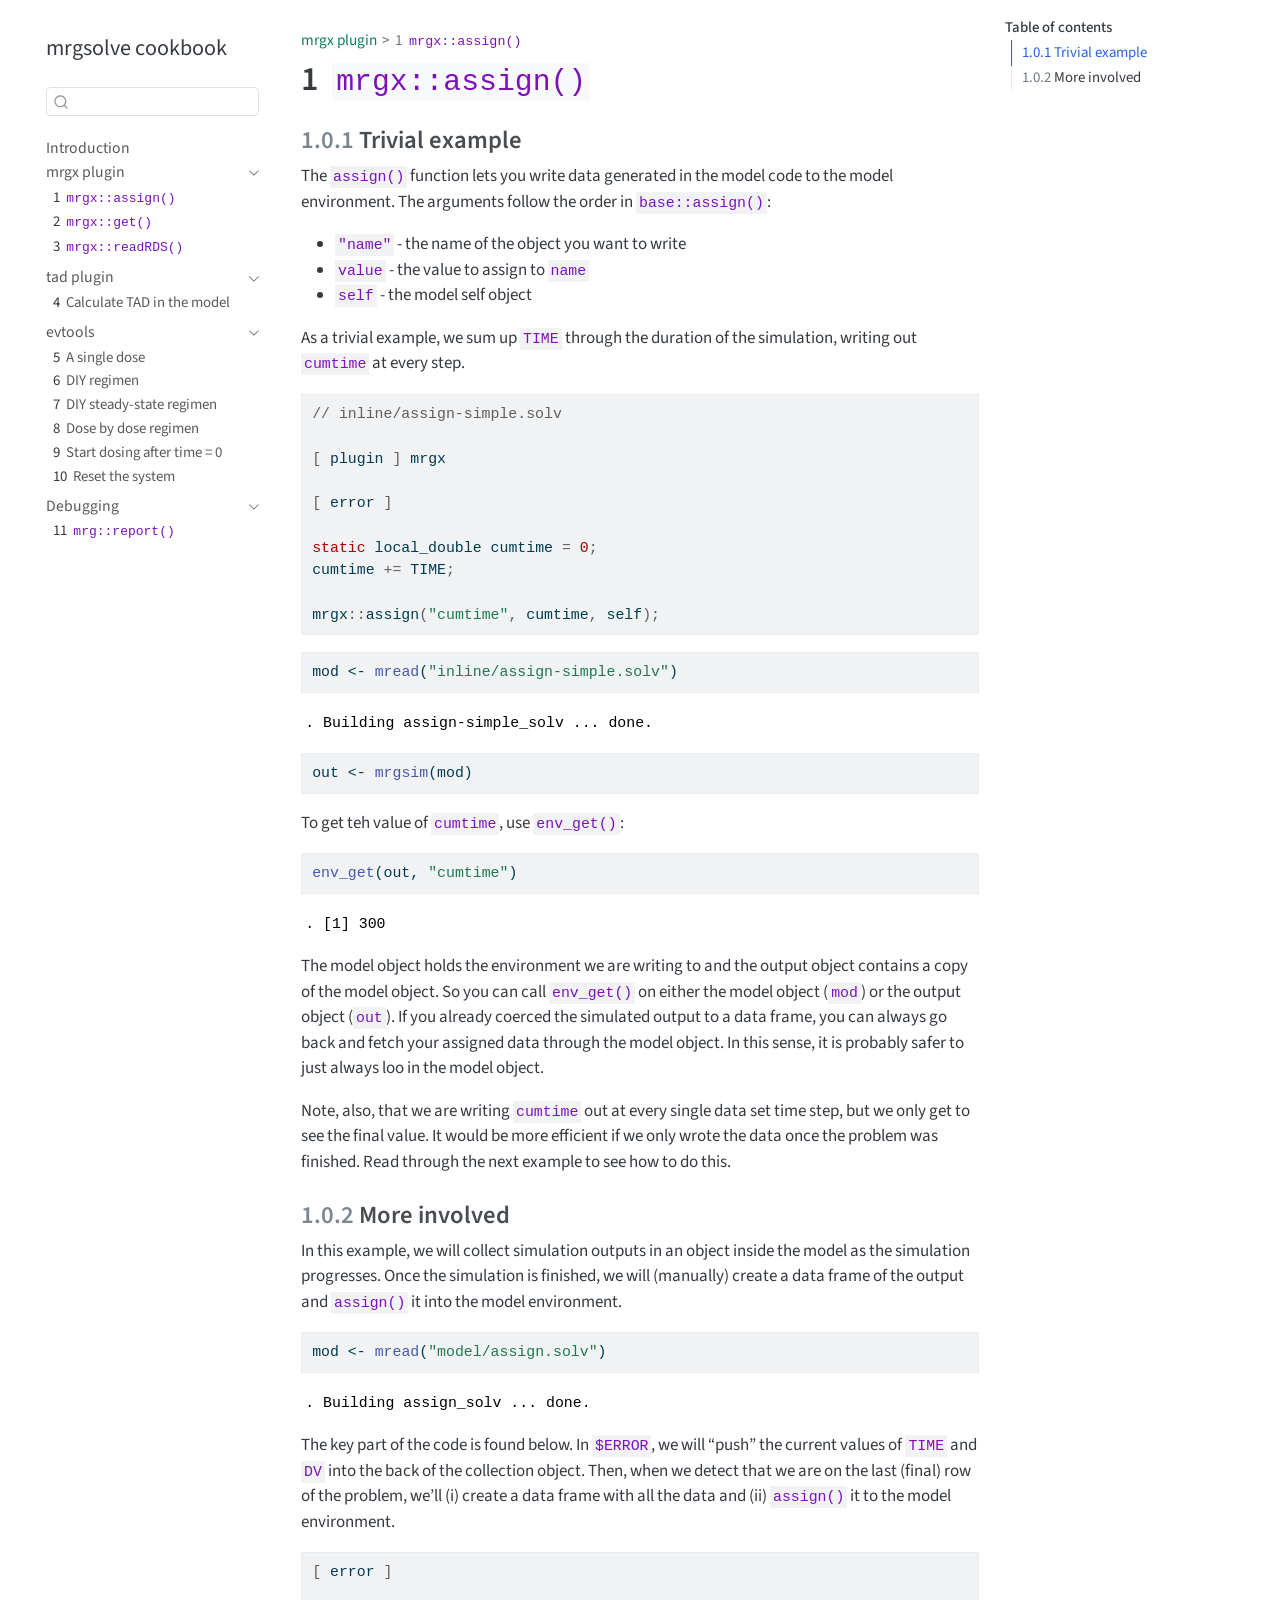
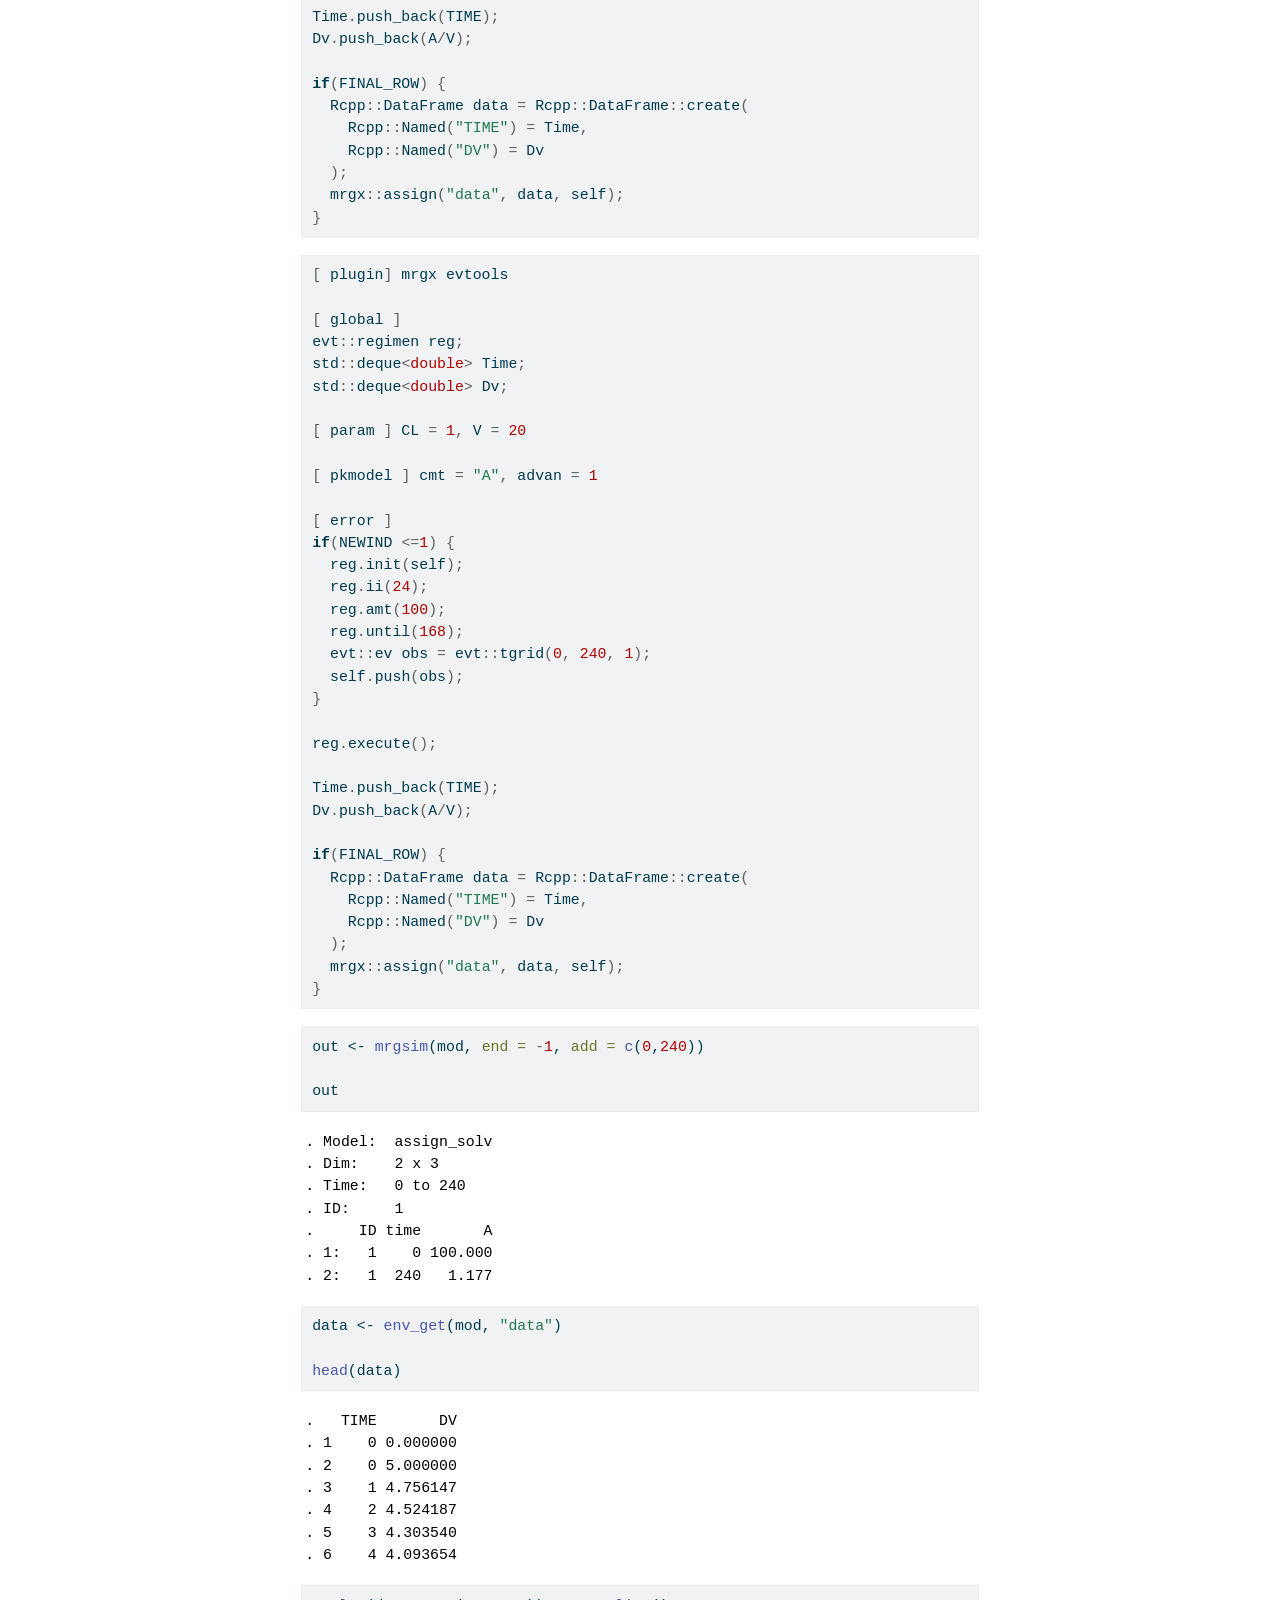
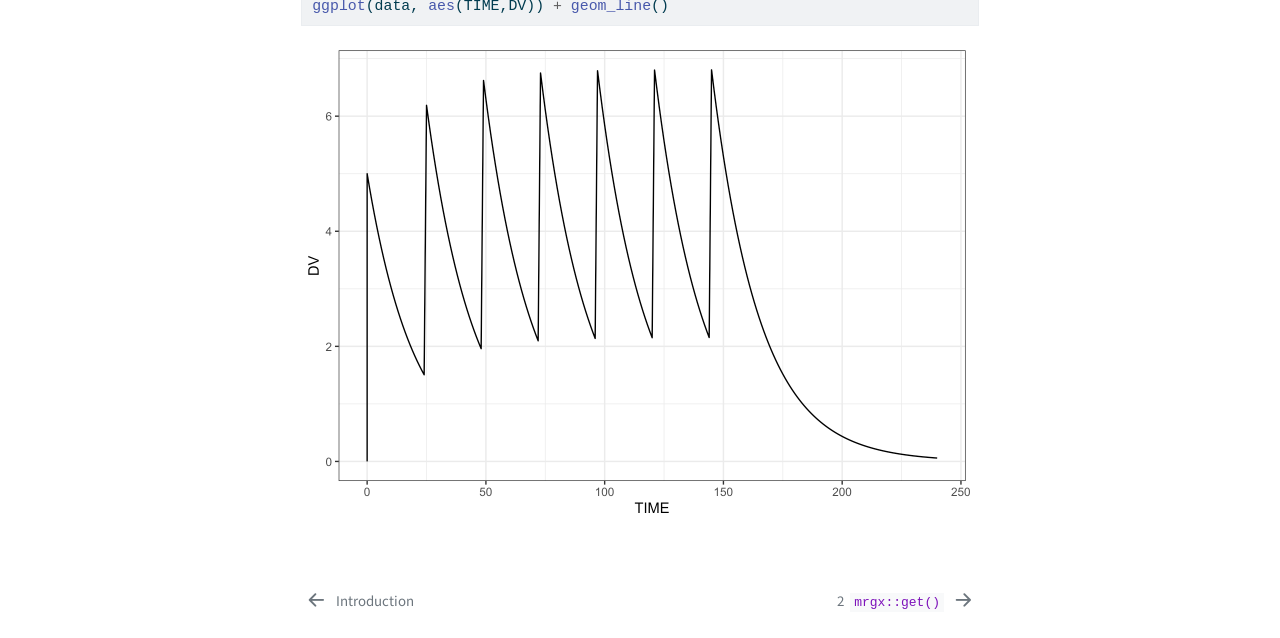
<file: docs/mrgx-assign.html>
<!DOCTYPE html>
<html xmlns="http://www.w3.org/1999/xhtml" lang="en" xml:lang="en"><head>

<meta charset="utf-8">
<meta name="generator" content="quarto-1.9.37">

<meta name="viewport" content="width=device-width, initial-scale=1.0, user-scalable=yes">


<title>1&nbsp; mrgx::assign() – mrgsolve cookbook</title>
<style>
/* Default styles provided by pandoc.
** See https://pandoc.org/MANUAL.html#variables-for-html for config info.
*/
code{white-space: pre-wrap;}
span.smallcaps{font-variant: small-caps;}
div.columns{display: flex; gap: min(4vw, 1.5em);}
div.column{flex: auto; overflow-x: auto;}
div.hanging-indent{margin-left: 1.5em; text-indent: -1.5em;}
ul.task-list{list-style: none;}
ul.task-list li input[type="checkbox"] {
  width: 0.8em;
  margin: 0 0.8em 0.2em -1em; /* quarto-specific, see https://github.com/quarto-dev/quarto-cli/issues/4556 */ 
  vertical-align: middle;
}
/* CSS for syntax highlighting */
html { -webkit-text-size-adjust: 100%; }
pre > code.sourceCode { white-space: pre; position: relative; }
pre > code.sourceCode > span { display: inline-block; line-height: 1.25; }
pre > code.sourceCode > span:empty { height: 1.2em; }
.sourceCode { overflow: visible; }
code.sourceCode > span { color: inherit; text-decoration: inherit; }
div.sourceCode { margin: 1em 0; }
pre.sourceCode { margin: 0; }
@media screen {
div.sourceCode { overflow: auto; }
}
@media print {
pre > code.sourceCode { white-space: pre-wrap; }
pre > code.sourceCode > span { text-indent: -5em; padding-left: 5em; }
}
pre.numberSource code
  { counter-reset: source-line 0; }
pre.numberSource code > span
  { position: relative; left: -4em; counter-increment: source-line; }
pre.numberSource code > span > a:first-child::before
  { content: counter(source-line);
    position: relative; left: -1em; text-align: right; vertical-align: baseline;
    border: none; display: inline-block;
    -webkit-touch-callout: none; -webkit-user-select: none;
    -khtml-user-select: none; -moz-user-select: none;
    -ms-user-select: none; user-select: none;
    padding: 0 4px; width: 4em;
  }
pre.numberSource { margin-left: 3em;  padding-left: 4px; }
div.sourceCode
  {   }
@media screen {
pre > code.sourceCode > span > a:first-child::before { text-decoration: underline; }
}
</style>


<script src="site_libs/quarto-nav/quarto-nav.js"></script>
<script src="site_libs/quarto-nav/headroom.min.js"></script>
<script src="site_libs/clipboard/clipboard.min.js"></script>
<script src="site_libs/quarto-search/autocomplete.umd.js"></script>
<script src="site_libs/quarto-search/fuse.min.js"></script>
<script src="site_libs/quarto-search/quarto-search.js"></script>
<meta name="quarto:offset" content="./">
<link href="./mrgx-get.html" rel="next">
<link href="./index.html" rel="prev">
<link href="./images/MRG-Solve-Hex.png" rel="icon" type="image/png">
<script src="site_libs/quarto-html/quarto.js" type="module"></script>
<script src="site_libs/quarto-html/tabsets/tabsets.js" type="module"></script>
<script src="site_libs/quarto-html/popper.min.js"></script>
<script src="site_libs/quarto-html/tippy.umd.min.js"></script>
<script src="site_libs/quarto-html/anchor.min.js"></script>
<link href="site_libs/quarto-html/tippy.css" rel="stylesheet">
<link href="site_libs/quarto-html/quarto-syntax-highlighting-7f8f88aac4f3542376d5c11b86a4c14d.css" rel="stylesheet" id="quarto-text-highlighting-styles">
<script src="site_libs/bootstrap/bootstrap.min.js"></script>
<link href="site_libs/bootstrap/bootstrap-icons.css" rel="stylesheet">
<link href="site_libs/bootstrap/bootstrap-fcea66d32851c3decd982b1877fc33de.min.css" rel="stylesheet" append-hash="true" id="quarto-bootstrap" data-mode="light">
<script id="quarto-search-options" type="application/json">{
  "location": "sidebar",
  "copy-button": false,
  "collapse-after": 3,
  "panel-placement": "start",
  "type": "textbox",
  "limit": 50,
  "keyboard-shortcut": [
    "f",
    "/",
    "s"
  ],
  "show-item-context": false,
  "language": {
    "search-no-results-text": "No results",
    "search-matching-documents-text": "matching documents",
    "search-copy-link-title": "Copy link to search",
    "search-hide-matches-text": "Hide additional matches",
    "search-more-match-text": "more match in this document",
    "search-more-matches-text": "more matches in this document",
    "search-clear-button-title": "Clear",
    "search-text-placeholder": "",
    "search-detached-cancel-button-title": "Cancel",
    "search-submit-button-title": "Submit",
    "search-label": "Search"
  }
}</script>


</head>

<body class="nav-sidebar floating quarto-light">

<div id="quarto-search-results"></div>
  <header id="quarto-header" class="headroom fixed-top">
  <nav class="quarto-secondary-nav">
    <div class="container-fluid d-flex">
      <button type="button" class="quarto-btn-toggle btn" data-bs-toggle="collapse" role="button" data-bs-target=".quarto-sidebar-collapse-item" aria-controls="quarto-sidebar" aria-expanded="false" aria-label="Toggle sidebar navigation" onclick="if (window.quartoToggleHeadroom) { window.quartoToggleHeadroom(); }">
        <i class="bi bi-layout-text-sidebar-reverse"></i>
      </button>
        <nav class="quarto-page-breadcrumbs" aria-label="breadcrumb"><ol class="breadcrumb"><li class="breadcrumb-item"><a href="./mrgx-assign.html">mrgx plugin</a></li><li class="breadcrumb-item"><a href="./mrgx-assign.html"><span class="chapter-number">1</span>&nbsp; <span class="chapter-title"><code>mrgx::assign()</code></span></a></li></ol></nav>
        <a class="flex-grow-1" role="navigation" data-bs-toggle="collapse" data-bs-target=".quarto-sidebar-collapse-item" aria-controls="quarto-sidebar" aria-expanded="false" aria-label="Toggle sidebar navigation" onclick="if (window.quartoToggleHeadroom) { window.quartoToggleHeadroom(); }">      
        </a>
      <button type="button" class="btn quarto-search-button" aria-label="Search" onclick="window.quartoOpenSearch();">
        <i class="bi bi-search"></i>
      </button>
    </div>
  </nav>
</header>
<!-- content -->
<div id="quarto-content" class="quarto-container page-columns page-rows-contents page-layout-article">
<!-- sidebar -->
  <nav id="quarto-sidebar" class="sidebar collapse collapse-horizontal quarto-sidebar-collapse-item sidebar-navigation floating overflow-auto">
    <div class="pt-lg-2 mt-2 text-left sidebar-header">
    <div class="sidebar-title mb-0 py-0">
      <a href="./">mrgsolve cookbook</a> 
    </div>
      </div>
        <div class="mt-2 flex-shrink-0 align-items-center">
        <div class="sidebar-search">
        <div id="quarto-search" class="" title="Search"></div>
        </div>
        </div>
    <div class="sidebar-menu-container"> 
    <ul class="list-unstyled mt-1">
        <li class="sidebar-item">
  <div class="sidebar-item-container"> 
  <a href="./index.html" class="sidebar-item-text sidebar-link">
 <span class="menu-text">Introduction</span></a>
  </div>
</li>
        <li class="sidebar-item sidebar-item-section">
      <div class="sidebar-item-container"> 
            <a class="sidebar-item-text sidebar-link text-start" data-bs-toggle="collapse" data-bs-target="#quarto-sidebar-section-1" role="navigation" aria-expanded="true">
 <span class="menu-text">mrgx plugin</span></a>
          <a class="sidebar-item-toggle text-start" data-bs-toggle="collapse" data-bs-target="#quarto-sidebar-section-1" role="navigation" aria-expanded="true" aria-label="Toggle section">
            <i class="bi bi-chevron-right ms-2"></i>
          </a> 
      </div>
      <ul id="quarto-sidebar-section-1" class="collapse list-unstyled sidebar-section depth1 show">  
          <li class="sidebar-item">
  <div class="sidebar-item-container"> 
  <a href="./mrgx-assign.html" class="sidebar-item-text sidebar-link active">
 <span class="menu-text"><span class="chapter-number">1</span>&nbsp; <span class="chapter-title"><code>mrgx::assign()</code></span></span></a>
  </div>
</li>
          <li class="sidebar-item">
  <div class="sidebar-item-container"> 
  <a href="./mrgx-get.html" class="sidebar-item-text sidebar-link">
 <span class="menu-text"><span class="chapter-number">2</span>&nbsp; <span class="chapter-title"><code>mrgx::get()</code></span></span></a>
  </div>
</li>
          <li class="sidebar-item">
  <div class="sidebar-item-container"> 
  <a href="./mrgx-rds.html" class="sidebar-item-text sidebar-link">
 <span class="menu-text"><span class="chapter-number">3</span>&nbsp; <span class="chapter-title"><code>mrgx::readRDS()</code></span></span></a>
  </div>
</li>
      </ul>
  </li>
        <li class="sidebar-item sidebar-item-section">
      <div class="sidebar-item-container"> 
            <a class="sidebar-item-text sidebar-link text-start" data-bs-toggle="collapse" data-bs-target="#quarto-sidebar-section-2" role="navigation" aria-expanded="true">
 <span class="menu-text">tad plugin</span></a>
          <a class="sidebar-item-toggle text-start" data-bs-toggle="collapse" data-bs-target="#quarto-sidebar-section-2" role="navigation" aria-expanded="true" aria-label="Toggle section">
            <i class="bi bi-chevron-right ms-2"></i>
          </a> 
      </div>
      <ul id="quarto-sidebar-section-2" class="collapse list-unstyled sidebar-section depth1 show">  
          <li class="sidebar-item">
  <div class="sidebar-item-container"> 
  <a href="./tad.html" class="sidebar-item-text sidebar-link">
 <span class="menu-text"><span class="chapter-number">4</span>&nbsp; <span class="chapter-title">Calculate TAD in the model</span></span></a>
  </div>
</li>
      </ul>
  </li>
        <li class="sidebar-item sidebar-item-section">
      <div class="sidebar-item-container"> 
            <a class="sidebar-item-text sidebar-link text-start" data-bs-toggle="collapse" data-bs-target="#quarto-sidebar-section-3" role="navigation" aria-expanded="true">
 <span class="menu-text">evtools</span></a>
          <a class="sidebar-item-toggle text-start" data-bs-toggle="collapse" data-bs-target="#quarto-sidebar-section-3" role="navigation" aria-expanded="true" aria-label="Toggle section">
            <i class="bi bi-chevron-right ms-2"></i>
          </a> 
      </div>
      <ul id="quarto-sidebar-section-3" class="collapse list-unstyled sidebar-section depth1 show">  
          <li class="sidebar-item">
  <div class="sidebar-item-container"> 
  <a href="./evtools-0.html" class="sidebar-item-text sidebar-link">
 <span class="menu-text"><span class="chapter-number">5</span>&nbsp; <span class="chapter-title">A single dose</span></span></a>
  </div>
</li>
          <li class="sidebar-item">
  <div class="sidebar-item-container"> 
  <a href="./evtools-1.html" class="sidebar-item-text sidebar-link">
 <span class="menu-text"><span class="chapter-number">6</span>&nbsp; <span class="chapter-title">DIY regimen</span></span></a>
  </div>
</li>
          <li class="sidebar-item">
  <div class="sidebar-item-container"> 
  <a href="./evtools-2.html" class="sidebar-item-text sidebar-link">
 <span class="menu-text"><span class="chapter-number">7</span>&nbsp; <span class="chapter-title">DIY steady-state regimen</span></span></a>
  </div>
</li>
          <li class="sidebar-item">
  <div class="sidebar-item-container"> 
  <a href="./evtools-3-4.html" class="sidebar-item-text sidebar-link">
 <span class="menu-text"><span class="chapter-number">8</span>&nbsp; <span class="chapter-title">Dose by dose regimen</span></span></a>
  </div>
</li>
          <li class="sidebar-item">
  <div class="sidebar-item-container"> 
  <a href="./evtools-5.html" class="sidebar-item-text sidebar-link">
 <span class="menu-text"><span class="chapter-number">9</span>&nbsp; <span class="chapter-title">Start dosing after time = 0</span></span></a>
  </div>
</li>
          <li class="sidebar-item">
  <div class="sidebar-item-container"> 
  <a href="./evtools-6.html" class="sidebar-item-text sidebar-link">
 <span class="menu-text"><span class="chapter-number">10</span>&nbsp; <span class="chapter-title">Reset the system</span></span></a>
  </div>
</li>
      </ul>
  </li>
        <li class="sidebar-item sidebar-item-section">
      <div class="sidebar-item-container"> 
            <a class="sidebar-item-text sidebar-link text-start" data-bs-toggle="collapse" data-bs-target="#quarto-sidebar-section-4" role="navigation" aria-expanded="true">
 <span class="menu-text">Debugging</span></a>
          <a class="sidebar-item-toggle text-start" data-bs-toggle="collapse" data-bs-target="#quarto-sidebar-section-4" role="navigation" aria-expanded="true" aria-label="Toggle section">
            <i class="bi bi-chevron-right ms-2"></i>
          </a> 
      </div>
      <ul id="quarto-sidebar-section-4" class="collapse list-unstyled sidebar-section depth1 show">  
          <li class="sidebar-item">
  <div class="sidebar-item-container"> 
  <a href="./mrg-report.html" class="sidebar-item-text sidebar-link">
 <span class="menu-text"><span class="chapter-number">11</span>&nbsp; <span class="chapter-title"><code>mrg::report()</code></span></span></a>
  </div>
</li>
      </ul>
  </li>
    </ul>
    </div>
</nav>
<div id="quarto-sidebar-glass" class="quarto-sidebar-collapse-item" data-bs-toggle="collapse" data-bs-target=".quarto-sidebar-collapse-item"></div>
<!-- margin-sidebar -->
    <div id="quarto-margin-sidebar" class="sidebar margin-sidebar">
        <nav id="TOC" role="doc-toc" class="toc-active">
    <h2 id="toc-title">Table of contents</h2>
   
  <ul>
  <li><a href="#trivial-example" id="toc-trivial-example" class="nav-link active" data-scroll-target="#trivial-example"><span class="header-section-number">1.0.1</span> Trivial example</a></li>
  <li><a href="#more-involved" id="toc-more-involved" class="nav-link" data-scroll-target="#more-involved"><span class="header-section-number">1.0.2</span> More involved</a></li>
  </ul>
</nav>
    </div>
<!-- main -->
<main class="content" id="quarto-document-content">

<header id="title-block-header" class="quarto-title-block default"><nav class="quarto-page-breadcrumbs quarto-title-breadcrumbs d-none d-lg-block" aria-label="breadcrumb"><ol class="breadcrumb"><li class="breadcrumb-item"><a href="./mrgx-assign.html">mrgx plugin</a></li><li class="breadcrumb-item"><a href="./mrgx-assign.html"><span class="chapter-number">1</span>&nbsp; <span class="chapter-title"><code>mrgx::assign()</code></span></a></li></ol></nav>
<div class="quarto-title">
<h1 class="title"><span class="chapter-number">1</span>&nbsp; <span class="chapter-title"><code>mrgx::assign()</code></span></h1>
</div>



<div class="quarto-title-meta">

    
  
    
  </div>
  


</header>


<section id="trivial-example" class="level3" data-number="1.0.1">
<h3 data-number="1.0.1" class="anchored" data-anchor-id="trivial-example"><span class="header-section-number">1.0.1</span> Trivial example</h3>
<p>The <code>assign()</code> function lets you write data generated in the model code to the model environment. The arguments follow the order in <code>base::assign()</code>:</p>
<ul>
<li><code>"name"</code> - the name of the object you want to write</li>
<li><code>value</code> - the value to assign to <code>name</code></li>
<li><code>self</code> - the model self object</li>
</ul>
<p>As a trivial example, we sum up <code>TIME</code> through the duration of the simulation, writing out <code>cumtime</code> at every step.</p>
<div class="cell" data-stem="assign-simple" data-annot="true">
<div class="code-copy-outer-scaffold"><div class="sourceCode cell-code" id="cb1"><pre class="sourceCode c mrgsolvecode code-with-copy"><code class="sourceCode c"><span id="cb1-1"><a href="#cb1-1" aria-hidden="true" tabindex="-1"></a><span class="co">// inline/assign-simple.solv</span></span>
<span id="cb1-2"><a href="#cb1-2" aria-hidden="true" tabindex="-1"></a> </span>
<span id="cb1-3"><a href="#cb1-3" aria-hidden="true" tabindex="-1"></a><span class="op">[</span> plugin <span class="op">]</span> mrgx</span>
<span id="cb1-4"><a href="#cb1-4" aria-hidden="true" tabindex="-1"></a></span>
<span id="cb1-5"><a href="#cb1-5" aria-hidden="true" tabindex="-1"></a><span class="op">[</span> error <span class="op">]</span> </span>
<span id="cb1-6"><a href="#cb1-6" aria-hidden="true" tabindex="-1"></a></span>
<span id="cb1-7"><a href="#cb1-7" aria-hidden="true" tabindex="-1"></a><span class="dt">static</span> local_double cumtime <span class="op">=</span> <span class="dv">0</span><span class="op">;</span> </span>
<span id="cb1-8"><a href="#cb1-8" aria-hidden="true" tabindex="-1"></a>cumtime <span class="op">+=</span> TIME<span class="op">;</span></span>
<span id="cb1-9"><a href="#cb1-9" aria-hidden="true" tabindex="-1"></a></span>
<span id="cb1-10"><a href="#cb1-10" aria-hidden="true" tabindex="-1"></a>mrgx<span class="op">::</span>assign<span class="op">(</span><span class="st">"cumtime"</span><span class="op">,</span> cumtime<span class="op">,</span> self<span class="op">);</span></span></code></pre></div><button title="Copy to Clipboard" class="code-copy-button"><i class="bi"></i></button></div>
</div>
<div class="cell">
<div class="code-copy-outer-scaffold"><div class="sourceCode cell-code" id="cb2"><pre class="sourceCode r code-with-copy"><code class="sourceCode r"><span id="cb2-1"><a href="#cb2-1" aria-hidden="true" tabindex="-1"></a>mod <span class="ot">&lt;-</span> <span class="fu">mread</span>(<span class="st">"inline/assign-simple.solv"</span>)</span></code></pre></div><button title="Copy to Clipboard" class="code-copy-button"><i class="bi"></i></button></div>
<div class="cell-output cell-output-stderr">
<pre><code>. Building assign-simple_solv ... done.</code></pre>
</div>
<div class="code-copy-outer-scaffold"><div class="sourceCode cell-code" id="cb4"><pre class="sourceCode r code-with-copy"><code class="sourceCode r"><span id="cb4-1"><a href="#cb4-1" aria-hidden="true" tabindex="-1"></a>out <span class="ot">&lt;-</span> <span class="fu">mrgsim</span>(mod)</span></code></pre></div><button title="Copy to Clipboard" class="code-copy-button"><i class="bi"></i></button></div>
</div>
<p>To get teh value of <code>cumtime</code>, use <code>env_get()</code>:</p>
<div class="cell">
<div class="code-copy-outer-scaffold"><div class="sourceCode cell-code" id="cb5"><pre class="sourceCode r code-with-copy"><code class="sourceCode r"><span id="cb5-1"><a href="#cb5-1" aria-hidden="true" tabindex="-1"></a><span class="fu">env_get</span>(out, <span class="st">"cumtime"</span>)</span></code></pre></div><button title="Copy to Clipboard" class="code-copy-button"><i class="bi"></i></button></div>
<div class="cell-output cell-output-stdout">
<pre><code>. [1] 300</code></pre>
</div>
</div>
<p>The model object holds the environment we are writing to and the output object contains a copy of the model object. So you can call <code>env_get()</code> on either the model object (<code>mod</code>) or the output object (<code>out</code>). If you already coerced the simulated output to a data frame, you can always go back and fetch your assigned data through the model object. In this sense, it is probably safer to just always loo in the model object.</p>
<p>Note, also, that we are writing <code>cumtime</code> out at every single data set time step, but we only get to see the final value. It would be more efficient if we only wrote the data once the problem was finished. Read through the next example to see how to do this.</p>
</section>
<section id="more-involved" class="level3" data-number="1.0.2">
<h3 data-number="1.0.2" class="anchored" data-anchor-id="more-involved"><span class="header-section-number">1.0.2</span> More involved</h3>
<p>In this example, we will collect simulation outputs in an object inside the model as the simulation progresses. Once the simulation is finished, we will (manually) create a data frame of the output and <code>assign()</code> it into the model environment.</p>
<div class="cell">
<div class="code-copy-outer-scaffold"><div class="sourceCode cell-code" id="cb7"><pre class="sourceCode r code-with-copy"><code class="sourceCode r"><span id="cb7-1"><a href="#cb7-1" aria-hidden="true" tabindex="-1"></a>mod <span class="ot">&lt;-</span> <span class="fu">mread</span>(<span class="st">"model/assign.solv"</span>)</span></code></pre></div><button title="Copy to Clipboard" class="code-copy-button"><i class="bi"></i></button></div>
<div class="cell-output cell-output-stderr">
<pre><code>. Building assign_solv ... done.</code></pre>
</div>
</div>
<p>The key part of the code is found below. In <code>$ERROR</code>, we will “push” the current values of <code>TIME</code> and <code>DV</code> into the back of the collection object. Then, when we detect that we are on the last (final) row of the problem, we’ll (i) create a data frame with all the data and (ii) <code>assign()</code> it to the model environment.</p>
<div class="cell">
<div class="code-copy-outer-scaffold"><div class="sourceCode cell-code" id="cb9"><pre class="sourceCode c code-with-copy"><code class="sourceCode c"><span id="cb9-1"><a href="#cb9-1" aria-hidden="true" tabindex="-1"></a><span class="op">[</span> error <span class="op">]</span> </span>
<span id="cb9-2"><a href="#cb9-2" aria-hidden="true" tabindex="-1"></a></span>
<span id="cb9-3"><a href="#cb9-3" aria-hidden="true" tabindex="-1"></a>Time<span class="op">.</span>push_back<span class="op">(</span>TIME<span class="op">);</span></span>
<span id="cb9-4"><a href="#cb9-4" aria-hidden="true" tabindex="-1"></a>Dv<span class="op">.</span>push_back<span class="op">(</span>A<span class="op">/</span>V<span class="op">);</span></span>
<span id="cb9-5"><a href="#cb9-5" aria-hidden="true" tabindex="-1"></a></span>
<span id="cb9-6"><a href="#cb9-6" aria-hidden="true" tabindex="-1"></a><span class="cf">if</span><span class="op">(</span>FINAL_ROW<span class="op">)</span> <span class="op">{</span></span>
<span id="cb9-7"><a href="#cb9-7" aria-hidden="true" tabindex="-1"></a>  Rcpp<span class="op">::</span>DataFrame data <span class="op">=</span> Rcpp<span class="op">::</span>DataFrame<span class="op">::</span>create<span class="op">(</span></span>
<span id="cb9-8"><a href="#cb9-8" aria-hidden="true" tabindex="-1"></a>    Rcpp<span class="op">::</span>Named<span class="op">(</span><span class="st">"TIME"</span><span class="op">)</span> <span class="op">=</span> Time<span class="op">,</span> </span>
<span id="cb9-9"><a href="#cb9-9" aria-hidden="true" tabindex="-1"></a>    Rcpp<span class="op">::</span>Named<span class="op">(</span><span class="st">"DV"</span><span class="op">)</span> <span class="op">=</span> Dv</span>
<span id="cb9-10"><a href="#cb9-10" aria-hidden="true" tabindex="-1"></a>  <span class="op">);</span></span>
<span id="cb9-11"><a href="#cb9-11" aria-hidden="true" tabindex="-1"></a>  mrgx<span class="op">::</span>assign<span class="op">(</span><span class="st">"data"</span><span class="op">,</span> data<span class="op">,</span> self<span class="op">);</span></span>
<span id="cb9-12"><a href="#cb9-12" aria-hidden="true" tabindex="-1"></a><span class="op">}</span></span></code></pre></div><button title="Copy to Clipboard" class="code-copy-button"><i class="bi"></i></button></div>
</div>
<div class="cell">
<div class="code-copy-outer-scaffold"><div class="sourceCode cell-code" id="cb10"><pre class="sourceCode c code-with-copy"><code class="sourceCode c"><span id="cb10-1"><a href="#cb10-1" aria-hidden="true" tabindex="-1"></a><span class="op">[</span> plugin<span class="op">]</span> mrgx evtools</span>
<span id="cb10-2"><a href="#cb10-2" aria-hidden="true" tabindex="-1"></a></span>
<span id="cb10-3"><a href="#cb10-3" aria-hidden="true" tabindex="-1"></a><span class="op">[</span> global <span class="op">]</span></span>
<span id="cb10-4"><a href="#cb10-4" aria-hidden="true" tabindex="-1"></a>evt<span class="op">::</span>regimen reg<span class="op">;</span> </span>
<span id="cb10-5"><a href="#cb10-5" aria-hidden="true" tabindex="-1"></a>std<span class="op">::</span>deque<span class="op">&lt;</span><span class="dt">double</span><span class="op">&gt;</span> Time<span class="op">;</span></span>
<span id="cb10-6"><a href="#cb10-6" aria-hidden="true" tabindex="-1"></a>std<span class="op">::</span>deque<span class="op">&lt;</span><span class="dt">double</span><span class="op">&gt;</span> Dv<span class="op">;</span></span>
<span id="cb10-7"><a href="#cb10-7" aria-hidden="true" tabindex="-1"></a></span>
<span id="cb10-8"><a href="#cb10-8" aria-hidden="true" tabindex="-1"></a><span class="op">[</span> param <span class="op">]</span> CL <span class="op">=</span> <span class="dv">1</span><span class="op">,</span> V <span class="op">=</span> <span class="dv">20</span></span>
<span id="cb10-9"><a href="#cb10-9" aria-hidden="true" tabindex="-1"></a></span>
<span id="cb10-10"><a href="#cb10-10" aria-hidden="true" tabindex="-1"></a><span class="op">[</span> pkmodel <span class="op">]</span> cmt <span class="op">=</span> <span class="st">"A"</span><span class="op">,</span> advan <span class="op">=</span> <span class="dv">1</span></span>
<span id="cb10-11"><a href="#cb10-11" aria-hidden="true" tabindex="-1"></a></span>
<span id="cb10-12"><a href="#cb10-12" aria-hidden="true" tabindex="-1"></a><span class="op">[</span> error <span class="op">]</span> </span>
<span id="cb10-13"><a href="#cb10-13" aria-hidden="true" tabindex="-1"></a><span class="cf">if</span><span class="op">(</span>NEWIND <span class="op">&lt;=</span><span class="dv">1</span><span class="op">)</span> <span class="op">{</span></span>
<span id="cb10-14"><a href="#cb10-14" aria-hidden="true" tabindex="-1"></a>  reg<span class="op">.</span>init<span class="op">(</span>self<span class="op">);</span></span>
<span id="cb10-15"><a href="#cb10-15" aria-hidden="true" tabindex="-1"></a>  reg<span class="op">.</span>ii<span class="op">(</span><span class="dv">24</span><span class="op">);</span> </span>
<span id="cb10-16"><a href="#cb10-16" aria-hidden="true" tabindex="-1"></a>  reg<span class="op">.</span>amt<span class="op">(</span><span class="dv">100</span><span class="op">);</span> </span>
<span id="cb10-17"><a href="#cb10-17" aria-hidden="true" tabindex="-1"></a>  reg<span class="op">.</span>until<span class="op">(</span><span class="dv">168</span><span class="op">);</span> </span>
<span id="cb10-18"><a href="#cb10-18" aria-hidden="true" tabindex="-1"></a>  evt<span class="op">::</span>ev obs <span class="op">=</span> evt<span class="op">::</span>tgrid<span class="op">(</span><span class="dv">0</span><span class="op">,</span> <span class="dv">240</span><span class="op">,</span> <span class="dv">1</span><span class="op">);</span></span>
<span id="cb10-19"><a href="#cb10-19" aria-hidden="true" tabindex="-1"></a>  self<span class="op">.</span>push<span class="op">(</span>obs<span class="op">);</span></span>
<span id="cb10-20"><a href="#cb10-20" aria-hidden="true" tabindex="-1"></a><span class="op">}</span></span>
<span id="cb10-21"><a href="#cb10-21" aria-hidden="true" tabindex="-1"></a></span>
<span id="cb10-22"><a href="#cb10-22" aria-hidden="true" tabindex="-1"></a>reg<span class="op">.</span>execute<span class="op">();</span></span>
<span id="cb10-23"><a href="#cb10-23" aria-hidden="true" tabindex="-1"></a></span>
<span id="cb10-24"><a href="#cb10-24" aria-hidden="true" tabindex="-1"></a>Time<span class="op">.</span>push_back<span class="op">(</span>TIME<span class="op">);</span></span>
<span id="cb10-25"><a href="#cb10-25" aria-hidden="true" tabindex="-1"></a>Dv<span class="op">.</span>push_back<span class="op">(</span>A<span class="op">/</span>V<span class="op">);</span></span>
<span id="cb10-26"><a href="#cb10-26" aria-hidden="true" tabindex="-1"></a></span>
<span id="cb10-27"><a href="#cb10-27" aria-hidden="true" tabindex="-1"></a><span class="cf">if</span><span class="op">(</span>FINAL_ROW<span class="op">)</span> <span class="op">{</span></span>
<span id="cb10-28"><a href="#cb10-28" aria-hidden="true" tabindex="-1"></a>  Rcpp<span class="op">::</span>DataFrame data <span class="op">=</span> Rcpp<span class="op">::</span>DataFrame<span class="op">::</span>create<span class="op">(</span></span>
<span id="cb10-29"><a href="#cb10-29" aria-hidden="true" tabindex="-1"></a>    Rcpp<span class="op">::</span>Named<span class="op">(</span><span class="st">"TIME"</span><span class="op">)</span> <span class="op">=</span> Time<span class="op">,</span> </span>
<span id="cb10-30"><a href="#cb10-30" aria-hidden="true" tabindex="-1"></a>    Rcpp<span class="op">::</span>Named<span class="op">(</span><span class="st">"DV"</span><span class="op">)</span> <span class="op">=</span> Dv</span>
<span id="cb10-31"><a href="#cb10-31" aria-hidden="true" tabindex="-1"></a>  <span class="op">);</span></span>
<span id="cb10-32"><a href="#cb10-32" aria-hidden="true" tabindex="-1"></a>  mrgx<span class="op">::</span>assign<span class="op">(</span><span class="st">"data"</span><span class="op">,</span> data<span class="op">,</span> self<span class="op">);</span></span>
<span id="cb10-33"><a href="#cb10-33" aria-hidden="true" tabindex="-1"></a><span class="op">}</span></span></code></pre></div><button title="Copy to Clipboard" class="code-copy-button"><i class="bi"></i></button></div>
</div>
<div class="cell">
<div class="code-copy-outer-scaffold"><div class="sourceCode cell-code" id="cb11"><pre class="sourceCode r code-with-copy"><code class="sourceCode r"><span id="cb11-1"><a href="#cb11-1" aria-hidden="true" tabindex="-1"></a>out <span class="ot">&lt;-</span> <span class="fu">mrgsim</span>(mod, <span class="at">end =</span> <span class="sc">-</span><span class="dv">1</span>, <span class="at">add =</span> <span class="fu">c</span>(<span class="dv">0</span>,<span class="dv">240</span>))</span>
<span id="cb11-2"><a href="#cb11-2" aria-hidden="true" tabindex="-1"></a></span>
<span id="cb11-3"><a href="#cb11-3" aria-hidden="true" tabindex="-1"></a>out</span></code></pre></div><button title="Copy to Clipboard" class="code-copy-button"><i class="bi"></i></button></div>
<div class="cell-output cell-output-stdout">
<pre><code>. Model:  assign_solv 
. Dim:    2 x 3 
. Time:   0 to 240 
. ID:     1 
.     ID time       A
. 1:   1    0 100.000
. 2:   1  240   1.177</code></pre>
</div>
</div>
<div class="cell">
<div class="code-copy-outer-scaffold"><div class="sourceCode cell-code" id="cb13"><pre class="sourceCode r code-with-copy"><code class="sourceCode r"><span id="cb13-1"><a href="#cb13-1" aria-hidden="true" tabindex="-1"></a>data <span class="ot">&lt;-</span> <span class="fu">env_get</span>(mod, <span class="st">"data"</span>)</span>
<span id="cb13-2"><a href="#cb13-2" aria-hidden="true" tabindex="-1"></a></span>
<span id="cb13-3"><a href="#cb13-3" aria-hidden="true" tabindex="-1"></a><span class="fu">head</span>(data)</span></code></pre></div><button title="Copy to Clipboard" class="code-copy-button"><i class="bi"></i></button></div>
<div class="cell-output cell-output-stdout">
<pre><code>.   TIME       DV
. 1    0 0.000000
. 2    0 5.000000
. 3    1 4.756147
. 4    2 4.524187
. 5    3 4.303540
. 6    4 4.093654</code></pre>
</div>
<div class="code-copy-outer-scaffold"><div class="sourceCode cell-code" id="cb15"><pre class="sourceCode r code-with-copy"><code class="sourceCode r"><span id="cb15-1"><a href="#cb15-1" aria-hidden="true" tabindex="-1"></a><span class="fu">ggplot</span>(data, <span class="fu">aes</span>(TIME,DV)) <span class="sc">+</span> <span class="fu">geom_line</span>()</span></code></pre></div><button title="Copy to Clipboard" class="code-copy-button"><i class="bi"></i></button></div>
<div class="cell-output-display">
<div>
<figure class="figure">
<p><img src="mrgx-assign_files/figure-html/unnamed-chunk-9-1.png" class="img-fluid figure-img" width="672"></p>
</figure>
</div>
</div>
</div>


</section>

</main> <!-- /main -->
<script id="quarto-html-after-body" type="application/javascript">
  window.document.addEventListener("DOMContentLoaded", function (event) {
    const icon = "";
    const anchorJS = new window.AnchorJS();
    anchorJS.options = {
      placement: 'right',
      icon: icon
    };
    anchorJS.add('.anchored');
    const isCodeAnnotation = (el) => {
      for (const clz of el.classList) {
        if (clz.startsWith('code-annotation-')) {                     
          return true;
        }
      }
      return false;
    }
    const onCopySuccess = function(e) {
      // button target
      const button = e.trigger;
      // don't keep focus
      button.blur();
      // flash "checked"
      button.classList.add('code-copy-button-checked');
      var currentTitle = button.getAttribute("title");
      button.setAttribute("title", "Copied!");
      let tooltip;
      if (window.bootstrap) {
        button.setAttribute("data-bs-toggle", "tooltip");
        button.setAttribute("data-bs-placement", "left");
        button.setAttribute("data-bs-title", "Copied!");
        tooltip = new bootstrap.Tooltip(button, 
          { trigger: "manual", 
            customClass: "code-copy-button-tooltip",
            offset: [0, -8]});
        tooltip.show();    
      }
      setTimeout(function() {
        if (tooltip) {
          tooltip.hide();
          button.removeAttribute("data-bs-title");
          button.removeAttribute("data-bs-toggle");
          button.removeAttribute("data-bs-placement");
        }
        button.setAttribute("title", currentTitle);
        button.classList.remove('code-copy-button-checked');
      }, 1000);
      // clear code selection
      e.clearSelection();
    }
    const getTextToCopy = function(trigger) {
      const outerScaffold = trigger.parentElement.cloneNode(true);
      const codeEl = outerScaffold.querySelector('code');
      for (const childEl of codeEl.children) {
        if (isCodeAnnotation(childEl)) {
          childEl.remove();
        }
      }
      return codeEl.innerText;
    }
    const clipboard = new window.ClipboardJS('.code-copy-button:not([data-in-quarto-modal])', {
      text: getTextToCopy
    });
    clipboard.on('success', onCopySuccess);
    if (window.document.getElementById('quarto-embedded-source-code-modal')) {
      const clipboardModal = new window.ClipboardJS('.code-copy-button[data-in-quarto-modal]', {
        text: getTextToCopy,
        container: window.document.getElementById('quarto-embedded-source-code-modal')
      });
      clipboardModal.on('success', onCopySuccess);
    }
      var localhostRegex = new RegExp(/^(?:http|https):\/\/localhost\:?[0-9]*\//);
      var mailtoRegex = new RegExp(/^mailto:/);
        var filterRegex = new RegExp('/' + window.location.host + '/');
      var isInternal = (href) => {
          return filterRegex.test(href) || localhostRegex.test(href) || mailtoRegex.test(href);
      }
      // Inspect non-navigation links and adorn them if external
     var links = window.document.querySelectorAll('a[href]:not(.nav-link):not(.navbar-brand):not(.toc-action):not(.sidebar-link):not(.sidebar-item-toggle):not(.pagination-link):not(.no-external):not([aria-hidden]):not(.dropdown-item):not(.quarto-navigation-tool):not(.about-link)');
      for (var i=0; i<links.length; i++) {
        const link = links[i];
        if (!isInternal(link.href)) {
          // undo the damage that might have been done by quarto-nav.js in the case of
          // links that we want to consider external
          if (link.dataset.originalHref !== undefined) {
            link.href = link.dataset.originalHref;
          }
        }
      }
    function tippyHover(el, contentFn, onTriggerFn, onUntriggerFn) {
      const config = {
        allowHTML: true,
        maxWidth: 500,
        delay: 100,
        arrow: false,
        appendTo: function(el) {
            return el.parentElement;
        },
        interactive: true,
        interactiveBorder: 10,
        theme: 'quarto',
        placement: 'bottom-start',
      };
      if (contentFn) {
        config.content = contentFn;
      }
      if (onTriggerFn) {
        config.onTrigger = onTriggerFn;
      }
      if (onUntriggerFn) {
        config.onUntrigger = onUntriggerFn;
      }
      window.tippy(el, config); 
    }
    const noterefs = window.document.querySelectorAll('a[role="doc-noteref"]');
    for (var i=0; i<noterefs.length; i++) {
      const ref = noterefs[i];
      tippyHover(ref, function() {
        // use id or data attribute instead here
        let href = ref.getAttribute('data-footnote-href') || ref.getAttribute('href');
        try { href = new URL(href).hash; } catch {}
        const id = href.replace(/^#\/?/, "");
        const note = window.document.getElementById(id);
        if (note) {
          return note.innerHTML;
        } else {
          return "";
        }
      });
    }
    const xrefs = window.document.querySelectorAll('a.quarto-xref');
    const processXRef = (id, note) => {
      // Strip column container classes
      const stripColumnClz = (el) => {
        el.classList.remove("page-full", "page-columns");
        if (el.children) {
          for (const child of el.children) {
            stripColumnClz(child);
          }
        }
      }
      stripColumnClz(note)
      if (id === null || id.startsWith('sec-')) {
        // Special case sections, only their first couple elements
        const container = document.createElement("div");
        if (note.children && note.children.length > 2) {
          container.appendChild(note.children[0].cloneNode(true));
          for (let i = 1; i < note.children.length; i++) {
            const child = note.children[i];
            if (child.tagName === "P" && child.innerText === "") {
              continue;
            } else {
              container.appendChild(child.cloneNode(true));
              break;
            }
          }
          if (window.Quarto?.typesetMath) {
            window.Quarto.typesetMath(container);
          }
          return container.innerHTML
        } else {
          if (window.Quarto?.typesetMath) {
            window.Quarto.typesetMath(note);
          }
          return note.innerHTML;
        }
      } else {
        // Remove any anchor links if they are present
        const anchorLink = note.querySelector('a.anchorjs-link');
        if (anchorLink) {
          anchorLink.remove();
        }
        if (window.Quarto?.typesetMath) {
          window.Quarto.typesetMath(note);
        }
        if (note.classList.contains("callout")) {
          return note.outerHTML;
        } else {
          return note.innerHTML;
        }
      }
    }
    for (var i=0; i<xrefs.length; i++) {
      const xref = xrefs[i];
      tippyHover(xref, undefined, function(instance) {
        instance.disable();
        let url = xref.getAttribute('href');
        let hash = undefined; 
        if (url.startsWith('#')) {
          hash = url;
        } else {
          try { hash = new URL(url).hash; } catch {}
        }
        if (hash) {
          const id = hash.replace(/^#\/?/, "");
          const note = window.document.getElementById(id);
          if (note !== null) {
            try {
              const html = processXRef(id, note.cloneNode(true));
              instance.setContent(html);
            } finally {
              instance.enable();
              instance.show();
            }
          } else {
            // See if we can fetch this
            fetch(url.split('#')[0])
            .then(res => res.text())
            .then(html => {
              const parser = new DOMParser();
              const htmlDoc = parser.parseFromString(html, "text/html");
              const note = htmlDoc.getElementById(id);
              if (note !== null) {
                const html = processXRef(id, note);
                instance.setContent(html);
              } 
            }).finally(() => {
              instance.enable();
              instance.show();
            });
          }
        } else {
          // See if we can fetch a full url (with no hash to target)
          // This is a special case and we should probably do some content thinning / targeting
          fetch(url)
          .then(res => res.text())
          .then(html => {
            const parser = new DOMParser();
            const htmlDoc = parser.parseFromString(html, "text/html");
            const note = htmlDoc.querySelector('main.content');
            if (note !== null) {
              // This should only happen for chapter cross references
              // (since there is no id in the URL)
              // remove the first header
              if (note.children.length > 0 && note.children[0].tagName === "HEADER") {
                note.children[0].remove();
              }
              const html = processXRef(null, note);
              instance.setContent(html);
            } 
          }).finally(() => {
            instance.enable();
            instance.show();
          });
        }
      }, function(instance) {
      });
    }
        let selectedAnnoteEl;
        const selectorForAnnotation = ( cell, annotation) => {
          let cellAttr = 'data-code-cell="' + cell + '"';
          let lineAttr = 'data-code-annotation="' +  annotation + '"';
          const selector = 'span[' + cellAttr + '][' + lineAttr + ']';
          return selector;
        }
        const selectCodeLines = (annoteEl) => {
          const doc = window.document;
          const targetCell = annoteEl.getAttribute("data-target-cell");
          const targetAnnotation = annoteEl.getAttribute("data-target-annotation");
          const annoteSpan = window.document.querySelector(selectorForAnnotation(targetCell, targetAnnotation));
          const lines = annoteSpan.getAttribute("data-code-lines").split(",");
          const lineIds = lines.map((line) => {
            return targetCell + "-" + line;
          })
          let top = null;
          let height = null;
          let parent = null;
          if (lineIds.length > 0) {
              //compute the position of the single el (top and bottom and make a div)
              const el = window.document.getElementById(lineIds[0]);
              top = el.offsetTop;
              height = el.offsetHeight;
              parent = el.parentElement.parentElement;
            if (lineIds.length > 1) {
              const lastEl = window.document.getElementById(lineIds[lineIds.length - 1]);
              const bottom = lastEl.offsetTop + lastEl.offsetHeight;
              height = bottom - top;
            }
            if (top !== null && height !== null && parent !== null) {
              // cook up a div (if necessary) and position it 
              let div = window.document.getElementById("code-annotation-line-highlight");
              if (div === null) {
                div = window.document.createElement("div");
                div.setAttribute("id", "code-annotation-line-highlight");
                div.style.position = 'absolute';
                parent.appendChild(div);
              }
              div.style.top = top - 2 + "px";
              div.style.height = height + 4 + "px";
              div.style.left = 0;
              let gutterDiv = window.document.getElementById("code-annotation-line-highlight-gutter");
              if (gutterDiv === null) {
                gutterDiv = window.document.createElement("div");
                gutterDiv.setAttribute("id", "code-annotation-line-highlight-gutter");
                gutterDiv.style.position = 'absolute';
                const codeCell = window.document.getElementById(targetCell);
                const gutter = codeCell.querySelector('.code-annotation-gutter');
                gutter.appendChild(gutterDiv);
              }
              gutterDiv.style.top = top - 2 + "px";
              gutterDiv.style.height = height + 4 + "px";
            }
            selectedAnnoteEl = annoteEl;
          }
        };
        const unselectCodeLines = () => {
          const elementsIds = ["code-annotation-line-highlight", "code-annotation-line-highlight-gutter"];
          elementsIds.forEach((elId) => {
            const div = window.document.getElementById(elId);
            if (div) {
              div.remove();
            }
          });
          selectedAnnoteEl = undefined;
        };
          // Handle positioning of the toggle
      window.addEventListener(
        "resize",
        throttle(() => {
          elRect = undefined;
          if (selectedAnnoteEl) {
            selectCodeLines(selectedAnnoteEl);
          }
        }, 10)
      );
      function throttle(fn, ms) {
      let throttle = false;
      let timer;
        return (...args) => {
          if(!throttle) { // first call gets through
              fn.apply(this, args);
              throttle = true;
          } else { // all the others get throttled
              if(timer) clearTimeout(timer); // cancel #2
              timer = setTimeout(() => {
                fn.apply(this, args);
                timer = throttle = false;
              }, ms);
          }
        };
      }
        // Attach click handler to the DT
        const annoteDls = window.document.querySelectorAll('dt[data-target-cell]');
        for (const annoteDlNode of annoteDls) {
          annoteDlNode.addEventListener('click', (event) => {
            const clickedEl = event.target;
            if (clickedEl !== selectedAnnoteEl) {
              unselectCodeLines();
              const activeEl = window.document.querySelector('dt[data-target-cell].code-annotation-active');
              if (activeEl) {
                activeEl.classList.remove('code-annotation-active');
              }
              selectCodeLines(clickedEl);
              clickedEl.classList.add('code-annotation-active');
            } else {
              // Unselect the line
              unselectCodeLines();
              clickedEl.classList.remove('code-annotation-active');
            }
          });
        }
    const findCites = (el) => {
      const parentEl = el.parentElement;
      if (parentEl) {
        const cites = parentEl.dataset.cites;
        if (cites) {
          return {
            el,
            cites: cites.split(' ')
          };
        } else {
          return findCites(el.parentElement)
        }
      } else {
        return undefined;
      }
    };
    var bibliorefs = window.document.querySelectorAll('a[role="doc-biblioref"]');
    for (var i=0; i<bibliorefs.length; i++) {
      const ref = bibliorefs[i];
      const citeInfo = findCites(ref);
      if (citeInfo) {
        tippyHover(citeInfo.el, function() {
          var popup = window.document.createElement('div');
          citeInfo.cites.forEach(function(cite) {
            var citeDiv = window.document.createElement('div');
            citeDiv.classList.add('hanging-indent');
            citeDiv.classList.add('csl-entry');
            var biblioDiv = window.document.getElementById('ref-' + cite);
            if (biblioDiv) {
              citeDiv.innerHTML = biblioDiv.innerHTML;
            }
            popup.appendChild(citeDiv);
          });
          return popup.innerHTML;
        });
      }
    }
  });
  </script>
<nav class="page-navigation">
  <div class="nav-page nav-page-previous">
      <a href="./index.html" class="pagination-link" aria-label="Introduction">
        <i class="bi bi-arrow-left-short"></i> <span class="nav-page-text">Introduction</span>
      </a>          
  </div>
  <div class="nav-page nav-page-next">
      <a href="./mrgx-get.html" class="pagination-link" aria-label="`mrgx::get()`">
        <span class="nav-page-text"><span class="chapter-number">2</span>&nbsp; <span class="chapter-title"><code>mrgx::get()</code></span></span> <i class="bi bi-arrow-right-short"></i>
      </a>
  </div>
</nav>
</div> <!-- /content -->




</body></html>
</file>
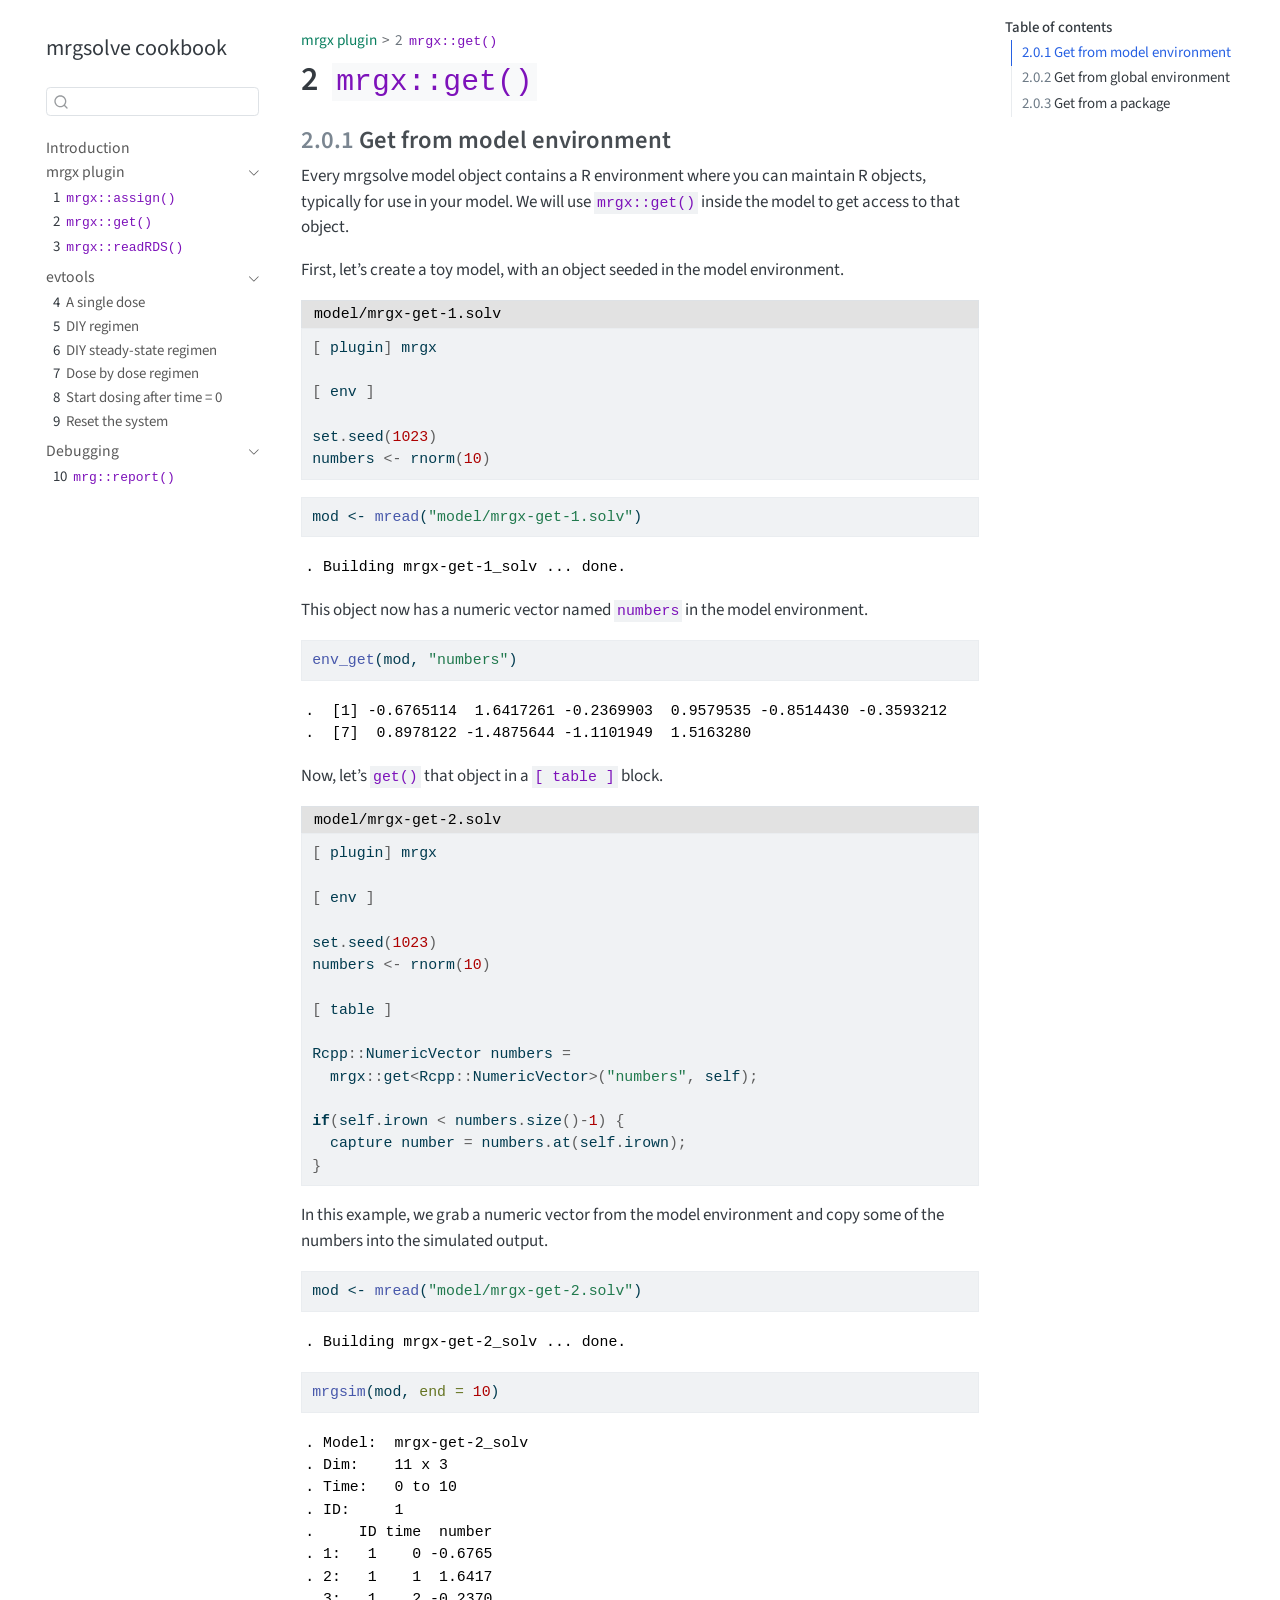
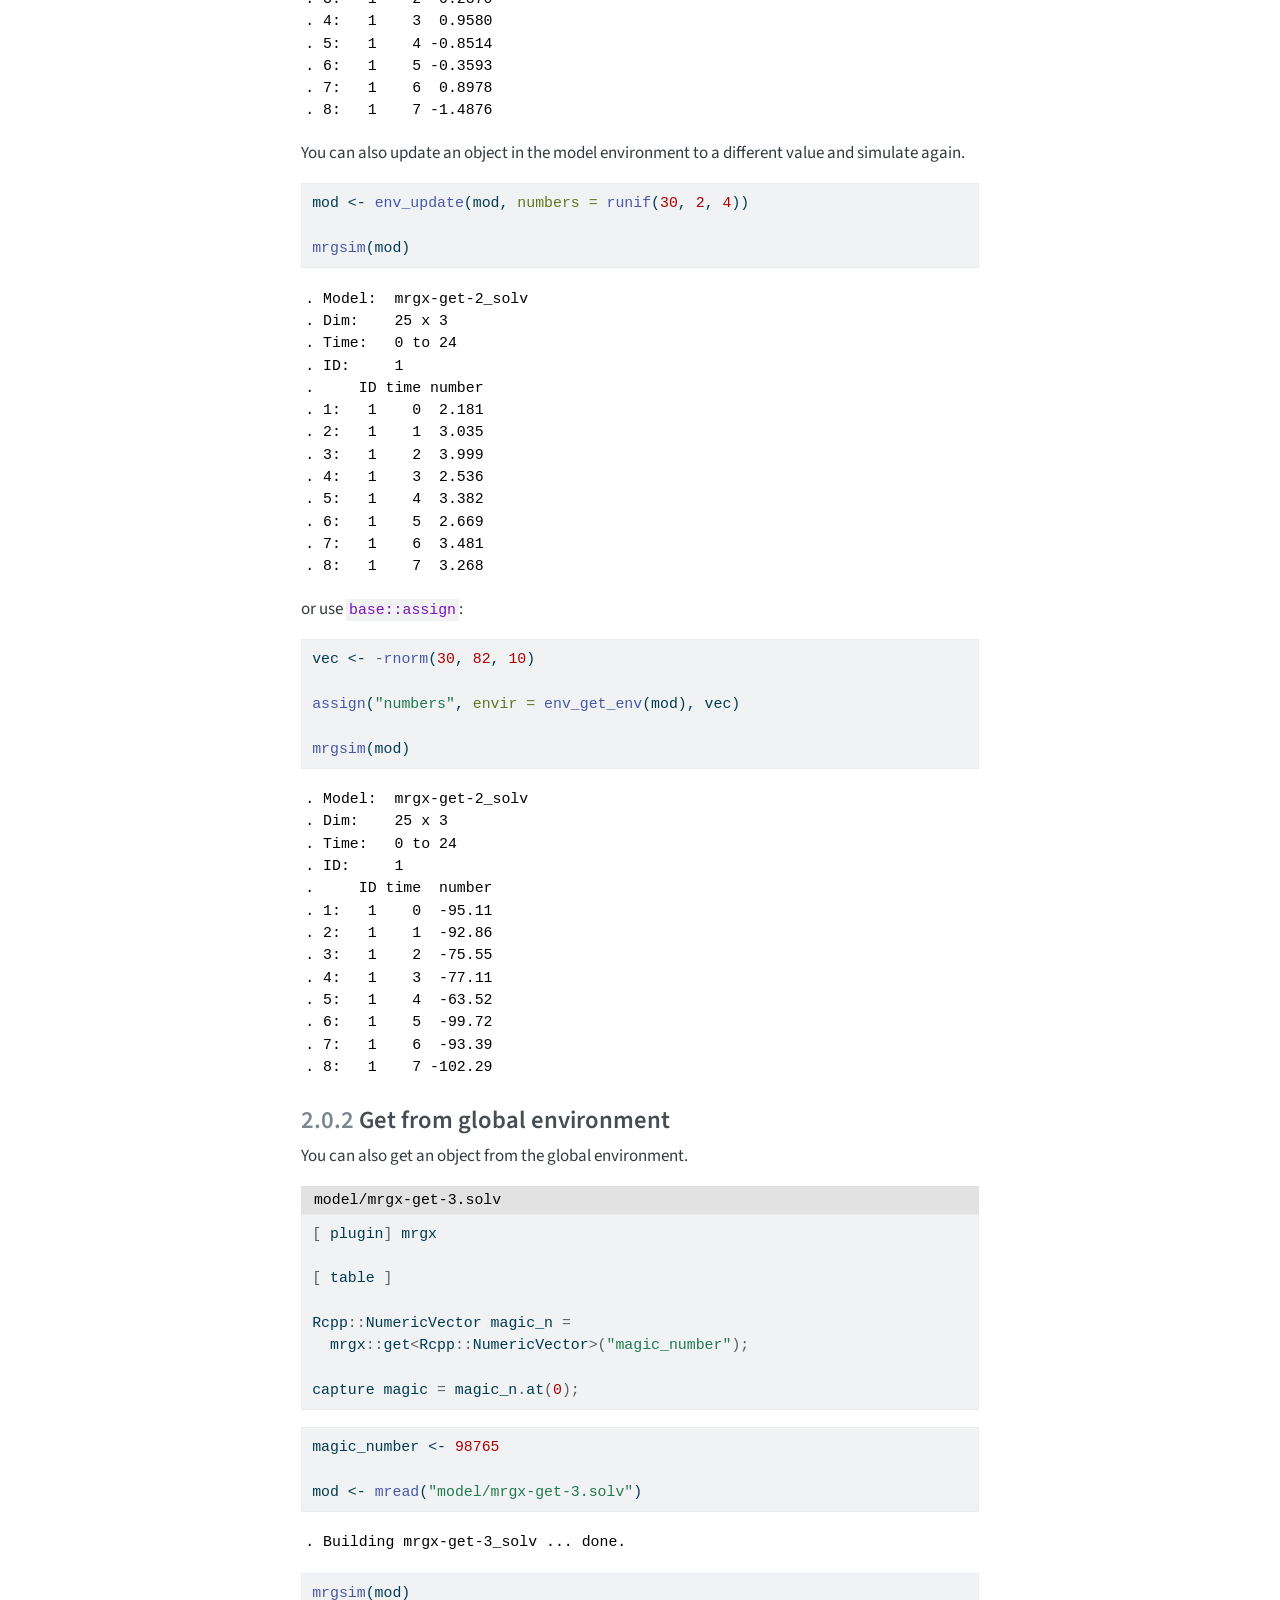
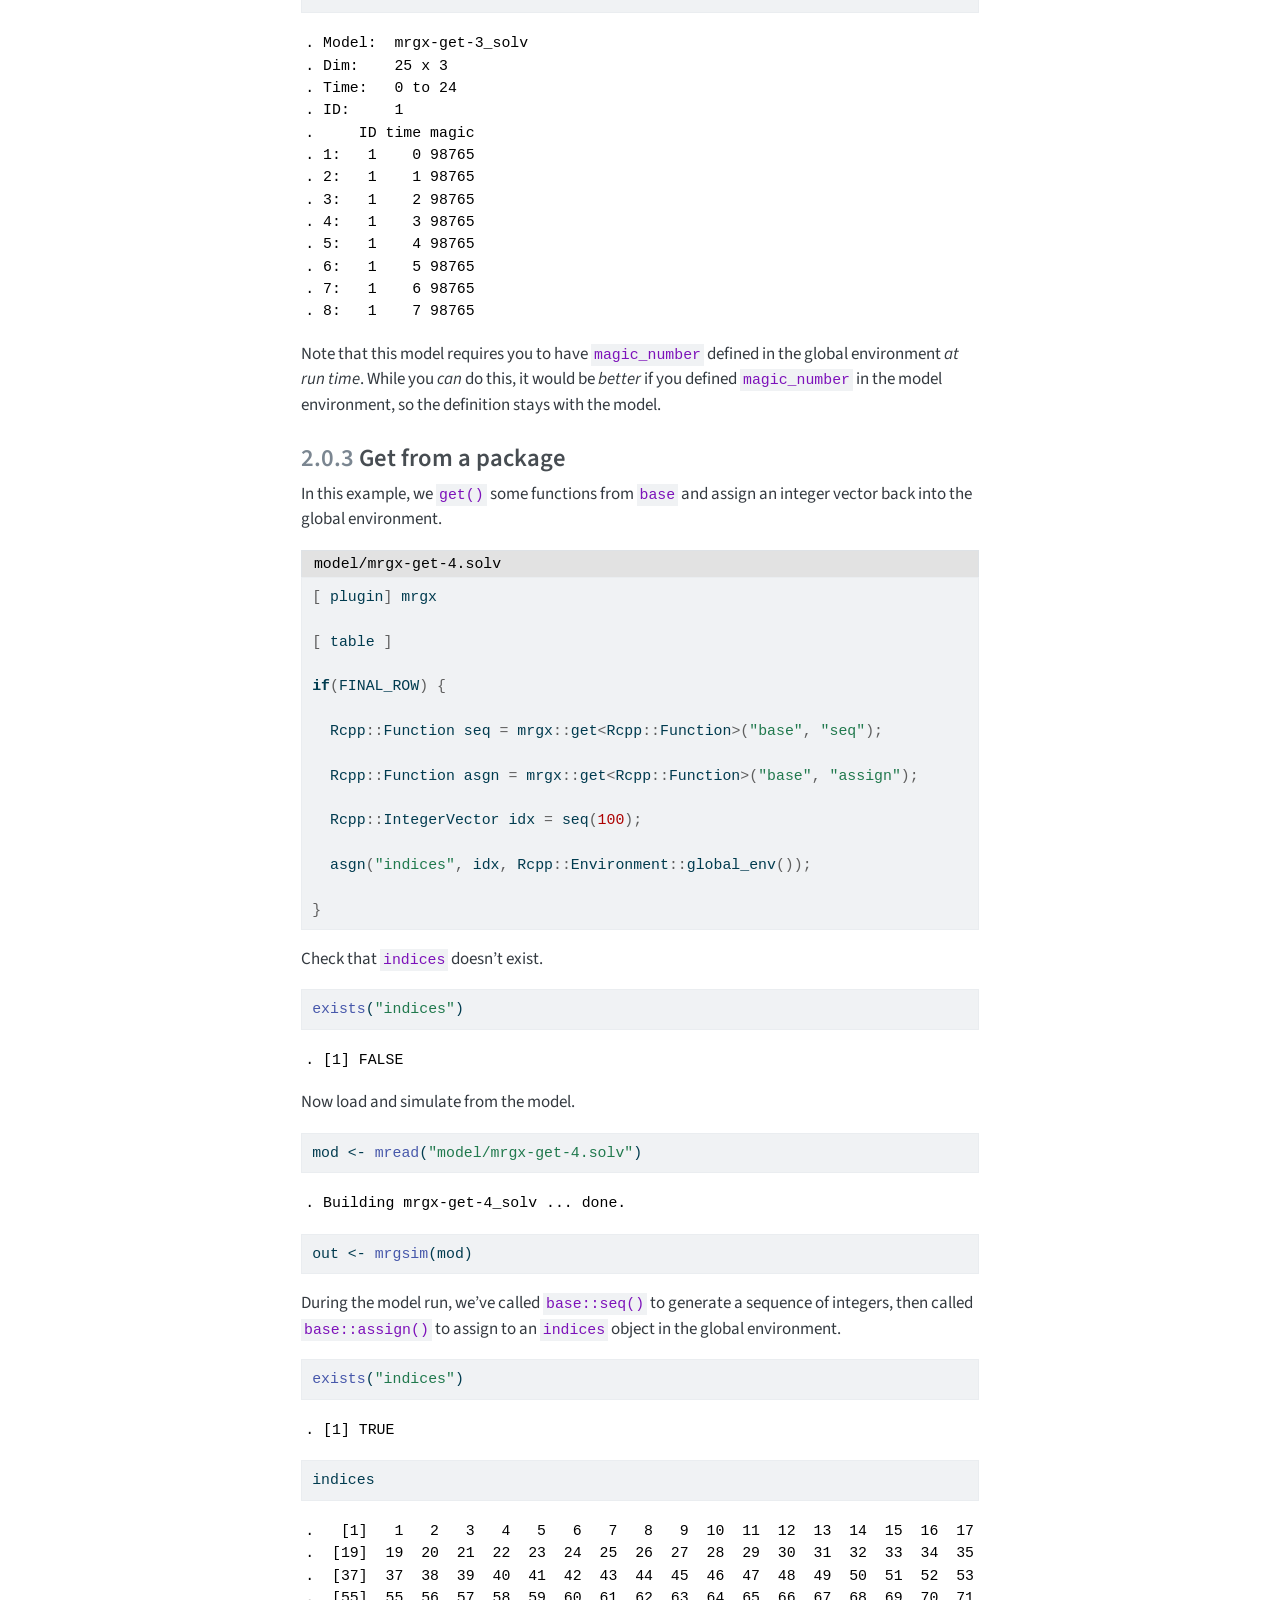
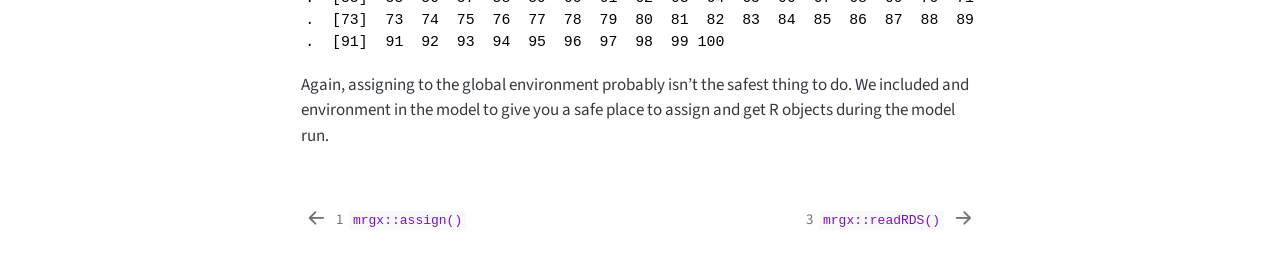
<file: docs/mrgx-get.html>
<!DOCTYPE html>
<html xmlns="http://www.w3.org/1999/xhtml" lang="en" xml:lang="en"><head>

<meta charset="utf-8">
<meta name="generator" content="quarto-1.9.37">

<meta name="viewport" content="width=device-width, initial-scale=1.0, user-scalable=yes">


<title>2&nbsp; mrgx::get() – mrgsolve cookbook</title>
<style>
/* Default styles provided by pandoc.
** See https://pandoc.org/MANUAL.html#variables-for-html for config info.
*/
code{white-space: pre-wrap;}
span.smallcaps{font-variant: small-caps;}
div.columns{display: flex; gap: min(4vw, 1.5em);}
div.column{flex: auto; overflow-x: auto;}
div.hanging-indent{margin-left: 1.5em; text-indent: -1.5em;}
ul.task-list{list-style: none;}
ul.task-list li input[type="checkbox"] {
  width: 0.8em;
  margin: 0 0.8em 0.2em -1em; /* quarto-specific, see https://github.com/quarto-dev/quarto-cli/issues/4556 */ 
  vertical-align: middle;
}
/* CSS for syntax highlighting */
html { -webkit-text-size-adjust: 100%; }
pre > code.sourceCode { white-space: pre; position: relative; }
pre > code.sourceCode > span { display: inline-block; line-height: 1.25; }
pre > code.sourceCode > span:empty { height: 1.2em; }
.sourceCode { overflow: visible; }
code.sourceCode > span { color: inherit; text-decoration: inherit; }
div.sourceCode { margin: 1em 0; }
pre.sourceCode { margin: 0; }
@media screen {
div.sourceCode { overflow: auto; }
}
@media print {
pre > code.sourceCode { white-space: pre-wrap; }
pre > code.sourceCode > span { text-indent: -5em; padding-left: 5em; }
}
pre.numberSource code
  { counter-reset: source-line 0; }
pre.numberSource code > span
  { position: relative; left: -4em; counter-increment: source-line; }
pre.numberSource code > span > a:first-child::before
  { content: counter(source-line);
    position: relative; left: -1em; text-align: right; vertical-align: baseline;
    border: none; display: inline-block;
    -webkit-touch-callout: none; -webkit-user-select: none;
    -khtml-user-select: none; -moz-user-select: none;
    -ms-user-select: none; user-select: none;
    padding: 0 4px; width: 4em;
  }
pre.numberSource { margin-left: 3em;  padding-left: 4px; }
div.sourceCode
  {   }
@media screen {
pre > code.sourceCode > span > a:first-child::before { text-decoration: underline; }
}
</style>


<script src="site_libs/quarto-nav/quarto-nav.js"></script>
<script src="site_libs/quarto-nav/headroom.min.js"></script>
<script src="site_libs/clipboard/clipboard.min.js"></script>
<script src="site_libs/quarto-search/autocomplete.umd.js"></script>
<script src="site_libs/quarto-search/fuse.min.js"></script>
<script src="site_libs/quarto-search/quarto-search.js"></script>
<meta name="quarto:offset" content="./">
<link href="./mrgx-rds.html" rel="next">
<link href="./mrgx-assign.html" rel="prev">
<link href="./images/MRG-Solve-Hex.png" rel="icon" type="image/png">
<script src="site_libs/quarto-html/quarto.js" type="module"></script>
<script src="site_libs/quarto-html/tabsets/tabsets.js" type="module"></script>
<script src="site_libs/quarto-html/popper.min.js"></script>
<script src="site_libs/quarto-html/tippy.umd.min.js"></script>
<script src="site_libs/quarto-html/anchor.min.js"></script>
<link href="site_libs/quarto-html/tippy.css" rel="stylesheet">
<link href="site_libs/quarto-html/quarto-syntax-highlighting-7f8f88aac4f3542376d5c11b86a4c14d.css" rel="stylesheet" id="quarto-text-highlighting-styles">
<script src="site_libs/bootstrap/bootstrap.min.js"></script>
<link href="site_libs/bootstrap/bootstrap-icons.css" rel="stylesheet">
<link href="site_libs/bootstrap/bootstrap-fcea66d32851c3decd982b1877fc33de.min.css" rel="stylesheet" append-hash="true" id="quarto-bootstrap" data-mode="light">
<script id="quarto-search-options" type="application/json">{
  "location": "sidebar",
  "copy-button": false,
  "collapse-after": 3,
  "panel-placement": "start",
  "type": "textbox",
  "limit": 50,
  "keyboard-shortcut": [
    "f",
    "/",
    "s"
  ],
  "show-item-context": false,
  "language": {
    "search-no-results-text": "No results",
    "search-matching-documents-text": "matching documents",
    "search-copy-link-title": "Copy link to search",
    "search-hide-matches-text": "Hide additional matches",
    "search-more-match-text": "more match in this document",
    "search-more-matches-text": "more matches in this document",
    "search-clear-button-title": "Clear",
    "search-text-placeholder": "",
    "search-detached-cancel-button-title": "Cancel",
    "search-submit-button-title": "Submit",
    "search-label": "Search"
  }
}</script>


</head>

<body class="nav-sidebar floating quarto-light">

<div id="quarto-search-results"></div>
  <header id="quarto-header" class="headroom fixed-top">
  <nav class="quarto-secondary-nav">
    <div class="container-fluid d-flex">
      <button type="button" class="quarto-btn-toggle btn" data-bs-toggle="collapse" role="button" data-bs-target=".quarto-sidebar-collapse-item" aria-controls="quarto-sidebar" aria-expanded="false" aria-label="Toggle sidebar navigation" onclick="if (window.quartoToggleHeadroom) { window.quartoToggleHeadroom(); }">
        <i class="bi bi-layout-text-sidebar-reverse"></i>
      </button>
        <nav class="quarto-page-breadcrumbs" aria-label="breadcrumb"><ol class="breadcrumb"><li class="breadcrumb-item"><a href="./mrgx-assign.html">mrgx plugin</a></li><li class="breadcrumb-item"><a href="./mrgx-get.html"><span class="chapter-number">2</span>&nbsp; <span class="chapter-title"><code>mrgx::get()</code></span></a></li></ol></nav>
        <a class="flex-grow-1" role="navigation" data-bs-toggle="collapse" data-bs-target=".quarto-sidebar-collapse-item" aria-controls="quarto-sidebar" aria-expanded="false" aria-label="Toggle sidebar navigation" onclick="if (window.quartoToggleHeadroom) { window.quartoToggleHeadroom(); }">      
        </a>
      <button type="button" class="btn quarto-search-button" aria-label="Search" onclick="window.quartoOpenSearch();">
        <i class="bi bi-search"></i>
      </button>
    </div>
  </nav>
</header>
<!-- content -->
<div id="quarto-content" class="quarto-container page-columns page-rows-contents page-layout-article">
<!-- sidebar -->
  <nav id="quarto-sidebar" class="sidebar collapse collapse-horizontal quarto-sidebar-collapse-item sidebar-navigation floating overflow-auto">
    <div class="pt-lg-2 mt-2 text-left sidebar-header">
    <div class="sidebar-title mb-0 py-0">
      <a href="./">mrgsolve cookbook</a> 
    </div>
      </div>
        <div class="mt-2 flex-shrink-0 align-items-center">
        <div class="sidebar-search">
        <div id="quarto-search" class="" title="Search"></div>
        </div>
        </div>
    <div class="sidebar-menu-container"> 
    <ul class="list-unstyled mt-1">
        <li class="sidebar-item">
  <div class="sidebar-item-container"> 
  <a href="./index.html" class="sidebar-item-text sidebar-link">
 <span class="menu-text">Introduction</span></a>
  </div>
</li>
        <li class="sidebar-item sidebar-item-section">
      <div class="sidebar-item-container"> 
            <a class="sidebar-item-text sidebar-link text-start" data-bs-toggle="collapse" data-bs-target="#quarto-sidebar-section-1" role="navigation" aria-expanded="true">
 <span class="menu-text">mrgx plugin</span></a>
          <a class="sidebar-item-toggle text-start" data-bs-toggle="collapse" data-bs-target="#quarto-sidebar-section-1" role="navigation" aria-expanded="true" aria-label="Toggle section">
            <i class="bi bi-chevron-right ms-2"></i>
          </a> 
      </div>
      <ul id="quarto-sidebar-section-1" class="collapse list-unstyled sidebar-section depth1 show">  
          <li class="sidebar-item">
  <div class="sidebar-item-container"> 
  <a href="./mrgx-assign.html" class="sidebar-item-text sidebar-link">
 <span class="menu-text"><span class="chapter-number">1</span>&nbsp; <span class="chapter-title"><code>mrgx::assign()</code></span></span></a>
  </div>
</li>
          <li class="sidebar-item">
  <div class="sidebar-item-container"> 
  <a href="./mrgx-get.html" class="sidebar-item-text sidebar-link active">
 <span class="menu-text"><span class="chapter-number">2</span>&nbsp; <span class="chapter-title"><code>mrgx::get()</code></span></span></a>
  </div>
</li>
          <li class="sidebar-item">
  <div class="sidebar-item-container"> 
  <a href="./mrgx-rds.html" class="sidebar-item-text sidebar-link">
 <span class="menu-text"><span class="chapter-number">3</span>&nbsp; <span class="chapter-title"><code>mrgx::readRDS()</code></span></span></a>
  </div>
</li>
      </ul>
  </li>
        <li class="sidebar-item sidebar-item-section">
      <div class="sidebar-item-container"> 
            <a class="sidebar-item-text sidebar-link text-start" data-bs-toggle="collapse" data-bs-target="#quarto-sidebar-section-2" role="navigation" aria-expanded="true">
 <span class="menu-text">evtools</span></a>
          <a class="sidebar-item-toggle text-start" data-bs-toggle="collapse" data-bs-target="#quarto-sidebar-section-2" role="navigation" aria-expanded="true" aria-label="Toggle section">
            <i class="bi bi-chevron-right ms-2"></i>
          </a> 
      </div>
      <ul id="quarto-sidebar-section-2" class="collapse list-unstyled sidebar-section depth1 show">  
          <li class="sidebar-item">
  <div class="sidebar-item-container"> 
  <a href="./evtools-0.html" class="sidebar-item-text sidebar-link">
 <span class="menu-text"><span class="chapter-number">4</span>&nbsp; <span class="chapter-title">A single dose</span></span></a>
  </div>
</li>
          <li class="sidebar-item">
  <div class="sidebar-item-container"> 
  <a href="./evtools-1.html" class="sidebar-item-text sidebar-link">
 <span class="menu-text"><span class="chapter-number">5</span>&nbsp; <span class="chapter-title">DIY regimen</span></span></a>
  </div>
</li>
          <li class="sidebar-item">
  <div class="sidebar-item-container"> 
  <a href="./evtools-2.html" class="sidebar-item-text sidebar-link">
 <span class="menu-text"><span class="chapter-number">6</span>&nbsp; <span class="chapter-title">DIY steady-state regimen</span></span></a>
  </div>
</li>
          <li class="sidebar-item">
  <div class="sidebar-item-container"> 
  <a href="./evtools-3-4.html" class="sidebar-item-text sidebar-link">
 <span class="menu-text"><span class="chapter-number">7</span>&nbsp; <span class="chapter-title">Dose by dose regimen</span></span></a>
  </div>
</li>
          <li class="sidebar-item">
  <div class="sidebar-item-container"> 
  <a href="./evtools-5.html" class="sidebar-item-text sidebar-link">
 <span class="menu-text"><span class="chapter-number">8</span>&nbsp; <span class="chapter-title">Start dosing after time = 0</span></span></a>
  </div>
</li>
          <li class="sidebar-item">
  <div class="sidebar-item-container"> 
  <a href="./evtools-6.html" class="sidebar-item-text sidebar-link">
 <span class="menu-text"><span class="chapter-number">9</span>&nbsp; <span class="chapter-title">Reset the system</span></span></a>
  </div>
</li>
      </ul>
  </li>
        <li class="sidebar-item sidebar-item-section">
      <div class="sidebar-item-container"> 
            <a class="sidebar-item-text sidebar-link text-start" data-bs-toggle="collapse" data-bs-target="#quarto-sidebar-section-3" role="navigation" aria-expanded="true">
 <span class="menu-text">Debugging</span></a>
          <a class="sidebar-item-toggle text-start" data-bs-toggle="collapse" data-bs-target="#quarto-sidebar-section-3" role="navigation" aria-expanded="true" aria-label="Toggle section">
            <i class="bi bi-chevron-right ms-2"></i>
          </a> 
      </div>
      <ul id="quarto-sidebar-section-3" class="collapse list-unstyled sidebar-section depth1 show">  
          <li class="sidebar-item">
  <div class="sidebar-item-container"> 
  <a href="./mrg-report.html" class="sidebar-item-text sidebar-link">
 <span class="menu-text"><span class="chapter-number">10</span>&nbsp; <span class="chapter-title"><code>mrg::report()</code></span></span></a>
  </div>
</li>
      </ul>
  </li>
    </ul>
    </div>
</nav>
<div id="quarto-sidebar-glass" class="quarto-sidebar-collapse-item" data-bs-toggle="collapse" data-bs-target=".quarto-sidebar-collapse-item"></div>
<!-- margin-sidebar -->
    <div id="quarto-margin-sidebar" class="sidebar margin-sidebar">
        <nav id="TOC" role="doc-toc" class="toc-active">
    <h2 id="toc-title">Table of contents</h2>
   
  <ul>
  <li><a href="#get-from-model-environment" id="toc-get-from-model-environment" class="nav-link active" data-scroll-target="#get-from-model-environment"><span class="header-section-number">2.0.1</span> Get from model environment</a></li>
  <li><a href="#get-from-global-environment" id="toc-get-from-global-environment" class="nav-link" data-scroll-target="#get-from-global-environment"><span class="header-section-number">2.0.2</span> Get from global environment</a></li>
  <li><a href="#get-from-a-package" id="toc-get-from-a-package" class="nav-link" data-scroll-target="#get-from-a-package"><span class="header-section-number">2.0.3</span> Get from a package</a></li>
  </ul>
</nav>
    </div>
<!-- main -->
<main class="content" id="quarto-document-content">

<header id="title-block-header" class="quarto-title-block default"><nav class="quarto-page-breadcrumbs quarto-title-breadcrumbs d-none d-lg-block" aria-label="breadcrumb"><ol class="breadcrumb"><li class="breadcrumb-item"><a href="./mrgx-assign.html">mrgx plugin</a></li><li class="breadcrumb-item"><a href="./mrgx-get.html"><span class="chapter-number">2</span>&nbsp; <span class="chapter-title"><code>mrgx::get()</code></span></a></li></ol></nav>
<div class="quarto-title">
<h1 class="title"><span class="chapter-number">2</span>&nbsp; <span class="chapter-title"><code>mrgx::get()</code></span></h1>
</div>



<div class="quarto-title-meta">

    
  
    
  </div>
  


</header>


<section id="get-from-model-environment" class="level3" data-number="2.0.1">
<h3 data-number="2.0.1" class="anchored" data-anchor-id="get-from-model-environment"><span class="header-section-number">2.0.1</span> Get from model environment</h3>
<p>Every mrgsolve model object contains a R environment where you can maintain R objects, typically for use in your model. We will use <code>mrgx::get()</code> inside the model to get access to that object.</p>
<p>First, let’s create a toy model, with an object seeded in the model environment.</p>
<div class="cell">
<div class="code-with-filename">
<div class="code-with-filename-file">
<pre><strong>model/mrgx-get-1.solv</strong></pre>
</div>
<div class="code-copy-outer-scaffold"><div class="sourceCode cell-code" id="cb1"><pre class="sourceCode c code-with-copy"><code class="sourceCode c"><span id="cb1-1"><a href="#cb1-1" aria-hidden="true" tabindex="-1"></a><span class="op">[</span> plugin<span class="op">]</span> mrgx</span>
<span id="cb1-2"><a href="#cb1-2" aria-hidden="true" tabindex="-1"></a></span>
<span id="cb1-3"><a href="#cb1-3" aria-hidden="true" tabindex="-1"></a><span class="op">[</span> env <span class="op">]</span> </span>
<span id="cb1-4"><a href="#cb1-4" aria-hidden="true" tabindex="-1"></a></span>
<span id="cb1-5"><a href="#cb1-5" aria-hidden="true" tabindex="-1"></a>set<span class="op">.</span>seed<span class="op">(</span><span class="dv">1023</span><span class="op">)</span></span>
<span id="cb1-6"><a href="#cb1-6" aria-hidden="true" tabindex="-1"></a>numbers <span class="op">&lt;-</span> rnorm<span class="op">(</span><span class="dv">10</span><span class="op">)</span></span></code></pre></div><button title="Copy to Clipboard" class="code-copy-button"><i class="bi"></i></button></div>
</div>
</div>
<div class="cell">
<div class="code-copy-outer-scaffold"><div class="sourceCode cell-code" id="cb2"><pre class="sourceCode r code-with-copy"><code class="sourceCode r"><span id="cb2-1"><a href="#cb2-1" aria-hidden="true" tabindex="-1"></a>mod <span class="ot">&lt;-</span> <span class="fu">mread</span>(<span class="st">"model/mrgx-get-1.solv"</span>)</span></code></pre></div><button title="Copy to Clipboard" class="code-copy-button"><i class="bi"></i></button></div>
<div class="cell-output cell-output-stderr">
<pre><code>. Building mrgx-get-1_solv ... done.</code></pre>
</div>
</div>
<p>This object now has a numeric vector named <code>numbers</code> in the model environment.</p>
<div class="cell">
<div class="code-copy-outer-scaffold"><div class="sourceCode cell-code" id="cb4"><pre class="sourceCode r code-with-copy"><code class="sourceCode r"><span id="cb4-1"><a href="#cb4-1" aria-hidden="true" tabindex="-1"></a><span class="fu">env_get</span>(mod, <span class="st">"numbers"</span>)</span></code></pre></div><button title="Copy to Clipboard" class="code-copy-button"><i class="bi"></i></button></div>
<div class="cell-output cell-output-stdout">
<pre><code>.  [1] -0.6765114  1.6417261 -0.2369903  0.9579535 -0.8514430 -0.3593212
.  [7]  0.8978122 -1.4875644 -1.1101949  1.5163280</code></pre>
</div>
</div>
<p>Now, let’s <code>get()</code> that object in a <code>[ table ]</code> block.</p>
<div class="cell">
<div class="code-with-filename">
<div class="code-with-filename-file">
<pre><strong>model/mrgx-get-2.solv</strong></pre>
</div>
<div class="code-copy-outer-scaffold"><div class="sourceCode cell-code" id="cb6"><pre class="sourceCode c code-with-copy"><code class="sourceCode c"><span id="cb6-1"><a href="#cb6-1" aria-hidden="true" tabindex="-1"></a><span class="op">[</span> plugin<span class="op">]</span> mrgx</span>
<span id="cb6-2"><a href="#cb6-2" aria-hidden="true" tabindex="-1"></a></span>
<span id="cb6-3"><a href="#cb6-3" aria-hidden="true" tabindex="-1"></a><span class="op">[</span> env <span class="op">]</span> </span>
<span id="cb6-4"><a href="#cb6-4" aria-hidden="true" tabindex="-1"></a></span>
<span id="cb6-5"><a href="#cb6-5" aria-hidden="true" tabindex="-1"></a>set<span class="op">.</span>seed<span class="op">(</span><span class="dv">1023</span><span class="op">)</span></span>
<span id="cb6-6"><a href="#cb6-6" aria-hidden="true" tabindex="-1"></a>numbers <span class="op">&lt;-</span> rnorm<span class="op">(</span><span class="dv">10</span><span class="op">)</span></span>
<span id="cb6-7"><a href="#cb6-7" aria-hidden="true" tabindex="-1"></a></span>
<span id="cb6-8"><a href="#cb6-8" aria-hidden="true" tabindex="-1"></a><span class="op">[</span> table <span class="op">]</span> </span>
<span id="cb6-9"><a href="#cb6-9" aria-hidden="true" tabindex="-1"></a></span>
<span id="cb6-10"><a href="#cb6-10" aria-hidden="true" tabindex="-1"></a>Rcpp<span class="op">::</span>NumericVector numbers <span class="op">=</span> </span>
<span id="cb6-11"><a href="#cb6-11" aria-hidden="true" tabindex="-1"></a>  mrgx<span class="op">::</span>get<span class="op">&lt;</span>Rcpp<span class="op">::</span>NumericVector<span class="op">&gt;(</span><span class="st">"numbers"</span><span class="op">,</span> self<span class="op">);</span></span>
<span id="cb6-12"><a href="#cb6-12" aria-hidden="true" tabindex="-1"></a></span>
<span id="cb6-13"><a href="#cb6-13" aria-hidden="true" tabindex="-1"></a><span class="cf">if</span><span class="op">(</span>self<span class="op">.</span>irown <span class="op">&lt;</span> numbers<span class="op">.</span>size<span class="op">()-</span><span class="dv">1</span><span class="op">)</span> <span class="op">{</span></span>
<span id="cb6-14"><a href="#cb6-14" aria-hidden="true" tabindex="-1"></a>  capture number <span class="op">=</span> numbers<span class="op">.</span>at<span class="op">(</span>self<span class="op">.</span>irown<span class="op">);</span></span>
<span id="cb6-15"><a href="#cb6-15" aria-hidden="true" tabindex="-1"></a><span class="op">}</span></span></code></pre></div><button title="Copy to Clipboard" class="code-copy-button"><i class="bi"></i></button></div>
</div>
</div>
<p>In this example, we grab a numeric vector from the model environment and copy some of the numbers into the simulated output.</p>
<div class="cell">
<div class="code-copy-outer-scaffold"><div class="sourceCode cell-code" id="cb7"><pre class="sourceCode r code-with-copy"><code class="sourceCode r"><span id="cb7-1"><a href="#cb7-1" aria-hidden="true" tabindex="-1"></a>mod <span class="ot">&lt;-</span> <span class="fu">mread</span>(<span class="st">"model/mrgx-get-2.solv"</span>)</span></code></pre></div><button title="Copy to Clipboard" class="code-copy-button"><i class="bi"></i></button></div>
<div class="cell-output cell-output-stderr">
<pre><code>. Building mrgx-get-2_solv ... done.</code></pre>
</div>
</div>
<div class="cell">
<div class="code-copy-outer-scaffold"><div class="sourceCode cell-code" id="cb9"><pre class="sourceCode r code-with-copy"><code class="sourceCode r"><span id="cb9-1"><a href="#cb9-1" aria-hidden="true" tabindex="-1"></a><span class="fu">mrgsim</span>(mod, <span class="at">end =</span> <span class="dv">10</span>)</span></code></pre></div><button title="Copy to Clipboard" class="code-copy-button"><i class="bi"></i></button></div>
<div class="cell-output cell-output-stdout">
<pre><code>. Model:  mrgx-get-2_solv 
. Dim:    11 x 3 
. Time:   0 to 10 
. ID:     1 
.     ID time  number
. 1:   1    0 -0.6765
. 2:   1    1  1.6417
. 3:   1    2 -0.2370
. 4:   1    3  0.9580
. 5:   1    4 -0.8514
. 6:   1    5 -0.3593
. 7:   1    6  0.8978
. 8:   1    7 -1.4876</code></pre>
</div>
</div>
<p>You can also update an object in the model environment to a different value and simulate again.</p>
<div class="cell">
<div class="code-copy-outer-scaffold"><div class="sourceCode cell-code" id="cb11"><pre class="sourceCode r code-with-copy"><code class="sourceCode r"><span id="cb11-1"><a href="#cb11-1" aria-hidden="true" tabindex="-1"></a>mod <span class="ot">&lt;-</span> <span class="fu">env_update</span>(mod, <span class="at">numbers =</span> <span class="fu">runif</span>(<span class="dv">30</span>, <span class="dv">2</span>, <span class="dv">4</span>))</span>
<span id="cb11-2"><a href="#cb11-2" aria-hidden="true" tabindex="-1"></a></span>
<span id="cb11-3"><a href="#cb11-3" aria-hidden="true" tabindex="-1"></a><span class="fu">mrgsim</span>(mod)</span></code></pre></div><button title="Copy to Clipboard" class="code-copy-button"><i class="bi"></i></button></div>
<div class="cell-output cell-output-stdout">
<pre><code>. Model:  mrgx-get-2_solv 
. Dim:    25 x 3 
. Time:   0 to 24 
. ID:     1 
.     ID time number
. 1:   1    0  2.181
. 2:   1    1  3.035
. 3:   1    2  3.999
. 4:   1    3  2.536
. 5:   1    4  3.382
. 6:   1    5  2.669
. 7:   1    6  3.481
. 8:   1    7  3.268</code></pre>
</div>
</div>
<p>or use <code>base::assign</code>:</p>
<div class="cell">
<div class="code-copy-outer-scaffold"><div class="sourceCode cell-code" id="cb13"><pre class="sourceCode r code-with-copy"><code class="sourceCode r"><span id="cb13-1"><a href="#cb13-1" aria-hidden="true" tabindex="-1"></a>vec <span class="ot">&lt;-</span> <span class="sc">-</span><span class="fu">rnorm</span>(<span class="dv">30</span>, <span class="dv">82</span>, <span class="dv">10</span>)</span>
<span id="cb13-2"><a href="#cb13-2" aria-hidden="true" tabindex="-1"></a></span>
<span id="cb13-3"><a href="#cb13-3" aria-hidden="true" tabindex="-1"></a><span class="fu">assign</span>(<span class="st">"numbers"</span>, <span class="at">envir =</span> <span class="fu">env_get_env</span>(mod), vec)</span>
<span id="cb13-4"><a href="#cb13-4" aria-hidden="true" tabindex="-1"></a></span>
<span id="cb13-5"><a href="#cb13-5" aria-hidden="true" tabindex="-1"></a><span class="fu">mrgsim</span>(mod)</span></code></pre></div><button title="Copy to Clipboard" class="code-copy-button"><i class="bi"></i></button></div>
<div class="cell-output cell-output-stdout">
<pre><code>. Model:  mrgx-get-2_solv 
. Dim:    25 x 3 
. Time:   0 to 24 
. ID:     1 
.     ID time  number
. 1:   1    0  -95.11
. 2:   1    1  -92.86
. 3:   1    2  -75.55
. 4:   1    3  -77.11
. 5:   1    4  -63.52
. 6:   1    5  -99.72
. 7:   1    6  -93.39
. 8:   1    7 -102.29</code></pre>
</div>
</div>
</section>
<section id="get-from-global-environment" class="level3" data-number="2.0.2">
<h3 data-number="2.0.2" class="anchored" data-anchor-id="get-from-global-environment"><span class="header-section-number">2.0.2</span> Get from global environment</h3>
<p>You can also get an object from the global environment.</p>
<div class="cell">
<div class="code-with-filename">
<div class="code-with-filename-file">
<pre><strong>model/mrgx-get-3.solv</strong></pre>
</div>
<div class="code-copy-outer-scaffold"><div class="sourceCode cell-code" id="cb15"><pre class="sourceCode c code-with-copy"><code class="sourceCode c"><span id="cb15-1"><a href="#cb15-1" aria-hidden="true" tabindex="-1"></a><span class="op">[</span> plugin<span class="op">]</span> mrgx</span>
<span id="cb15-2"><a href="#cb15-2" aria-hidden="true" tabindex="-1"></a></span>
<span id="cb15-3"><a href="#cb15-3" aria-hidden="true" tabindex="-1"></a><span class="op">[</span> table <span class="op">]</span> </span>
<span id="cb15-4"><a href="#cb15-4" aria-hidden="true" tabindex="-1"></a></span>
<span id="cb15-5"><a href="#cb15-5" aria-hidden="true" tabindex="-1"></a>Rcpp<span class="op">::</span>NumericVector magic_n <span class="op">=</span> </span>
<span id="cb15-6"><a href="#cb15-6" aria-hidden="true" tabindex="-1"></a>  mrgx<span class="op">::</span>get<span class="op">&lt;</span>Rcpp<span class="op">::</span>NumericVector<span class="op">&gt;(</span><span class="st">"magic_number"</span><span class="op">);</span></span>
<span id="cb15-7"><a href="#cb15-7" aria-hidden="true" tabindex="-1"></a></span>
<span id="cb15-8"><a href="#cb15-8" aria-hidden="true" tabindex="-1"></a>capture magic <span class="op">=</span> magic_n<span class="op">.</span>at<span class="op">(</span><span class="dv">0</span><span class="op">);</span></span></code></pre></div><button title="Copy to Clipboard" class="code-copy-button"><i class="bi"></i></button></div>
</div>
</div>
<div class="cell">
<div class="code-copy-outer-scaffold"><div class="sourceCode cell-code" id="cb16"><pre class="sourceCode r code-with-copy"><code class="sourceCode r"><span id="cb16-1"><a href="#cb16-1" aria-hidden="true" tabindex="-1"></a>magic_number <span class="ot">&lt;-</span> <span class="dv">98765</span></span>
<span id="cb16-2"><a href="#cb16-2" aria-hidden="true" tabindex="-1"></a></span>
<span id="cb16-3"><a href="#cb16-3" aria-hidden="true" tabindex="-1"></a>mod <span class="ot">&lt;-</span> <span class="fu">mread</span>(<span class="st">"model/mrgx-get-3.solv"</span>)</span></code></pre></div><button title="Copy to Clipboard" class="code-copy-button"><i class="bi"></i></button></div>
<div class="cell-output cell-output-stderr">
<pre><code>. Building mrgx-get-3_solv ... done.</code></pre>
</div>
<div class="code-copy-outer-scaffold"><div class="sourceCode cell-code" id="cb18"><pre class="sourceCode r code-with-copy"><code class="sourceCode r"><span id="cb18-1"><a href="#cb18-1" aria-hidden="true" tabindex="-1"></a><span class="fu">mrgsim</span>(mod)</span></code></pre></div><button title="Copy to Clipboard" class="code-copy-button"><i class="bi"></i></button></div>
<div class="cell-output cell-output-stdout">
<pre><code>. Model:  mrgx-get-3_solv 
. Dim:    25 x 3 
. Time:   0 to 24 
. ID:     1 
.     ID time magic
. 1:   1    0 98765
. 2:   1    1 98765
. 3:   1    2 98765
. 4:   1    3 98765
. 5:   1    4 98765
. 6:   1    5 98765
. 7:   1    6 98765
. 8:   1    7 98765</code></pre>
</div>
</div>
<p>Note that this model requires you to have <code>magic_number</code> defined in the global environment <em>at run time</em>. While you <em>can</em> do this, it would be <em>better</em> if you defined <code>magic_number</code> in the model environment, so the definition stays with the model.</p>
</section>
<section id="get-from-a-package" class="level3" data-number="2.0.3">
<h3 data-number="2.0.3" class="anchored" data-anchor-id="get-from-a-package"><span class="header-section-number">2.0.3</span> Get from a package</h3>
<p>In this example, we <code>get()</code> some functions from <code>base</code> and assign an integer vector back into the global environment.</p>
<div class="cell">
<div class="code-with-filename">
<div class="code-with-filename-file">
<pre><strong>model/mrgx-get-4.solv</strong></pre>
</div>
<div class="code-copy-outer-scaffold"><div class="sourceCode cell-code" id="cb20"><pre class="sourceCode c code-with-copy"><code class="sourceCode c"><span id="cb20-1"><a href="#cb20-1" aria-hidden="true" tabindex="-1"></a><span class="op">[</span> plugin<span class="op">]</span> mrgx</span>
<span id="cb20-2"><a href="#cb20-2" aria-hidden="true" tabindex="-1"></a></span>
<span id="cb20-3"><a href="#cb20-3" aria-hidden="true" tabindex="-1"></a><span class="op">[</span> table <span class="op">]</span> </span>
<span id="cb20-4"><a href="#cb20-4" aria-hidden="true" tabindex="-1"></a></span>
<span id="cb20-5"><a href="#cb20-5" aria-hidden="true" tabindex="-1"></a><span class="cf">if</span><span class="op">(</span>FINAL_ROW<span class="op">)</span> <span class="op">{</span></span>
<span id="cb20-6"><a href="#cb20-6" aria-hidden="true" tabindex="-1"></a></span>
<span id="cb20-7"><a href="#cb20-7" aria-hidden="true" tabindex="-1"></a>  Rcpp<span class="op">::</span>Function seq <span class="op">=</span> mrgx<span class="op">::</span>get<span class="op">&lt;</span>Rcpp<span class="op">::</span>Function<span class="op">&gt;(</span><span class="st">"base"</span><span class="op">,</span> <span class="st">"seq"</span><span class="op">);</span></span>
<span id="cb20-8"><a href="#cb20-8" aria-hidden="true" tabindex="-1"></a>  </span>
<span id="cb20-9"><a href="#cb20-9" aria-hidden="true" tabindex="-1"></a>  Rcpp<span class="op">::</span>Function asgn <span class="op">=</span> mrgx<span class="op">::</span>get<span class="op">&lt;</span>Rcpp<span class="op">::</span>Function<span class="op">&gt;(</span><span class="st">"base"</span><span class="op">,</span> <span class="st">"assign"</span><span class="op">);</span></span>
<span id="cb20-10"><a href="#cb20-10" aria-hidden="true" tabindex="-1"></a></span>
<span id="cb20-11"><a href="#cb20-11" aria-hidden="true" tabindex="-1"></a>  Rcpp<span class="op">::</span>IntegerVector idx <span class="op">=</span> seq<span class="op">(</span><span class="dv">100</span><span class="op">);</span></span>
<span id="cb20-12"><a href="#cb20-12" aria-hidden="true" tabindex="-1"></a></span>
<span id="cb20-13"><a href="#cb20-13" aria-hidden="true" tabindex="-1"></a>  asgn<span class="op">(</span><span class="st">"indices"</span><span class="op">,</span> idx<span class="op">,</span> Rcpp<span class="op">::</span>Environment<span class="op">::</span>global_env<span class="op">());</span></span>
<span id="cb20-14"><a href="#cb20-14" aria-hidden="true" tabindex="-1"></a>  </span>
<span id="cb20-15"><a href="#cb20-15" aria-hidden="true" tabindex="-1"></a><span class="op">}</span></span></code></pre></div><button title="Copy to Clipboard" class="code-copy-button"><i class="bi"></i></button></div>
</div>
</div>
<p>Check that <code>indices</code> doesn’t exist.</p>
<div class="cell">
<div class="code-copy-outer-scaffold"><div class="sourceCode cell-code" id="cb21"><pre class="sourceCode r code-with-copy"><code class="sourceCode r"><span id="cb21-1"><a href="#cb21-1" aria-hidden="true" tabindex="-1"></a><span class="fu">exists</span>(<span class="st">"indices"</span>)</span></code></pre></div><button title="Copy to Clipboard" class="code-copy-button"><i class="bi"></i></button></div>
<div class="cell-output cell-output-stdout">
<pre><code>. [1] FALSE</code></pre>
</div>
</div>
<p>Now load and simulate from the model.</p>
<div class="cell">
<div class="code-copy-outer-scaffold"><div class="sourceCode cell-code" id="cb23"><pre class="sourceCode r code-with-copy"><code class="sourceCode r"><span id="cb23-1"><a href="#cb23-1" aria-hidden="true" tabindex="-1"></a>mod <span class="ot">&lt;-</span> <span class="fu">mread</span>(<span class="st">"model/mrgx-get-4.solv"</span>)</span></code></pre></div><button title="Copy to Clipboard" class="code-copy-button"><i class="bi"></i></button></div>
<div class="cell-output cell-output-stderr">
<pre><code>. Building mrgx-get-4_solv ... done.</code></pre>
</div>
<div class="code-copy-outer-scaffold"><div class="sourceCode cell-code" id="cb25"><pre class="sourceCode r code-with-copy"><code class="sourceCode r"><span id="cb25-1"><a href="#cb25-1" aria-hidden="true" tabindex="-1"></a>out <span class="ot">&lt;-</span> <span class="fu">mrgsim</span>(mod)</span></code></pre></div><button title="Copy to Clipboard" class="code-copy-button"><i class="bi"></i></button></div>
</div>
<p>During the model run, we’ve called <code>base::seq()</code> to generate a sequence of integers, then called <code>base::assign()</code> to assign to an <code>indices</code> object in the global environment.</p>
<div class="cell">
<div class="code-copy-outer-scaffold"><div class="sourceCode cell-code" id="cb26"><pre class="sourceCode r code-with-copy"><code class="sourceCode r"><span id="cb26-1"><a href="#cb26-1" aria-hidden="true" tabindex="-1"></a><span class="fu">exists</span>(<span class="st">"indices"</span>)</span></code></pre></div><button title="Copy to Clipboard" class="code-copy-button"><i class="bi"></i></button></div>
<div class="cell-output cell-output-stdout">
<pre><code>. [1] TRUE</code></pre>
</div>
<div class="code-copy-outer-scaffold"><div class="sourceCode cell-code" id="cb28"><pre class="sourceCode r code-with-copy"><code class="sourceCode r"><span id="cb28-1"><a href="#cb28-1" aria-hidden="true" tabindex="-1"></a>indices</span></code></pre></div><button title="Copy to Clipboard" class="code-copy-button"><i class="bi"></i></button></div>
<div class="cell-output cell-output-stdout">
<pre><code>.   [1]   1   2   3   4   5   6   7   8   9  10  11  12  13  14  15  16  17  18
.  [19]  19  20  21  22  23  24  25  26  27  28  29  30  31  32  33  34  35  36
.  [37]  37  38  39  40  41  42  43  44  45  46  47  48  49  50  51  52  53  54
.  [55]  55  56  57  58  59  60  61  62  63  64  65  66  67  68  69  70  71  72
.  [73]  73  74  75  76  77  78  79  80  81  82  83  84  85  86  87  88  89  90
.  [91]  91  92  93  94  95  96  97  98  99 100</code></pre>
</div>
</div>
<p>Again, assigning to the global environment probably isn’t the safest thing to do. We included and environment in the model to give you a safe place to assign and get R objects during the model run.</p>


</section>

</main> <!-- /main -->
<script id="quarto-html-after-body" type="application/javascript">
  window.document.addEventListener("DOMContentLoaded", function (event) {
    const icon = "";
    const anchorJS = new window.AnchorJS();
    anchorJS.options = {
      placement: 'right',
      icon: icon
    };
    anchorJS.add('.anchored');
    const isCodeAnnotation = (el) => {
      for (const clz of el.classList) {
        if (clz.startsWith('code-annotation-')) {                     
          return true;
        }
      }
      return false;
    }
    const onCopySuccess = function(e) {
      // button target
      const button = e.trigger;
      // don't keep focus
      button.blur();
      // flash "checked"
      button.classList.add('code-copy-button-checked');
      var currentTitle = button.getAttribute("title");
      button.setAttribute("title", "Copied!");
      let tooltip;
      if (window.bootstrap) {
        button.setAttribute("data-bs-toggle", "tooltip");
        button.setAttribute("data-bs-placement", "left");
        button.setAttribute("data-bs-title", "Copied!");
        tooltip = new bootstrap.Tooltip(button, 
          { trigger: "manual", 
            customClass: "code-copy-button-tooltip",
            offset: [0, -8]});
        tooltip.show();    
      }
      setTimeout(function() {
        if (tooltip) {
          tooltip.hide();
          button.removeAttribute("data-bs-title");
          button.removeAttribute("data-bs-toggle");
          button.removeAttribute("data-bs-placement");
        }
        button.setAttribute("title", currentTitle);
        button.classList.remove('code-copy-button-checked');
      }, 1000);
      // clear code selection
      e.clearSelection();
    }
    const getTextToCopy = function(trigger) {
      const outerScaffold = trigger.parentElement.cloneNode(true);
      const codeEl = outerScaffold.querySelector('code');
      for (const childEl of codeEl.children) {
        if (isCodeAnnotation(childEl)) {
          childEl.remove();
        }
      }
      return codeEl.innerText;
    }
    const clipboard = new window.ClipboardJS('.code-copy-button:not([data-in-quarto-modal])', {
      text: getTextToCopy
    });
    clipboard.on('success', onCopySuccess);
    if (window.document.getElementById('quarto-embedded-source-code-modal')) {
      const clipboardModal = new window.ClipboardJS('.code-copy-button[data-in-quarto-modal]', {
        text: getTextToCopy,
        container: window.document.getElementById('quarto-embedded-source-code-modal')
      });
      clipboardModal.on('success', onCopySuccess);
    }
      var localhostRegex = new RegExp(/^(?:http|https):\/\/localhost\:?[0-9]*\//);
      var mailtoRegex = new RegExp(/^mailto:/);
        var filterRegex = new RegExp('/' + window.location.host + '/');
      var isInternal = (href) => {
          return filterRegex.test(href) || localhostRegex.test(href) || mailtoRegex.test(href);
      }
      // Inspect non-navigation links and adorn them if external
     var links = window.document.querySelectorAll('a[href]:not(.nav-link):not(.navbar-brand):not(.toc-action):not(.sidebar-link):not(.sidebar-item-toggle):not(.pagination-link):not(.no-external):not([aria-hidden]):not(.dropdown-item):not(.quarto-navigation-tool):not(.about-link)');
      for (var i=0; i<links.length; i++) {
        const link = links[i];
        if (!isInternal(link.href)) {
          // undo the damage that might have been done by quarto-nav.js in the case of
          // links that we want to consider external
          if (link.dataset.originalHref !== undefined) {
            link.href = link.dataset.originalHref;
          }
        }
      }
    function tippyHover(el, contentFn, onTriggerFn, onUntriggerFn) {
      const config = {
        allowHTML: true,
        maxWidth: 500,
        delay: 100,
        arrow: false,
        appendTo: function(el) {
            return el.parentElement;
        },
        interactive: true,
        interactiveBorder: 10,
        theme: 'quarto',
        placement: 'bottom-start',
      };
      if (contentFn) {
        config.content = contentFn;
      }
      if (onTriggerFn) {
        config.onTrigger = onTriggerFn;
      }
      if (onUntriggerFn) {
        config.onUntrigger = onUntriggerFn;
      }
      window.tippy(el, config); 
    }
    const noterefs = window.document.querySelectorAll('a[role="doc-noteref"]');
    for (var i=0; i<noterefs.length; i++) {
      const ref = noterefs[i];
      tippyHover(ref, function() {
        // use id or data attribute instead here
        let href = ref.getAttribute('data-footnote-href') || ref.getAttribute('href');
        try { href = new URL(href).hash; } catch {}
        const id = href.replace(/^#\/?/, "");
        const note = window.document.getElementById(id);
        if (note) {
          return note.innerHTML;
        } else {
          return "";
        }
      });
    }
    const xrefs = window.document.querySelectorAll('a.quarto-xref');
    const processXRef = (id, note) => {
      // Strip column container classes
      const stripColumnClz = (el) => {
        el.classList.remove("page-full", "page-columns");
        if (el.children) {
          for (const child of el.children) {
            stripColumnClz(child);
          }
        }
      }
      stripColumnClz(note)
      if (id === null || id.startsWith('sec-')) {
        // Special case sections, only their first couple elements
        const container = document.createElement("div");
        if (note.children && note.children.length > 2) {
          container.appendChild(note.children[0].cloneNode(true));
          for (let i = 1; i < note.children.length; i++) {
            const child = note.children[i];
            if (child.tagName === "P" && child.innerText === "") {
              continue;
            } else {
              container.appendChild(child.cloneNode(true));
              break;
            }
          }
          if (window.Quarto?.typesetMath) {
            window.Quarto.typesetMath(container);
          }
          return container.innerHTML
        } else {
          if (window.Quarto?.typesetMath) {
            window.Quarto.typesetMath(note);
          }
          return note.innerHTML;
        }
      } else {
        // Remove any anchor links if they are present
        const anchorLink = note.querySelector('a.anchorjs-link');
        if (anchorLink) {
          anchorLink.remove();
        }
        if (window.Quarto?.typesetMath) {
          window.Quarto.typesetMath(note);
        }
        if (note.classList.contains("callout")) {
          return note.outerHTML;
        } else {
          return note.innerHTML;
        }
      }
    }
    for (var i=0; i<xrefs.length; i++) {
      const xref = xrefs[i];
      tippyHover(xref, undefined, function(instance) {
        instance.disable();
        let url = xref.getAttribute('href');
        let hash = undefined; 
        if (url.startsWith('#')) {
          hash = url;
        } else {
          try { hash = new URL(url).hash; } catch {}
        }
        if (hash) {
          const id = hash.replace(/^#\/?/, "");
          const note = window.document.getElementById(id);
          if (note !== null) {
            try {
              const html = processXRef(id, note.cloneNode(true));
              instance.setContent(html);
            } finally {
              instance.enable();
              instance.show();
            }
          } else {
            // See if we can fetch this
            fetch(url.split('#')[0])
            .then(res => res.text())
            .then(html => {
              const parser = new DOMParser();
              const htmlDoc = parser.parseFromString(html, "text/html");
              const note = htmlDoc.getElementById(id);
              if (note !== null) {
                const html = processXRef(id, note);
                instance.setContent(html);
              } 
            }).finally(() => {
              instance.enable();
              instance.show();
            });
          }
        } else {
          // See if we can fetch a full url (with no hash to target)
          // This is a special case and we should probably do some content thinning / targeting
          fetch(url)
          .then(res => res.text())
          .then(html => {
            const parser = new DOMParser();
            const htmlDoc = parser.parseFromString(html, "text/html");
            const note = htmlDoc.querySelector('main.content');
            if (note !== null) {
              // This should only happen for chapter cross references
              // (since there is no id in the URL)
              // remove the first header
              if (note.children.length > 0 && note.children[0].tagName === "HEADER") {
                note.children[0].remove();
              }
              const html = processXRef(null, note);
              instance.setContent(html);
            } 
          }).finally(() => {
            instance.enable();
            instance.show();
          });
        }
      }, function(instance) {
      });
    }
        let selectedAnnoteEl;
        const selectorForAnnotation = ( cell, annotation) => {
          let cellAttr = 'data-code-cell="' + cell + '"';
          let lineAttr = 'data-code-annotation="' +  annotation + '"';
          const selector = 'span[' + cellAttr + '][' + lineAttr + ']';
          return selector;
        }
        const selectCodeLines = (annoteEl) => {
          const doc = window.document;
          const targetCell = annoteEl.getAttribute("data-target-cell");
          const targetAnnotation = annoteEl.getAttribute("data-target-annotation");
          const annoteSpan = window.document.querySelector(selectorForAnnotation(targetCell, targetAnnotation));
          const lines = annoteSpan.getAttribute("data-code-lines").split(",");
          const lineIds = lines.map((line) => {
            return targetCell + "-" + line;
          })
          let top = null;
          let height = null;
          let parent = null;
          if (lineIds.length > 0) {
              //compute the position of the single el (top and bottom and make a div)
              const el = window.document.getElementById(lineIds[0]);
              top = el.offsetTop;
              height = el.offsetHeight;
              parent = el.parentElement.parentElement;
            if (lineIds.length > 1) {
              const lastEl = window.document.getElementById(lineIds[lineIds.length - 1]);
              const bottom = lastEl.offsetTop + lastEl.offsetHeight;
              height = bottom - top;
            }
            if (top !== null && height !== null && parent !== null) {
              // cook up a div (if necessary) and position it 
              let div = window.document.getElementById("code-annotation-line-highlight");
              if (div === null) {
                div = window.document.createElement("div");
                div.setAttribute("id", "code-annotation-line-highlight");
                div.style.position = 'absolute';
                parent.appendChild(div);
              }
              div.style.top = top - 2 + "px";
              div.style.height = height + 4 + "px";
              div.style.left = 0;
              let gutterDiv = window.document.getElementById("code-annotation-line-highlight-gutter");
              if (gutterDiv === null) {
                gutterDiv = window.document.createElement("div");
                gutterDiv.setAttribute("id", "code-annotation-line-highlight-gutter");
                gutterDiv.style.position = 'absolute';
                const codeCell = window.document.getElementById(targetCell);
                const gutter = codeCell.querySelector('.code-annotation-gutter');
                gutter.appendChild(gutterDiv);
              }
              gutterDiv.style.top = top - 2 + "px";
              gutterDiv.style.height = height + 4 + "px";
            }
            selectedAnnoteEl = annoteEl;
          }
        };
        const unselectCodeLines = () => {
          const elementsIds = ["code-annotation-line-highlight", "code-annotation-line-highlight-gutter"];
          elementsIds.forEach((elId) => {
            const div = window.document.getElementById(elId);
            if (div) {
              div.remove();
            }
          });
          selectedAnnoteEl = undefined;
        };
          // Handle positioning of the toggle
      window.addEventListener(
        "resize",
        throttle(() => {
          elRect = undefined;
          if (selectedAnnoteEl) {
            selectCodeLines(selectedAnnoteEl);
          }
        }, 10)
      );
      function throttle(fn, ms) {
      let throttle = false;
      let timer;
        return (...args) => {
          if(!throttle) { // first call gets through
              fn.apply(this, args);
              throttle = true;
          } else { // all the others get throttled
              if(timer) clearTimeout(timer); // cancel #2
              timer = setTimeout(() => {
                fn.apply(this, args);
                timer = throttle = false;
              }, ms);
          }
        };
      }
        // Attach click handler to the DT
        const annoteDls = window.document.querySelectorAll('dt[data-target-cell]');
        for (const annoteDlNode of annoteDls) {
          annoteDlNode.addEventListener('click', (event) => {
            const clickedEl = event.target;
            if (clickedEl !== selectedAnnoteEl) {
              unselectCodeLines();
              const activeEl = window.document.querySelector('dt[data-target-cell].code-annotation-active');
              if (activeEl) {
                activeEl.classList.remove('code-annotation-active');
              }
              selectCodeLines(clickedEl);
              clickedEl.classList.add('code-annotation-active');
            } else {
              // Unselect the line
              unselectCodeLines();
              clickedEl.classList.remove('code-annotation-active');
            }
          });
        }
    const findCites = (el) => {
      const parentEl = el.parentElement;
      if (parentEl) {
        const cites = parentEl.dataset.cites;
        if (cites) {
          return {
            el,
            cites: cites.split(' ')
          };
        } else {
          return findCites(el.parentElement)
        }
      } else {
        return undefined;
      }
    };
    var bibliorefs = window.document.querySelectorAll('a[role="doc-biblioref"]');
    for (var i=0; i<bibliorefs.length; i++) {
      const ref = bibliorefs[i];
      const citeInfo = findCites(ref);
      if (citeInfo) {
        tippyHover(citeInfo.el, function() {
          var popup = window.document.createElement('div');
          citeInfo.cites.forEach(function(cite) {
            var citeDiv = window.document.createElement('div');
            citeDiv.classList.add('hanging-indent');
            citeDiv.classList.add('csl-entry');
            var biblioDiv = window.document.getElementById('ref-' + cite);
            if (biblioDiv) {
              citeDiv.innerHTML = biblioDiv.innerHTML;
            }
            popup.appendChild(citeDiv);
          });
          return popup.innerHTML;
        });
      }
    }
  });
  </script>
<nav class="page-navigation">
  <div class="nav-page nav-page-previous">
      <a href="./mrgx-assign.html" class="pagination-link" aria-label="`mrgx::assign()`">
        <i class="bi bi-arrow-left-short"></i> <span class="nav-page-text"><span class="chapter-number">1</span>&nbsp; <span class="chapter-title"><code>mrgx::assign()</code></span></span>
      </a>          
  </div>
  <div class="nav-page nav-page-next">
      <a href="./mrgx-rds.html" class="pagination-link" aria-label="`mrgx::readRDS()`">
        <span class="nav-page-text"><span class="chapter-number">3</span>&nbsp; <span class="chapter-title"><code>mrgx::readRDS()</code></span></span> <i class="bi bi-arrow-right-short"></i>
      </a>
  </div>
</nav>
</div> <!-- /content -->




</body></html>
</file>
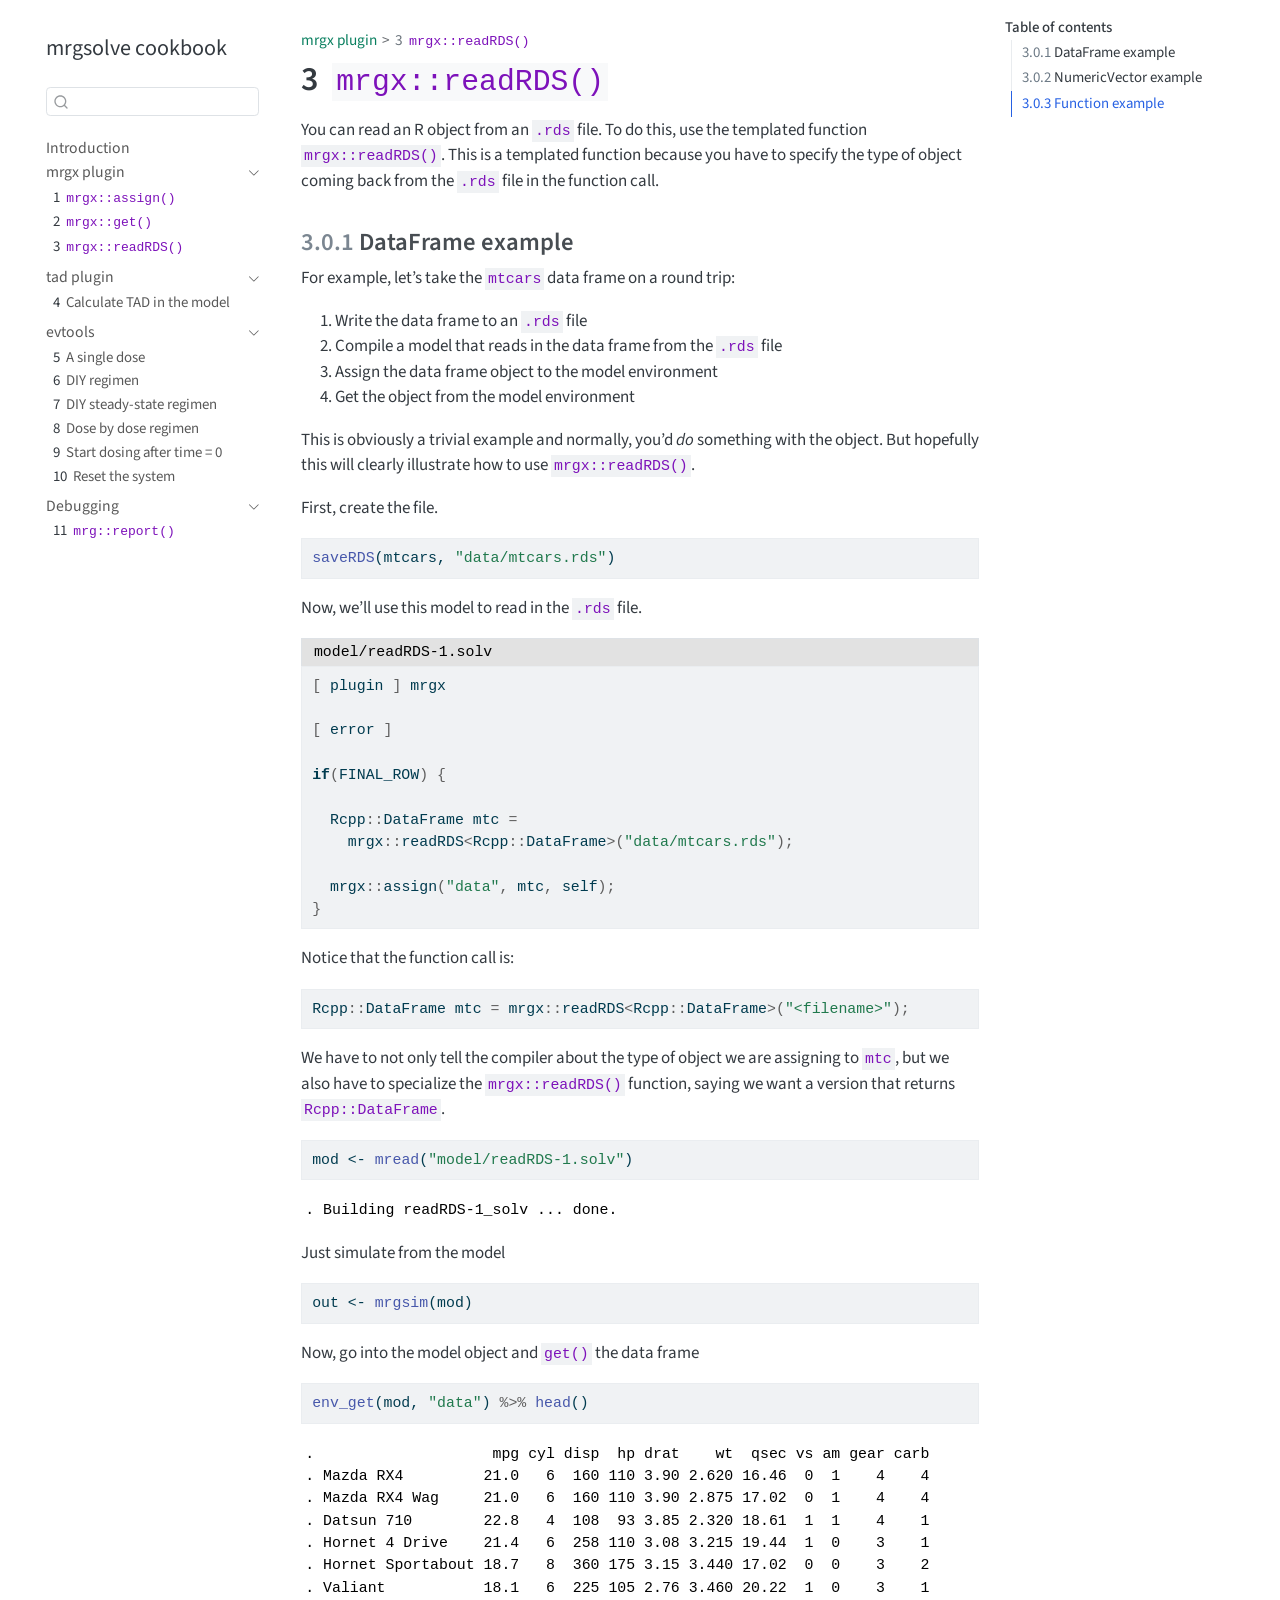
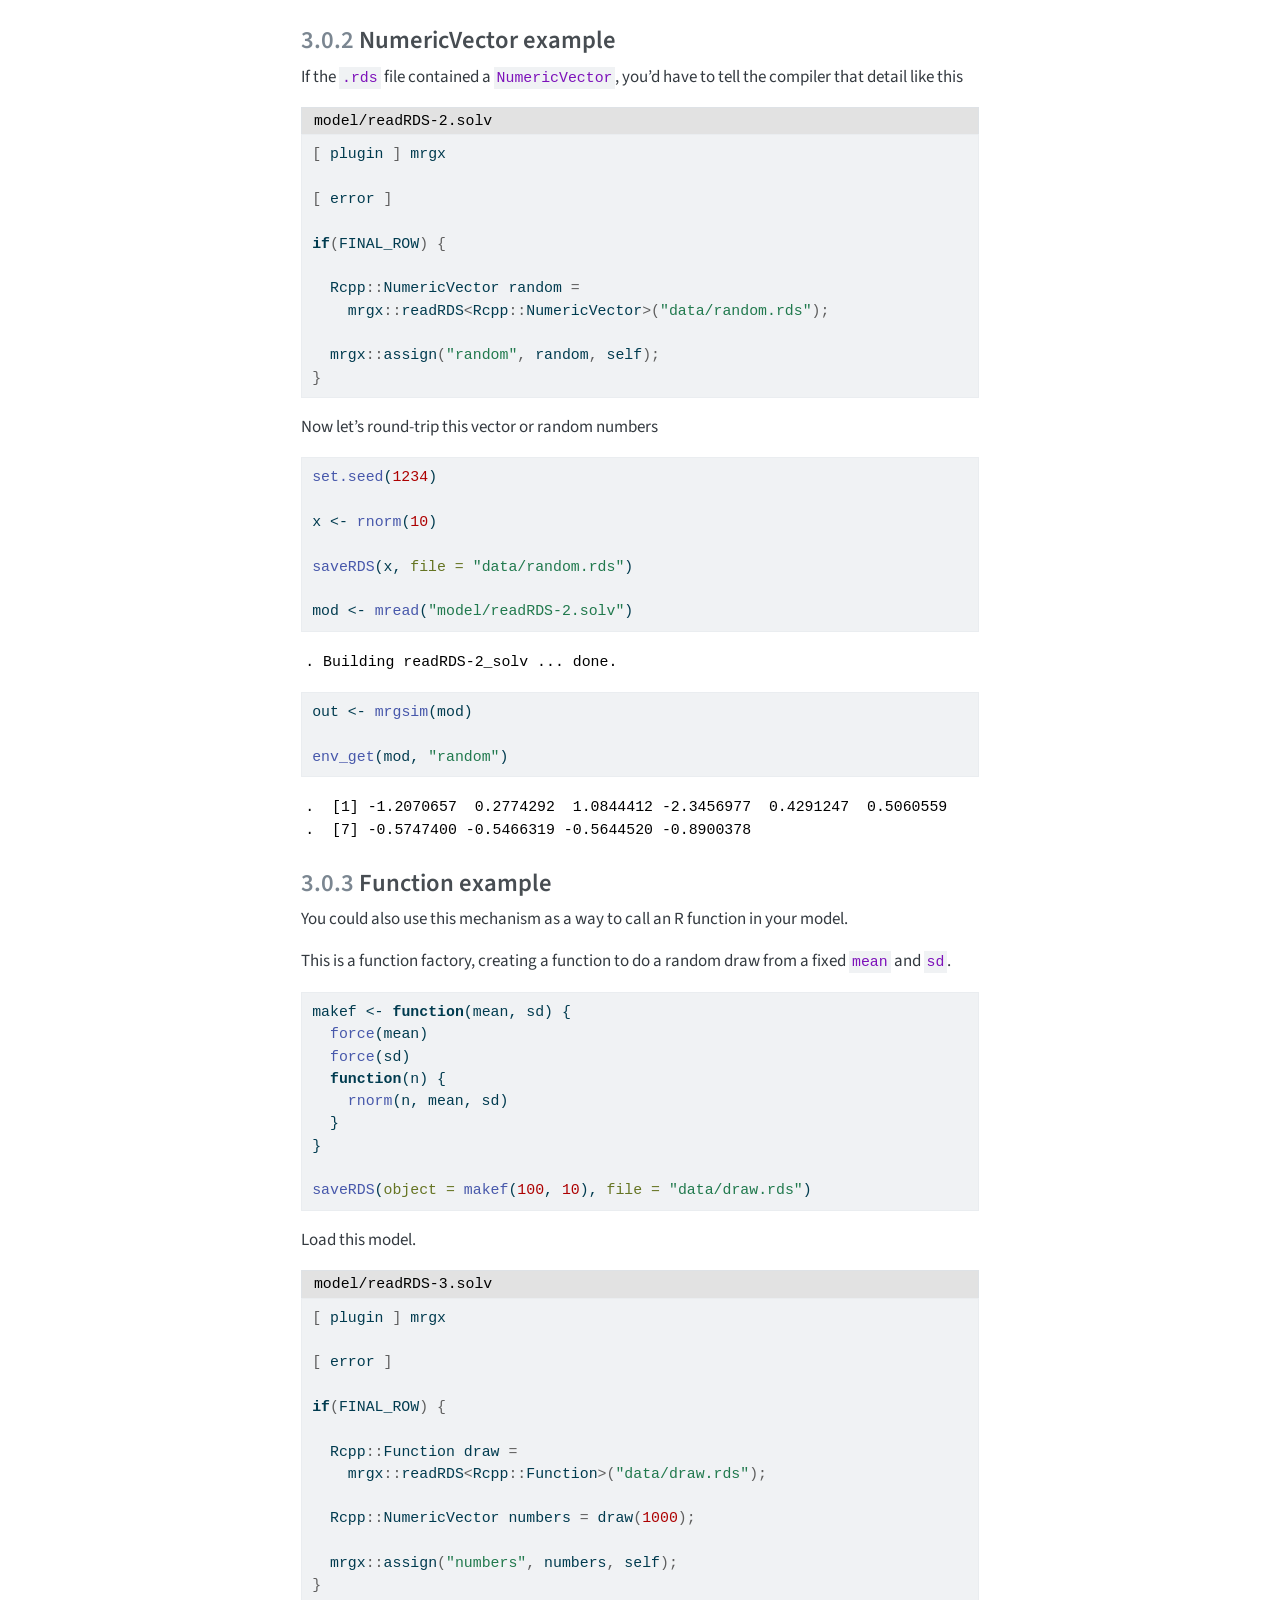
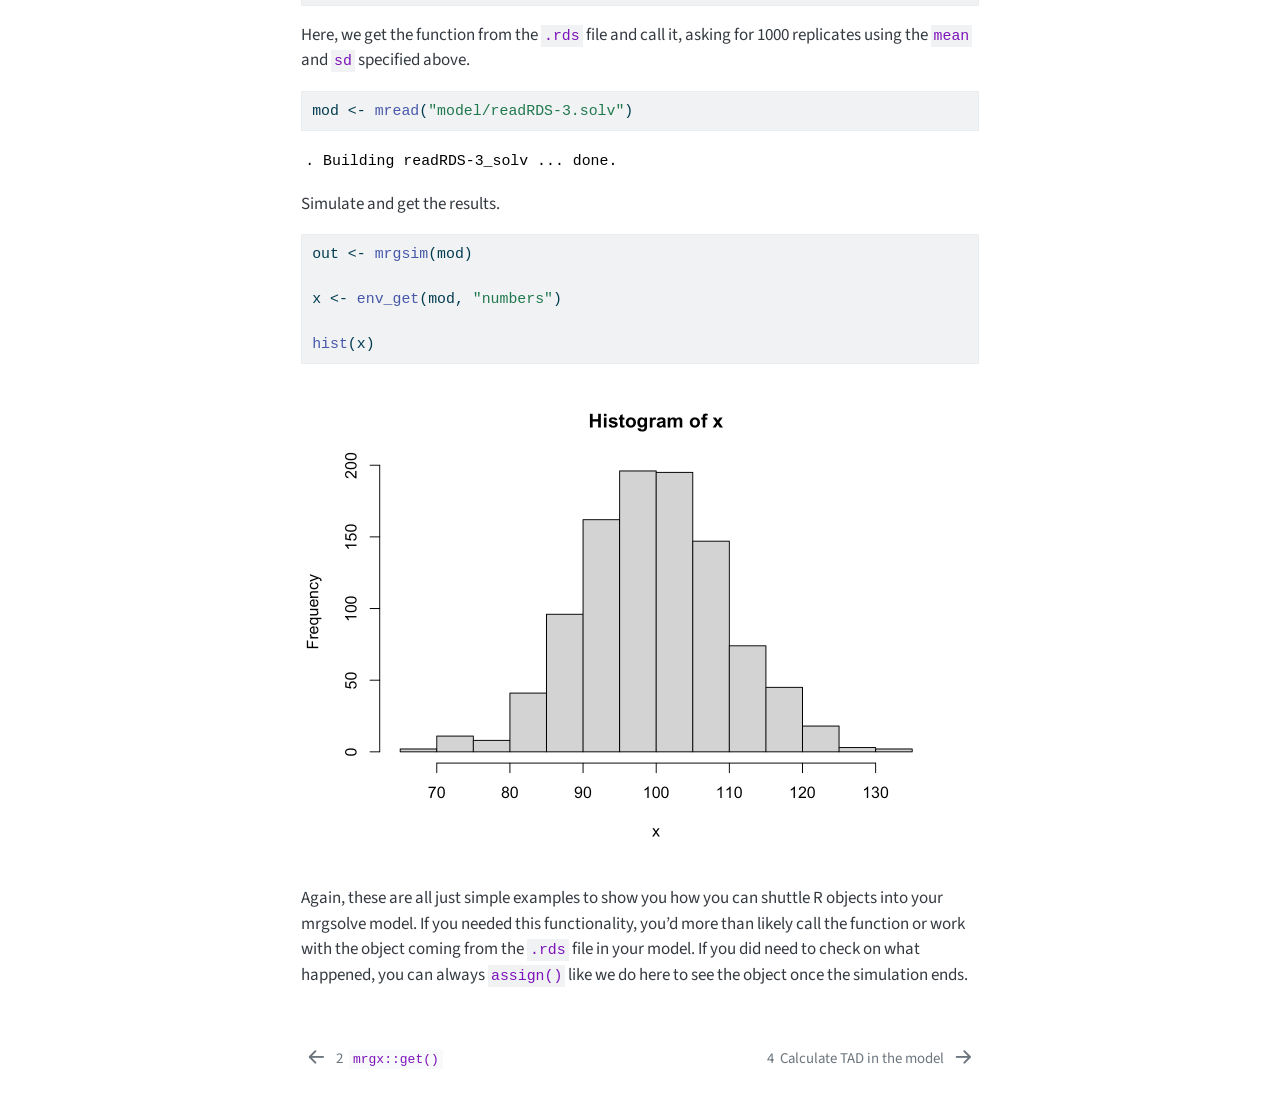
<file: docs/mrgx-rds.html>
<!DOCTYPE html>
<html xmlns="http://www.w3.org/1999/xhtml" lang="en" xml:lang="en"><head>

<meta charset="utf-8">
<meta name="generator" content="quarto-1.9.37">

<meta name="viewport" content="width=device-width, initial-scale=1.0, user-scalable=yes">


<title>3&nbsp; mrgx::readRDS() – mrgsolve cookbook</title>
<style>
/* Default styles provided by pandoc.
** See https://pandoc.org/MANUAL.html#variables-for-html for config info.
*/
code{white-space: pre-wrap;}
span.smallcaps{font-variant: small-caps;}
div.columns{display: flex; gap: min(4vw, 1.5em);}
div.column{flex: auto; overflow-x: auto;}
div.hanging-indent{margin-left: 1.5em; text-indent: -1.5em;}
ul.task-list{list-style: none;}
ul.task-list li input[type="checkbox"] {
  width: 0.8em;
  margin: 0 0.8em 0.2em -1em; /* quarto-specific, see https://github.com/quarto-dev/quarto-cli/issues/4556 */ 
  vertical-align: middle;
}
/* CSS for syntax highlighting */
html { -webkit-text-size-adjust: 100%; }
pre > code.sourceCode { white-space: pre; position: relative; }
pre > code.sourceCode > span { display: inline-block; line-height: 1.25; }
pre > code.sourceCode > span:empty { height: 1.2em; }
.sourceCode { overflow: visible; }
code.sourceCode > span { color: inherit; text-decoration: inherit; }
div.sourceCode { margin: 1em 0; }
pre.sourceCode { margin: 0; }
@media screen {
div.sourceCode { overflow: auto; }
}
@media print {
pre > code.sourceCode { white-space: pre-wrap; }
pre > code.sourceCode > span { text-indent: -5em; padding-left: 5em; }
}
pre.numberSource code
  { counter-reset: source-line 0; }
pre.numberSource code > span
  { position: relative; left: -4em; counter-increment: source-line; }
pre.numberSource code > span > a:first-child::before
  { content: counter(source-line);
    position: relative; left: -1em; text-align: right; vertical-align: baseline;
    border: none; display: inline-block;
    -webkit-touch-callout: none; -webkit-user-select: none;
    -khtml-user-select: none; -moz-user-select: none;
    -ms-user-select: none; user-select: none;
    padding: 0 4px; width: 4em;
  }
pre.numberSource { margin-left: 3em;  padding-left: 4px; }
div.sourceCode
  {   }
@media screen {
pre > code.sourceCode > span > a:first-child::before { text-decoration: underline; }
}
</style>


<script src="site_libs/quarto-nav/quarto-nav.js"></script>
<script src="site_libs/quarto-nav/headroom.min.js"></script>
<script src="site_libs/clipboard/clipboard.min.js"></script>
<script src="site_libs/quarto-search/autocomplete.umd.js"></script>
<script src="site_libs/quarto-search/fuse.min.js"></script>
<script src="site_libs/quarto-search/quarto-search.js"></script>
<meta name="quarto:offset" content="./">
<link href="./tad.html" rel="next">
<link href="./mrgx-get.html" rel="prev">
<link href="./images/MRG-Solve-Hex.png" rel="icon" type="image/png">
<script src="site_libs/quarto-html/quarto.js" type="module"></script>
<script src="site_libs/quarto-html/tabsets/tabsets.js" type="module"></script>
<script src="site_libs/quarto-html/popper.min.js"></script>
<script src="site_libs/quarto-html/tippy.umd.min.js"></script>
<script src="site_libs/quarto-html/anchor.min.js"></script>
<link href="site_libs/quarto-html/tippy.css" rel="stylesheet">
<link href="site_libs/quarto-html/quarto-syntax-highlighting-7f8f88aac4f3542376d5c11b86a4c14d.css" rel="stylesheet" id="quarto-text-highlighting-styles">
<script src="site_libs/bootstrap/bootstrap.min.js"></script>
<link href="site_libs/bootstrap/bootstrap-icons.css" rel="stylesheet">
<link href="site_libs/bootstrap/bootstrap-fcea66d32851c3decd982b1877fc33de.min.css" rel="stylesheet" append-hash="true" id="quarto-bootstrap" data-mode="light">
<script id="quarto-search-options" type="application/json">{
  "location": "sidebar",
  "copy-button": false,
  "collapse-after": 3,
  "panel-placement": "start",
  "type": "textbox",
  "limit": 50,
  "keyboard-shortcut": [
    "f",
    "/",
    "s"
  ],
  "show-item-context": false,
  "language": {
    "search-no-results-text": "No results",
    "search-matching-documents-text": "matching documents",
    "search-copy-link-title": "Copy link to search",
    "search-hide-matches-text": "Hide additional matches",
    "search-more-match-text": "more match in this document",
    "search-more-matches-text": "more matches in this document",
    "search-clear-button-title": "Clear",
    "search-text-placeholder": "",
    "search-detached-cancel-button-title": "Cancel",
    "search-submit-button-title": "Submit",
    "search-label": "Search"
  }
}</script>


</head>

<body class="nav-sidebar floating quarto-light">

<div id="quarto-search-results"></div>
  <header id="quarto-header" class="headroom fixed-top">
  <nav class="quarto-secondary-nav">
    <div class="container-fluid d-flex">
      <button type="button" class="quarto-btn-toggle btn" data-bs-toggle="collapse" role="button" data-bs-target=".quarto-sidebar-collapse-item" aria-controls="quarto-sidebar" aria-expanded="false" aria-label="Toggle sidebar navigation" onclick="if (window.quartoToggleHeadroom) { window.quartoToggleHeadroom(); }">
        <i class="bi bi-layout-text-sidebar-reverse"></i>
      </button>
        <nav class="quarto-page-breadcrumbs" aria-label="breadcrumb"><ol class="breadcrumb"><li class="breadcrumb-item"><a href="./mrgx-assign.html">mrgx plugin</a></li><li class="breadcrumb-item"><a href="./mrgx-rds.html"><span class="chapter-number">3</span>&nbsp; <span class="chapter-title"><code>mrgx::readRDS()</code></span></a></li></ol></nav>
        <a class="flex-grow-1" role="navigation" data-bs-toggle="collapse" data-bs-target=".quarto-sidebar-collapse-item" aria-controls="quarto-sidebar" aria-expanded="false" aria-label="Toggle sidebar navigation" onclick="if (window.quartoToggleHeadroom) { window.quartoToggleHeadroom(); }">      
        </a>
      <button type="button" class="btn quarto-search-button" aria-label="Search" onclick="window.quartoOpenSearch();">
        <i class="bi bi-search"></i>
      </button>
    </div>
  </nav>
</header>
<!-- content -->
<div id="quarto-content" class="quarto-container page-columns page-rows-contents page-layout-article">
<!-- sidebar -->
  <nav id="quarto-sidebar" class="sidebar collapse collapse-horizontal quarto-sidebar-collapse-item sidebar-navigation floating overflow-auto">
    <div class="pt-lg-2 mt-2 text-left sidebar-header">
    <div class="sidebar-title mb-0 py-0">
      <a href="./">mrgsolve cookbook</a> 
    </div>
      </div>
        <div class="mt-2 flex-shrink-0 align-items-center">
        <div class="sidebar-search">
        <div id="quarto-search" class="" title="Search"></div>
        </div>
        </div>
    <div class="sidebar-menu-container"> 
    <ul class="list-unstyled mt-1">
        <li class="sidebar-item">
  <div class="sidebar-item-container"> 
  <a href="./index.html" class="sidebar-item-text sidebar-link">
 <span class="menu-text">Introduction</span></a>
  </div>
</li>
        <li class="sidebar-item sidebar-item-section">
      <div class="sidebar-item-container"> 
            <a class="sidebar-item-text sidebar-link text-start" data-bs-toggle="collapse" data-bs-target="#quarto-sidebar-section-1" role="navigation" aria-expanded="true">
 <span class="menu-text">mrgx plugin</span></a>
          <a class="sidebar-item-toggle text-start" data-bs-toggle="collapse" data-bs-target="#quarto-sidebar-section-1" role="navigation" aria-expanded="true" aria-label="Toggle section">
            <i class="bi bi-chevron-right ms-2"></i>
          </a> 
      </div>
      <ul id="quarto-sidebar-section-1" class="collapse list-unstyled sidebar-section depth1 show">  
          <li class="sidebar-item">
  <div class="sidebar-item-container"> 
  <a href="./mrgx-assign.html" class="sidebar-item-text sidebar-link">
 <span class="menu-text"><span class="chapter-number">1</span>&nbsp; <span class="chapter-title"><code>mrgx::assign()</code></span></span></a>
  </div>
</li>
          <li class="sidebar-item">
  <div class="sidebar-item-container"> 
  <a href="./mrgx-get.html" class="sidebar-item-text sidebar-link">
 <span class="menu-text"><span class="chapter-number">2</span>&nbsp; <span class="chapter-title"><code>mrgx::get()</code></span></span></a>
  </div>
</li>
          <li class="sidebar-item">
  <div class="sidebar-item-container"> 
  <a href="./mrgx-rds.html" class="sidebar-item-text sidebar-link active">
 <span class="menu-text"><span class="chapter-number">3</span>&nbsp; <span class="chapter-title"><code>mrgx::readRDS()</code></span></span></a>
  </div>
</li>
      </ul>
  </li>
        <li class="sidebar-item sidebar-item-section">
      <div class="sidebar-item-container"> 
            <a class="sidebar-item-text sidebar-link text-start" data-bs-toggle="collapse" data-bs-target="#quarto-sidebar-section-2" role="navigation" aria-expanded="true">
 <span class="menu-text">tad plugin</span></a>
          <a class="sidebar-item-toggle text-start" data-bs-toggle="collapse" data-bs-target="#quarto-sidebar-section-2" role="navigation" aria-expanded="true" aria-label="Toggle section">
            <i class="bi bi-chevron-right ms-2"></i>
          </a> 
      </div>
      <ul id="quarto-sidebar-section-2" class="collapse list-unstyled sidebar-section depth1 show">  
          <li class="sidebar-item">
  <div class="sidebar-item-container"> 
  <a href="./tad.html" class="sidebar-item-text sidebar-link">
 <span class="menu-text"><span class="chapter-number">4</span>&nbsp; <span class="chapter-title">Calculate TAD in the model</span></span></a>
  </div>
</li>
      </ul>
  </li>
        <li class="sidebar-item sidebar-item-section">
      <div class="sidebar-item-container"> 
            <a class="sidebar-item-text sidebar-link text-start" data-bs-toggle="collapse" data-bs-target="#quarto-sidebar-section-3" role="navigation" aria-expanded="true">
 <span class="menu-text">evtools</span></a>
          <a class="sidebar-item-toggle text-start" data-bs-toggle="collapse" data-bs-target="#quarto-sidebar-section-3" role="navigation" aria-expanded="true" aria-label="Toggle section">
            <i class="bi bi-chevron-right ms-2"></i>
          </a> 
      </div>
      <ul id="quarto-sidebar-section-3" class="collapse list-unstyled sidebar-section depth1 show">  
          <li class="sidebar-item">
  <div class="sidebar-item-container"> 
  <a href="./evtools-0.html" class="sidebar-item-text sidebar-link">
 <span class="menu-text"><span class="chapter-number">5</span>&nbsp; <span class="chapter-title">A single dose</span></span></a>
  </div>
</li>
          <li class="sidebar-item">
  <div class="sidebar-item-container"> 
  <a href="./evtools-1.html" class="sidebar-item-text sidebar-link">
 <span class="menu-text"><span class="chapter-number">6</span>&nbsp; <span class="chapter-title">DIY regimen</span></span></a>
  </div>
</li>
          <li class="sidebar-item">
  <div class="sidebar-item-container"> 
  <a href="./evtools-2.html" class="sidebar-item-text sidebar-link">
 <span class="menu-text"><span class="chapter-number">7</span>&nbsp; <span class="chapter-title">DIY steady-state regimen</span></span></a>
  </div>
</li>
          <li class="sidebar-item">
  <div class="sidebar-item-container"> 
  <a href="./evtools-3-4.html" class="sidebar-item-text sidebar-link">
 <span class="menu-text"><span class="chapter-number">8</span>&nbsp; <span class="chapter-title">Dose by dose regimen</span></span></a>
  </div>
</li>
          <li class="sidebar-item">
  <div class="sidebar-item-container"> 
  <a href="./evtools-5.html" class="sidebar-item-text sidebar-link">
 <span class="menu-text"><span class="chapter-number">9</span>&nbsp; <span class="chapter-title">Start dosing after time = 0</span></span></a>
  </div>
</li>
          <li class="sidebar-item">
  <div class="sidebar-item-container"> 
  <a href="./evtools-6.html" class="sidebar-item-text sidebar-link">
 <span class="menu-text"><span class="chapter-number">10</span>&nbsp; <span class="chapter-title">Reset the system</span></span></a>
  </div>
</li>
      </ul>
  </li>
        <li class="sidebar-item sidebar-item-section">
      <div class="sidebar-item-container"> 
            <a class="sidebar-item-text sidebar-link text-start" data-bs-toggle="collapse" data-bs-target="#quarto-sidebar-section-4" role="navigation" aria-expanded="true">
 <span class="menu-text">Debugging</span></a>
          <a class="sidebar-item-toggle text-start" data-bs-toggle="collapse" data-bs-target="#quarto-sidebar-section-4" role="navigation" aria-expanded="true" aria-label="Toggle section">
            <i class="bi bi-chevron-right ms-2"></i>
          </a> 
      </div>
      <ul id="quarto-sidebar-section-4" class="collapse list-unstyled sidebar-section depth1 show">  
          <li class="sidebar-item">
  <div class="sidebar-item-container"> 
  <a href="./mrg-report.html" class="sidebar-item-text sidebar-link">
 <span class="menu-text"><span class="chapter-number">11</span>&nbsp; <span class="chapter-title"><code>mrg::report()</code></span></span></a>
  </div>
</li>
      </ul>
  </li>
    </ul>
    </div>
</nav>
<div id="quarto-sidebar-glass" class="quarto-sidebar-collapse-item" data-bs-toggle="collapse" data-bs-target=".quarto-sidebar-collapse-item"></div>
<!-- margin-sidebar -->
    <div id="quarto-margin-sidebar" class="sidebar margin-sidebar">
        <nav id="TOC" role="doc-toc" class="toc-active">
    <h2 id="toc-title">Table of contents</h2>
   
  <ul>
  <li><a href="#dataframe-example" id="toc-dataframe-example" class="nav-link active" data-scroll-target="#dataframe-example"><span class="header-section-number">3.0.1</span> DataFrame example</a></li>
  <li><a href="#numericvector-example" id="toc-numericvector-example" class="nav-link" data-scroll-target="#numericvector-example"><span class="header-section-number">3.0.2</span> NumericVector example</a></li>
  <li><a href="#function-example" id="toc-function-example" class="nav-link" data-scroll-target="#function-example"><span class="header-section-number">3.0.3</span> Function example</a></li>
  </ul>
</nav>
    </div>
<!-- main -->
<main class="content" id="quarto-document-content">

<header id="title-block-header" class="quarto-title-block default"><nav class="quarto-page-breadcrumbs quarto-title-breadcrumbs d-none d-lg-block" aria-label="breadcrumb"><ol class="breadcrumb"><li class="breadcrumb-item"><a href="./mrgx-assign.html">mrgx plugin</a></li><li class="breadcrumb-item"><a href="./mrgx-rds.html"><span class="chapter-number">3</span>&nbsp; <span class="chapter-title"><code>mrgx::readRDS()</code></span></a></li></ol></nav>
<div class="quarto-title">
<h1 class="title"><span class="chapter-number">3</span>&nbsp; <span class="chapter-title"><code>mrgx::readRDS()</code></span></h1>
</div>



<div class="quarto-title-meta">

    
  
    
  </div>
  


</header>


<p>You can read an R object from an <code>.rds</code> file. To do this, use the templated function <code>mrgx::readRDS()</code>. This is a templated function because you have to specify the type of object coming back from the <code>.rds</code> file in the function call.</p>
<section id="dataframe-example" class="level3" data-number="3.0.1">
<h3 data-number="3.0.1" class="anchored" data-anchor-id="dataframe-example"><span class="header-section-number">3.0.1</span> DataFrame example</h3>
<p>For example, let’s take the <code>mtcars</code> data frame on a round trip:</p>
<ol type="1">
<li>Write the data frame to an <code>.rds</code> file</li>
<li>Compile a model that reads in the data frame from the <code>.rds</code> file</li>
<li>Assign the data frame object to the model environment</li>
<li>Get the object from the model environment</li>
</ol>
<p>This is obviously a trivial example and normally, you’d <em>do</em> something with the object. But hopefully this will clearly illustrate how to use <code>mrgx::readRDS()</code>.</p>
<p>First, create the file.</p>
<div class="cell">
<div class="code-copy-outer-scaffold"><div class="sourceCode cell-code" id="cb1"><pre class="sourceCode r code-with-copy"><code class="sourceCode r"><span id="cb1-1"><a href="#cb1-1" aria-hidden="true" tabindex="-1"></a><span class="fu">saveRDS</span>(mtcars, <span class="st">"data/mtcars.rds"</span>)</span></code></pre></div><button title="Copy to Clipboard" class="code-copy-button"><i class="bi"></i></button></div>
</div>
<p>Now, we’ll use this model to read in the <code>.rds</code> file.</p>
<div class="cell">
<div class="code-with-filename">
<div class="code-with-filename-file">
<pre><strong>model/readRDS-1.solv</strong></pre>
</div>
<div class="code-copy-outer-scaffold"><div class="sourceCode cell-code" id="cb2"><pre class="sourceCode c code-with-copy"><code class="sourceCode c"><span id="cb2-1"><a href="#cb2-1" aria-hidden="true" tabindex="-1"></a><span class="op">[</span> plugin <span class="op">]</span> mrgx</span>
<span id="cb2-2"><a href="#cb2-2" aria-hidden="true" tabindex="-1"></a></span>
<span id="cb2-3"><a href="#cb2-3" aria-hidden="true" tabindex="-1"></a><span class="op">[</span> error <span class="op">]</span> </span>
<span id="cb2-4"><a href="#cb2-4" aria-hidden="true" tabindex="-1"></a></span>
<span id="cb2-5"><a href="#cb2-5" aria-hidden="true" tabindex="-1"></a><span class="cf">if</span><span class="op">(</span>FINAL_ROW<span class="op">)</span> <span class="op">{</span></span>
<span id="cb2-6"><a href="#cb2-6" aria-hidden="true" tabindex="-1"></a>  </span>
<span id="cb2-7"><a href="#cb2-7" aria-hidden="true" tabindex="-1"></a>  Rcpp<span class="op">::</span>DataFrame mtc <span class="op">=</span> </span>
<span id="cb2-8"><a href="#cb2-8" aria-hidden="true" tabindex="-1"></a>    mrgx<span class="op">::</span>readRDS<span class="op">&lt;</span>Rcpp<span class="op">::</span>DataFrame<span class="op">&gt;(</span><span class="st">"data/mtcars.rds"</span><span class="op">);</span></span>
<span id="cb2-9"><a href="#cb2-9" aria-hidden="true" tabindex="-1"></a>  </span>
<span id="cb2-10"><a href="#cb2-10" aria-hidden="true" tabindex="-1"></a>  mrgx<span class="op">::</span>assign<span class="op">(</span><span class="st">"data"</span><span class="op">,</span> mtc<span class="op">,</span> self<span class="op">);</span></span>
<span id="cb2-11"><a href="#cb2-11" aria-hidden="true" tabindex="-1"></a><span class="op">}</span></span></code></pre></div><button title="Copy to Clipboard" class="code-copy-button"><i class="bi"></i></button></div>
</div>
</div>
<p>Notice that the function call is:</p>
<div class="cell">
<div class="code-copy-outer-scaffold"><div class="sourceCode cell-code" id="cb3"><pre class="sourceCode c code-with-copy"><code class="sourceCode c"><span id="cb3-1"><a href="#cb3-1" aria-hidden="true" tabindex="-1"></a>Rcpp<span class="op">::</span>DataFrame mtc <span class="op">=</span> mrgx<span class="op">::</span>readRDS<span class="op">&lt;</span>Rcpp<span class="op">::</span>DataFrame<span class="op">&gt;(</span><span class="st">"&lt;filename&gt;"</span><span class="op">);</span></span></code></pre></div><button title="Copy to Clipboard" class="code-copy-button"><i class="bi"></i></button></div>
</div>
<p>We have to not only tell the compiler about the type of object we are assigning to <code>mtc</code>, but we also have to specialize the <code>mrgx::readRDS()</code> function, saying we want a version that returns <code>Rcpp::DataFrame</code>.</p>
<div class="cell">
<div class="code-copy-outer-scaffold"><div class="sourceCode cell-code" id="cb4"><pre class="sourceCode r code-with-copy"><code class="sourceCode r"><span id="cb4-1"><a href="#cb4-1" aria-hidden="true" tabindex="-1"></a>mod <span class="ot">&lt;-</span> <span class="fu">mread</span>(<span class="st">"model/readRDS-1.solv"</span>)</span></code></pre></div><button title="Copy to Clipboard" class="code-copy-button"><i class="bi"></i></button></div>
<div class="cell-output cell-output-stderr">
<pre><code>. Building readRDS-1_solv ... done.</code></pre>
</div>
</div>
<p>Just simulate from the model</p>
<div class="cell">
<div class="code-copy-outer-scaffold"><div class="sourceCode cell-code" id="cb6"><pre class="sourceCode r code-with-copy"><code class="sourceCode r"><span id="cb6-1"><a href="#cb6-1" aria-hidden="true" tabindex="-1"></a>out <span class="ot">&lt;-</span> <span class="fu">mrgsim</span>(mod)</span></code></pre></div><button title="Copy to Clipboard" class="code-copy-button"><i class="bi"></i></button></div>
</div>
<p>Now, go into the model object and <code>get()</code> the data frame</p>
<div class="cell">
<div class="code-copy-outer-scaffold"><div class="sourceCode cell-code" id="cb7"><pre class="sourceCode r code-with-copy"><code class="sourceCode r"><span id="cb7-1"><a href="#cb7-1" aria-hidden="true" tabindex="-1"></a><span class="fu">env_get</span>(mod, <span class="st">"data"</span>) <span class="sc">%&gt;%</span> <span class="fu">head</span>()</span></code></pre></div><button title="Copy to Clipboard" class="code-copy-button"><i class="bi"></i></button></div>
<div class="cell-output cell-output-stdout">
<pre><code>.                    mpg cyl disp  hp drat    wt  qsec vs am gear carb
. Mazda RX4         21.0   6  160 110 3.90 2.620 16.46  0  1    4    4
. Mazda RX4 Wag     21.0   6  160 110 3.90 2.875 17.02  0  1    4    4
. Datsun 710        22.8   4  108  93 3.85 2.320 18.61  1  1    4    1
. Hornet 4 Drive    21.4   6  258 110 3.08 3.215 19.44  1  0    3    1
. Hornet Sportabout 18.7   8  360 175 3.15 3.440 17.02  0  0    3    2
. Valiant           18.1   6  225 105 2.76 3.460 20.22  1  0    3    1</code></pre>
</div>
</div>
</section>
<section id="numericvector-example" class="level3" data-number="3.0.2">
<h3 data-number="3.0.2" class="anchored" data-anchor-id="numericvector-example"><span class="header-section-number">3.0.2</span> NumericVector example</h3>
<p>If the <code>.rds</code> file contained a <code>NumericVector</code>, you’d have to tell the compiler that detail like this</p>
<div class="cell">
<div class="code-with-filename">
<div class="code-with-filename-file">
<pre><strong>model/readRDS-2.solv</strong></pre>
</div>
<div class="code-copy-outer-scaffold"><div class="sourceCode cell-code" id="cb9"><pre class="sourceCode c code-with-copy"><code class="sourceCode c"><span id="cb9-1"><a href="#cb9-1" aria-hidden="true" tabindex="-1"></a><span class="op">[</span> plugin <span class="op">]</span> mrgx</span>
<span id="cb9-2"><a href="#cb9-2" aria-hidden="true" tabindex="-1"></a></span>
<span id="cb9-3"><a href="#cb9-3" aria-hidden="true" tabindex="-1"></a><span class="op">[</span> error <span class="op">]</span> </span>
<span id="cb9-4"><a href="#cb9-4" aria-hidden="true" tabindex="-1"></a></span>
<span id="cb9-5"><a href="#cb9-5" aria-hidden="true" tabindex="-1"></a><span class="cf">if</span><span class="op">(</span>FINAL_ROW<span class="op">)</span> <span class="op">{</span></span>
<span id="cb9-6"><a href="#cb9-6" aria-hidden="true" tabindex="-1"></a>  </span>
<span id="cb9-7"><a href="#cb9-7" aria-hidden="true" tabindex="-1"></a>  Rcpp<span class="op">::</span>NumericVector random <span class="op">=</span> </span>
<span id="cb9-8"><a href="#cb9-8" aria-hidden="true" tabindex="-1"></a>    mrgx<span class="op">::</span>readRDS<span class="op">&lt;</span>Rcpp<span class="op">::</span>NumericVector<span class="op">&gt;(</span><span class="st">"data/random.rds"</span><span class="op">);</span></span>
<span id="cb9-9"><a href="#cb9-9" aria-hidden="true" tabindex="-1"></a>  </span>
<span id="cb9-10"><a href="#cb9-10" aria-hidden="true" tabindex="-1"></a>  mrgx<span class="op">::</span>assign<span class="op">(</span><span class="st">"random"</span><span class="op">,</span> random<span class="op">,</span> self<span class="op">);</span></span>
<span id="cb9-11"><a href="#cb9-11" aria-hidden="true" tabindex="-1"></a><span class="op">}</span></span></code></pre></div><button title="Copy to Clipboard" class="code-copy-button"><i class="bi"></i></button></div>
</div>
</div>
<p>Now let’s round-trip this vector or random numbers</p>
<div class="cell">
<div class="code-copy-outer-scaffold"><div class="sourceCode cell-code" id="cb10"><pre class="sourceCode r code-with-copy"><code class="sourceCode r"><span id="cb10-1"><a href="#cb10-1" aria-hidden="true" tabindex="-1"></a><span class="fu">set.seed</span>(<span class="dv">1234</span>)</span>
<span id="cb10-2"><a href="#cb10-2" aria-hidden="true" tabindex="-1"></a></span>
<span id="cb10-3"><a href="#cb10-3" aria-hidden="true" tabindex="-1"></a>x <span class="ot">&lt;-</span> <span class="fu">rnorm</span>(<span class="dv">10</span>)</span>
<span id="cb10-4"><a href="#cb10-4" aria-hidden="true" tabindex="-1"></a></span>
<span id="cb10-5"><a href="#cb10-5" aria-hidden="true" tabindex="-1"></a><span class="fu">saveRDS</span>(x, <span class="at">file =</span> <span class="st">"data/random.rds"</span>)</span>
<span id="cb10-6"><a href="#cb10-6" aria-hidden="true" tabindex="-1"></a></span>
<span id="cb10-7"><a href="#cb10-7" aria-hidden="true" tabindex="-1"></a>mod <span class="ot">&lt;-</span> <span class="fu">mread</span>(<span class="st">"model/readRDS-2.solv"</span>)</span></code></pre></div><button title="Copy to Clipboard" class="code-copy-button"><i class="bi"></i></button></div>
<div class="cell-output cell-output-stderr">
<pre><code>. Building readRDS-2_solv ... done.</code></pre>
</div>
<div class="code-copy-outer-scaffold"><div class="sourceCode cell-code" id="cb12"><pre class="sourceCode r code-with-copy"><code class="sourceCode r"><span id="cb12-1"><a href="#cb12-1" aria-hidden="true" tabindex="-1"></a>out <span class="ot">&lt;-</span> <span class="fu">mrgsim</span>(mod)</span>
<span id="cb12-2"><a href="#cb12-2" aria-hidden="true" tabindex="-1"></a></span>
<span id="cb12-3"><a href="#cb12-3" aria-hidden="true" tabindex="-1"></a><span class="fu">env_get</span>(mod, <span class="st">"random"</span>)</span></code></pre></div><button title="Copy to Clipboard" class="code-copy-button"><i class="bi"></i></button></div>
<div class="cell-output cell-output-stdout">
<pre><code>.  [1] -1.2070657  0.2774292  1.0844412 -2.3456977  0.4291247  0.5060559
.  [7] -0.5747400 -0.5466319 -0.5644520 -0.8900378</code></pre>
</div>
</div>
</section>
<section id="function-example" class="level3" data-number="3.0.3">
<h3 data-number="3.0.3" class="anchored" data-anchor-id="function-example"><span class="header-section-number">3.0.3</span> Function example</h3>
<p>You could also use this mechanism as a way to call an R function in your model.</p>
<p>This is a function factory, creating a function to do a random draw from a fixed <code>mean</code> and <code>sd</code>.</p>
<div class="cell">
<div class="code-copy-outer-scaffold"><div class="sourceCode cell-code" id="cb14"><pre class="sourceCode r code-with-copy"><code class="sourceCode r"><span id="cb14-1"><a href="#cb14-1" aria-hidden="true" tabindex="-1"></a>makef <span class="ot">&lt;-</span> <span class="cf">function</span>(mean, sd) {</span>
<span id="cb14-2"><a href="#cb14-2" aria-hidden="true" tabindex="-1"></a>  <span class="fu">force</span>(mean)</span>
<span id="cb14-3"><a href="#cb14-3" aria-hidden="true" tabindex="-1"></a>  <span class="fu">force</span>(sd)</span>
<span id="cb14-4"><a href="#cb14-4" aria-hidden="true" tabindex="-1"></a>  <span class="cf">function</span>(n) {</span>
<span id="cb14-5"><a href="#cb14-5" aria-hidden="true" tabindex="-1"></a>    <span class="fu">rnorm</span>(n, mean, sd)  </span>
<span id="cb14-6"><a href="#cb14-6" aria-hidden="true" tabindex="-1"></a>  }</span>
<span id="cb14-7"><a href="#cb14-7" aria-hidden="true" tabindex="-1"></a>}</span>
<span id="cb14-8"><a href="#cb14-8" aria-hidden="true" tabindex="-1"></a></span>
<span id="cb14-9"><a href="#cb14-9" aria-hidden="true" tabindex="-1"></a><span class="fu">saveRDS</span>(<span class="at">object =</span> <span class="fu">makef</span>(<span class="dv">100</span>, <span class="dv">10</span>), <span class="at">file =</span> <span class="st">"data/draw.rds"</span>)</span></code></pre></div><button title="Copy to Clipboard" class="code-copy-button"><i class="bi"></i></button></div>
</div>
<p>Load this model.</p>
<div class="cell">
<div class="code-with-filename">
<div class="code-with-filename-file">
<pre><strong>model/readRDS-3.solv</strong></pre>
</div>
<div class="code-copy-outer-scaffold"><div class="sourceCode cell-code" id="cb15"><pre class="sourceCode c code-with-copy"><code class="sourceCode c"><span id="cb15-1"><a href="#cb15-1" aria-hidden="true" tabindex="-1"></a><span class="op">[</span> plugin <span class="op">]</span> mrgx</span>
<span id="cb15-2"><a href="#cb15-2" aria-hidden="true" tabindex="-1"></a></span>
<span id="cb15-3"><a href="#cb15-3" aria-hidden="true" tabindex="-1"></a><span class="op">[</span> error <span class="op">]</span> </span>
<span id="cb15-4"><a href="#cb15-4" aria-hidden="true" tabindex="-1"></a></span>
<span id="cb15-5"><a href="#cb15-5" aria-hidden="true" tabindex="-1"></a><span class="cf">if</span><span class="op">(</span>FINAL_ROW<span class="op">)</span> <span class="op">{</span></span>
<span id="cb15-6"><a href="#cb15-6" aria-hidden="true" tabindex="-1"></a>  </span>
<span id="cb15-7"><a href="#cb15-7" aria-hidden="true" tabindex="-1"></a>  Rcpp<span class="op">::</span>Function draw <span class="op">=</span> </span>
<span id="cb15-8"><a href="#cb15-8" aria-hidden="true" tabindex="-1"></a>    mrgx<span class="op">::</span>readRDS<span class="op">&lt;</span>Rcpp<span class="op">::</span>Function<span class="op">&gt;(</span><span class="st">"data/draw.rds"</span><span class="op">);</span></span>
<span id="cb15-9"><a href="#cb15-9" aria-hidden="true" tabindex="-1"></a>  </span>
<span id="cb15-10"><a href="#cb15-10" aria-hidden="true" tabindex="-1"></a>  Rcpp<span class="op">::</span>NumericVector numbers <span class="op">=</span> draw<span class="op">(</span><span class="dv">1000</span><span class="op">);</span></span>
<span id="cb15-11"><a href="#cb15-11" aria-hidden="true" tabindex="-1"></a>  </span>
<span id="cb15-12"><a href="#cb15-12" aria-hidden="true" tabindex="-1"></a>  mrgx<span class="op">::</span>assign<span class="op">(</span><span class="st">"numbers"</span><span class="op">,</span> numbers<span class="op">,</span> self<span class="op">);</span></span>
<span id="cb15-13"><a href="#cb15-13" aria-hidden="true" tabindex="-1"></a><span class="op">}</span></span></code></pre></div><button title="Copy to Clipboard" class="code-copy-button"><i class="bi"></i></button></div>
</div>
</div>
<p>Here, we get the function from the <code>.rds</code> file and call it, asking for 1000 replicates using the <code>mean</code> and <code>sd</code> specified above.</p>
<div class="cell">
<div class="code-copy-outer-scaffold"><div class="sourceCode cell-code" id="cb16"><pre class="sourceCode r code-with-copy"><code class="sourceCode r"><span id="cb16-1"><a href="#cb16-1" aria-hidden="true" tabindex="-1"></a>mod <span class="ot">&lt;-</span> <span class="fu">mread</span>(<span class="st">"model/readRDS-3.solv"</span>)</span></code></pre></div><button title="Copy to Clipboard" class="code-copy-button"><i class="bi"></i></button></div>
<div class="cell-output cell-output-stderr">
<pre><code>. Building readRDS-3_solv ... done.</code></pre>
</div>
</div>
<p>Simulate and get the results.</p>
<div class="cell">
<div class="code-copy-outer-scaffold"><div class="sourceCode cell-code" id="cb18"><pre class="sourceCode r code-with-copy"><code class="sourceCode r"><span id="cb18-1"><a href="#cb18-1" aria-hidden="true" tabindex="-1"></a>out <span class="ot">&lt;-</span> <span class="fu">mrgsim</span>(mod)</span>
<span id="cb18-2"><a href="#cb18-2" aria-hidden="true" tabindex="-1"></a></span>
<span id="cb18-3"><a href="#cb18-3" aria-hidden="true" tabindex="-1"></a>x <span class="ot">&lt;-</span> <span class="fu">env_get</span>(mod, <span class="st">"numbers"</span>)</span>
<span id="cb18-4"><a href="#cb18-4" aria-hidden="true" tabindex="-1"></a></span>
<span id="cb18-5"><a href="#cb18-5" aria-hidden="true" tabindex="-1"></a><span class="fu">hist</span>(x)</span></code></pre></div><button title="Copy to Clipboard" class="code-copy-button"><i class="bi"></i></button></div>
<div class="cell-output-display">
<div>
<figure class="figure">
<p><img src="mrgx-rds_files/figure-html/unnamed-chunk-15-1.png" class="img-fluid figure-img" width="672"></p>
</figure>
</div>
</div>
</div>
<p>Again, these are all just simple examples to show you how you can shuttle R objects into your mrgsolve model. If you needed this functionality, you’d more than likely call the function or work with the object coming from the <code>.rds</code> file in your model. If you did need to check on what happened, you can always <code>assign()</code> like we do here to see the object once the simulation ends.</p>


</section>

</main> <!-- /main -->
<script id="quarto-html-after-body" type="application/javascript">
  window.document.addEventListener("DOMContentLoaded", function (event) {
    const icon = "";
    const anchorJS = new window.AnchorJS();
    anchorJS.options = {
      placement: 'right',
      icon: icon
    };
    anchorJS.add('.anchored');
    const isCodeAnnotation = (el) => {
      for (const clz of el.classList) {
        if (clz.startsWith('code-annotation-')) {                     
          return true;
        }
      }
      return false;
    }
    const onCopySuccess = function(e) {
      // button target
      const button = e.trigger;
      // don't keep focus
      button.blur();
      // flash "checked"
      button.classList.add('code-copy-button-checked');
      var currentTitle = button.getAttribute("title");
      button.setAttribute("title", "Copied!");
      let tooltip;
      if (window.bootstrap) {
        button.setAttribute("data-bs-toggle", "tooltip");
        button.setAttribute("data-bs-placement", "left");
        button.setAttribute("data-bs-title", "Copied!");
        tooltip = new bootstrap.Tooltip(button, 
          { trigger: "manual", 
            customClass: "code-copy-button-tooltip",
            offset: [0, -8]});
        tooltip.show();    
      }
      setTimeout(function() {
        if (tooltip) {
          tooltip.hide();
          button.removeAttribute("data-bs-title");
          button.removeAttribute("data-bs-toggle");
          button.removeAttribute("data-bs-placement");
        }
        button.setAttribute("title", currentTitle);
        button.classList.remove('code-copy-button-checked');
      }, 1000);
      // clear code selection
      e.clearSelection();
    }
    const getTextToCopy = function(trigger) {
      const outerScaffold = trigger.parentElement.cloneNode(true);
      const codeEl = outerScaffold.querySelector('code');
      for (const childEl of codeEl.children) {
        if (isCodeAnnotation(childEl)) {
          childEl.remove();
        }
      }
      return codeEl.innerText;
    }
    const clipboard = new window.ClipboardJS('.code-copy-button:not([data-in-quarto-modal])', {
      text: getTextToCopy
    });
    clipboard.on('success', onCopySuccess);
    if (window.document.getElementById('quarto-embedded-source-code-modal')) {
      const clipboardModal = new window.ClipboardJS('.code-copy-button[data-in-quarto-modal]', {
        text: getTextToCopy,
        container: window.document.getElementById('quarto-embedded-source-code-modal')
      });
      clipboardModal.on('success', onCopySuccess);
    }
      var localhostRegex = new RegExp(/^(?:http|https):\/\/localhost\:?[0-9]*\//);
      var mailtoRegex = new RegExp(/^mailto:/);
        var filterRegex = new RegExp('/' + window.location.host + '/');
      var isInternal = (href) => {
          return filterRegex.test(href) || localhostRegex.test(href) || mailtoRegex.test(href);
      }
      // Inspect non-navigation links and adorn them if external
     var links = window.document.querySelectorAll('a[href]:not(.nav-link):not(.navbar-brand):not(.toc-action):not(.sidebar-link):not(.sidebar-item-toggle):not(.pagination-link):not(.no-external):not([aria-hidden]):not(.dropdown-item):not(.quarto-navigation-tool):not(.about-link)');
      for (var i=0; i<links.length; i++) {
        const link = links[i];
        if (!isInternal(link.href)) {
          // undo the damage that might have been done by quarto-nav.js in the case of
          // links that we want to consider external
          if (link.dataset.originalHref !== undefined) {
            link.href = link.dataset.originalHref;
          }
        }
      }
    function tippyHover(el, contentFn, onTriggerFn, onUntriggerFn) {
      const config = {
        allowHTML: true,
        maxWidth: 500,
        delay: 100,
        arrow: false,
        appendTo: function(el) {
            return el.parentElement;
        },
        interactive: true,
        interactiveBorder: 10,
        theme: 'quarto',
        placement: 'bottom-start',
      };
      if (contentFn) {
        config.content = contentFn;
      }
      if (onTriggerFn) {
        config.onTrigger = onTriggerFn;
      }
      if (onUntriggerFn) {
        config.onUntrigger = onUntriggerFn;
      }
      window.tippy(el, config); 
    }
    const noterefs = window.document.querySelectorAll('a[role="doc-noteref"]');
    for (var i=0; i<noterefs.length; i++) {
      const ref = noterefs[i];
      tippyHover(ref, function() {
        // use id or data attribute instead here
        let href = ref.getAttribute('data-footnote-href') || ref.getAttribute('href');
        try { href = new URL(href).hash; } catch {}
        const id = href.replace(/^#\/?/, "");
        const note = window.document.getElementById(id);
        if (note) {
          return note.innerHTML;
        } else {
          return "";
        }
      });
    }
    const xrefs = window.document.querySelectorAll('a.quarto-xref');
    const processXRef = (id, note) => {
      // Strip column container classes
      const stripColumnClz = (el) => {
        el.classList.remove("page-full", "page-columns");
        if (el.children) {
          for (const child of el.children) {
            stripColumnClz(child);
          }
        }
      }
      stripColumnClz(note)
      if (id === null || id.startsWith('sec-')) {
        // Special case sections, only their first couple elements
        const container = document.createElement("div");
        if (note.children && note.children.length > 2) {
          container.appendChild(note.children[0].cloneNode(true));
          for (let i = 1; i < note.children.length; i++) {
            const child = note.children[i];
            if (child.tagName === "P" && child.innerText === "") {
              continue;
            } else {
              container.appendChild(child.cloneNode(true));
              break;
            }
          }
          if (window.Quarto?.typesetMath) {
            window.Quarto.typesetMath(container);
          }
          return container.innerHTML
        } else {
          if (window.Quarto?.typesetMath) {
            window.Quarto.typesetMath(note);
          }
          return note.innerHTML;
        }
      } else {
        // Remove any anchor links if they are present
        const anchorLink = note.querySelector('a.anchorjs-link');
        if (anchorLink) {
          anchorLink.remove();
        }
        if (window.Quarto?.typesetMath) {
          window.Quarto.typesetMath(note);
        }
        if (note.classList.contains("callout")) {
          return note.outerHTML;
        } else {
          return note.innerHTML;
        }
      }
    }
    for (var i=0; i<xrefs.length; i++) {
      const xref = xrefs[i];
      tippyHover(xref, undefined, function(instance) {
        instance.disable();
        let url = xref.getAttribute('href');
        let hash = undefined; 
        if (url.startsWith('#')) {
          hash = url;
        } else {
          try { hash = new URL(url).hash; } catch {}
        }
        if (hash) {
          const id = hash.replace(/^#\/?/, "");
          const note = window.document.getElementById(id);
          if (note !== null) {
            try {
              const html = processXRef(id, note.cloneNode(true));
              instance.setContent(html);
            } finally {
              instance.enable();
              instance.show();
            }
          } else {
            // See if we can fetch this
            fetch(url.split('#')[0])
            .then(res => res.text())
            .then(html => {
              const parser = new DOMParser();
              const htmlDoc = parser.parseFromString(html, "text/html");
              const note = htmlDoc.getElementById(id);
              if (note !== null) {
                const html = processXRef(id, note);
                instance.setContent(html);
              } 
            }).finally(() => {
              instance.enable();
              instance.show();
            });
          }
        } else {
          // See if we can fetch a full url (with no hash to target)
          // This is a special case and we should probably do some content thinning / targeting
          fetch(url)
          .then(res => res.text())
          .then(html => {
            const parser = new DOMParser();
            const htmlDoc = parser.parseFromString(html, "text/html");
            const note = htmlDoc.querySelector('main.content');
            if (note !== null) {
              // This should only happen for chapter cross references
              // (since there is no id in the URL)
              // remove the first header
              if (note.children.length > 0 && note.children[0].tagName === "HEADER") {
                note.children[0].remove();
              }
              const html = processXRef(null, note);
              instance.setContent(html);
            } 
          }).finally(() => {
            instance.enable();
            instance.show();
          });
        }
      }, function(instance) {
      });
    }
        let selectedAnnoteEl;
        const selectorForAnnotation = ( cell, annotation) => {
          let cellAttr = 'data-code-cell="' + cell + '"';
          let lineAttr = 'data-code-annotation="' +  annotation + '"';
          const selector = 'span[' + cellAttr + '][' + lineAttr + ']';
          return selector;
        }
        const selectCodeLines = (annoteEl) => {
          const doc = window.document;
          const targetCell = annoteEl.getAttribute("data-target-cell");
          const targetAnnotation = annoteEl.getAttribute("data-target-annotation");
          const annoteSpan = window.document.querySelector(selectorForAnnotation(targetCell, targetAnnotation));
          const lines = annoteSpan.getAttribute("data-code-lines").split(",");
          const lineIds = lines.map((line) => {
            return targetCell + "-" + line;
          })
          let top = null;
          let height = null;
          let parent = null;
          if (lineIds.length > 0) {
              //compute the position of the single el (top and bottom and make a div)
              const el = window.document.getElementById(lineIds[0]);
              top = el.offsetTop;
              height = el.offsetHeight;
              parent = el.parentElement.parentElement;
            if (lineIds.length > 1) {
              const lastEl = window.document.getElementById(lineIds[lineIds.length - 1]);
              const bottom = lastEl.offsetTop + lastEl.offsetHeight;
              height = bottom - top;
            }
            if (top !== null && height !== null && parent !== null) {
              // cook up a div (if necessary) and position it 
              let div = window.document.getElementById("code-annotation-line-highlight");
              if (div === null) {
                div = window.document.createElement("div");
                div.setAttribute("id", "code-annotation-line-highlight");
                div.style.position = 'absolute';
                parent.appendChild(div);
              }
              div.style.top = top - 2 + "px";
              div.style.height = height + 4 + "px";
              div.style.left = 0;
              let gutterDiv = window.document.getElementById("code-annotation-line-highlight-gutter");
              if (gutterDiv === null) {
                gutterDiv = window.document.createElement("div");
                gutterDiv.setAttribute("id", "code-annotation-line-highlight-gutter");
                gutterDiv.style.position = 'absolute';
                const codeCell = window.document.getElementById(targetCell);
                const gutter = codeCell.querySelector('.code-annotation-gutter');
                gutter.appendChild(gutterDiv);
              }
              gutterDiv.style.top = top - 2 + "px";
              gutterDiv.style.height = height + 4 + "px";
            }
            selectedAnnoteEl = annoteEl;
          }
        };
        const unselectCodeLines = () => {
          const elementsIds = ["code-annotation-line-highlight", "code-annotation-line-highlight-gutter"];
          elementsIds.forEach((elId) => {
            const div = window.document.getElementById(elId);
            if (div) {
              div.remove();
            }
          });
          selectedAnnoteEl = undefined;
        };
          // Handle positioning of the toggle
      window.addEventListener(
        "resize",
        throttle(() => {
          elRect = undefined;
          if (selectedAnnoteEl) {
            selectCodeLines(selectedAnnoteEl);
          }
        }, 10)
      );
      function throttle(fn, ms) {
      let throttle = false;
      let timer;
        return (...args) => {
          if(!throttle) { // first call gets through
              fn.apply(this, args);
              throttle = true;
          } else { // all the others get throttled
              if(timer) clearTimeout(timer); // cancel #2
              timer = setTimeout(() => {
                fn.apply(this, args);
                timer = throttle = false;
              }, ms);
          }
        };
      }
        // Attach click handler to the DT
        const annoteDls = window.document.querySelectorAll('dt[data-target-cell]');
        for (const annoteDlNode of annoteDls) {
          annoteDlNode.addEventListener('click', (event) => {
            const clickedEl = event.target;
            if (clickedEl !== selectedAnnoteEl) {
              unselectCodeLines();
              const activeEl = window.document.querySelector('dt[data-target-cell].code-annotation-active');
              if (activeEl) {
                activeEl.classList.remove('code-annotation-active');
              }
              selectCodeLines(clickedEl);
              clickedEl.classList.add('code-annotation-active');
            } else {
              // Unselect the line
              unselectCodeLines();
              clickedEl.classList.remove('code-annotation-active');
            }
          });
        }
    const findCites = (el) => {
      const parentEl = el.parentElement;
      if (parentEl) {
        const cites = parentEl.dataset.cites;
        if (cites) {
          return {
            el,
            cites: cites.split(' ')
          };
        } else {
          return findCites(el.parentElement)
        }
      } else {
        return undefined;
      }
    };
    var bibliorefs = window.document.querySelectorAll('a[role="doc-biblioref"]');
    for (var i=0; i<bibliorefs.length; i++) {
      const ref = bibliorefs[i];
      const citeInfo = findCites(ref);
      if (citeInfo) {
        tippyHover(citeInfo.el, function() {
          var popup = window.document.createElement('div');
          citeInfo.cites.forEach(function(cite) {
            var citeDiv = window.document.createElement('div');
            citeDiv.classList.add('hanging-indent');
            citeDiv.classList.add('csl-entry');
            var biblioDiv = window.document.getElementById('ref-' + cite);
            if (biblioDiv) {
              citeDiv.innerHTML = biblioDiv.innerHTML;
            }
            popup.appendChild(citeDiv);
          });
          return popup.innerHTML;
        });
      }
    }
  });
  </script>
<nav class="page-navigation">
  <div class="nav-page nav-page-previous">
      <a href="./mrgx-get.html" class="pagination-link" aria-label="`mrgx::get()`">
        <i class="bi bi-arrow-left-short"></i> <span class="nav-page-text"><span class="chapter-number">2</span>&nbsp; <span class="chapter-title"><code>mrgx::get()</code></span></span>
      </a>          
  </div>
  <div class="nav-page nav-page-next">
      <a href="./tad.html" class="pagination-link" aria-label="Calculate TAD in the model">
        <span class="nav-page-text"><span class="chapter-number">4</span>&nbsp; <span class="chapter-title">Calculate TAD in the model</span></span> <i class="bi bi-arrow-right-short"></i>
      </a>
  </div>
</nav>
</div> <!-- /content -->




</body></html>
</file>
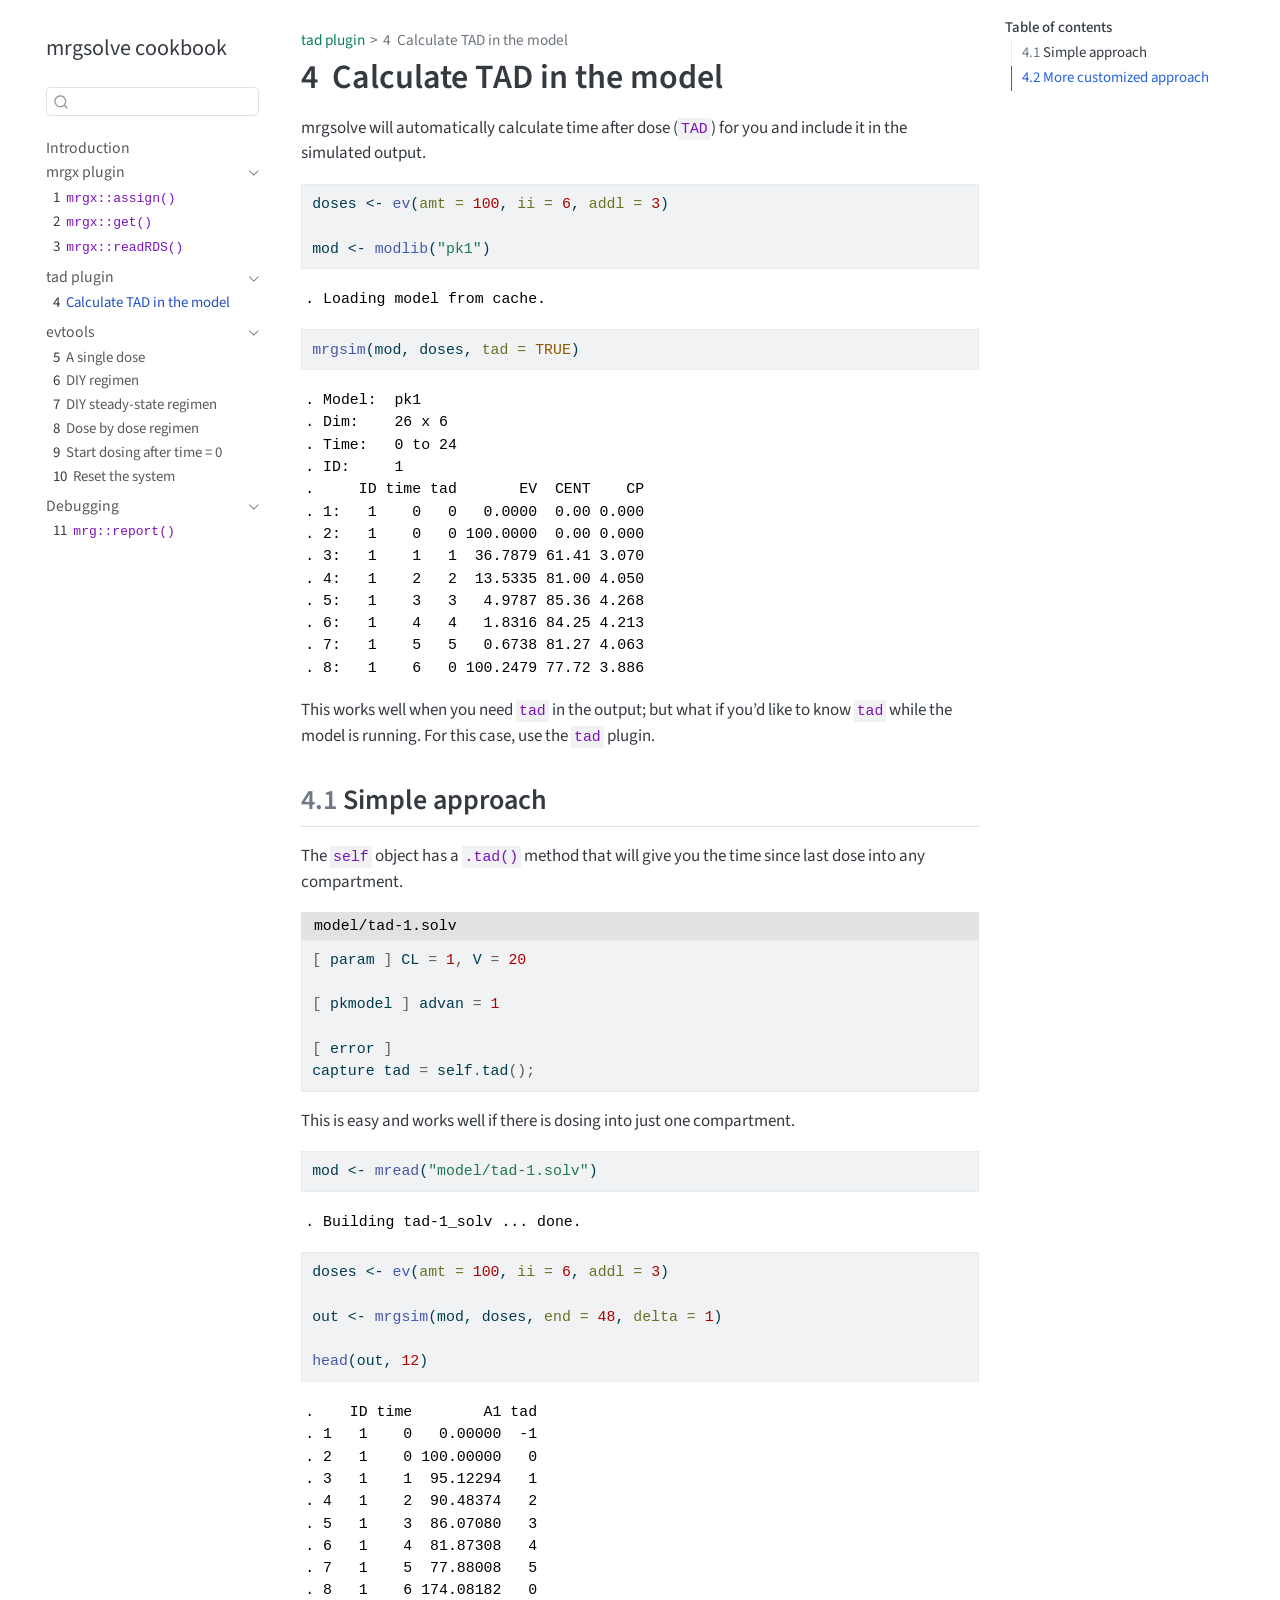
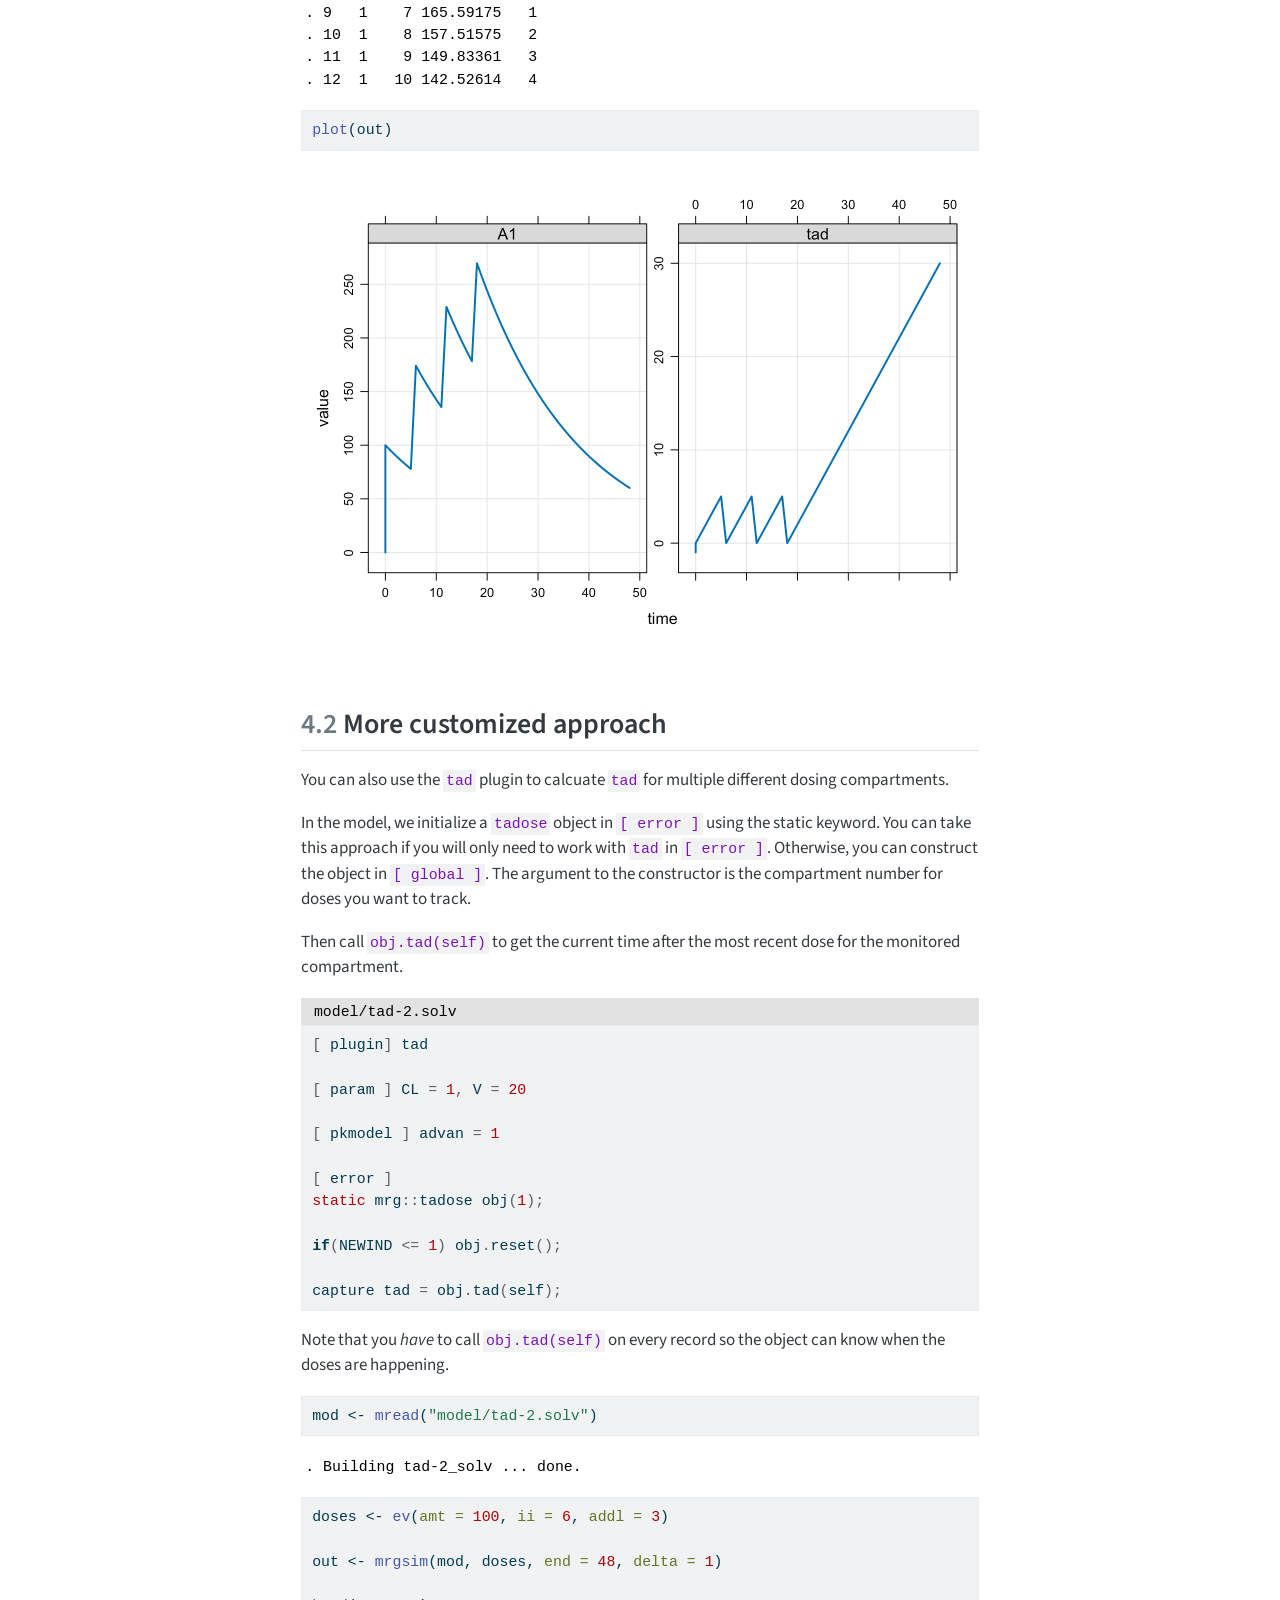
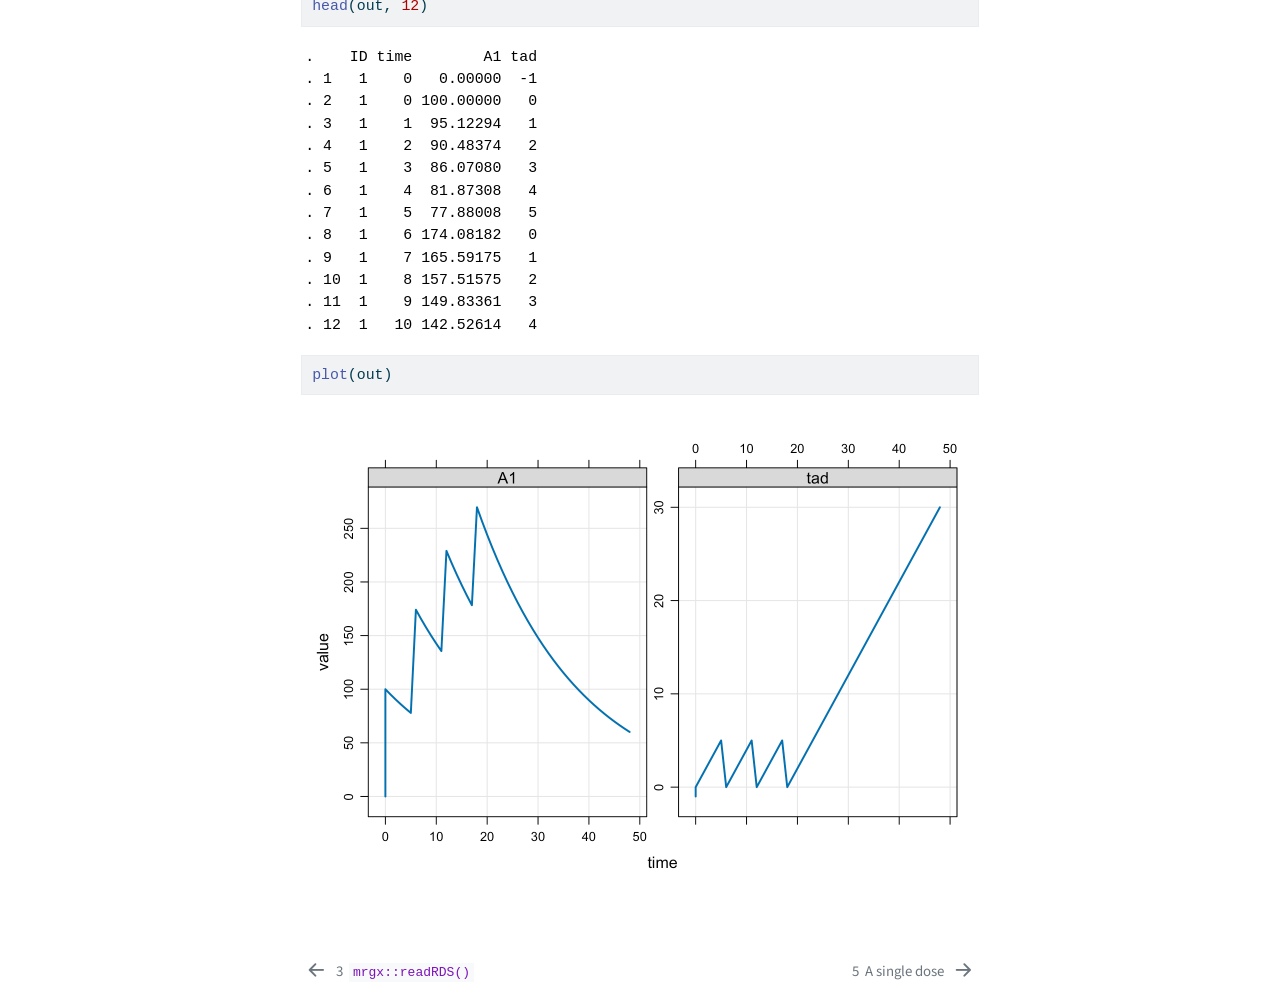
<file: docs/tad.html>
<!DOCTYPE html>
<html xmlns="http://www.w3.org/1999/xhtml" lang="en" xml:lang="en"><head>

<meta charset="utf-8">
<meta name="generator" content="quarto-1.9.37">

<meta name="viewport" content="width=device-width, initial-scale=1.0, user-scalable=yes">


<title>4&nbsp; Calculate TAD in the model – mrgsolve cookbook</title>
<style>
/* Default styles provided by pandoc.
** See https://pandoc.org/MANUAL.html#variables-for-html for config info.
*/
code{white-space: pre-wrap;}
span.smallcaps{font-variant: small-caps;}
div.columns{display: flex; gap: min(4vw, 1.5em);}
div.column{flex: auto; overflow-x: auto;}
div.hanging-indent{margin-left: 1.5em; text-indent: -1.5em;}
ul.task-list{list-style: none;}
ul.task-list li input[type="checkbox"] {
  width: 0.8em;
  margin: 0 0.8em 0.2em -1em; /* quarto-specific, see https://github.com/quarto-dev/quarto-cli/issues/4556 */ 
  vertical-align: middle;
}
/* CSS for syntax highlighting */
html { -webkit-text-size-adjust: 100%; }
pre > code.sourceCode { white-space: pre; position: relative; }
pre > code.sourceCode > span { display: inline-block; line-height: 1.25; }
pre > code.sourceCode > span:empty { height: 1.2em; }
.sourceCode { overflow: visible; }
code.sourceCode > span { color: inherit; text-decoration: inherit; }
div.sourceCode { margin: 1em 0; }
pre.sourceCode { margin: 0; }
@media screen {
div.sourceCode { overflow: auto; }
}
@media print {
pre > code.sourceCode { white-space: pre-wrap; }
pre > code.sourceCode > span { text-indent: -5em; padding-left: 5em; }
}
pre.numberSource code
  { counter-reset: source-line 0; }
pre.numberSource code > span
  { position: relative; left: -4em; counter-increment: source-line; }
pre.numberSource code > span > a:first-child::before
  { content: counter(source-line);
    position: relative; left: -1em; text-align: right; vertical-align: baseline;
    border: none; display: inline-block;
    -webkit-touch-callout: none; -webkit-user-select: none;
    -khtml-user-select: none; -moz-user-select: none;
    -ms-user-select: none; user-select: none;
    padding: 0 4px; width: 4em;
  }
pre.numberSource { margin-left: 3em;  padding-left: 4px; }
div.sourceCode
  {   }
@media screen {
pre > code.sourceCode > span > a:first-child::before { text-decoration: underline; }
}
</style>


<script src="site_libs/quarto-nav/quarto-nav.js"></script>
<script src="site_libs/quarto-nav/headroom.min.js"></script>
<script src="site_libs/clipboard/clipboard.min.js"></script>
<script src="site_libs/quarto-search/autocomplete.umd.js"></script>
<script src="site_libs/quarto-search/fuse.min.js"></script>
<script src="site_libs/quarto-search/quarto-search.js"></script>
<meta name="quarto:offset" content="./">
<link href="./evtools-0.html" rel="next">
<link href="./mrgx-rds.html" rel="prev">
<link href="./images/MRG-Solve-Hex.png" rel="icon" type="image/png">
<script src="site_libs/quarto-html/quarto.js" type="module"></script>
<script src="site_libs/quarto-html/tabsets/tabsets.js" type="module"></script>
<script src="site_libs/quarto-html/popper.min.js"></script>
<script src="site_libs/quarto-html/tippy.umd.min.js"></script>
<script src="site_libs/quarto-html/anchor.min.js"></script>
<link href="site_libs/quarto-html/tippy.css" rel="stylesheet">
<link href="site_libs/quarto-html/quarto-syntax-highlighting-7f8f88aac4f3542376d5c11b86a4c14d.css" rel="stylesheet" id="quarto-text-highlighting-styles">
<script src="site_libs/bootstrap/bootstrap.min.js"></script>
<link href="site_libs/bootstrap/bootstrap-icons.css" rel="stylesheet">
<link href="site_libs/bootstrap/bootstrap-fcea66d32851c3decd982b1877fc33de.min.css" rel="stylesheet" append-hash="true" id="quarto-bootstrap" data-mode="light">
<script id="quarto-search-options" type="application/json">{
  "location": "sidebar",
  "copy-button": false,
  "collapse-after": 3,
  "panel-placement": "start",
  "type": "textbox",
  "limit": 50,
  "keyboard-shortcut": [
    "f",
    "/",
    "s"
  ],
  "show-item-context": false,
  "language": {
    "search-no-results-text": "No results",
    "search-matching-documents-text": "matching documents",
    "search-copy-link-title": "Copy link to search",
    "search-hide-matches-text": "Hide additional matches",
    "search-more-match-text": "more match in this document",
    "search-more-matches-text": "more matches in this document",
    "search-clear-button-title": "Clear",
    "search-text-placeholder": "",
    "search-detached-cancel-button-title": "Cancel",
    "search-submit-button-title": "Submit",
    "search-label": "Search"
  }
}</script>


</head>

<body class="nav-sidebar floating quarto-light">

<div id="quarto-search-results"></div>
  <header id="quarto-header" class="headroom fixed-top">
  <nav class="quarto-secondary-nav">
    <div class="container-fluid d-flex">
      <button type="button" class="quarto-btn-toggle btn" data-bs-toggle="collapse" role="button" data-bs-target=".quarto-sidebar-collapse-item" aria-controls="quarto-sidebar" aria-expanded="false" aria-label="Toggle sidebar navigation" onclick="if (window.quartoToggleHeadroom) { window.quartoToggleHeadroom(); }">
        <i class="bi bi-layout-text-sidebar-reverse"></i>
      </button>
        <nav class="quarto-page-breadcrumbs" aria-label="breadcrumb"><ol class="breadcrumb"><li class="breadcrumb-item"><a href="./tad.html">tad plugin</a></li><li class="breadcrumb-item"><a href="./tad.html"><span class="chapter-number">4</span>&nbsp; <span class="chapter-title">Calculate TAD in the model</span></a></li></ol></nav>
        <a class="flex-grow-1" role="navigation" data-bs-toggle="collapse" data-bs-target=".quarto-sidebar-collapse-item" aria-controls="quarto-sidebar" aria-expanded="false" aria-label="Toggle sidebar navigation" onclick="if (window.quartoToggleHeadroom) { window.quartoToggleHeadroom(); }">      
        </a>
      <button type="button" class="btn quarto-search-button" aria-label="Search" onclick="window.quartoOpenSearch();">
        <i class="bi bi-search"></i>
      </button>
    </div>
  </nav>
</header>
<!-- content -->
<div id="quarto-content" class="quarto-container page-columns page-rows-contents page-layout-article">
<!-- sidebar -->
  <nav id="quarto-sidebar" class="sidebar collapse collapse-horizontal quarto-sidebar-collapse-item sidebar-navigation floating overflow-auto">
    <div class="pt-lg-2 mt-2 text-left sidebar-header">
    <div class="sidebar-title mb-0 py-0">
      <a href="./">mrgsolve cookbook</a> 
    </div>
      </div>
        <div class="mt-2 flex-shrink-0 align-items-center">
        <div class="sidebar-search">
        <div id="quarto-search" class="" title="Search"></div>
        </div>
        </div>
    <div class="sidebar-menu-container"> 
    <ul class="list-unstyled mt-1">
        <li class="sidebar-item">
  <div class="sidebar-item-container"> 
  <a href="./index.html" class="sidebar-item-text sidebar-link">
 <span class="menu-text">Introduction</span></a>
  </div>
</li>
        <li class="sidebar-item sidebar-item-section">
      <div class="sidebar-item-container"> 
            <a class="sidebar-item-text sidebar-link text-start" data-bs-toggle="collapse" data-bs-target="#quarto-sidebar-section-1" role="navigation" aria-expanded="true">
 <span class="menu-text">mrgx plugin</span></a>
          <a class="sidebar-item-toggle text-start" data-bs-toggle="collapse" data-bs-target="#quarto-sidebar-section-1" role="navigation" aria-expanded="true" aria-label="Toggle section">
            <i class="bi bi-chevron-right ms-2"></i>
          </a> 
      </div>
      <ul id="quarto-sidebar-section-1" class="collapse list-unstyled sidebar-section depth1 show">  
          <li class="sidebar-item">
  <div class="sidebar-item-container"> 
  <a href="./mrgx-assign.html" class="sidebar-item-text sidebar-link">
 <span class="menu-text"><span class="chapter-number">1</span>&nbsp; <span class="chapter-title"><code>mrgx::assign()</code></span></span></a>
  </div>
</li>
          <li class="sidebar-item">
  <div class="sidebar-item-container"> 
  <a href="./mrgx-get.html" class="sidebar-item-text sidebar-link">
 <span class="menu-text"><span class="chapter-number">2</span>&nbsp; <span class="chapter-title"><code>mrgx::get()</code></span></span></a>
  </div>
</li>
          <li class="sidebar-item">
  <div class="sidebar-item-container"> 
  <a href="./mrgx-rds.html" class="sidebar-item-text sidebar-link">
 <span class="menu-text"><span class="chapter-number">3</span>&nbsp; <span class="chapter-title"><code>mrgx::readRDS()</code></span></span></a>
  </div>
</li>
      </ul>
  </li>
        <li class="sidebar-item sidebar-item-section">
      <div class="sidebar-item-container"> 
            <a class="sidebar-item-text sidebar-link text-start" data-bs-toggle="collapse" data-bs-target="#quarto-sidebar-section-2" role="navigation" aria-expanded="true">
 <span class="menu-text">tad plugin</span></a>
          <a class="sidebar-item-toggle text-start" data-bs-toggle="collapse" data-bs-target="#quarto-sidebar-section-2" role="navigation" aria-expanded="true" aria-label="Toggle section">
            <i class="bi bi-chevron-right ms-2"></i>
          </a> 
      </div>
      <ul id="quarto-sidebar-section-2" class="collapse list-unstyled sidebar-section depth1 show">  
          <li class="sidebar-item">
  <div class="sidebar-item-container"> 
  <a href="./tad.html" class="sidebar-item-text sidebar-link active">
 <span class="menu-text"><span class="chapter-number">4</span>&nbsp; <span class="chapter-title">Calculate TAD in the model</span></span></a>
  </div>
</li>
      </ul>
  </li>
        <li class="sidebar-item sidebar-item-section">
      <div class="sidebar-item-container"> 
            <a class="sidebar-item-text sidebar-link text-start" data-bs-toggle="collapse" data-bs-target="#quarto-sidebar-section-3" role="navigation" aria-expanded="true">
 <span class="menu-text">evtools</span></a>
          <a class="sidebar-item-toggle text-start" data-bs-toggle="collapse" data-bs-target="#quarto-sidebar-section-3" role="navigation" aria-expanded="true" aria-label="Toggle section">
            <i class="bi bi-chevron-right ms-2"></i>
          </a> 
      </div>
      <ul id="quarto-sidebar-section-3" class="collapse list-unstyled sidebar-section depth1 show">  
          <li class="sidebar-item">
  <div class="sidebar-item-container"> 
  <a href="./evtools-0.html" class="sidebar-item-text sidebar-link">
 <span class="menu-text"><span class="chapter-number">5</span>&nbsp; <span class="chapter-title">A single dose</span></span></a>
  </div>
</li>
          <li class="sidebar-item">
  <div class="sidebar-item-container"> 
  <a href="./evtools-1.html" class="sidebar-item-text sidebar-link">
 <span class="menu-text"><span class="chapter-number">6</span>&nbsp; <span class="chapter-title">DIY regimen</span></span></a>
  </div>
</li>
          <li class="sidebar-item">
  <div class="sidebar-item-container"> 
  <a href="./evtools-2.html" class="sidebar-item-text sidebar-link">
 <span class="menu-text"><span class="chapter-number">7</span>&nbsp; <span class="chapter-title">DIY steady-state regimen</span></span></a>
  </div>
</li>
          <li class="sidebar-item">
  <div class="sidebar-item-container"> 
  <a href="./evtools-3-4.html" class="sidebar-item-text sidebar-link">
 <span class="menu-text"><span class="chapter-number">8</span>&nbsp; <span class="chapter-title">Dose by dose regimen</span></span></a>
  </div>
</li>
          <li class="sidebar-item">
  <div class="sidebar-item-container"> 
  <a href="./evtools-5.html" class="sidebar-item-text sidebar-link">
 <span class="menu-text"><span class="chapter-number">9</span>&nbsp; <span class="chapter-title">Start dosing after time = 0</span></span></a>
  </div>
</li>
          <li class="sidebar-item">
  <div class="sidebar-item-container"> 
  <a href="./evtools-6.html" class="sidebar-item-text sidebar-link">
 <span class="menu-text"><span class="chapter-number">10</span>&nbsp; <span class="chapter-title">Reset the system</span></span></a>
  </div>
</li>
      </ul>
  </li>
        <li class="sidebar-item sidebar-item-section">
      <div class="sidebar-item-container"> 
            <a class="sidebar-item-text sidebar-link text-start" data-bs-toggle="collapse" data-bs-target="#quarto-sidebar-section-4" role="navigation" aria-expanded="true">
 <span class="menu-text">Debugging</span></a>
          <a class="sidebar-item-toggle text-start" data-bs-toggle="collapse" data-bs-target="#quarto-sidebar-section-4" role="navigation" aria-expanded="true" aria-label="Toggle section">
            <i class="bi bi-chevron-right ms-2"></i>
          </a> 
      </div>
      <ul id="quarto-sidebar-section-4" class="collapse list-unstyled sidebar-section depth1 show">  
          <li class="sidebar-item">
  <div class="sidebar-item-container"> 
  <a href="./mrg-report.html" class="sidebar-item-text sidebar-link">
 <span class="menu-text"><span class="chapter-number">11</span>&nbsp; <span class="chapter-title"><code>mrg::report()</code></span></span></a>
  </div>
</li>
      </ul>
  </li>
    </ul>
    </div>
</nav>
<div id="quarto-sidebar-glass" class="quarto-sidebar-collapse-item" data-bs-toggle="collapse" data-bs-target=".quarto-sidebar-collapse-item"></div>
<!-- margin-sidebar -->
    <div id="quarto-margin-sidebar" class="sidebar margin-sidebar">
        <nav id="TOC" role="doc-toc" class="toc-active">
    <h2 id="toc-title">Table of contents</h2>
   
  <ul>
  <li><a href="#simple-approach" id="toc-simple-approach" class="nav-link active" data-scroll-target="#simple-approach"><span class="header-section-number">4.1</span> Simple approach</a></li>
  <li><a href="#more-customized-approach" id="toc-more-customized-approach" class="nav-link" data-scroll-target="#more-customized-approach"><span class="header-section-number">4.2</span> More customized approach</a></li>
  </ul>
</nav>
    </div>
<!-- main -->
<main class="content" id="quarto-document-content">

<header id="title-block-header" class="quarto-title-block default"><nav class="quarto-page-breadcrumbs quarto-title-breadcrumbs d-none d-lg-block" aria-label="breadcrumb"><ol class="breadcrumb"><li class="breadcrumb-item"><a href="./tad.html">tad plugin</a></li><li class="breadcrumb-item"><a href="./tad.html"><span class="chapter-number">4</span>&nbsp; <span class="chapter-title">Calculate TAD in the model</span></a></li></ol></nav>
<div class="quarto-title">
<h1 class="title"><span class="chapter-number">4</span>&nbsp; <span class="chapter-title">Calculate TAD in the model</span></h1>
</div>



<div class="quarto-title-meta">

    
  
    
  </div>
  


</header>


<p>mrgsolve will automatically calculate time after dose (<code>TAD</code>) for you and include it in the simulated output.</p>
<div class="cell">
<div class="code-copy-outer-scaffold"><div class="sourceCode cell-code" id="cb1"><pre class="sourceCode r code-with-copy"><code class="sourceCode r"><span id="cb1-1"><a href="#cb1-1" aria-hidden="true" tabindex="-1"></a>doses <span class="ot">&lt;-</span> <span class="fu">ev</span>(<span class="at">amt =</span> <span class="dv">100</span>, <span class="at">ii =</span> <span class="dv">6</span>, <span class="at">addl =</span> <span class="dv">3</span>)</span>
<span id="cb1-2"><a href="#cb1-2" aria-hidden="true" tabindex="-1"></a></span>
<span id="cb1-3"><a href="#cb1-3" aria-hidden="true" tabindex="-1"></a>mod <span class="ot">&lt;-</span> <span class="fu">modlib</span>(<span class="st">"pk1"</span>)</span></code></pre></div><button title="Copy to Clipboard" class="code-copy-button"><i class="bi"></i></button></div>
<div class="cell-output cell-output-stderr">
<pre><code>. Loading model from cache.</code></pre>
</div>
<div class="code-copy-outer-scaffold"><div class="sourceCode cell-code" id="cb3"><pre class="sourceCode r code-with-copy"><code class="sourceCode r"><span id="cb3-1"><a href="#cb3-1" aria-hidden="true" tabindex="-1"></a><span class="fu">mrgsim</span>(mod, doses, <span class="at">tad =</span> <span class="cn">TRUE</span>)</span></code></pre></div><button title="Copy to Clipboard" class="code-copy-button"><i class="bi"></i></button></div>
<div class="cell-output cell-output-stdout">
<pre><code>. Model:  pk1 
. Dim:    26 x 6 
. Time:   0 to 24 
. ID:     1 
.     ID time tad       EV  CENT    CP
. 1:   1    0   0   0.0000  0.00 0.000
. 2:   1    0   0 100.0000  0.00 0.000
. 3:   1    1   1  36.7879 61.41 3.070
. 4:   1    2   2  13.5335 81.00 4.050
. 5:   1    3   3   4.9787 85.36 4.268
. 6:   1    4   4   1.8316 84.25 4.213
. 7:   1    5   5   0.6738 81.27 4.063
. 8:   1    6   0 100.2479 77.72 3.886</code></pre>
</div>
</div>
<p>This works well when you need <code>tad</code> in the output; but what if you’d like to know <code>tad</code> while the model is running. For this case, use the <code>tad</code> plugin.</p>
<section id="simple-approach" class="level2" data-number="4.1">
<h2 data-number="4.1" class="anchored" data-anchor-id="simple-approach"><span class="header-section-number">4.1</span> Simple approach</h2>
<p>The <code>self</code> object has a <code>.tad()</code> method that will give you the time since last dose into any compartment.</p>
<div class="cell">
<div class="code-with-filename">
<div class="code-with-filename-file">
<pre><strong>model/tad-1.solv</strong></pre>
</div>
<div class="code-copy-outer-scaffold"><div class="sourceCode cell-code" id="cb5"><pre class="sourceCode c code-with-copy"><code class="sourceCode c"><span id="cb5-1"><a href="#cb5-1" aria-hidden="true" tabindex="-1"></a><span class="op">[</span> param <span class="op">]</span> CL <span class="op">=</span> <span class="dv">1</span><span class="op">,</span> V <span class="op">=</span> <span class="dv">20</span></span>
<span id="cb5-2"><a href="#cb5-2" aria-hidden="true" tabindex="-1"></a></span>
<span id="cb5-3"><a href="#cb5-3" aria-hidden="true" tabindex="-1"></a><span class="op">[</span> pkmodel <span class="op">]</span> advan <span class="op">=</span> <span class="dv">1</span></span>
<span id="cb5-4"><a href="#cb5-4" aria-hidden="true" tabindex="-1"></a></span>
<span id="cb5-5"><a href="#cb5-5" aria-hidden="true" tabindex="-1"></a><span class="op">[</span> error <span class="op">]</span> </span>
<span id="cb5-6"><a href="#cb5-6" aria-hidden="true" tabindex="-1"></a>capture tad <span class="op">=</span> self<span class="op">.</span>tad<span class="op">();</span></span></code></pre></div><button title="Copy to Clipboard" class="code-copy-button"><i class="bi"></i></button></div>
</div>
</div>
<p>This is easy and works well if there is dosing into just one compartment.</p>
<div class="cell">
<div class="code-copy-outer-scaffold"><div class="sourceCode cell-code" id="cb6"><pre class="sourceCode r code-with-copy"><code class="sourceCode r"><span id="cb6-1"><a href="#cb6-1" aria-hidden="true" tabindex="-1"></a>mod <span class="ot">&lt;-</span> <span class="fu">mread</span>(<span class="st">"model/tad-1.solv"</span>)</span></code></pre></div><button title="Copy to Clipboard" class="code-copy-button"><i class="bi"></i></button></div>
<div class="cell-output cell-output-stderr">
<pre><code>. Building tad-1_solv ... done.</code></pre>
</div>
<div class="code-copy-outer-scaffold"><div class="sourceCode cell-code" id="cb8"><pre class="sourceCode r code-with-copy"><code class="sourceCode r"><span id="cb8-1"><a href="#cb8-1" aria-hidden="true" tabindex="-1"></a>doses <span class="ot">&lt;-</span> <span class="fu">ev</span>(<span class="at">amt =</span> <span class="dv">100</span>, <span class="at">ii =</span> <span class="dv">6</span>, <span class="at">addl =</span> <span class="dv">3</span>)</span>
<span id="cb8-2"><a href="#cb8-2" aria-hidden="true" tabindex="-1"></a></span>
<span id="cb8-3"><a href="#cb8-3" aria-hidden="true" tabindex="-1"></a>out <span class="ot">&lt;-</span> <span class="fu">mrgsim</span>(mod, doses, <span class="at">end =</span> <span class="dv">48</span>, <span class="at">delta =</span> <span class="dv">1</span>)</span>
<span id="cb8-4"><a href="#cb8-4" aria-hidden="true" tabindex="-1"></a></span>
<span id="cb8-5"><a href="#cb8-5" aria-hidden="true" tabindex="-1"></a><span class="fu">head</span>(out, <span class="dv">12</span>)</span></code></pre></div><button title="Copy to Clipboard" class="code-copy-button"><i class="bi"></i></button></div>
<div class="cell-output cell-output-stdout">
<pre><code>.    ID time        A1 tad
. 1   1    0   0.00000  -1
. 2   1    0 100.00000   0
. 3   1    1  95.12294   1
. 4   1    2  90.48374   2
. 5   1    3  86.07080   3
. 6   1    4  81.87308   4
. 7   1    5  77.88008   5
. 8   1    6 174.08182   0
. 9   1    7 165.59175   1
. 10  1    8 157.51575   2
. 11  1    9 149.83361   3
. 12  1   10 142.52614   4</code></pre>
</div>
<div class="code-copy-outer-scaffold"><div class="sourceCode cell-code" id="cb10"><pre class="sourceCode r code-with-copy"><code class="sourceCode r"><span id="cb10-1"><a href="#cb10-1" aria-hidden="true" tabindex="-1"></a><span class="fu">plot</span>(out)</span></code></pre></div><button title="Copy to Clipboard" class="code-copy-button"><i class="bi"></i></button></div>
<div class="cell-output-display">
<div>
<figure class="figure">
<p><img src="tad_files/figure-html/unnamed-chunk-4-1.png" class="img-fluid figure-img" width="672"></p>
</figure>
</div>
</div>
</div>
</section>
<section id="more-customized-approach" class="level2" data-number="4.2">
<h2 data-number="4.2" class="anchored" data-anchor-id="more-customized-approach"><span class="header-section-number">4.2</span> More customized approach</h2>
<p>You can also use the <code>tad</code> plugin to calcuate <code>tad</code> for multiple different dosing compartments.</p>
<p>In the model, we initialize a <code>tadose</code> object in <code>[ error ]</code> using the static keyword. You can take this approach if you will only need to work with <code>tad</code> in <code>[ error ]</code>. Otherwise, you can construct the object in <code>[ global ]</code>. The argument to the constructor is the compartment number for doses you want to track.</p>
<p>Then call <code>obj.tad(self)</code> to get the current time after the most recent dose for the monitored compartment.</p>
<div class="cell">
<div class="code-with-filename">
<div class="code-with-filename-file">
<pre><strong>model/tad-2.solv</strong></pre>
</div>
<div class="code-copy-outer-scaffold"><div class="sourceCode cell-code" id="cb11"><pre class="sourceCode c code-with-copy"><code class="sourceCode c"><span id="cb11-1"><a href="#cb11-1" aria-hidden="true" tabindex="-1"></a><span class="op">[</span> plugin<span class="op">]</span> tad</span>
<span id="cb11-2"><a href="#cb11-2" aria-hidden="true" tabindex="-1"></a></span>
<span id="cb11-3"><a href="#cb11-3" aria-hidden="true" tabindex="-1"></a><span class="op">[</span> param <span class="op">]</span> CL <span class="op">=</span> <span class="dv">1</span><span class="op">,</span> V <span class="op">=</span> <span class="dv">20</span></span>
<span id="cb11-4"><a href="#cb11-4" aria-hidden="true" tabindex="-1"></a></span>
<span id="cb11-5"><a href="#cb11-5" aria-hidden="true" tabindex="-1"></a><span class="op">[</span> pkmodel <span class="op">]</span> advan <span class="op">=</span> <span class="dv">1</span></span>
<span id="cb11-6"><a href="#cb11-6" aria-hidden="true" tabindex="-1"></a></span>
<span id="cb11-7"><a href="#cb11-7" aria-hidden="true" tabindex="-1"></a><span class="op">[</span> error <span class="op">]</span> </span>
<span id="cb11-8"><a href="#cb11-8" aria-hidden="true" tabindex="-1"></a><span class="dt">static</span> mrg<span class="op">::</span>tadose obj<span class="op">(</span><span class="dv">1</span><span class="op">);</span></span>
<span id="cb11-9"><a href="#cb11-9" aria-hidden="true" tabindex="-1"></a></span>
<span id="cb11-10"><a href="#cb11-10" aria-hidden="true" tabindex="-1"></a><span class="cf">if</span><span class="op">(</span>NEWIND <span class="op">&lt;=</span> <span class="dv">1</span><span class="op">)</span> obj<span class="op">.</span>reset<span class="op">();</span></span>
<span id="cb11-11"><a href="#cb11-11" aria-hidden="true" tabindex="-1"></a></span>
<span id="cb11-12"><a href="#cb11-12" aria-hidden="true" tabindex="-1"></a>capture tad <span class="op">=</span> obj<span class="op">.</span>tad<span class="op">(</span>self<span class="op">);</span></span></code></pre></div><button title="Copy to Clipboard" class="code-copy-button"><i class="bi"></i></button></div>
</div>
</div>
<p>Note that you <em>have</em> to call <code>obj.tad(self)</code> on every record so the object can know when the doses are happening.</p>
<div class="cell">
<div class="code-copy-outer-scaffold"><div class="sourceCode cell-code" id="cb12"><pre class="sourceCode r code-with-copy"><code class="sourceCode r"><span id="cb12-1"><a href="#cb12-1" aria-hidden="true" tabindex="-1"></a>mod <span class="ot">&lt;-</span> <span class="fu">mread</span>(<span class="st">"model/tad-2.solv"</span>)</span></code></pre></div><button title="Copy to Clipboard" class="code-copy-button"><i class="bi"></i></button></div>
<div class="cell-output cell-output-stderr">
<pre><code>. Building tad-2_solv ... done.</code></pre>
</div>
<div class="code-copy-outer-scaffold"><div class="sourceCode cell-code" id="cb14"><pre class="sourceCode r code-with-copy"><code class="sourceCode r"><span id="cb14-1"><a href="#cb14-1" aria-hidden="true" tabindex="-1"></a>doses <span class="ot">&lt;-</span> <span class="fu">ev</span>(<span class="at">amt =</span> <span class="dv">100</span>, <span class="at">ii =</span> <span class="dv">6</span>, <span class="at">addl =</span> <span class="dv">3</span>)</span>
<span id="cb14-2"><a href="#cb14-2" aria-hidden="true" tabindex="-1"></a></span>
<span id="cb14-3"><a href="#cb14-3" aria-hidden="true" tabindex="-1"></a>out <span class="ot">&lt;-</span> <span class="fu">mrgsim</span>(mod, doses, <span class="at">end =</span> <span class="dv">48</span>, <span class="at">delta =</span> <span class="dv">1</span>)</span>
<span id="cb14-4"><a href="#cb14-4" aria-hidden="true" tabindex="-1"></a></span>
<span id="cb14-5"><a href="#cb14-5" aria-hidden="true" tabindex="-1"></a><span class="fu">head</span>(out, <span class="dv">12</span>)</span></code></pre></div><button title="Copy to Clipboard" class="code-copy-button"><i class="bi"></i></button></div>
<div class="cell-output cell-output-stdout">
<pre><code>.    ID time        A1 tad
. 1   1    0   0.00000  -1
. 2   1    0 100.00000   0
. 3   1    1  95.12294   1
. 4   1    2  90.48374   2
. 5   1    3  86.07080   3
. 6   1    4  81.87308   4
. 7   1    5  77.88008   5
. 8   1    6 174.08182   0
. 9   1    7 165.59175   1
. 10  1    8 157.51575   2
. 11  1    9 149.83361   3
. 12  1   10 142.52614   4</code></pre>
</div>
<div class="code-copy-outer-scaffold"><div class="sourceCode cell-code" id="cb16"><pre class="sourceCode r code-with-copy"><code class="sourceCode r"><span id="cb16-1"><a href="#cb16-1" aria-hidden="true" tabindex="-1"></a><span class="fu">plot</span>(out)</span></code></pre></div><button title="Copy to Clipboard" class="code-copy-button"><i class="bi"></i></button></div>
<div class="cell-output-display">
<div>
<figure class="figure">
<p><img src="tad_files/figure-html/unnamed-chunk-6-1.png" class="img-fluid figure-img" width="672"></p>
</figure>
</div>
</div>
</div>


</section>

</main> <!-- /main -->
<script id="quarto-html-after-body" type="application/javascript">
  window.document.addEventListener("DOMContentLoaded", function (event) {
    const icon = "";
    const anchorJS = new window.AnchorJS();
    anchorJS.options = {
      placement: 'right',
      icon: icon
    };
    anchorJS.add('.anchored');
    const isCodeAnnotation = (el) => {
      for (const clz of el.classList) {
        if (clz.startsWith('code-annotation-')) {                     
          return true;
        }
      }
      return false;
    }
    const onCopySuccess = function(e) {
      // button target
      const button = e.trigger;
      // don't keep focus
      button.blur();
      // flash "checked"
      button.classList.add('code-copy-button-checked');
      var currentTitle = button.getAttribute("title");
      button.setAttribute("title", "Copied!");
      let tooltip;
      if (window.bootstrap) {
        button.setAttribute("data-bs-toggle", "tooltip");
        button.setAttribute("data-bs-placement", "left");
        button.setAttribute("data-bs-title", "Copied!");
        tooltip = new bootstrap.Tooltip(button, 
          { trigger: "manual", 
            customClass: "code-copy-button-tooltip",
            offset: [0, -8]});
        tooltip.show();    
      }
      setTimeout(function() {
        if (tooltip) {
          tooltip.hide();
          button.removeAttribute("data-bs-title");
          button.removeAttribute("data-bs-toggle");
          button.removeAttribute("data-bs-placement");
        }
        button.setAttribute("title", currentTitle);
        button.classList.remove('code-copy-button-checked');
      }, 1000);
      // clear code selection
      e.clearSelection();
    }
    const getTextToCopy = function(trigger) {
      const outerScaffold = trigger.parentElement.cloneNode(true);
      const codeEl = outerScaffold.querySelector('code');
      for (const childEl of codeEl.children) {
        if (isCodeAnnotation(childEl)) {
          childEl.remove();
        }
      }
      return codeEl.innerText;
    }
    const clipboard = new window.ClipboardJS('.code-copy-button:not([data-in-quarto-modal])', {
      text: getTextToCopy
    });
    clipboard.on('success', onCopySuccess);
    if (window.document.getElementById('quarto-embedded-source-code-modal')) {
      const clipboardModal = new window.ClipboardJS('.code-copy-button[data-in-quarto-modal]', {
        text: getTextToCopy,
        container: window.document.getElementById('quarto-embedded-source-code-modal')
      });
      clipboardModal.on('success', onCopySuccess);
    }
      var localhostRegex = new RegExp(/^(?:http|https):\/\/localhost\:?[0-9]*\//);
      var mailtoRegex = new RegExp(/^mailto:/);
        var filterRegex = new RegExp('/' + window.location.host + '/');
      var isInternal = (href) => {
          return filterRegex.test(href) || localhostRegex.test(href) || mailtoRegex.test(href);
      }
      // Inspect non-navigation links and adorn them if external
     var links = window.document.querySelectorAll('a[href]:not(.nav-link):not(.navbar-brand):not(.toc-action):not(.sidebar-link):not(.sidebar-item-toggle):not(.pagination-link):not(.no-external):not([aria-hidden]):not(.dropdown-item):not(.quarto-navigation-tool):not(.about-link)');
      for (var i=0; i<links.length; i++) {
        const link = links[i];
        if (!isInternal(link.href)) {
          // undo the damage that might have been done by quarto-nav.js in the case of
          // links that we want to consider external
          if (link.dataset.originalHref !== undefined) {
            link.href = link.dataset.originalHref;
          }
        }
      }
    function tippyHover(el, contentFn, onTriggerFn, onUntriggerFn) {
      const config = {
        allowHTML: true,
        maxWidth: 500,
        delay: 100,
        arrow: false,
        appendTo: function(el) {
            return el.parentElement;
        },
        interactive: true,
        interactiveBorder: 10,
        theme: 'quarto',
        placement: 'bottom-start',
      };
      if (contentFn) {
        config.content = contentFn;
      }
      if (onTriggerFn) {
        config.onTrigger = onTriggerFn;
      }
      if (onUntriggerFn) {
        config.onUntrigger = onUntriggerFn;
      }
      window.tippy(el, config); 
    }
    const noterefs = window.document.querySelectorAll('a[role="doc-noteref"]');
    for (var i=0; i<noterefs.length; i++) {
      const ref = noterefs[i];
      tippyHover(ref, function() {
        // use id or data attribute instead here
        let href = ref.getAttribute('data-footnote-href') || ref.getAttribute('href');
        try { href = new URL(href).hash; } catch {}
        const id = href.replace(/^#\/?/, "");
        const note = window.document.getElementById(id);
        if (note) {
          return note.innerHTML;
        } else {
          return "";
        }
      });
    }
    const xrefs = window.document.querySelectorAll('a.quarto-xref');
    const processXRef = (id, note) => {
      // Strip column container classes
      const stripColumnClz = (el) => {
        el.classList.remove("page-full", "page-columns");
        if (el.children) {
          for (const child of el.children) {
            stripColumnClz(child);
          }
        }
      }
      stripColumnClz(note)
      if (id === null || id.startsWith('sec-')) {
        // Special case sections, only their first couple elements
        const container = document.createElement("div");
        if (note.children && note.children.length > 2) {
          container.appendChild(note.children[0].cloneNode(true));
          for (let i = 1; i < note.children.length; i++) {
            const child = note.children[i];
            if (child.tagName === "P" && child.innerText === "") {
              continue;
            } else {
              container.appendChild(child.cloneNode(true));
              break;
            }
          }
          if (window.Quarto?.typesetMath) {
            window.Quarto.typesetMath(container);
          }
          return container.innerHTML
        } else {
          if (window.Quarto?.typesetMath) {
            window.Quarto.typesetMath(note);
          }
          return note.innerHTML;
        }
      } else {
        // Remove any anchor links if they are present
        const anchorLink = note.querySelector('a.anchorjs-link');
        if (anchorLink) {
          anchorLink.remove();
        }
        if (window.Quarto?.typesetMath) {
          window.Quarto.typesetMath(note);
        }
        if (note.classList.contains("callout")) {
          return note.outerHTML;
        } else {
          return note.innerHTML;
        }
      }
    }
    for (var i=0; i<xrefs.length; i++) {
      const xref = xrefs[i];
      tippyHover(xref, undefined, function(instance) {
        instance.disable();
        let url = xref.getAttribute('href');
        let hash = undefined; 
        if (url.startsWith('#')) {
          hash = url;
        } else {
          try { hash = new URL(url).hash; } catch {}
        }
        if (hash) {
          const id = hash.replace(/^#\/?/, "");
          const note = window.document.getElementById(id);
          if (note !== null) {
            try {
              const html = processXRef(id, note.cloneNode(true));
              instance.setContent(html);
            } finally {
              instance.enable();
              instance.show();
            }
          } else {
            // See if we can fetch this
            fetch(url.split('#')[0])
            .then(res => res.text())
            .then(html => {
              const parser = new DOMParser();
              const htmlDoc = parser.parseFromString(html, "text/html");
              const note = htmlDoc.getElementById(id);
              if (note !== null) {
                const html = processXRef(id, note);
                instance.setContent(html);
              } 
            }).finally(() => {
              instance.enable();
              instance.show();
            });
          }
        } else {
          // See if we can fetch a full url (with no hash to target)
          // This is a special case and we should probably do some content thinning / targeting
          fetch(url)
          .then(res => res.text())
          .then(html => {
            const parser = new DOMParser();
            const htmlDoc = parser.parseFromString(html, "text/html");
            const note = htmlDoc.querySelector('main.content');
            if (note !== null) {
              // This should only happen for chapter cross references
              // (since there is no id in the URL)
              // remove the first header
              if (note.children.length > 0 && note.children[0].tagName === "HEADER") {
                note.children[0].remove();
              }
              const html = processXRef(null, note);
              instance.setContent(html);
            } 
          }).finally(() => {
            instance.enable();
            instance.show();
          });
        }
      }, function(instance) {
      });
    }
        let selectedAnnoteEl;
        const selectorForAnnotation = ( cell, annotation) => {
          let cellAttr = 'data-code-cell="' + cell + '"';
          let lineAttr = 'data-code-annotation="' +  annotation + '"';
          const selector = 'span[' + cellAttr + '][' + lineAttr + ']';
          return selector;
        }
        const selectCodeLines = (annoteEl) => {
          const doc = window.document;
          const targetCell = annoteEl.getAttribute("data-target-cell");
          const targetAnnotation = annoteEl.getAttribute("data-target-annotation");
          const annoteSpan = window.document.querySelector(selectorForAnnotation(targetCell, targetAnnotation));
          const lines = annoteSpan.getAttribute("data-code-lines").split(",");
          const lineIds = lines.map((line) => {
            return targetCell + "-" + line;
          })
          let top = null;
          let height = null;
          let parent = null;
          if (lineIds.length > 0) {
              //compute the position of the single el (top and bottom and make a div)
              const el = window.document.getElementById(lineIds[0]);
              top = el.offsetTop;
              height = el.offsetHeight;
              parent = el.parentElement.parentElement;
            if (lineIds.length > 1) {
              const lastEl = window.document.getElementById(lineIds[lineIds.length - 1]);
              const bottom = lastEl.offsetTop + lastEl.offsetHeight;
              height = bottom - top;
            }
            if (top !== null && height !== null && parent !== null) {
              // cook up a div (if necessary) and position it 
              let div = window.document.getElementById("code-annotation-line-highlight");
              if (div === null) {
                div = window.document.createElement("div");
                div.setAttribute("id", "code-annotation-line-highlight");
                div.style.position = 'absolute';
                parent.appendChild(div);
              }
              div.style.top = top - 2 + "px";
              div.style.height = height + 4 + "px";
              div.style.left = 0;
              let gutterDiv = window.document.getElementById("code-annotation-line-highlight-gutter");
              if (gutterDiv === null) {
                gutterDiv = window.document.createElement("div");
                gutterDiv.setAttribute("id", "code-annotation-line-highlight-gutter");
                gutterDiv.style.position = 'absolute';
                const codeCell = window.document.getElementById(targetCell);
                const gutter = codeCell.querySelector('.code-annotation-gutter');
                gutter.appendChild(gutterDiv);
              }
              gutterDiv.style.top = top - 2 + "px";
              gutterDiv.style.height = height + 4 + "px";
            }
            selectedAnnoteEl = annoteEl;
          }
        };
        const unselectCodeLines = () => {
          const elementsIds = ["code-annotation-line-highlight", "code-annotation-line-highlight-gutter"];
          elementsIds.forEach((elId) => {
            const div = window.document.getElementById(elId);
            if (div) {
              div.remove();
            }
          });
          selectedAnnoteEl = undefined;
        };
          // Handle positioning of the toggle
      window.addEventListener(
        "resize",
        throttle(() => {
          elRect = undefined;
          if (selectedAnnoteEl) {
            selectCodeLines(selectedAnnoteEl);
          }
        }, 10)
      );
      function throttle(fn, ms) {
      let throttle = false;
      let timer;
        return (...args) => {
          if(!throttle) { // first call gets through
              fn.apply(this, args);
              throttle = true;
          } else { // all the others get throttled
              if(timer) clearTimeout(timer); // cancel #2
              timer = setTimeout(() => {
                fn.apply(this, args);
                timer = throttle = false;
              }, ms);
          }
        };
      }
        // Attach click handler to the DT
        const annoteDls = window.document.querySelectorAll('dt[data-target-cell]');
        for (const annoteDlNode of annoteDls) {
          annoteDlNode.addEventListener('click', (event) => {
            const clickedEl = event.target;
            if (clickedEl !== selectedAnnoteEl) {
              unselectCodeLines();
              const activeEl = window.document.querySelector('dt[data-target-cell].code-annotation-active');
              if (activeEl) {
                activeEl.classList.remove('code-annotation-active');
              }
              selectCodeLines(clickedEl);
              clickedEl.classList.add('code-annotation-active');
            } else {
              // Unselect the line
              unselectCodeLines();
              clickedEl.classList.remove('code-annotation-active');
            }
          });
        }
    const findCites = (el) => {
      const parentEl = el.parentElement;
      if (parentEl) {
        const cites = parentEl.dataset.cites;
        if (cites) {
          return {
            el,
            cites: cites.split(' ')
          };
        } else {
          return findCites(el.parentElement)
        }
      } else {
        return undefined;
      }
    };
    var bibliorefs = window.document.querySelectorAll('a[role="doc-biblioref"]');
    for (var i=0; i<bibliorefs.length; i++) {
      const ref = bibliorefs[i];
      const citeInfo = findCites(ref);
      if (citeInfo) {
        tippyHover(citeInfo.el, function() {
          var popup = window.document.createElement('div');
          citeInfo.cites.forEach(function(cite) {
            var citeDiv = window.document.createElement('div');
            citeDiv.classList.add('hanging-indent');
            citeDiv.classList.add('csl-entry');
            var biblioDiv = window.document.getElementById('ref-' + cite);
            if (biblioDiv) {
              citeDiv.innerHTML = biblioDiv.innerHTML;
            }
            popup.appendChild(citeDiv);
          });
          return popup.innerHTML;
        });
      }
    }
  });
  </script>
<nav class="page-navigation">
  <div class="nav-page nav-page-previous">
      <a href="./mrgx-rds.html" class="pagination-link" aria-label="`mrgx::readRDS()`">
        <i class="bi bi-arrow-left-short"></i> <span class="nav-page-text"><span class="chapter-number">3</span>&nbsp; <span class="chapter-title"><code>mrgx::readRDS()</code></span></span>
      </a>          
  </div>
  <div class="nav-page nav-page-next">
      <a href="./evtools-0.html" class="pagination-link" aria-label="A single dose">
        <span class="nav-page-text"><span class="chapter-number">5</span>&nbsp; <span class="chapter-title">A single dose</span></span> <i class="bi bi-arrow-right-short"></i>
      </a>
  </div>
</nav>
</div> <!-- /content -->




</body></html>
</file>
<file: docs/site_libs/quarto-html/tippy.css>
.tippy-box[data-animation=fade][data-state=hidden]{opacity:0}[data-tippy-root]{max-width:calc(100vw - 10px)}.tippy-box{position:relative;background-color:#333;color:#fff;border-radius:4px;font-size:14px;line-height:1.4;white-space:normal;outline:0;transition-property:transform,visibility,opacity}.tippy-box[data-placement^=top]>.tippy-arrow{bottom:0}.tippy-box[data-placement^=top]>.tippy-arrow:before{bottom:-7px;left:0;border-width:8px 8px 0;border-top-color:initial;transform-origin:center top}.tippy-box[data-placement^=bottom]>.tippy-arrow{top:0}.tippy-box[data-placement^=bottom]>.tippy-arrow:before{top:-7px;left:0;border-width:0 8px 8px;border-bottom-color:initial;transform-origin:center bottom}.tippy-box[data-placement^=left]>.tippy-arrow{right:0}.tippy-box[data-placement^=left]>.tippy-arrow:before{border-width:8px 0 8px 8px;border-left-color:initial;right:-7px;transform-origin:center left}.tippy-box[data-placement^=right]>.tippy-arrow{left:0}.tippy-box[data-placement^=right]>.tippy-arrow:before{left:-7px;border-width:8px 8px 8px 0;border-right-color:initial;transform-origin:center right}.tippy-box[data-inertia][data-state=visible]{transition-timing-function:cubic-bezier(.54,1.5,.38,1.11)}.tippy-arrow{width:16px;height:16px;color:#333}.tippy-arrow:before{content:"";position:absolute;border-color:transparent;border-style:solid}.tippy-content{position:relative;padding:5px 9px;z-index:1}
</file>
<file: docs/site_libs/quarto-html/quarto-syntax-highlighting-7f8f88aac4f3542376d5c11b86a4c14d.css>
/* quarto syntax highlight colors */
:root {
  --quarto-hl-ot-color: #003B4F;
  --quarto-hl-at-color: #657422;
  --quarto-hl-ss-color: #20794D;
  --quarto-hl-an-color: #5E5E5E;
  --quarto-hl-fu-color: #4758AB;
  --quarto-hl-st-color: #20794D;
  --quarto-hl-cf-color: #003B4F;
  --quarto-hl-op-color: #5E5E5E;
  --quarto-hl-er-color: #AD0000;
  --quarto-hl-bn-color: #AD0000;
  --quarto-hl-al-color: #AD0000;
  --quarto-hl-va-color: #111111;
  --quarto-hl-bu-color: inherit;
  --quarto-hl-ex-color: inherit;
  --quarto-hl-pp-color: #AD0000;
  --quarto-hl-in-color: #5E5E5E;
  --quarto-hl-vs-color: #20794D;
  --quarto-hl-wa-color: #5E5E5E;
  --quarto-hl-do-color: #5E5E5E;
  --quarto-hl-im-color: #00769E;
  --quarto-hl-ch-color: #20794D;
  --quarto-hl-dt-color: #AD0000;
  --quarto-hl-fl-color: #AD0000;
  --quarto-hl-co-color: #5E5E5E;
  --quarto-hl-cv-color: #5E5E5E;
  --quarto-hl-cn-color: #8f5902;
  --quarto-hl-sc-color: #5E5E5E;
  --quarto-hl-dv-color: #AD0000;
  --quarto-hl-kw-color: #003B4F;
}

/* other quarto variables */
:root {
  --quarto-font-monospace: SFMono-Regular, Menlo, Monaco, Consolas, "Liberation Mono", "Courier New", monospace;
}

/* syntax highlight based on Pandoc's rules */
pre > code.sourceCode > span {
  color: #003B4F;
}

code.sourceCode > span {
  color: #003B4F;
}

div.sourceCode,
div.sourceCode pre.sourceCode {
  color: #003B4F;
}

/* Normal */
code span {
  color: #003B4F;
}

/* Alert */
code span.al {
  color: #AD0000;
  font-style: inherit;
}

/* Annotation */
code span.an {
  color: #5E5E5E;
  font-style: inherit;
}

/* Attribute */
code span.at {
  color: #657422;
  font-style: inherit;
}

/* BaseN */
code span.bn {
  color: #AD0000;
  font-style: inherit;
}

/* BuiltIn */
code span.bu {
  font-style: inherit;
}

/* ControlFlow */
code span.cf {
  color: #003B4F;
  font-weight: bold;
  font-style: inherit;
}

/* Char */
code span.ch {
  color: #20794D;
  font-style: inherit;
}

/* Constant */
code span.cn {
  color: #8f5902;
  font-style: inherit;
}

/* Comment */
code span.co {
  color: #5E5E5E;
  font-style: inherit;
}

/* CommentVar */
code span.cv {
  color: #5E5E5E;
  font-style: italic;
}

/* Documentation */
code span.do {
  color: #5E5E5E;
  font-style: italic;
}

/* DataType */
code span.dt {
  color: #AD0000;
  font-style: inherit;
}

/* DecVal */
code span.dv {
  color: #AD0000;
  font-style: inherit;
}

/* Error */
code span.er {
  color: #AD0000;
  font-style: inherit;
}

/* Extension */
code span.ex {
  font-style: inherit;
}

/* Float */
code span.fl {
  color: #AD0000;
  font-style: inherit;
}

/* Function */
code span.fu {
  color: #4758AB;
  font-style: inherit;
}

/* Import */
code span.im {
  color: #00769E;
  font-style: inherit;
}

/* Information */
code span.in {
  color: #5E5E5E;
  font-style: inherit;
}

/* Keyword */
code span.kw {
  color: #003B4F;
  font-weight: bold;
  font-style: inherit;
}

/* Operator */
code span.op {
  color: #5E5E5E;
  font-style: inherit;
}

/* Other */
code span.ot {
  color: #003B4F;
  font-style: inherit;
}

/* Preprocessor */
code span.pp {
  color: #AD0000;
  font-style: inherit;
}

/* SpecialChar */
code span.sc {
  color: #5E5E5E;
  font-style: inherit;
}

/* SpecialString */
code span.ss {
  color: #20794D;
  font-style: inherit;
}

/* String */
code span.st {
  color: #20794D;
  font-style: inherit;
}

/* Variable */
code span.va {
  color: #111111;
  font-style: inherit;
}

/* VerbatimString */
code span.vs {
  color: #20794D;
  font-style: inherit;
}

/* Warning */
code span.wa {
  color: #5E5E5E;
  font-style: italic;
}

.prevent-inlining {
  content: "</";
}

/*# sourceMappingURL=789ad8cd35626ba772517505b42a116e.css.map */
</file>
